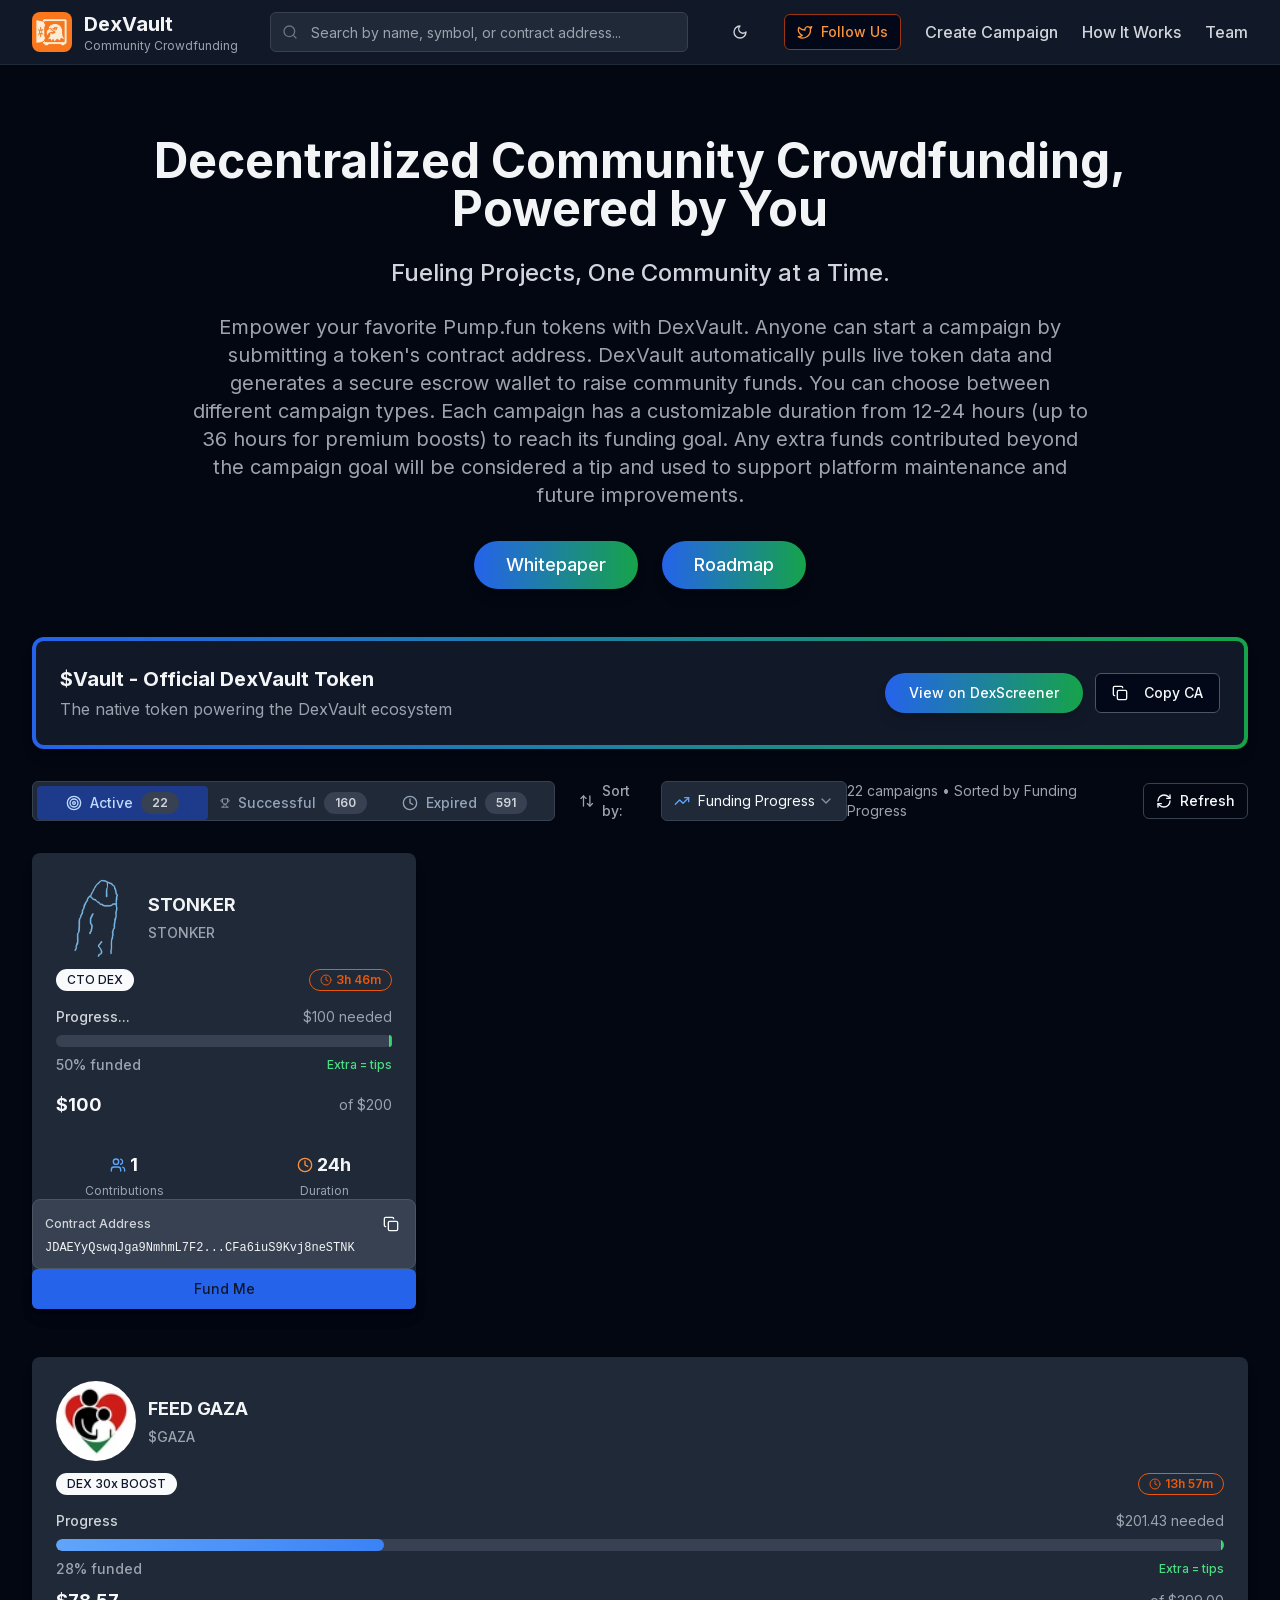
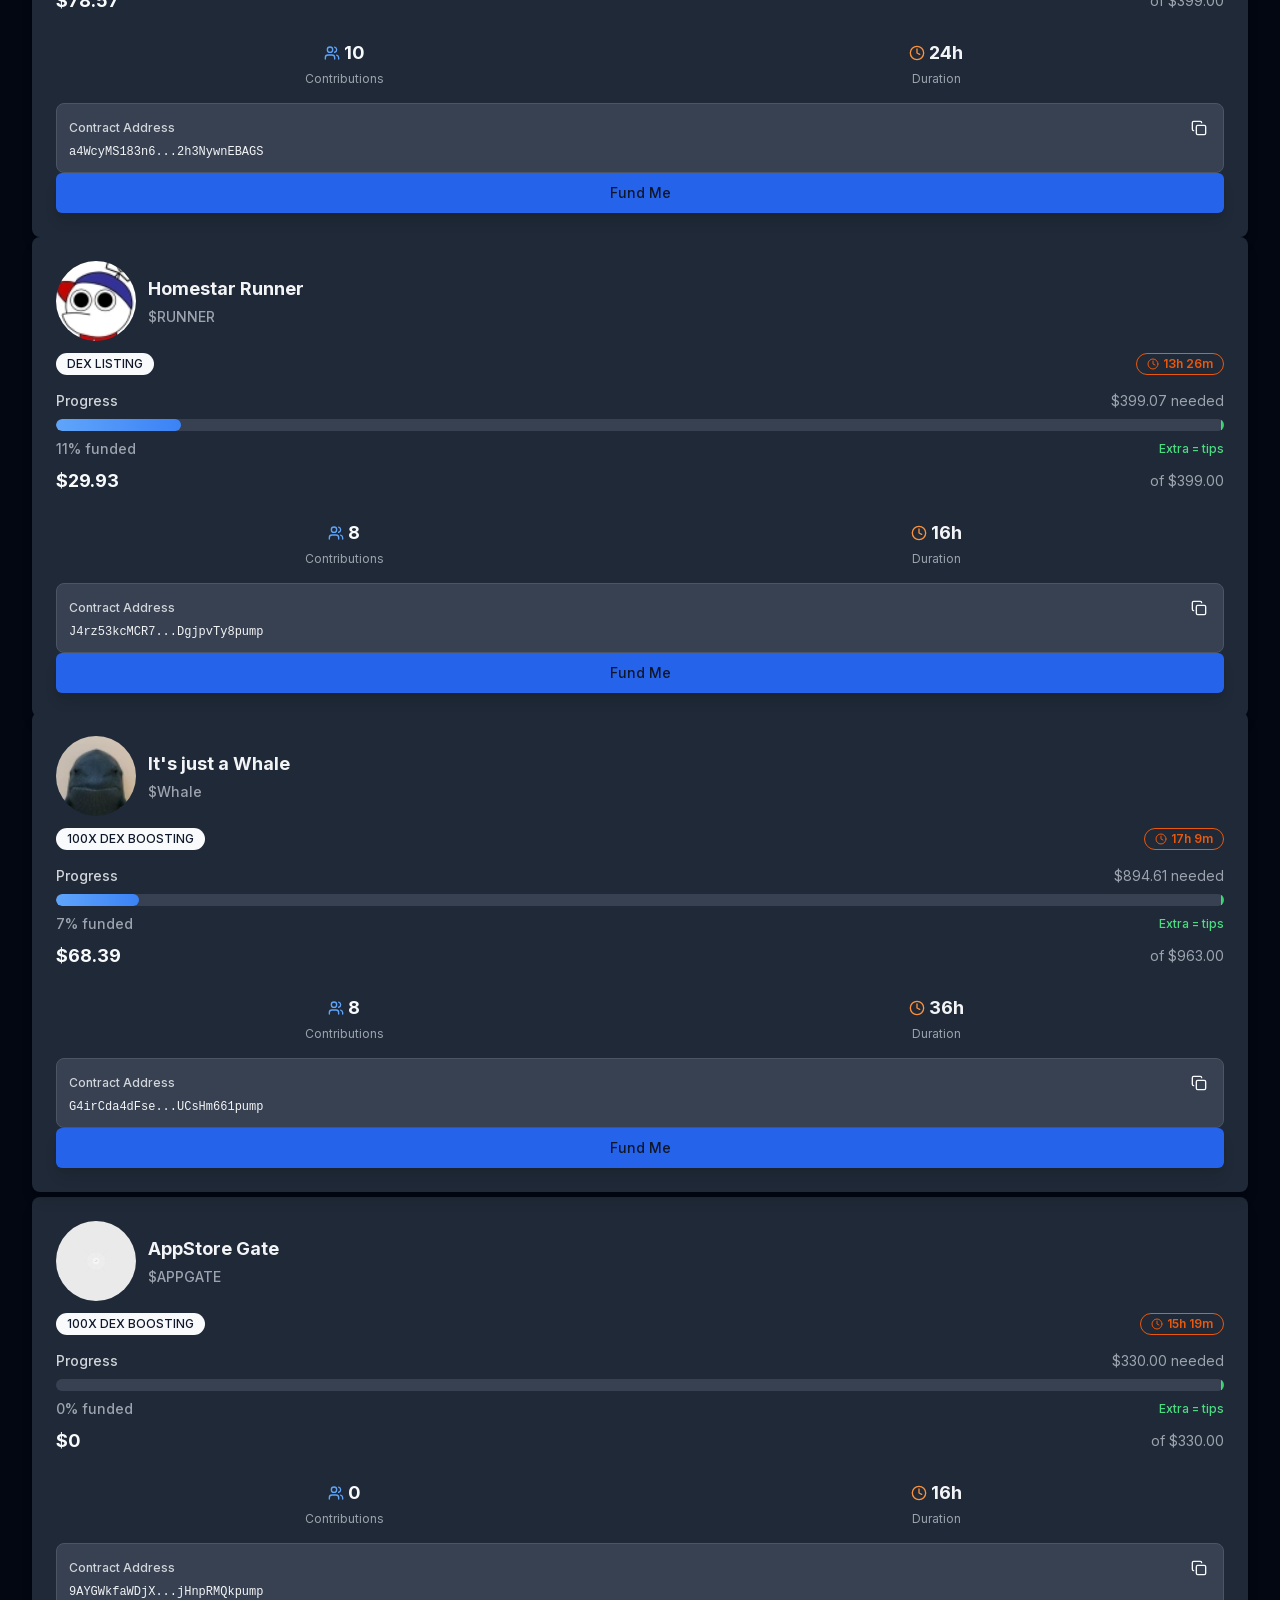
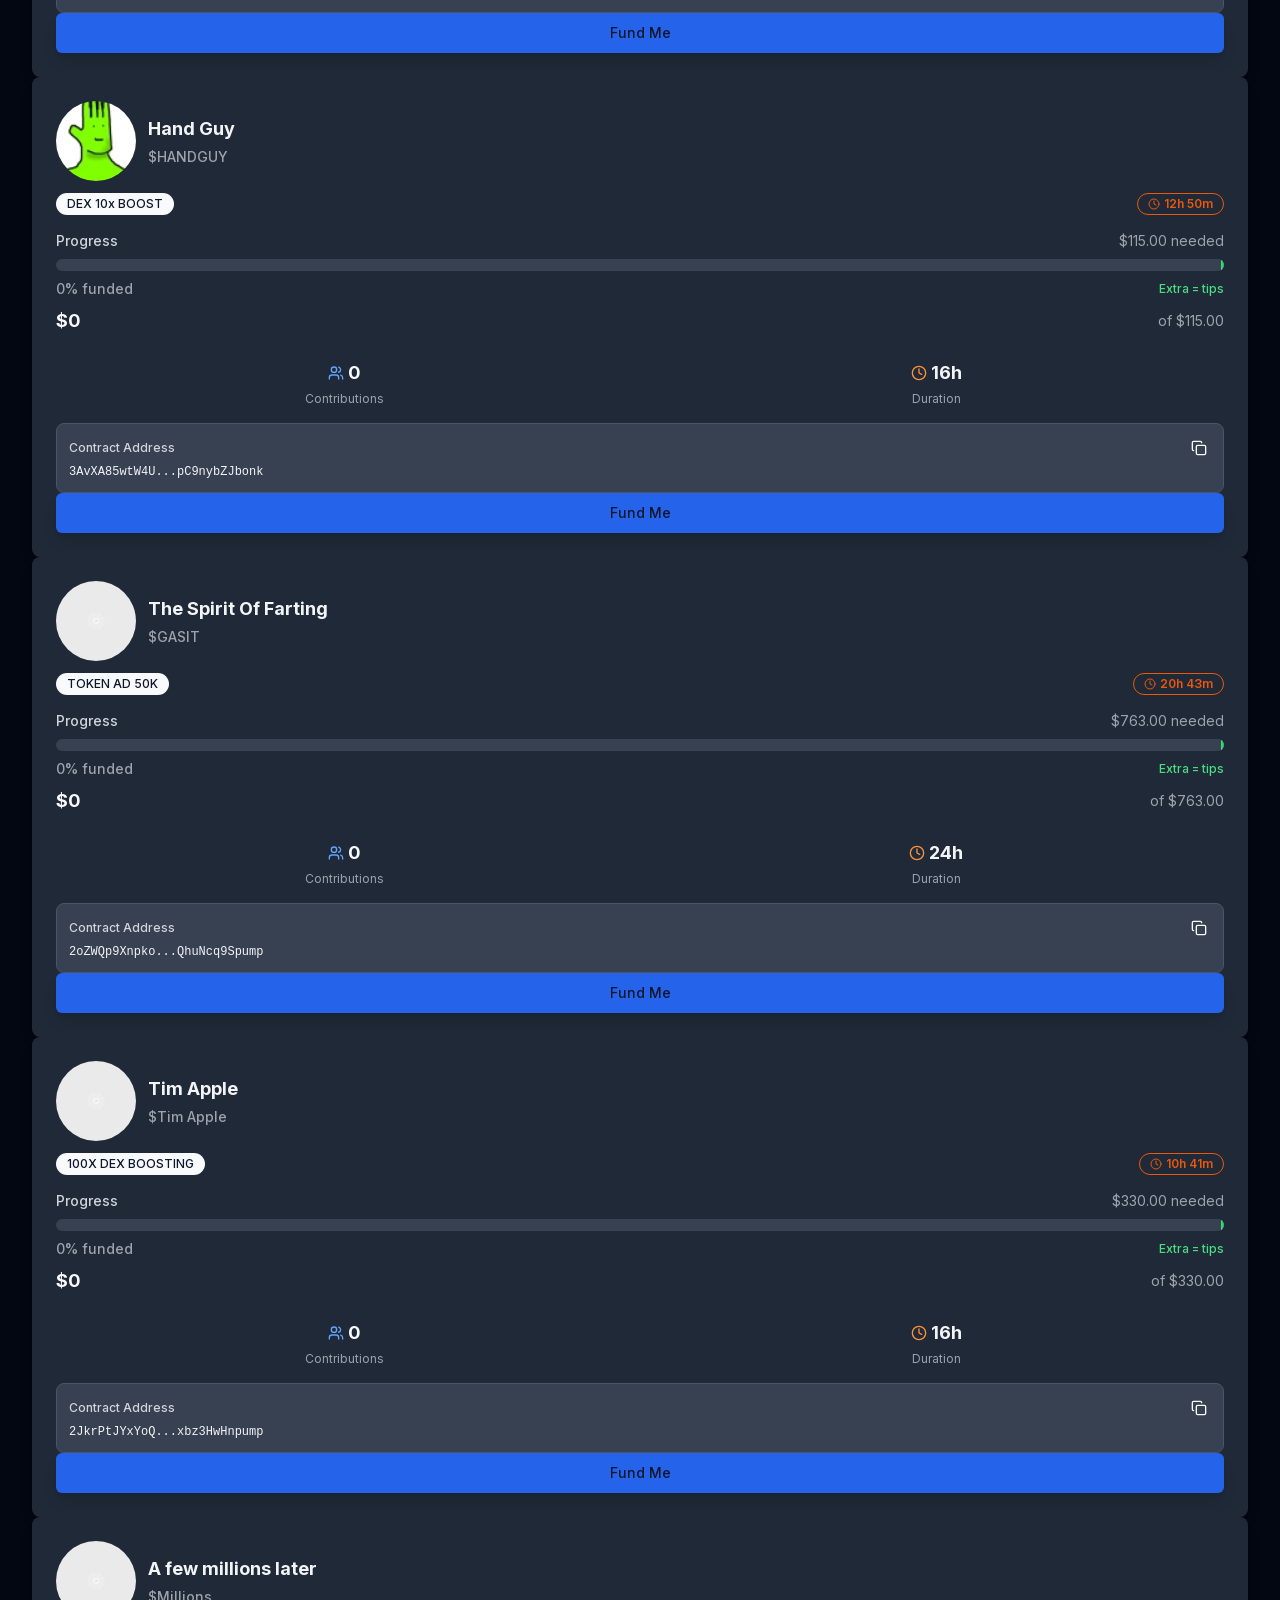
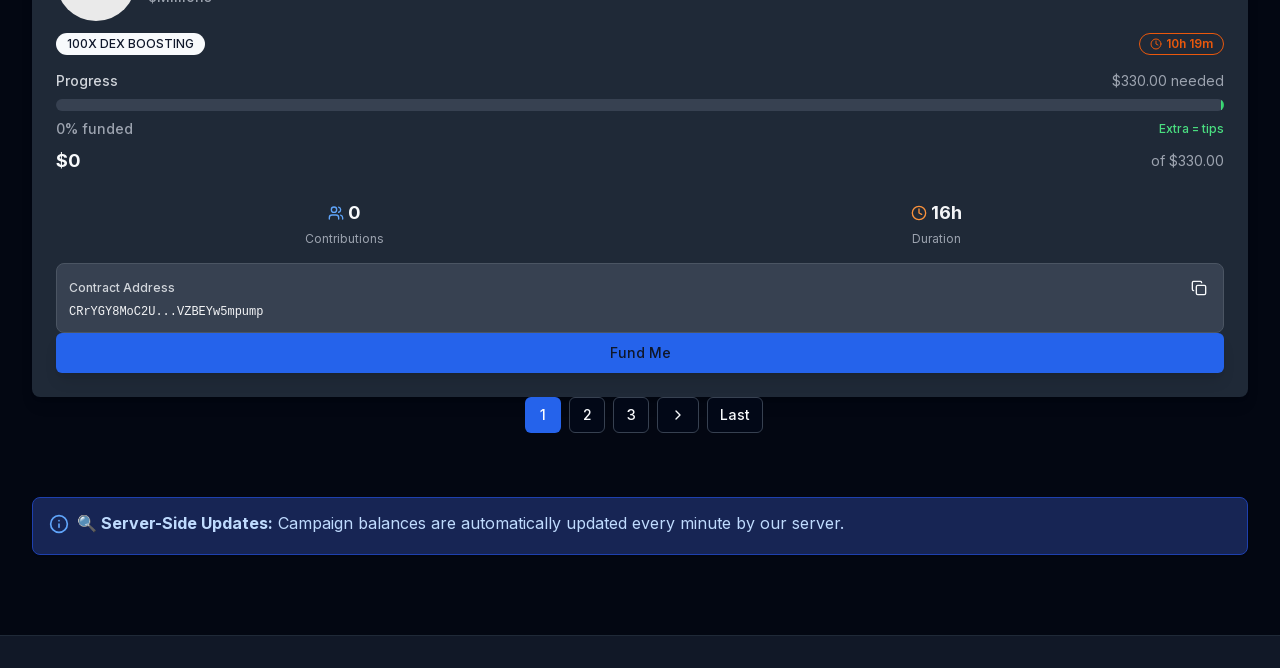
<file: index.html>
<!DOCTYPE html>
<html lang="en" class="dark" style="color-scheme: dark;" data-scrapbook-source="https://dexvault.xyz/"
    data-scrapbook-create="20250812164716162">

<head>
    <link rel="stylesheet" href="931b179cff3131dc.css" data-precedence="next">
    <link rel="stylesheet" href="58036a4daceeb73c.css" data-precedence="next">
    <link rel="icon" href="urn:scrapbook:download:error:https://dexvault.xyz/favicon.png" type="image/png">
    <meta charset="UTF-8">
    <meta name="viewport" content="width=device-width, initial-scale=1">
    <meta name="next-size-adjust" content="">
    <title>DexVault - Solana Memecoin Dexscreener Listings</title>
    <meta name="description" content="Community-driven platform to crowdfund Dexscreener listings for Solana memecoins">
    <meta name="generator" content="v0.dev">
    <script
        data-scrapbook-elem="custom-elements-loader">(function (names) { if (!customElements) { return; } for (const name of names) { customElements.define(name, class CustomElement extends HTMLElement { }); } })(["next-route-announcer"])</script>
</head>

<body class="__className_e8ce0c">
    <div class="min-h-screen bg-gray-50 dark:bg-gray-950 flex flex-col">
        <main class="flex-1"><!--$--><!--/$-->
            <div class="min-h-screen bg-gray-50 dark:bg-gray-950">
                <header
                    class="bg-white dark:bg-gray-900 border-b border-gray-200 dark:border-gray-800 sticky top-0 z-50 shadow-sm">
                    <div class="max-w-7xl mx-auto px-4 sm:px-6 lg:px-8">
                        <div class="flex justify-between items-center h-16"><a
                                class="flex items-center space-x-2 sm:space-x-3 flex-shrink-0" href="">
                                <div class="relative"><img alt="DexVault Logo" loading="lazy" width="32" height="32"
                                        decoding="async" data-nimg="1" class="h-8 w-8 sm:h-10 sm:w-10 rounded-lg"
                                        src="dexvault-new-logo.jpg" style="color: transparent;"></div>
                                <div class="hidden sm:block"><span
                                        class="text-lg sm:text-xl font-bold text-gray-900 dark:text-gray-100">DexVault</span>
                                    <div class="text-xs text-gray-500 dark:text-gray-400">Community Crowdfunding</div>
                                </div>
                                <div class="sm:hidden"><span
                                        class="text-lg font-bold text-gray-900 dark:text-gray-100">DexVault</span></div>
                            </a>
                            <div class="hidden lg:flex flex-1 max-w-md mx-8">
                                <form class="w-full">
                                    <div class="relative"><svg xmlns="http://www.w3.org/2000/svg" width="24" height="24"
                                            viewBox="0 0 24 24" fill="none" stroke="currentColor" stroke-width="2"
                                            stroke-linecap="round" stroke-linejoin="round"
                                            class="lucide lucide-search absolute left-3 top-1/2 transform -translate-y-1/2 h-4 w-4 text-gray-400 dark:text-gray-500">
                                            <circle cx="11" cy="11" r="8"></circle>
                                            <path d="m21 21-4.3-4.3"></path>
                                        </svg><input
                                            class="flex h-10 w-full rounded-md border bg-background px-3 py-2 ring-offset-background file:border-0 file:bg-transparent file:text-sm file:font-medium file:text-foreground placeholder:text-muted-foreground focus-visible:outline-none focus-visible:ring-2 focus-visible:ring-ring focus-visible:ring-offset-2 disabled:cursor-not-allowed disabled:opacity-50 md:text-sm pl-10 text-sm border-gray-300 dark:border-gray-700 focus:border-green-500 focus:ring-green-500 dark:bg-gray-800 dark:text-gray-100 dark:placeholder-gray-400"
                                            placeholder="Search by name, symbol, or contract address..." type="text"
                                            value=""></div>
                                </form>
                            </div>
                            <nav class="hidden lg:flex items-center space-x-6">
                                <div class="flex justify-center"><button
                                        class="inline-flex items-center justify-center gap-2 whitespace-nowrap rounded-md text-sm font-medium ring-offset-background transition-colors focus-visible:outline-none focus-visible:ring-2 focus-visible:ring-ring focus-visible:ring-offset-2 disabled:pointer-events-none disabled:opacity-50 [&amp;_svg]:pointer-events-none [&amp;_svg]:size-4 [&amp;_svg]:shrink-0 hover:text-accent-foreground h-10 w-10 text-gray-600 dark:text-gray-300 hover:bg-gray-100 dark:hover:bg-gray-800"
                                        aria-label="Toggle theme"><svg xmlns="http://www.w3.org/2000/svg" width="24"
                                            height="24" viewBox="0 0 24 24" fill="none" stroke="currentColor"
                                            stroke-width="2" stroke-linecap="round" stroke-linejoin="round"
                                            class="lucide lucide-moon h-5 w-5">
                                            <path d="M12 3a6 6 0 0 0 9 9 9 9 0 1 1-9-9Z"></path>
                                        </svg></button></div><a href="https://x.com/The_DexVault" target="_blank"
                                    rel="noopener noreferrer"
                                    class="inline-flex items-center justify-center gap-2 whitespace-nowrap text-sm font-medium ring-offset-background focus-visible:outline-none focus-visible:ring-2 focus-visible:ring-ring focus-visible:ring-offset-2 disabled:pointer-events-none disabled:opacity-50 [&amp;_svg]:pointer-events-none [&amp;_svg]:size-4 [&amp;_svg]:shrink-0 border bg-background h-9 rounded-md px-3 text-orange-600 dark:text-orange-400 border-orange-200 dark:border-orange-800 hover:bg-orange-50 dark:hover:bg-orange-900/30 hover:text-orange-700 dark:hover:text-orange-300 hover:border-orange-300 dark:hover:border-orange-700 transition-all duration-200 flex items-center gap-2"><svg
                                        xmlns="http://www.w3.org/2000/svg" width="24" height="24" viewBox="0 0 24 24"
                                        fill="none" stroke="currentColor" stroke-width="2" stroke-linecap="round"
                                        stroke-linejoin="round" class="lucide lucide-twitter h-4 w-4">
                                        <path
                                            d="M22 4s-.7 2.1-2 3.4c1.6 10-9.4 17.3-18 11.6 2.2.1 4.4-.6 6-2C3 15.5.5 9.6 3 5c2.2 2.6 5.6 4.1 9 4-.9-4.2 4-6.6 7-3.8 1.1 0 3-1.2 3-1.2z">
                                        </path>
                                    </svg>Follow Us</a><a
                                    class="text-gray-600 dark:text-gray-300 hover:text-gray-900 dark:hover:text-gray-100 font-medium transition-colors"
                                    href="https://dexvault.xyz/create-campaign">Create Campaign</a><a
                                    class="text-gray-600 dark:text-gray-300 hover:text-gray-900 dark:hover:text-gray-100 font-medium transition-colors"
                                    href="https://dexvault.xyz/how-it-works">How It Works</a><a
                                    class="text-gray-600 dark:text-gray-300 hover:text-gray-900 dark:hover:text-gray-100 font-medium transition-colors"
                                    href="https://dexvault.xyz/team">Team</a>
                            </nav>
                            <div class="flex lg:hidden items-center space-x-2"><button
                                    class="inline-flex items-center justify-center gap-2 whitespace-nowrap rounded-md text-sm font-medium ring-offset-background transition-colors focus-visible:outline-none focus-visible:ring-2 focus-visible:ring-ring focus-visible:ring-offset-2 disabled:pointer-events-none disabled:opacity-50 [&amp;_svg]:pointer-events-none [&amp;_svg]:size-4 [&amp;_svg]:shrink-0 hover:text-accent-foreground h-10 w-10 text-gray-600 dark:text-gray-300 hover:bg-gray-100 dark:hover:bg-gray-800"
                                    aria-label="Toggle search"><svg xmlns="http://www.w3.org/2000/svg" width="24"
                                        height="24" viewBox="0 0 24 24" fill="none" stroke="currentColor"
                                        stroke-width="2" stroke-linecap="round" stroke-linejoin="round"
                                        class="lucide lucide-search h-5 w-5">
                                        <circle cx="11" cy="11" r="8"></circle>
                                        <path d="m21 21-4.3-4.3"></path>
                                    </svg></button><button
                                    class="inline-flex items-center justify-center gap-2 whitespace-nowrap rounded-md text-sm font-medium ring-offset-background transition-colors focus-visible:outline-none focus-visible:ring-2 focus-visible:ring-ring focus-visible:ring-offset-2 disabled:pointer-events-none disabled:opacity-50 [&amp;_svg]:pointer-events-none [&amp;_svg]:size-4 [&amp;_svg]:shrink-0 hover:text-accent-foreground h-10 w-10 text-gray-600 dark:text-gray-300 hover:bg-gray-100 dark:hover:bg-gray-800"
                                    aria-label="Toggle theme"><svg xmlns="http://www.w3.org/2000/svg" width="24"
                                        height="24" viewBox="0 0 24 24" fill="none" stroke="currentColor"
                                        stroke-width="2" stroke-linecap="round" stroke-linejoin="round"
                                        class="lucide lucide-moon h-5 w-5">
                                        <path d="M12 3a6 6 0 0 0 9 9 9 9 0 1 1-9-9Z"></path>
                                    </svg></button><button
                                    class="inline-flex items-center justify-center gap-2 whitespace-nowrap rounded-md text-sm font-medium ring-offset-background transition-colors focus-visible:outline-none focus-visible:ring-2 focus-visible:ring-ring focus-visible:ring-offset-2 disabled:pointer-events-none disabled:opacity-50 [&amp;_svg]:pointer-events-none [&amp;_svg]:size-4 [&amp;_svg]:shrink-0 hover:text-accent-foreground h-10 w-10 text-gray-600 dark:text-gray-300 hover:bg-gray-100 dark:hover:bg-gray-800"
                                    aria-label="Toggle menu"><svg xmlns="http://www.w3.org/2000/svg" width="24"
                                        height="24" viewBox="0 0 24 24" fill="none" stroke="currentColor"
                                        stroke-width="2" stroke-linecap="round" stroke-linejoin="round"
                                        class="lucide lucide-menu h-5 w-5">
                                        <line x1="4" x2="20" y1="12" y2="12"></line>
                                        <line x1="4" x2="20" y1="6" y2="6"></line>
                                        <line x1="4" x2="20" y1="18" y2="18"></line>
                                    </svg></button></div>
                        </div>
                    </div>
                </header>
                <div class="max-w-7xl mx-auto px-4 sm:px-6 lg:px-8 py-12">
                    <div class="text-center mb-12">
                        <div class="flex justify-center items-center space-x-2 mb-6"></div>
                        <h1 class="text-3xl sm:text-4xl lg:text-5xl font-bold text-gray-900 dark:text-gray-100 mb-4 sm:mb-6 leading-tight"
                            style="opacity: 1; transform: none;">Decentralized Community Crowdfunding,<br>Powered by You
                        </h1>
                        <h2 class="text-xl sm:text-2xl text-gray-700 dark:text-gray-300 mb-6 font-medium"
                            style="opacity: 1; transform: none;">Fueling Projects, One Community at a Time.</h2>
                        <p class="text-lg sm:text-xl text-gray-600 dark:text-gray-400 max-w-4xl mx-auto leading-relaxed px-4 sm:px-0"
                            style="opacity: 1; transform: none;">Empower your favorite Pump.fun tokens with DexVault.
                            Anyone can start a campaign by submitting a token's contract address. DexVault automatically
                            pulls live token data and generates a secure escrow wallet to raise community funds. You can
                            choose between different campaign types. Each campaign has a customizable duration from
                            12-24 hours (up to 36 hours for premium boosts) to reach its funding goal. Any extra funds
                            contributed beyond the campaign goal will be considered a tip and used to support platform
                            maintenance and future improvements.</p>
                        <div class="mt-8" style="opacity: 1; transform: none;">
                            <div class="flex flex-col sm:flex-row items-center justify-center gap-4 sm:gap-6"><a
                                    href="https://dexvault.xyz/whitepaper"
                                    class="inline-flex items-center justify-center gap-2 whitespace-nowrap ring-offset-background focus-visible:outline-none focus-visible:ring-2 focus-visible:ring-ring focus-visible:ring-offset-2 disabled:pointer-events-none disabled:opacity-50 [&amp;_svg]:pointer-events-none [&amp;_svg]:size-4 [&amp;_svg]:shrink-0 bg-primary hover:bg-primary/90 h-10 bg-gradient-to-r from-blue-600 to-green-600 hover:from-blue-700 hover:to-green-700 text-white font-medium px-8 py-6 rounded-full text-lg shadow-lg hover:shadow-xl transition-all">Whitepaper</a><a
                                    href="https://dexvault.xyz/roadmap"
                                    class="inline-flex items-center justify-center gap-2 whitespace-nowrap ring-offset-background focus-visible:outline-none focus-visible:ring-2 focus-visible:ring-ring focus-visible:ring-offset-2 disabled:pointer-events-none disabled:opacity-50 [&amp;_svg]:pointer-events-none [&amp;_svg]:size-4 [&amp;_svg]:shrink-0 bg-primary hover:bg-primary/90 h-10 bg-gradient-to-r from-blue-600 to-green-600 hover:from-blue-700 hover:to-green-700 text-white font-medium px-8 py-6 rounded-full text-lg shadow-lg hover:shadow-xl transition-all">Roadmap</a>
                            </div>
                        </div>
                    </div>
                    <div class="mt-12 mb-8" style="opacity: 1; transform: none;">
                        <div class="bg-gradient-to-r from-blue-600 to-green-600 p-1 rounded-xl shadow-lg">
                            <div class="bg-white dark:bg-gray-900 rounded-lg p-6">
                                <div
                                    class="flex flex-col md:flex-row items-center justify-between space-y-4 md:space-y-0">
                                    <div class="flex items-center">
                                        <div>
                                            <h3 class="text-xl font-bold text-gray-900 dark:text-gray-100 mb-1">$Vault -
                                                Official DexVault Token</h3>
                                            <p class="text-gray-600 dark:text-gray-400">The native token powering the
                                                DexVault ecosystem</p>
                                        </div>
                                    </div>
                                    <div
                                        class="flex flex-col sm:flex-row items-center space-y-2 sm:space-y-0 sm:space-x-3">
                                        <a href="https://dexscreener.com/solana/68JeGpcRoU4P1e6q3yzoAusdfBnbzkw3JFMq6UDTpump"
                                            target="_blank" rel="noopener noreferrer"
                                            class="inline-flex items-center justify-center gap-2 whitespace-nowrap text-sm ring-offset-background focus-visible:outline-none focus-visible:ring-2 focus-visible:ring-ring focus-visible:ring-offset-2 disabled:pointer-events-none disabled:opacity-50 [&amp;_svg]:pointer-events-none [&amp;_svg]:size-4 [&amp;_svg]:shrink-0 bg-primary hover:bg-primary/90 h-10 bg-gradient-to-r from-blue-600 to-green-600 hover:from-blue-700 hover:to-green-700 text-white font-medium px-6 py-2 rounded-full shadow-lg hover:shadow-xl transition-all">View
                                            on DexScreener</a><button
                                            class="inline-flex items-center justify-center gap-2 whitespace-nowrap rounded-md text-sm font-medium ring-offset-background transition-colors focus-visible:outline-none focus-visible:ring-2 focus-visible:ring-ring focus-visible:ring-offset-2 disabled:pointer-events-none disabled:opacity-50 [&amp;_svg]:pointer-events-none [&amp;_svg]:size-4 [&amp;_svg]:shrink-0 border bg-background hover:text-accent-foreground h-10 border-gray-300 dark:border-gray-600 hover:bg-gray-50 dark:hover:bg-gray-800 px-4 py-2"><svg
                                                xmlns="http://www.w3.org/2000/svg" width="24" height="24"
                                                viewBox="0 0 24 24" fill="none" stroke="currentColor" stroke-width="2"
                                                stroke-linecap="round" stroke-linejoin="round"
                                                class="lucide lucide-copy h-4 w-4 mr-2">
                                                <rect width="14" height="14" x="8" y="8" rx="2" ry="2"></rect>
                                                <path d="M4 16c-1.1 0-2-.9-2-2V4c0-1.1.9-2 2-2h10c1.1 0 2 .9 2 2">
                                                </path>
                                            </svg>Copy CA</button>
                                    </div>
                                </div>
                            </div>
                        </div>
                    </div>
                    <div style="opacity: 1; transform: none;">
                        <div dir="ltr" data-orientation="horizontal" class="w-full">
                            <div
                                class="flex flex-col lg:flex-row lg:items-center justify-between mb-8 space-y-4 lg:space-y-0">
                                <div
                                    class="flex flex-col sm:flex-row sm:items-center space-y-4 sm:space-y-0 sm:space-x-6">
                                    <div role="tablist" aria-orientation="horizontal"
                                        class="h-10 items-center justify-center rounded-md p-1 text-muted-foreground grid w-full sm:w-fit grid-cols-3 bg-white dark:bg-gray-800 border border-gray-200 dark:border-gray-700 shadow-sm"
                                        tabindex="0" data-orientation="horizontal" style="outline: none;"><button
                                            type="button" role="tab" aria-selected="true"
                                            aria-controls="radix-«r3»-content-active" data-state="active"
                                            id="radix-«r3»-trigger-active"
                                            class="justify-center whitespace-nowrap rounded-sm px-3 py-1.5 font-medium ring-offset-background transition-all focus-visible:outline-none focus-visible:ring-2 focus-visible:ring-ring focus-visible:ring-offset-2 disabled:pointer-events-none disabled:opacity-50 data-[state=active]:shadow-sm flex items-center space-x-1 sm:space-x-2 data-[state=active]:bg-blue-50 dark:data-[state=active]:bg-blue-900 data-[state=active]:text-blue-700 dark:data-[state=active]:text-blue-200 text-xs sm:text-sm"
                                            tabindex="-1" data-orientation="horizontal"
                                            data-radix-collection-item=""><svg xmlns="http://www.w3.org/2000/svg"
                                                width="24" height="24" viewBox="0 0 24 24" fill="none"
                                                stroke="currentColor" stroke-width="2" stroke-linecap="round"
                                                stroke-linejoin="round"
                                                class="lucide lucide-target h-3 w-3 sm:h-4 sm:w-4">
                                                <circle cx="12" cy="12" r="10"></circle>
                                                <circle cx="12" cy="12" r="6"></circle>
                                                <circle cx="12" cy="12" r="2"></circle>
                                            </svg><span class="hidden sm:inline">Active</span><span
                                                class="sm:hidden">Act</span>
                                            <div
                                                class="inline-flex items-center rounded-full border px-2.5 py-0.5 font-semibold transition-colors focus:outline-none focus:ring-2 focus:ring-ring focus:ring-offset-2 border-transparent hover:bg-secondary/80 ml-1 bg-gray-100 dark:bg-gray-700 text-gray-600 dark:text-gray-300 text-xs">
                                                22</div>
                                        </button><button type="button" role="tab" aria-selected="false"
                                            aria-controls="radix-«r3»-content-completed" data-state="inactive"
                                            id="radix-«r3»-trigger-completed"
                                            class="justify-center whitespace-nowrap rounded-sm px-3 py-1.5 font-medium ring-offset-background transition-all focus-visible:outline-none focus-visible:ring-2 focus-visible:ring-ring focus-visible:ring-offset-2 disabled:pointer-events-none disabled:opacity-50 data-[state=active]:shadow-sm flex items-center space-x-1 sm:space-x-2 data-[state=active]:bg-green-50 dark:data-[state=active]:bg-green-900 data-[state=active]:text-green-700 dark:data-[state=active]:text-green-200 text-xs sm:text-sm"
                                            tabindex="-1" data-orientation="horizontal"
                                            data-radix-collection-item=""><svg xmlns="http://www.w3.org/2000/svg"
                                                width="24" height="24" viewBox="0 0 24 24" fill="none"
                                                stroke="currentColor" stroke-width="2" stroke-linecap="round"
                                                stroke-linejoin="round"
                                                class="lucide lucide-trophy h-3 w-3 sm:h-4 sm:w-4">
                                                <path d="M6 9H4.5a2.5 2.5 0 0 1 0-5H6"></path>
                                                <path d="M18 9h1.5a2.5 2.5 0 0 0 0-5H18"></path>
                                                <path d="M4 22h16"></path>
                                                <path d="M10 14.66V17c0 .55-.47.98-.97 1.21C7.85 18.75 7 20.24 7 22">
                                                </path>
                                                <path d="M14 14.66V17c0 .55.47.98.97 1.21C16.15 18.75 17 20.24 17 22">
                                                </path>
                                                <path d="M18 2H6v7a6 6 0 0 0 12 0V2Z"></path>
                                            </svg><span class="hidden sm:inline">Successful</span><span
                                                class="sm:hidden">Succ</span>
                                            <div
                                                class="inline-flex items-center rounded-full border px-2.5 py-0.5 font-semibold transition-colors focus:outline-none focus:ring-2 focus:ring-ring focus:ring-offset-2 border-transparent hover:bg-secondary/80 ml-1 bg-gray-100 dark:bg-gray-700 text-gray-600 dark:text-gray-300 text-xs">
                                                160</div>
                                        </button><button type="button" role="tab" aria-selected="false"
                                            aria-controls="radix-«r3»-content-expired" data-state="inactive"
                                            id="radix-«r3»-trigger-expired"
                                            class="justify-center whitespace-nowrap rounded-sm px-3 py-1.5 font-medium ring-offset-background transition-all focus-visible:outline-none focus-visible:ring-2 focus-visible:ring-ring focus-visible:ring-offset-2 disabled:pointer-events-none disabled:opacity-50 data-[state=active]:shadow-sm flex items-center space-x-1 sm:space-x-2 data-[state=active]:bg-red-50 dark:data-[state=active]:bg-red-900 data-[state=active]:text-red-700 dark:data-[state=active]:text-red-200 text-xs sm:text-sm"
                                            tabindex="-1" data-orientation="horizontal"
                                            data-radix-collection-item=""><svg xmlns="http://www.w3.org/2000/svg"
                                                width="24" height="24" viewBox="0 0 24 24" fill="none"
                                                stroke="currentColor" stroke-width="2" stroke-linecap="round"
                                                stroke-linejoin="round"
                                                class="lucide lucide-clock h-3 w-3 sm:h-4 sm:w-4">
                                                <circle cx="12" cy="12" r="10"></circle>
                                                <polyline points="12 6 12 12 16 14"></polyline>
                                            </svg><span class="hidden sm:inline">Expired</span><span
                                                class="sm:hidden">Exp</span>
                                            <div
                                                class="inline-flex items-center rounded-full border px-2.5 py-0.5 font-semibold transition-colors focus:outline-none focus:ring-2 focus:ring-ring focus:ring-offset-2 border-transparent hover:bg-secondary/80 ml-1 bg-gray-100 dark:bg-gray-700 text-gray-600 dark:text-gray-300 text-xs">
                                                591</div>
                                        </button></div>
                                    <div class="flex items-center space-x-2"><svg xmlns="http://www.w3.org/2000/svg"
                                            width="24" height="24" viewBox="0 0 24 24" fill="none" stroke="currentColor"
                                            stroke-width="2" stroke-linecap="round" stroke-linejoin="round"
                                            class="lucide lucide-arrow-up-down h-4 w-4 text-gray-500 dark:text-gray-400">
                                            <path d="m21 16-4 4-4-4"></path>
                                            <path d="M17 20V4"></path>
                                            <path d="m3 8 4-4 4 4"></path>
                                            <path d="M7 4v16"></path>
                                        </svg><span
                                            class="text-sm text-gray-600 dark:text-gray-400 font-medium hidden sm:inline">Sort
                                            by:</span><button type="button" role="combobox" aria-controls="radix-«r7»"
                                            aria-expanded="false" aria-autocomplete="none" dir="ltr" data-state="closed"
                                            class="flex h-10 items-center justify-between rounded-md border px-3 py-2 text-sm ring-offset-background placeholder:text-muted-foreground focus:outline-none focus:ring-2 focus:ring-ring focus:ring-offset-2 disabled:cursor-not-allowed disabled:opacity-50 [&amp;&gt;span]:line-clamp-1 w-full sm:w-48 bg-white dark:bg-gray-800 border-gray-200 dark:border-gray-700"><span
                                                style="pointer-events: none;">
                                                <div class="flex items-center space-x-2"><svg
                                                        xmlns="http://www.w3.org/2000/svg" width="24" height="24"
                                                        viewBox="0 0 24 24" fill="none" stroke="currentColor"
                                                        stroke-width="2" stroke-linecap="round" stroke-linejoin="round"
                                                        class="lucide lucide-trending-up h-4 w-4 text-blue-600 dark:text-blue-400">
                                                        <polyline points="22 7 13.5 15.5 8.5 10.5 2 17"></polyline>
                                                        <polyline points="16 7 22 7 22 13"></polyline>
                                                    </svg><span>Funding Progress</span></div>
                                            </span><svg xmlns="http://www.w3.org/2000/svg" width="24" height="24"
                                                viewBox="0 0 24 24" fill="none" stroke="currentColor" stroke-width="2"
                                                stroke-linecap="round" stroke-linejoin="round"
                                                class="lucide lucide-chevron-down h-4 w-4 opacity-50"
                                                aria-hidden="true">
                                                <path d="m6 9 6 6 6-6"></path>
                                            </svg></button></div>
                                </div>
                                <div
                                    class="flex flex-col sm:flex-row items-start sm:items-center space-y-2 sm:space-y-0 sm:space-x-4">
                                    <p class="text-sm text-gray-600 dark:text-gray-400 order-2 sm:order-1"
                                        style="opacity: 1;"><span class="hidden sm:inline">22 campaigns • Sorted by
                                            Funding Progress</span><span class="sm:hidden">22 campaigns</span></p>
                                    <button
                                        class="justify-center whitespace-nowrap text-sm font-medium ring-offset-background transition-colors focus-visible:outline-none focus-visible:ring-2 focus-visible:ring-ring focus-visible:ring-offset-2 disabled:pointer-events-none disabled:opacity-50 [&amp;_svg]:pointer-events-none [&amp;_svg]:size-4 [&amp;_svg]:shrink-0 border hover:text-accent-foreground h-9 rounded-md px-3 flex items-center gap-2 border-gray-200 dark:border-gray-700 hover:bg-gray-50 dark:hover:bg-gray-800 order-1 sm:order-2 bg-transparent"><svg
                                            xmlns="http://www.w3.org/2000/svg" width="24" height="24"
                                            viewBox="0 0 24 24" fill="none" stroke="currentColor" stroke-width="2"
                                            stroke-linecap="round" stroke-linejoin="round"
                                            class="lucide lucide-refresh-cw h-4 w-4">
                                            <path d="M3 12a9 9 0 0 1 9-9 9.75 9.75 0 0 1 6.74 2.74L21 8"></path>
                                            <path d="M21 3v5h-5"></path>
                                            <path d="M21 12a9 9 0 0 1-9 9 9.75 9.75 0 0 1-6.74-2.74L3 16"></path>
                                            <path d="M8 16H3v5"></path>
                                        </svg><span class="hidden sm:inline">Refresh</span></button>
                                </div>
                            </div>
                            <div data-state="active" data-orientation="horizontal" role="tabpanel"
                                aria-labelledby="radix-«r3»-trigger-active" id="radix-«r3»-content-active" tabindex="0"
                                class="ring-offset-background focus-visible:outline-none focus-visible:ring-2 focus-visible:ring-ring focus-visible:ring-offset-2 mt-0"
                                style="">
                                <div class="grid grid-cols-1 sm:grid-cols-2 lg:grid-cols-3 gap-4 sm:gap-6 lg:gap-8 mb-8 sm:mb-12"
                                    style="opacity: 1;">
                                    <div class="h-full" style="opacity: 1; transform: none;">
                                        <div
                                            class="rounded-lg text-card-foreground h-full transition-all duration-300 border-0 bg-white dark:bg-gray-800 shadow-lg hover:shadow-2xl group">
                                            <div class="flex flex-col space-y-1.5 p-6 pb-3">
                                                <div class="flex items-center space-x-3">
                                                    <div class="relative"><img alt="8 logo" loading="lazy"
                                                            width="80" height="80" decoding="async" data-nimg="1"
                                                            class="rounded-full w-20 h-20 object-cover"
                                                            src="SON.png"
                                                            style="color: transparent;"></div>
                                                    <div class="flex-1 min-w-0">
                                                        <div class="flex items-center space-x-2 mb-1">
                                                            <h3
                                                                class="font-bold text-lg text-gray-900 dark:text-gray-100 truncate">
                                                        STONKER </h3>
                                                        </div>
                                                        <div
                                                            class="text-sm text-gray-600 dark:text-gray-400 font-medium">
                                                            STONKER</div>
                                                    </div>
                                                </div>
                                            </div>
                                            <div class="p-6 pt-0 space-y-4">
                                                <div class="flex items-center justify-between">
                                                    <div
                                                        class="inline-flex items-center rounded-full border px-2.5 py-0.5 text-xs transition-colors focus:outline-none focus:ring-2 focus:ring-ring focus:ring-offset-2 border-transparent bg-primary text-primary-foreground hover:bg-primary/80 font-medium">
                                                        CTO DEX </div>
                                                    <div class="flex items-center space-x-1">
                                                        <div
                                                            class="inline-flex items-center rounded-full border px-2.5 py-0.5 text-xs font-semibold transition-colors focus:outline-none focus:ring-2 focus:ring-ring focus:ring-offset-2 text-orange-600 border-orange-600">
                                                            <svg xmlns="http://www.w3.org/2000/svg" width="24"
                                                                height="24" viewBox="0 0 24 24" fill="none"
                                                                stroke="currentColor" stroke-width="2"
                                                                stroke-linecap="round" stroke-linejoin="round"
                                                                class="lucide lucide-clock h-3 w-3 mr-1">
                                                                <circle cx="12" cy="12" r="10"></circle>
                                                                <polyline points="12 6 12 12 16 14"></polyline>
                                                            </svg>3h 46m
                                                        </div>
                                                    </div>
                                                </div>
                                                <div class="space-y-2">
                                                    <div class="flex justify-between items-center"><span
                                                            class="text-sm font-medium text-gray-700 dark:text-gray-300">Progress...</span><span
                                                            class="text-sm text-gray-500 dark:text-gray-400">$100
                                                            needed</span></div>
                                                    <div class="space-y-2 ">
                                                        <div class="relative" style="opacity: 1; transform: none;">
                                                           <div class="w-full bg-gray-200 dark:bg-gray-700 rounded-full h-3 overflow-hidden relative">
    <div class="h-full bg-gradient-to-r from-blue-500 to-blue-600 dark:from-blue-400 dark:to-blue-500 rounded-full"
        style="width: 0%;"></div>
</div>
                                                                <div class="absolute top-0 h-full bg-gradient-to-r from-green-500 to-green-600 dark:from-green-400 dark:to-green-500 rounded-r-full"
                                                                    style="width: 3px; right: 0px; opacity: 1;"></div>
                                                            </div>
                                                        </div>
                                                        <div class="flex justify-between items-center text-sm text-gray-600 dark:text-gray-400"
                                                            style="opacity: 1;">
                                                            <div class="flex items-center space-x-2"><span
                                                                    class="font-medium">50% funded</span></div>
                                                            <div class="flex items-center space-x-2"><span
                                                                    class="text-xs text-green-600 dark:text-green-400 font-medium"
                                                                    style="opacity: 1;">Extra = tips</span></div>
                                                        </div>
                                                    </div>
                                                    <div class="flex justify-between items-center"><span
                                                            class="text-lg font-bold text-gray-900 dark:text-gray-100"
                                                            style="color: currentcolor; transform: none;">$100</span><span
                                                            class="text-sm text-gray-500 dark:text-gray-400">of
                                                            $200</span></div>
                                                </div>
                                                <div class="grid grid-cols-2 gap-4 pt-2">
                                                    <div class="text-center">
                                                        <div class="flex items-center justify-center space-x-1 mb-1">
                                                            <svg xmlns="http://www.w3.org/2000/svg" width="24"
                                                                height="24" viewBox="0 0 24 24" fill="none"
                                                                stroke="currentColor" stroke-width="2"
                                                                stroke-linecap="round" stroke-linejoin="round"
                                                                class="lucide lucide-users h-4 w-4 text-blue-600 dark:text-blue-400">
                                                                <path d="M16 21v-2a4 4 0 0 0-4-4H6a4 4 0 0 0-4 4v2">
                                                                </path>
                                                                <circle cx="9" cy="7" r="4"></circle>
                                                                <path d="M22 21v-2a4 4 0 0 0-3-3.87"></path>
                                                                <path d="M16 3.13a4 4 0 0 1 0 7.75"></path>
                                                            </svg><span
                                                                class="text-lg font-bold text-gray-900 dark:text-gray-100"
                                                                style="color: currentcolor; transform: none;">1</span>
                                                        </div>
                                                        <p class="text-xs text-gray-500 dark:text-gray-400">
                                                            Contributions</p>
                                                    </div>
                                                    <div class="text-center">
                                                        <div class="flex items-center justify-center space-x-1 mb-1">
                                                            <svg xmlns="http://www.w3.org/2000/svg" width="24"
                                                                height="24" viewBox="0 0 24 24" fill="none"
                                                                stroke="currentColor" stroke-width="2"
                                                                stroke-linecap="round" stroke-linejoin="round"
                                                                class="lucide lucide-clock h-4 w-4 text-orange-600 dark:text-orange-400">
                                                                <circle cx="12" cy="12" r="10"></circle>
                                                                <polyline points="12 6 12 12 16 14"></polyline>
                                                            </svg><span
                                                                class="text-lg font-bold text-gray-900 dark:text-gray-100">24h</span>
                                                        </div>
                                                        <p class="text-xs text-gray-500 dark:text-gray-400">Duration</p>
                                                    </div>
                                                </div>
                                                <div
                                                    class="bg-gray-50 dark:bg-gray-700 p-3 rounded-lg border border-gray-200 dark:border-gray-600">
                                                    <div class="flex justify-between items-center mb-1"><span
                                                            class="text-xs font-medium text-gray-700 dark:text-gray-300">Contract
                                                            Address</span><button
                                                            class="inline-flex items-center justify-center gap-2 whitespace-nowrap text-sm font-medium ring-offset-background transition-colors focus-visible:outline-none focus-visible:ring-2 focus-visible:ring-ring focus-visible:ring-offset-2 disabled:pointer-events-none disabled:opacity-50 [&amp;_svg]:pointer-events-none [&amp;_svg]:size-4 [&amp;_svg]:shrink-0 hover:text-accent-foreground rounded-md h-6 w-6 p-0 hover:bg-gray-200 dark:hover:bg-gray-600"><svg
                                                                xmlns="http://www.w3.org/2000/svg" width="24"
                                                                height="24" viewBox="0 0 24 24" fill="none"
                                                                stroke="currentColor" stroke-width="2"
                                                                stroke-linecap="round" stroke-linejoin="round"
                                                                class="lucide lucide-copy h-3 w-3">
                                                                <rect width="14" height="14" x="8" y="8" rx="2" ry="2">
                                                                </rect>
                                                                <path
                                                                    d="M4 16c-1.1 0-2-.9-2-2V4c0-1.1.9-2 2-2h10c1.1 0 2 .9 2 2">
                                                                </path>
                                                            </svg></button></div>
                                                    <p
                                                        class="text-xs font-mono text-gray-900 dark:text-gray-100 break-all">
                                                       JDAEYyQswqJga9NmhmL7F2...CFa6iuS9Kvj8neSTNK</p>
                                                </div><a
                                                    href="more/index.html">
                                                    <div tabindex="0"><button
                                                            class="inline-flex items-center justify-center gap-2 whitespace-nowrap rounded-md text-sm ring-offset-background focus-visible:outline-none focus-visible:ring-2 focus-visible:ring-ring focus-visible:ring-offset-2 disabled:pointer-events-none disabled:opacity-50 [&amp;_svg]:pointer-events-none [&amp;_svg]:size-4 [&amp;_svg]:shrink-0 text-primary-foreground px-4 py-2 w-full font-medium transition-all duration-200 h-10 bg-blue-600 hover:bg-blue-700 shadow-lg hover:shadow-xl">Fund
                                                            Me</button></div>
                                                </a>
                                            </div>
                                        </div>
                                    </div>
                                    <div class="h-full" style="opacity: 1; transform: none;">
                                        <div
                                            class="rounded-lg text-card-foreground h-full transition-all duration-300 border-0 bg-white dark:bg-gray-800 shadow-lg hover:shadow-2xl group">
                                            <div class="flex flex-col space-y-1.5 p-6 pb-3">
                                                <div class="flex items-center space-x-3">
                                                    <div class="relative"><img alt="FEED GAZA logo" loading="lazy"
                                                            width="80" height="80" decoding="async" data-nimg="1"
                                                            class="rounded-full w-20 h-20 object-cover"
                                                            src="a4WcyMS183n6anrtQ5r9i4YVX2VuT7b2h3NywnEBAGS.png"
                                                            style="color: transparent;"></div>
                                                    <div class="flex-1 min-w-0">
                                                        <div class="flex items-center space-x-2 mb-1">
                                                            <h3
                                                                class="font-bold text-lg text-gray-900 dark:text-gray-100 truncate">
                                                                FEED GAZA</h3>
                                                        </div>
                                                        <div
                                                            class="text-sm text-gray-600 dark:text-gray-400 font-medium">
                                                            $GAZA</div>
                                                    </div>
                                                </div>
                                            </div>
                                            <div class="p-6 pt-0 space-y-4">
                                                <div class="flex items-center justify-between">
                                                    <div
                                                        class="inline-flex items-center rounded-full border px-2.5 py-0.5 text-xs transition-colors focus:outline-none focus:ring-2 focus:ring-ring focus:ring-offset-2 border-transparent bg-primary text-primary-foreground hover:bg-primary/80 font-medium">
                                                        DEX 30x BOOST</div>
                                                    <div class="flex items-center space-x-1">
                                                        <div
                                                            class="inline-flex items-center rounded-full border px-2.5 py-0.5 text-xs font-semibold transition-colors focus:outline-none focus:ring-2 focus:ring-ring focus:ring-offset-2 text-orange-600 border-orange-600">
                                                            <svg xmlns="http://www.w3.org/2000/svg" width="24"
                                                                height="24" viewBox="0 0 24 24" fill="none"
                                                                stroke="currentColor" stroke-width="2"
                                                                stroke-linecap="round" stroke-linejoin="round"
                                                                class="lucide lucide-clock h-3 w-3 mr-1">
                                                                <circle cx="12" cy="12" r="10"></circle>
                                                                <polyline points="12 6 12 12 16 14"></polyline>
                                                            </svg>13h 57m
                                                        </div>
                                                    </div>
                                                </div>
                                                <div class="space-y-2">
                                                    <div class="flex justify-between items-center"><span
                                                            class="text-sm font-medium text-gray-700 dark:text-gray-300">Progress</span><span
                                                            class="text-sm text-gray-500 dark:text-gray-400">$201.43
                                                            needed</span></div>
                                                    <div class="space-y-2 ">
                                                        <div class="relative" style="opacity: 1; transform: none;">
                                                            <div
                                                                class="w-full bg-gray-200 dark:bg-gray-700 rounded-full h-3 overflow-hidden relative">
                                                                <div class="h-full bg-gradient-to-r from-blue-500 to-blue-600 dark:from-blue-400 dark:to-blue-500 rounded-full"
                                                                    style="width: 28.0592%;"></div>
                                                                <div class="absolute top-0 h-full bg-gradient-to-r from-green-500 to-green-600 dark:from-green-400 dark:to-green-500 rounded-r-full"
                                                                    style="width: 3px; right: 0px; opacity: 1;"></div>
                                                            </div>
                                                        </div>
                                                        <div class="flex justify-between items-center text-sm text-gray-600 dark:text-gray-400"
                                                            style="opacity: 1;">
                                                            <div class="flex items-center space-x-2"><span
                                                                    class="font-medium">28% funded</span></div>
                                                            <div class="flex items-center space-x-2"><span
                                                                    class="text-xs text-green-600 dark:text-green-400 font-medium"
                                                                    style="opacity: 1;">Extra = tips</span></div>
                                                        </div>
                                                    </div>
                                                    <div class="flex justify-between items-center"><span
                                                            class="text-lg font-bold text-gray-900 dark:text-gray-100"
                                                            style="color: currentcolor; transform: none;">$78.57</span><span
                                                            class="text-sm text-gray-500 dark:text-gray-400">of
                                                            $399.00</span></div>
                                                </div>
                                                <div class="grid grid-cols-2 gap-4 pt-2">
                                                    <div class="text-center">
                                                        <div class="flex items-center justify-center space-x-1 mb-1">
                                                            <svg xmlns="http://www.w3.org/2000/svg" width="24"
                                                                height="24" viewBox="0 0 24 24" fill="none"
                                                                stroke="currentColor" stroke-width="2"
                                                                stroke-linecap="round" stroke-linejoin="round"
                                                                class="lucide lucide-users h-4 w-4 text-blue-600 dark:text-blue-400">
                                                                <path d="M16 21v-2a4 4 0 0 0-4-4H6a4 4 0 0 0-4 4v2">
                                                                </path>
                                                                <circle cx="9" cy="7" r="4"></circle>
                                                                <path d="M22 21v-2a4 4 0 0 0-3-3.87"></path>
                                                                <path d="M16 3.13a4 4 0 0 1 0 7.75"></path>
                                                            </svg><span
                                                                class="text-lg font-bold text-gray-900 dark:text-gray-100"
                                                                style="color: currentcolor; transform: none;">10</span>
                                                        </div>
                                                        <p class="text-xs text-gray-500 dark:text-gray-400">
                                                            Contributions</p>
                                                    </div>
                                                    <div class="text-center">
                                                        <div class="flex items-center justify-center space-x-1 mb-1">
                                                            <svg xmlns="http://www.w3.org/2000/svg" width="24"
                                                                height="24" viewBox="0 0 24 24" fill="none"
                                                                stroke="currentColor" stroke-width="2"
                                                                stroke-linecap="round" stroke-linejoin="round"
                                                                class="lucide lucide-clock h-4 w-4 text-orange-600 dark:text-orange-400">
                                                                <circle cx="12" cy="12" r="10"></circle>
                                                                <polyline points="12 6 12 12 16 14"></polyline>
                                                            </svg><span
                                                                class="text-lg font-bold text-gray-900 dark:text-gray-100">24h</span>
                                                        </div>
                                                        <p class="text-xs text-gray-500 dark:text-gray-400">Duration</p>
                                                    </div>
                                                </div>
                                                <div
                                                    class="bg-gray-50 dark:bg-gray-700 p-3 rounded-lg border border-gray-200 dark:border-gray-600">
                                                    <div class="flex justify-between items-center mb-1"><span
                                                            class="text-xs font-medium text-gray-700 dark:text-gray-300">Contract
                                                            Address</span><button
                                                            class="inline-flex items-center justify-center gap-2 whitespace-nowrap text-sm font-medium ring-offset-background transition-colors focus-visible:outline-none focus-visible:ring-2 focus-visible:ring-ring focus-visible:ring-offset-2 disabled:pointer-events-none disabled:opacity-50 [&amp;_svg]:pointer-events-none [&amp;_svg]:size-4 [&amp;_svg]:shrink-0 hover:text-accent-foreground rounded-md h-6 w-6 p-0 hover:bg-gray-200 dark:hover:bg-gray-600"><svg
                                                                xmlns="http://www.w3.org/2000/svg" width="24"
                                                                height="24" viewBox="0 0 24 24" fill="none"
                                                                stroke="currentColor" stroke-width="2"
                                                                stroke-linecap="round" stroke-linejoin="round"
                                                                class="lucide lucide-copy h-3 w-3">
                                                                <rect width="14" height="14" x="8" y="8" rx="2" ry="2">
                                                                </rect>
                                                                <path
                                                                    d="M4 16c-1.1 0-2-.9-2-2V4c0-1.1.9-2 2-2h10c1.1 0 2 .9 2 2">
                                                                </path>
                                                            </svg></button></div>
                                                    <p
                                                        class="text-xs font-mono text-gray-900 dark:text-gray-100 break-all">
                                                        a4WcyMS183n6...2h3NywnEBAGS</p>
                                                </div><a
                                                    href="./a4WcyMS183n6anrtQ5r9i4YVX2VuT7b2h3NywnEBAGS">
                                                    <div tabindex="0"><button
                                                            class="inline-flex items-center justify-center gap-2 whitespace-nowrap rounded-md text-sm ring-offset-background focus-visible:outline-none focus-visible:ring-2 focus-visible:ring-ring focus-visible:ring-offset-2 disabled:pointer-events-none disabled:opacity-50 [&amp;_svg]:pointer-events-none [&amp;_svg]:size-4 [&amp;_svg]:shrink-0 text-primary-foreground px-4 py-2 w-full font-medium transition-all duration-200 h-10 bg-blue-600 hover:bg-blue-700 shadow-lg hover:shadow-xl">Fund
                                                            Me</button></div>
                                                </a>
                                            </div>
                                        </div>
                                    </div>
                                    <div class="h-full" style="opacity: 1; transform: none;">
                                        <div
                                            class="rounded-lg text-card-foreground h-full transition-all duration-300 border-0 bg-white dark:bg-gray-800 shadow-lg hover:shadow-2xl group">
                                            <div class="flex flex-col space-y-1.5 p-6 pb-3">
                                                <div class="flex items-center space-x-3">
                                                    <div class="relative"><img alt="Homestar Runner logo" loading="lazy"
                                                            width="80" height="80" decoding="async" data-nimg="1"
                                                            class="rounded-full w-20 h-20 object-cover"
                                                            src="J4rz53kcMCR7JxxXfwrdC6PjtkUaXWTPDgjpvTy8pump.png"
                                                            style="color: transparent;"></div>
                                                    <div class="flex-1 min-w-0">
                                                        <div class="flex items-center space-x-2 mb-1">
                                                            <h3
                                                                class="font-bold text-lg text-gray-900 dark:text-gray-100 truncate">
                                                                Homestar Runner</h3>
                                                        </div>
                                                        <div
                                                            class="text-sm text-gray-600 dark:text-gray-400 font-medium">
                                                            $RUNNER</div>
                                                    </div>
                                                </div>
                                            </div>
                                            <div class="p-6 pt-0 space-y-4">
                                                <div class="flex items-center justify-between">
                                                    <div
                                                        class="inline-flex items-center rounded-full border px-2.5 py-0.5 text-xs transition-colors focus:outline-none focus:ring-2 focus:ring-ring focus:ring-offset-2 border-transparent bg-primary text-primary-foreground hover:bg-primary/80 font-medium">
                                                        DEX LISTING</div>
                                                    <div class="flex items-center space-x-1">
                                                        <div
                                                            class="inline-flex items-center rounded-full border px-2.5 py-0.5 text-xs font-semibold transition-colors focus:outline-none focus:ring-2 focus:ring-ring focus:ring-offset-2 text-orange-600 border-orange-600">
                                                            <svg xmlns="http://www.w3.org/2000/svg" width="24"
                                                                height="24" viewBox="0 0 24 24" fill="none"
                                                                stroke="currentColor" stroke-width="2"
                                                                stroke-linecap="round" stroke-linejoin="round"
                                                                class="lucide lucide-clock h-3 w-3 mr-1">
                                                                <circle cx="12" cy="12" r="10"></circle>
                                                                <polyline points="12 6 12 12 16 14"></polyline>
                                                            </svg>13h 26m
                                                        </div>
                                                    </div>
                                                </div>
                                                <div class="space-y-2">
                                                    <div class="flex justify-between items-center"><span
                                                            class="text-sm font-medium text-gray-700 dark:text-gray-300">Progress</span><span
                                                            class="text-sm text-gray-500 dark:text-gray-400">$399.07
                                                            needed</span></div>
                                                    <div class="space-y-2 ">
                                                        <div class="relative" style="opacity: 1; transform: none;">
                                                            <div
                                                                class="w-full bg-gray-200 dark:bg-gray-700 rounded-full h-3 overflow-hidden relative">
                                                                <div class="h-full bg-gradient-to-r from-blue-500 to-blue-600 dark:from-blue-400 dark:to-blue-500 rounded-full"
                                                                    style="width: 10.688%;"></div>
                                                                <div class="absolute top-0 h-full bg-gradient-to-r from-green-500 to-green-600 dark:from-green-400 dark:to-green-500 rounded-r-full"
                                                                    style="width: 3px; right: 0px; opacity: 1;"></div>
                                                            </div>
                                                        </div>
                                                        <div class="flex justify-between items-center text-sm text-gray-600 dark:text-gray-400"
                                                            style="opacity: 1;">
                                                            <div class="flex items-center space-x-2"><span
                                                                    class="font-medium">11% funded</span></div>
                                                            <div class="flex items-center space-x-2"><span
                                                                    class="text-xs text-green-600 dark:text-green-400 font-medium"
                                                                    style="opacity: 1;">Extra = tips</span></div>
                                                        </div>
                                                    </div>
                                                    <div class="flex justify-between items-center"><span
                                                            class="text-lg font-bold text-gray-900 dark:text-gray-100"
                                                            style="color: currentcolor; transform: none;">$29.93</span><span
                                                            class="text-sm text-gray-500 dark:text-gray-400">of
                                                            $399.00</span></div>
                                                </div>
                                                <div class="grid grid-cols-2 gap-4 pt-2">
                                                    <div class="text-center">
                                                        <div class="flex items-center justify-center space-x-1 mb-1">
                                                            <svg xmlns="http://www.w3.org/2000/svg" width="24"
                                                                height="24" viewBox="0 0 24 24" fill="none"
                                                                stroke="currentColor" stroke-width="2"
                                                                stroke-linecap="round" stroke-linejoin="round"
                                                                class="lucide lucide-users h-4 w-4 text-blue-600 dark:text-blue-400">
                                                                <path d="M16 21v-2a4 4 0 0 0-4-4H6a4 4 0 0 0-4 4v2">
                                                                </path>
                                                                <circle cx="9" cy="7" r="4"></circle>
                                                                <path d="M22 21v-2a4 4 0 0 0-3-3.87"></path>
                                                                <path d="M16 3.13a4 4 0 0 1 0 7.75"></path>
                                                            </svg><span
                                                                class="text-lg font-bold text-gray-900 dark:text-gray-100"
                                                                style="color: currentcolor; transform: none;">8</span>
                                                        </div>
                                                        <p class="text-xs text-gray-500 dark:text-gray-400">
                                                            Contributions</p>
                                                    </div>
                                                    <div class="text-center">
                                                        <div class="flex items-center justify-center space-x-1 mb-1">
                                                            <svg xmlns="http://www.w3.org/2000/svg" width="24"
                                                                height="24" viewBox="0 0 24 24" fill="none"
                                                                stroke="currentColor" stroke-width="2"
                                                                stroke-linecap="round" stroke-linejoin="round"
                                                                class="lucide lucide-clock h-4 w-4 text-orange-600 dark:text-orange-400">
                                                                <circle cx="12" cy="12" r="10"></circle>
                                                                <polyline points="12 6 12 12 16 14"></polyline>
                                                            </svg><span
                                                                class="text-lg font-bold text-gray-900 dark:text-gray-100">16h</span>
                                                        </div>
                                                        <p class="text-xs text-gray-500 dark:text-gray-400">Duration</p>
                                                    </div>
                                                </div>
                                                <div
                                                    class="bg-gray-50 dark:bg-gray-700 p-3 rounded-lg border border-gray-200 dark:border-gray-600">
                                                    <div class="flex justify-between items-center mb-1"><span
                                                            class="text-xs font-medium text-gray-700 dark:text-gray-300">Contract
                                                            Address</span><button
                                                            class="inline-flex items-center justify-center gap-2 whitespace-nowrap text-sm font-medium ring-offset-background transition-colors focus-visible:outline-none focus-visible:ring-2 focus-visible:ring-ring focus-visible:ring-offset-2 disabled:pointer-events-none disabled:opacity-50 [&amp;_svg]:pointer-events-none [&amp;_svg]:size-4 [&amp;_svg]:shrink-0 hover:text-accent-foreground rounded-md h-6 w-6 p-0 hover:bg-gray-200 dark:hover:bg-gray-600"><svg
                                                                xmlns="http://www.w3.org/2000/svg" width="24"
                                                                height="24" viewBox="0 0 24 24" fill="none"
                                                                stroke="currentColor" stroke-width="2"
                                                                stroke-linecap="round" stroke-linejoin="round"
                                                                class="lucide lucide-copy h-3 w-3">
                                                                <rect width="14" height="14" x="8" y="8" rx="2" ry="2">
                                                                </rect>
                                                                <path
                                                                    d="M4 16c-1.1 0-2-.9-2-2V4c0-1.1.9-2 2-2h10c1.1 0 2 .9 2 2">
                                                                </path>
                                                            </svg></button></div>
                                                    <p
                                                        class="text-xs font-mono text-gray-900 dark:text-gray-100 break-all">
                                                        J4rz53kcMCR7...DgjpvTy8pump</p>
                                                </div><a
                                                    href="./J4rz53kcMCR7JxxXfwrdC6PjtkUaXWTPDgjpvTy8pump5">
                                                    <div tabindex="0"><button
                                                            class="inline-flex items-center justify-center gap-2 whitespace-nowrap rounded-md text-sm ring-offset-background focus-visible:outline-none focus-visible:ring-2 focus-visible:ring-ring focus-visible:ring-offset-2 disabled:pointer-events-none disabled:opacity-50 [&amp;_svg]:pointer-events-none [&amp;_svg]:size-4 [&amp;_svg]:shrink-0 text-primary-foreground px-4 py-2 w-full font-medium transition-all duration-200 h-10 bg-blue-600 hover:bg-blue-700 shadow-lg hover:shadow-xl">Fund
                                                            Me</button></div>
                                                </a>
                                            </div>
                                        </div>
                                    </div>
                                    <div class="h-full" style="opacity: 1; transform: translateY(-4.99968px);">
                                        <div
                                            class="rounded-lg text-card-foreground h-full transition-all duration-300 border-0 bg-white dark:bg-gray-800 shadow-lg hover:shadow-2xl group">
                                            <div class="flex flex-col space-y-1.5 p-6 pb-3">
                                                <div class="flex items-center space-x-3">
                                                    <div class="relative"><img alt="It's just a Whale logo"
                                                            loading="lazy" width="80" height="80" decoding="async"
                                                            data-nimg="1" class="rounded-full w-20 h-20 object-cover"
                                                            src="G4irCda4dFsePvSrhc1H1u9uZUR2TSUiUCsHm661pump.png"
                                                            style="color: transparent;"></div>
                                                    <div class="flex-1 min-w-0">
                                                        <div class="flex items-center space-x-2 mb-1">
                                                            <h3
                                                                class="font-bold text-lg text-gray-900 dark:text-gray-100 truncate">
                                                                It's just a Whale</h3>
                                                        </div>
                                                        <div
                                                            class="text-sm text-gray-600 dark:text-gray-400 font-medium">
                                                            $Whale</div>
                                                    </div>
                                                </div>
                                            </div>
                                            <div class="p-6 pt-0 space-y-4">
                                                <div class="flex items-center justify-between">
                                                    <div
                                                        class="inline-flex items-center rounded-full border px-2.5 py-0.5 text-xs transition-colors focus:outline-none focus:ring-2 focus:ring-ring focus:ring-offset-2 border-transparent bg-primary text-primary-foreground hover:bg-primary/80 font-medium">
                                                        100X DEX BOOSTING</div>
                                                    <div class="flex items-center space-x-1">
                                                        <div
                                                            class="inline-flex items-center rounded-full border px-2.5 py-0.5 text-xs font-semibold transition-colors focus:outline-none focus:ring-2 focus:ring-ring focus:ring-offset-2 text-orange-600 border-orange-600">
                                                            <svg xmlns="http://www.w3.org/2000/svg" width="24"
                                                                height="24" viewBox="0 0 24 24" fill="none"
                                                                stroke="currentColor" stroke-width="2"
                                                                stroke-linecap="round" stroke-linejoin="round"
                                                                class="lucide lucide-clock h-3 w-3 mr-1">
                                                                <circle cx="12" cy="12" r="10"></circle>
                                                                <polyline points="12 6 12 12 16 14"></polyline>
                                                            </svg>17h 9m
                                                        </div>
                                                    </div>
                                                </div>
                                                <div class="space-y-2">
                                                    <div class="flex justify-between items-center"><span
                                                            class="text-sm font-medium text-gray-700 dark:text-gray-300">Progress</span><span
                                                            class="text-sm text-gray-500 dark:text-gray-400">$894.61
                                                            needed</span></div>
                                                    <div class="space-y-2 ">
                                                        <div class="relative" style="opacity: 1; transform: none;">
                                                            <div
                                                                class="w-full bg-gray-200 dark:bg-gray-700 rounded-full h-3 overflow-hidden relative">
                                                                <div class="h-full bg-gradient-to-r from-blue-500 to-blue-600 dark:from-blue-400 dark:to-blue-500 rounded-full"
                                                                    style="width: 7.10185%;"></div>
                                                                <div class="absolute top-0 h-full bg-gradient-to-r from-green-500 to-green-600 dark:from-green-400 dark:to-green-500 rounded-r-full"
                                                                    style="width: 3px; right: 0px; opacity: 1;"></div>
                                                            </div>
                                                        </div>
                                                        <div class="flex justify-between items-center text-sm text-gray-600 dark:text-gray-400"
                                                            style="opacity: 1;">
                                                            <div class="flex items-center space-x-2"><span
                                                                    class="font-medium">7% funded</span></div>
                                                            <div class="flex items-center space-x-2"><span
                                                                    class="text-xs text-green-600 dark:text-green-400 font-medium"
                                                                    style="opacity: 1;">Extra = tips</span></div>
                                                        </div>
                                                    </div>
                                                    <div class="flex justify-between items-center"><span
                                                            class="text-lg font-bold text-gray-900 dark:text-gray-100"
                                                            style="color: currentcolor; transform: none;">$68.39</span><span
                                                            class="text-sm text-gray-500 dark:text-gray-400">of
                                                            $963.00</span></div>
                                                </div>
                                                <div class="grid grid-cols-2 gap-4 pt-2">
                                                    <div class="text-center">
                                                        <div class="flex items-center justify-center space-x-1 mb-1">
                                                            <svg xmlns="http://www.w3.org/2000/svg" width="24"
                                                                height="24" viewBox="0 0 24 24" fill="none"
                                                                stroke="currentColor" stroke-width="2"
                                                                stroke-linecap="round" stroke-linejoin="round"
                                                                class="lucide lucide-users h-4 w-4 text-blue-600 dark:text-blue-400">
                                                                <path d="M16 21v-2a4 4 0 0 0-4-4H6a4 4 0 0 0-4 4v2">
                                                                </path>
                                                                <circle cx="9" cy="7" r="4"></circle>
                                                                <path d="M22 21v-2a4 4 0 0 0-3-3.87"></path>
                                                                <path d="M16 3.13a4 4 0 0 1 0 7.75"></path>
                                                            </svg><span
                                                                class="text-lg font-bold text-gray-900 dark:text-gray-100"
                                                                style="color: currentcolor; transform: none;">8</span>
                                                        </div>
                                                        <p class="text-xs text-gray-500 dark:text-gray-400">
                                                            Contributions</p>
                                                    </div>
                                                    <div class="text-center">
                                                        <div class="flex items-center justify-center space-x-1 mb-1">
                                                            <svg xmlns="http://www.w3.org/2000/svg" width="24"
                                                                height="24" viewBox="0 0 24 24" fill="none"
                                                                stroke="currentColor" stroke-width="2"
                                                                stroke-linecap="round" stroke-linejoin="round"
                                                                class="lucide lucide-clock h-4 w-4 text-orange-600 dark:text-orange-400">
                                                                <circle cx="12" cy="12" r="10"></circle>
                                                                <polyline points="12 6 12 12 16 14"></polyline>
                                                            </svg><span
                                                                class="text-lg font-bold text-gray-900 dark:text-gray-100">36h</span>
                                                        </div>
                                                        <p class="text-xs text-gray-500 dark:text-gray-400">Duration</p>
                                                    </div>
                                                </div>
                                                <div
                                                    class="bg-gray-50 dark:bg-gray-700 p-3 rounded-lg border border-gray-200 dark:border-gray-600">
                                                    <div class="flex justify-between items-center mb-1"><span
                                                            class="text-xs font-medium text-gray-700 dark:text-gray-300">Contract
                                                            Address</span><button
                                                            class="inline-flex items-center justify-center gap-2 whitespace-nowrap text-sm font-medium ring-offset-background transition-colors focus-visible:outline-none focus-visible:ring-2 focus-visible:ring-ring focus-visible:ring-offset-2 disabled:pointer-events-none disabled:opacity-50 [&amp;_svg]:pointer-events-none [&amp;_svg]:size-4 [&amp;_svg]:shrink-0 hover:text-accent-foreground rounded-md h-6 w-6 p-0 hover:bg-gray-200 dark:hover:bg-gray-600"><svg
                                                                xmlns="http://www.w3.org/2000/svg" width="24"
                                                                height="24" viewBox="0 0 24 24" fill="none"
                                                                stroke="currentColor" stroke-width="2"
                                                                stroke-linecap="round" stroke-linejoin="round"
                                                                class="lucide lucide-copy h-3 w-3">
                                                                <rect width="14" height="14" x="8" y="8" rx="2" ry="2">
                                                                </rect>
                                                                <path
                                                                    d="M4 16c-1.1 0-2-.9-2-2V4c0-1.1.9-2 2-2h10c1.1 0 2 .9 2 2">
                                                                </path>
                                                            </svg></button></div>
                                                    <p
                                                        class="text-xs font-mono text-gray-900 dark:text-gray-100 break-all">
                                                        G4irCda4dFse...UCsHm661pump</p>
                                                </div><a
                                                    href="./G4irCda4dFsePvSrhc1H1u9uZUR2TSUiUCsHm661pump4">
                                                    <div tabindex="0"><button
                                                            class="inline-flex items-center justify-center gap-2 whitespace-nowrap rounded-md text-sm ring-offset-background focus-visible:outline-none focus-visible:ring-2 focus-visible:ring-ring focus-visible:ring-offset-2 disabled:pointer-events-none disabled:opacity-50 [&amp;_svg]:pointer-events-none [&amp;_svg]:size-4 [&amp;_svg]:shrink-0 text-primary-foreground px-4 py-2 w-full font-medium transition-all duration-200 h-10 bg-blue-600 hover:bg-blue-700 shadow-lg hover:shadow-xl">Fund
                                                            Me</button></div>
                                                </a>
                                            </div>
                                        </div>
                                    </div>
                                    <div class="h-full" style="opacity: 1; transform: none;">
                                        <div
                                            class="rounded-lg text-card-foreground h-full transition-all duration-300 border-0 bg-white dark:bg-gray-800 shadow-lg hover:shadow-2xl group">
                                            <div class="flex flex-col space-y-1.5 p-6 pb-3">
                                                <div class="flex items-center space-x-3">
                                                    <div class="relative"><img alt="AppStore Gate logo" loading="lazy"
                                                            width="80" height="80" decoding="async" data-nimg="1"
                                                            class="rounded-full w-20 h-20 object-cover"
                                                            src="placeholder.svg" style="color: transparent;"></div>
                                                    <div class="flex-1 min-w-0">
                                                        <div class="flex items-center space-x-2 mb-1">
                                                            <h3
                                                                class="font-bold text-lg text-gray-900 dark:text-gray-100 truncate">
                                                                AppStore Gate</h3>
                                                        </div>
                                                        <div
                                                            class="text-sm text-gray-600 dark:text-gray-400 font-medium">
                                                            $APPGATE</div>
                                                    </div>
                                                </div>
                                            </div>
                                            <div class="p-6 pt-0 space-y-4">
                                                <div class="flex items-center justify-between">
                                                    <div
                                                        class="inline-flex items-center rounded-full border px-2.5 py-0.5 text-xs transition-colors focus:outline-none focus:ring-2 focus:ring-ring focus:ring-offset-2 border-transparent bg-primary text-primary-foreground hover:bg-primary/80 font-medium">
                                                        100X DEX BOOSTING</div>
                                                    <div class="flex items-center space-x-1">
                                                        <div
                                                            class="inline-flex items-center rounded-full border px-2.5 py-0.5 text-xs font-semibold transition-colors focus:outline-none focus:ring-2 focus:ring-ring focus:ring-offset-2 text-orange-600 border-orange-600">
                                                            <svg xmlns="http://www.w3.org/2000/svg" width="24"
                                                                height="24" viewBox="0 0 24 24" fill="none"
                                                                stroke="currentColor" stroke-width="2"
                                                                stroke-linecap="round" stroke-linejoin="round"
                                                                class="lucide lucide-clock h-3 w-3 mr-1">
                                                                <circle cx="12" cy="12" r="10"></circle>
                                                                <polyline points="12 6 12 12 16 14"></polyline>
                                                            </svg>15h 19m
                                                        </div>
                                                    </div>
                                                </div>
                                                <div class="space-y-2">
                                                    <div class="flex justify-between items-center"><span
                                                            class="text-sm font-medium text-gray-700 dark:text-gray-300">Progress</span><span
                                                            class="text-sm text-gray-500 dark:text-gray-400">$330.00
                                                            needed</span></div>
                                                    <div class="space-y-2 ">
                                                        <div class="relative" style="opacity: 1; transform: none;">
                                                            <div
                                                                class="w-full bg-gray-200 dark:bg-gray-700 rounded-full h-3 overflow-hidden relative">
                                                                <div class="h-full bg-gradient-to-r from-blue-500 to-blue-600 dark:from-blue-400 dark:to-blue-500 rounded-full"
                                                                    style="width: 0%;"></div>
                                                                <div class="absolute top-0 h-full bg-gradient-to-r from-green-500 to-green-600 dark:from-green-400 dark:to-green-500 rounded-r-full"
                                                                    style="width: 3px; right: 0px; opacity: 1;"></div>
                                                            </div>
                                                        </div>
                                                        <div class="flex justify-between items-center text-sm text-gray-600 dark:text-gray-400"
                                                            style="opacity: 1;">
                                                            <div class="flex items-center space-x-2"><span
                                                                    class="font-medium">0% funded</span></div>
                                                            <div class="flex items-center space-x-2"><span
                                                                    class="text-xs text-green-600 dark:text-green-400 font-medium"
                                                                    style="opacity: 1;">Extra = tips</span></div>
                                                        </div>
                                                    </div>
                                                    <div class="flex justify-between items-center"><span
                                                            class="text-lg font-bold text-gray-900 dark:text-gray-100"
                                                            style="color: currentcolor; transform: none;">$0</span><span
                                                            class="text-sm text-gray-500 dark:text-gray-400">of
                                                            $330.00</span></div>
                                                </div>
                                                <div class="grid grid-cols-2 gap-4 pt-2">
                                                    <div class="text-center">
                                                        <div class="flex items-center justify-center space-x-1 mb-1">
                                                            <svg xmlns="http://www.w3.org/2000/svg" width="24"
                                                                height="24" viewBox="0 0 24 24" fill="none"
                                                                stroke="currentColor" stroke-width="2"
                                                                stroke-linecap="round" stroke-linejoin="round"
                                                                class="lucide lucide-users h-4 w-4 text-blue-600 dark:text-blue-400">
                                                                <path d="M16 21v-2a4 4 0 0 0-4-4H6a4 4 0 0 0-4 4v2">
                                                                </path>
                                                                <circle cx="9" cy="7" r="4"></circle>
                                                                <path d="M22 21v-2a4 4 0 0 0-3-3.87"></path>
                                                                <path d="M16 3.13a4 4 0 0 1 0 7.75"></path>
                                                            </svg><span
                                                                class="text-lg font-bold text-gray-900 dark:text-gray-100"
                                                                style="color: currentcolor; transform: none;">0</span>
                                                        </div>
                                                        <p class="text-xs text-gray-500 dark:text-gray-400">
                                                            Contributions</p>
                                                    </div>
                                                    <div class="text-center">
                                                        <div class="flex items-center justify-center space-x-1 mb-1">
                                                            <svg xmlns="http://www.w3.org/2000/svg" width="24"
                                                                height="24" viewBox="0 0 24 24" fill="none"
                                                                stroke="currentColor" stroke-width="2"
                                                                stroke-linecap="round" stroke-linejoin="round"
                                                                class="lucide lucide-clock h-4 w-4 text-orange-600 dark:text-orange-400">
                                                                <circle cx="12" cy="12" r="10"></circle>
                                                                <polyline points="12 6 12 12 16 14"></polyline>
                                                            </svg><span
                                                                class="text-lg font-bold text-gray-900 dark:text-gray-100">16h</span>
                                                        </div>
                                                        <p class="text-xs text-gray-500 dark:text-gray-400">Duration</p>
                                                    </div>
                                                </div>
                                                <div
                                                    class="bg-gray-50 dark:bg-gray-700 p-3 rounded-lg border border-gray-200 dark:border-gray-600">
                                                    <div class="flex justify-between items-center mb-1"><span
                                                            class="text-xs font-medium text-gray-700 dark:text-gray-300">Contract
                                                            Address</span><button
                                                            class="inline-flex items-center justify-center gap-2 whitespace-nowrap text-sm font-medium ring-offset-background transition-colors focus-visible:outline-none focus-visible:ring-2 focus-visible:ring-ring focus-visible:ring-offset-2 disabled:pointer-events-none disabled:opacity-50 [&amp;_svg]:pointer-events-none [&amp;_svg]:size-4 [&amp;_svg]:shrink-0 hover:text-accent-foreground rounded-md h-6 w-6 p-0 hover:bg-gray-200 dark:hover:bg-gray-600"><svg
                                                                xmlns="http://www.w3.org/2000/svg" width="24"
                                                                height="24" viewBox="0 0 24 24" fill="none"
                                                                stroke="currentColor" stroke-width="2"
                                                                stroke-linecap="round" stroke-linejoin="round"
                                                                class="lucide lucide-copy h-3 w-3">
                                                                <rect width="14" height="14" x="8" y="8" rx="2" ry="2">
                                                                </rect>
                                                                <path
                                                                    d="M4 16c-1.1 0-2-.9-2-2V4c0-1.1.9-2 2-2h10c1.1 0 2 .9 2 2">
                                                                </path>
                                                            </svg></button></div>
                                                    <p
                                                        class="text-xs font-mono text-gray-900 dark:text-gray-100 break-all">
                                                        9AYGWkfaWDjX...jHnpRMQkpump</p>
                                                </div><a
                                                    href="./9AYGWkfaWDjXxQHS6WQE1sAL43M5yjUAjHnpRMQkpump">
                                                    <div tabindex="0"><button
                                                            class="inline-flex items-center justify-center gap-2 whitespace-nowrap rounded-md text-sm ring-offset-background focus-visible:outline-none focus-visible:ring-2 focus-visible:ring-ring focus-visible:ring-offset-2 disabled:pointer-events-none disabled:opacity-50 [&amp;_svg]:pointer-events-none [&amp;_svg]:size-4 [&amp;_svg]:shrink-0 text-primary-foreground px-4 py-2 w-full font-medium transition-all duration-200 h-10 bg-blue-600 hover:bg-blue-700 shadow-lg hover:shadow-xl">Fund
                                                            Me</button></div>
                                                </a>
                                            </div>
                                        </div>
                                    </div>
                                    <div class="h-full" style="opacity: 1; transform: none;">
                                        <div
                                            class="rounded-lg text-card-foreground h-full transition-all duration-300 border-0 bg-white dark:bg-gray-800 shadow-lg hover:shadow-2xl group">
                                            <div class="flex flex-col space-y-1.5 p-6 pb-3">
                                                <div class="flex items-center space-x-3">
                                                    <div class="relative"><img alt="Hand Guy logo" loading="lazy"
                                                            width="80" height="80" decoding="async" data-nimg="1"
                                                            class="rounded-full w-20 h-20 object-cover"
                                                            src="3AvXA85wtW4UdAk1mnJsncGKvfEngsTypC9nybZJbonk.png"
                                                            style="color: transparent;"></div>
                                                    <div class="flex-1 min-w-0">
                                                        <div class="flex items-center space-x-2 mb-1">
                                                            <h3
                                                                class="font-bold text-lg text-gray-900 dark:text-gray-100 truncate">
                                                                Hand Guy</h3>
                                                        </div>
                                                        <div
                                                            class="text-sm text-gray-600 dark:text-gray-400 font-medium">
                                                            $HANDGUY</div>
                                                    </div>
                                                </div>
                                            </div>
                                            <div class="p-6 pt-0 space-y-4">
                                                <div class="flex items-center justify-between">
                                                    <div
                                                        class="inline-flex items-center rounded-full border px-2.5 py-0.5 text-xs transition-colors focus:outline-none focus:ring-2 focus:ring-ring focus:ring-offset-2 border-transparent bg-primary text-primary-foreground hover:bg-primary/80 font-medium">
                                                        DEX 10x BOOST</div>
                                                    <div class="flex items-center space-x-1">
                                                        <div
                                                            class="inline-flex items-center rounded-full border px-2.5 py-0.5 text-xs font-semibold transition-colors focus:outline-none focus:ring-2 focus:ring-ring focus:ring-offset-2 text-orange-600 border-orange-600">
                                                            <svg xmlns="http://www.w3.org/2000/svg" width="24"
                                                                height="24" viewBox="0 0 24 24" fill="none"
                                                                stroke="currentColor" stroke-width="2"
                                                                stroke-linecap="round" stroke-linejoin="round"
                                                                class="lucide lucide-clock h-3 w-3 mr-1">
                                                                <circle cx="12" cy="12" r="10"></circle>
                                                                <polyline points="12 6 12 12 16 14"></polyline>
                                                            </svg>12h 50m
                                                        </div>
                                                    </div>
                                                </div>
                                                <div class="space-y-2">
                                                    <div class="flex justify-between items-center"><span
                                                            class="text-sm font-medium text-gray-700 dark:text-gray-300">Progress</span><span
                                                            class="text-sm text-gray-500 dark:text-gray-400">$115.00
                                                            needed</span></div>
                                                    <div class="space-y-2 ">
                                                        <div class="relative" style="opacity: 1; transform: none;">
                                                            <div
                                                                class="w-full bg-gray-200 dark:bg-gray-700 rounded-full h-3 overflow-hidden relative">
                                                                <div class="h-full bg-gradient-to-r from-blue-500 to-blue-600 dark:from-blue-400 dark:to-blue-500 rounded-full"
                                                                    style="width: 0%;"></div>
                                                                <div class="absolute top-0 h-full bg-gradient-to-r from-green-500 to-green-600 dark:from-green-400 dark:to-green-500 rounded-r-full"
                                                                    style="width: 3px; right: 0px; opacity: 1;"></div>
                                                            </div>
                                                        </div>
                                                        <div class="flex justify-between items-center text-sm text-gray-600 dark:text-gray-400"
                                                            style="opacity: 1;">
                                                            <div class="flex items-center space-x-2"><span
                                                                    class="font-medium">0% funded</span></div>
                                                            <div class="flex items-center space-x-2"><span
                                                                    class="text-xs text-green-600 dark:text-green-400 font-medium"
                                                                    style="opacity: 1;">Extra = tips</span></div>
                                                        </div>
                                                    </div>
                                                    <div class="flex justify-between items-center"><span
                                                            class="text-lg font-bold text-gray-900 dark:text-gray-100"
                                                            style="color: currentcolor; transform: none;">$0</span><span
                                                            class="text-sm text-gray-500 dark:text-gray-400">of
                                                            $115.00</span></div>
                                                </div>
                                                <div class="grid grid-cols-2 gap-4 pt-2">
                                                    <div class="text-center">
                                                        <div class="flex items-center justify-center space-x-1 mb-1">
                                                            <svg xmlns="http://www.w3.org/2000/svg" width="24"
                                                                height="24" viewBox="0 0 24 24" fill="none"
                                                                stroke="currentColor" stroke-width="2"
                                                                stroke-linecap="round" stroke-linejoin="round"
                                                                class="lucide lucide-users h-4 w-4 text-blue-600 dark:text-blue-400">
                                                                <path d="M16 21v-2a4 4 0 0 0-4-4H6a4 4 0 0 0-4 4v2">
                                                                </path>
                                                                <circle cx="9" cy="7" r="4"></circle>
                                                                <path d="M22 21v-2a4 4 0 0 0-3-3.87"></path>
                                                                <path d="M16 3.13a4 4 0 0 1 0 7.75"></path>
                                                            </svg><span
                                                                class="text-lg font-bold text-gray-900 dark:text-gray-100"
                                                                style="color: currentcolor; transform: none;">0</span>
                                                        </div>
                                                        <p class="text-xs text-gray-500 dark:text-gray-400">
                                                            Contributions</p>
                                                    </div>
                                                    <div class="text-center">
                                                        <div class="flex items-center justify-center space-x-1 mb-1">
                                                            <svg xmlns="http://www.w3.org/2000/svg" width="24"
                                                                height="24" viewBox="0 0 24 24" fill="none"
                                                                stroke="currentColor" stroke-width="2"
                                                                stroke-linecap="round" stroke-linejoin="round"
                                                                class="lucide lucide-clock h-4 w-4 text-orange-600 dark:text-orange-400">
                                                                <circle cx="12" cy="12" r="10"></circle>
                                                                <polyline points="12 6 12 12 16 14"></polyline>
                                                            </svg><span
                                                                class="text-lg font-bold text-gray-900 dark:text-gray-100">16h</span>
                                                        </div>
                                                        <p class="text-xs text-gray-500 dark:text-gray-400">Duration</p>
                                                    </div>
                                                </div>
                                                <div
                                                    class="bg-gray-50 dark:bg-gray-700 p-3 rounded-lg border border-gray-200 dark:border-gray-600">
                                                    <div class="flex justify-between items-center mb-1"><span
                                                            class="text-xs font-medium text-gray-700 dark:text-gray-300">Contract
                                                            Address</span><button
                                                            class="inline-flex items-center justify-center gap-2 whitespace-nowrap text-sm font-medium ring-offset-background transition-colors focus-visible:outline-none focus-visible:ring-2 focus-visible:ring-ring focus-visible:ring-offset-2 disabled:pointer-events-none disabled:opacity-50 [&amp;_svg]:pointer-events-none [&amp;_svg]:size-4 [&amp;_svg]:shrink-0 hover:text-accent-foreground rounded-md h-6 w-6 p-0 hover:bg-gray-200 dark:hover:bg-gray-600"><svg
                                                                xmlns="http://www.w3.org/2000/svg" width="24"
                                                                height="24" viewBox="0 0 24 24" fill="none"
                                                                stroke="currentColor" stroke-width="2"
                                                                stroke-linecap="round" stroke-linejoin="round"
                                                                class="lucide lucide-copy h-3 w-3">
                                                                <rect width="14" height="14" x="8" y="8" rx="2" ry="2">
                                                                </rect>
                                                                <path
                                                                    d="M4 16c-1.1 0-2-.9-2-2V4c0-1.1.9-2 2-2h10c1.1 0 2 .9 2 2">
                                                                </path>
                                                            </svg></button></div>
                                                    <p
                                                        class="text-xs font-mono text-gray-900 dark:text-gray-100 break-all">
                                                        3AvXA85wtW4U...pC9nybZJbonk</p>
                                                </div><a
                                                    href="./3AvXA85wtW4UdAk1mnJsncGKvfEngsTypC9nybZJbonk7">
                                                    <div tabindex="0"><button
                                                            class="inline-flex items-center justify-center gap-2 whitespace-nowrap rounded-md text-sm ring-offset-background focus-visible:outline-none focus-visible:ring-2 focus-visible:ring-ring focus-visible:ring-offset-2 disabled:pointer-events-none disabled:opacity-50 [&amp;_svg]:pointer-events-none [&amp;_svg]:size-4 [&amp;_svg]:shrink-0 text-primary-foreground px-4 py-2 w-full font-medium transition-all duration-200 h-10 bg-blue-600 hover:bg-blue-700 shadow-lg hover:shadow-xl">Fund
                                                            Me</button></div>
                                                </a>
                                            </div>
                                        </div>
                                    </div>
                                    <div class="h-full" style="opacity: 1; transform: none;">
                                        <div
                                            class="rounded-lg text-card-foreground h-full transition-all duration-300 border-0 bg-white dark:bg-gray-800 shadow-lg hover:shadow-2xl group">
                                            <div class="flex flex-col space-y-1.5 p-6 pb-3">
                                                <div class="flex items-center space-x-3">
                                                    <div class="relative"><img alt="The Spirit Of Farting logo"
                                                            loading="lazy" width="80" height="80" decoding="async"
                                                            data-nimg="1" class="rounded-full w-20 h-20 object-cover"
                                                            src="placeholder.svg" style="color: transparent;"></div>
                                                    <div class="flex-1 min-w-0">
                                                        <div class="flex items-center space-x-2 mb-1">
                                                            <h3
                                                                class="font-bold text-lg text-gray-900 dark:text-gray-100 truncate">
                                                                The Spirit Of Farting</h3>
                                                        </div>
                                                        <div
                                                            class="text-sm text-gray-600 dark:text-gray-400 font-medium">
                                                            $GASIT</div>
                                                    </div>
                                                </div>
                                            </div>
                                            <div class="p-6 pt-0 space-y-4">
                                                <div class="flex items-center justify-between">
                                                    <div
                                                        class="inline-flex items-center rounded-full border px-2.5 py-0.5 text-xs transition-colors focus:outline-none focus:ring-2 focus:ring-ring focus:ring-offset-2 border-transparent bg-primary text-primary-foreground hover:bg-primary/80 font-medium">
                                                        TOKEN AD 50K</div>
                                                    <div class="flex items-center space-x-1">
                                                        <div
                                                            class="inline-flex items-center rounded-full border px-2.5 py-0.5 text-xs font-semibold transition-colors focus:outline-none focus:ring-2 focus:ring-ring focus:ring-offset-2 text-orange-600 border-orange-600">
                                                            <svg xmlns="http://www.w3.org/2000/svg" width="24"
                                                                height="24" viewBox="0 0 24 24" fill="none"
                                                                stroke="currentColor" stroke-width="2"
                                                                stroke-linecap="round" stroke-linejoin="round"
                                                                class="lucide lucide-clock h-3 w-3 mr-1">
                                                                <circle cx="12" cy="12" r="10"></circle>
                                                                <polyline points="12 6 12 12 16 14"></polyline>
                                                            </svg>20h 43m
                                                        </div>
                                                    </div>
                                                </div>
                                                <div class="space-y-2">
                                                    <div class="flex justify-between items-center"><span
                                                            class="text-sm font-medium text-gray-700 dark:text-gray-300">Progress</span><span
                                                            class="text-sm text-gray-500 dark:text-gray-400">$763.00
                                                            needed</span></div>
                                                    <div class="space-y-2 ">
                                                        <div class="relative" style="opacity: 1; transform: none;">
                                                            <div
                                                                class="w-full bg-gray-200 dark:bg-gray-700 rounded-full h-3 overflow-hidden relative">
                                                                <div class="h-full bg-gradient-to-r from-blue-500 to-blue-600 dark:from-blue-400 dark:to-blue-500 rounded-full"
                                                                    style="width: 0%;"></div>
                                                                <div class="absolute top-0 h-full bg-gradient-to-r from-green-500 to-green-600 dark:from-green-400 dark:to-green-500 rounded-r-full"
                                                                    style="width: 3px; right: 0px; opacity: 1;"></div>
                                                            </div>
                                                        </div>
                                                        <div class="flex justify-between items-center text-sm text-gray-600 dark:text-gray-400"
                                                            style="opacity: 1;">
                                                            <div class="flex items-center space-x-2"><span
                                                                    class="font-medium">0% funded</span></div>
                                                            <div class="flex items-center space-x-2"><span
                                                                    class="text-xs text-green-600 dark:text-green-400 font-medium"
                                                                    style="opacity: 1;">Extra = tips</span></div>
                                                        </div>
                                                    </div>
                                                    <div class="flex justify-between items-center"><span
                                                            class="text-lg font-bold text-gray-900 dark:text-gray-100"
                                                            style="color: currentcolor; transform: none;">$0</span><span
                                                            class="text-sm text-gray-500 dark:text-gray-400">of
                                                            $763.00</span></div>
                                                </div>
                                                <div class="grid grid-cols-2 gap-4 pt-2">
                                                    <div class="text-center">
                                                        <div class="flex items-center justify-center space-x-1 mb-1">
                                                            <svg xmlns="http://www.w3.org/2000/svg" width="24"
                                                                height="24" viewBox="0 0 24 24" fill="none"
                                                                stroke="currentColor" stroke-width="2"
                                                                stroke-linecap="round" stroke-linejoin="round"
                                                                class="lucide lucide-users h-4 w-4 text-blue-600 dark:text-blue-400">
                                                                <path d="M16 21v-2a4 4 0 0 0-4-4H6a4 4 0 0 0-4 4v2">
                                                                </path>
                                                                <circle cx="9" cy="7" r="4"></circle>
                                                                <path d="M22 21v-2a4 4 0 0 0-3-3.87"></path>
                                                                <path d="M16 3.13a4 4 0 0 1 0 7.75"></path>
                                                            </svg><span
                                                                class="text-lg font-bold text-gray-900 dark:text-gray-100"
                                                                style="color: currentcolor; transform: none;">0</span>
                                                        </div>
                                                        <p class="text-xs text-gray-500 dark:text-gray-400">
                                                            Contributions</p>
                                                    </div>
                                                    <div class="text-center">
                                                        <div class="flex items-center justify-center space-x-1 mb-1">
                                                            <svg xmlns="http://www.w3.org/2000/svg" width="24"
                                                                height="24" viewBox="0 0 24 24" fill="none"
                                                                stroke="currentColor" stroke-width="2"
                                                                stroke-linecap="round" stroke-linejoin="round"
                                                                class="lucide lucide-clock h-4 w-4 text-orange-600 dark:text-orange-400">
                                                                <circle cx="12" cy="12" r="10"></circle>
                                                                <polyline points="12 6 12 12 16 14"></polyline>
                                                            </svg><span
                                                                class="text-lg font-bold text-gray-900 dark:text-gray-100">24h</span>
                                                        </div>
                                                        <p class="text-xs text-gray-500 dark:text-gray-400">Duration</p>
                                                    </div>
                                                </div>
                                                <div
                                                    class="bg-gray-50 dark:bg-gray-700 p-3 rounded-lg border border-gray-200 dark:border-gray-600">
                                                    <div class="flex justify-between items-center mb-1"><span
                                                            class="text-xs font-medium text-gray-700 dark:text-gray-300">Contract
                                                            Address</span><button
                                                            class="inline-flex items-center justify-center gap-2 whitespace-nowrap text-sm font-medium ring-offset-background transition-colors focus-visible:outline-none focus-visible:ring-2 focus-visible:ring-ring focus-visible:ring-offset-2 disabled:pointer-events-none disabled:opacity-50 [&amp;_svg]:pointer-events-none [&amp;_svg]:size-4 [&amp;_svg]:shrink-0 hover:text-accent-foreground rounded-md h-6 w-6 p-0 hover:bg-gray-200 dark:hover:bg-gray-600"><svg
                                                                xmlns="http://www.w3.org/2000/svg" width="24"
                                                                height="24" viewBox="0 0 24 24" fill="none"
                                                                stroke="currentColor" stroke-width="2"
                                                                stroke-linecap="round" stroke-linejoin="round"
                                                                class="lucide lucide-copy h-3 w-3">
                                                                <rect width="14" height="14" x="8" y="8" rx="2" ry="2">
                                                                </rect>
                                                                <path
                                                                    d="M4 16c-1.1 0-2-.9-2-2V4c0-1.1.9-2 2-2h10c1.1 0 2 .9 2 2">
                                                                </path>
                                                            </svg></button></div>
                                                    <p
                                                        class="text-xs font-mono text-gray-900 dark:text-gray-100 break-all">
                                                        2oZWQp9Xnpko...QhuNcq9Spump</p>
                                                </div><a
                                                    href="./2oZWQp9XnpkoaD2YLCsxG5ToMq6oMmaBQhuNcq9Spump">
                                                    <div tabindex="0"><button
                                                            class="inline-flex items-center justify-center gap-2 whitespace-nowrap rounded-md text-sm ring-offset-background focus-visible:outline-none focus-visible:ring-2 focus-visible:ring-ring focus-visible:ring-offset-2 disabled:pointer-events-none disabled:opacity-50 [&amp;_svg]:pointer-events-none [&amp;_svg]:size-4 [&amp;_svg]:shrink-0 text-primary-foreground px-4 py-2 w-full font-medium transition-all duration-200 h-10 bg-blue-600 hover:bg-blue-700 shadow-lg hover:shadow-xl">Fund
                                                            Me</button></div>
                                                </a>
                                            </div>
                                        </div>
                                    </div>
                                    <div class="h-full" style="opacity: 1; transform: none;">
                                        <div
                                            class="rounded-lg text-card-foreground h-full transition-all duration-300 border-0 bg-white dark:bg-gray-800 shadow-lg hover:shadow-2xl group">
                                            <div class="flex flex-col space-y-1.5 p-6 pb-3">
                                                <div class="flex items-center space-x-3">
                                                    <div class="relative"><img alt="Tim Apple logo" loading="lazy"
                                                            width="80" height="80" decoding="async" data-nimg="1"
                                                            class="rounded-full w-20 h-20 object-cover"
                                                            src="placeholder.svg" style="color: transparent;"></div>
                                                    <div class="flex-1 min-w-0">
                                                        <div class="flex items-center space-x-2 mb-1">
                                                            <h3
                                                                class="font-bold text-lg text-gray-900 dark:text-gray-100 truncate">
                                                                Tim Apple</h3>
                                                        </div>
                                                        <div
                                                            class="text-sm text-gray-600 dark:text-gray-400 font-medium">
                                                            $Tim Apple</div>
                                                    </div>
                                                </div>
                                            </div>
                                            <div class="p-6 pt-0 space-y-4">
                                                <div class="flex items-center justify-between">
                                                    <div
                                                        class="inline-flex items-center rounded-full border px-2.5 py-0.5 text-xs transition-colors focus:outline-none focus:ring-2 focus:ring-ring focus:ring-offset-2 border-transparent bg-primary text-primary-foreground hover:bg-primary/80 font-medium">
                                                        100X DEX BOOSTING</div>
                                                    <div class="flex items-center space-x-1">
                                                        <div
                                                            class="inline-flex items-center rounded-full border px-2.5 py-0.5 text-xs font-semibold transition-colors focus:outline-none focus:ring-2 focus:ring-ring focus:ring-offset-2 text-orange-600 border-orange-600">
                                                            <svg xmlns="http://www.w3.org/2000/svg" width="24"
                                                                height="24" viewBox="0 0 24 24" fill="none"
                                                                stroke="currentColor" stroke-width="2"
                                                                stroke-linecap="round" stroke-linejoin="round"
                                                                class="lucide lucide-clock h-3 w-3 mr-1">
                                                                <circle cx="12" cy="12" r="10"></circle>
                                                                <polyline points="12 6 12 12 16 14"></polyline>
                                                            </svg>10h 41m
                                                        </div>
                                                    </div>
                                                </div>
                                                <div class="space-y-2">
                                                    <div class="flex justify-between items-center"><span
                                                            class="text-sm font-medium text-gray-700 dark:text-gray-300">Progress</span><span
                                                            class="text-sm text-gray-500 dark:text-gray-400">$330.00
                                                            needed</span></div>
                                                    <div class="space-y-2 ">
                                                        <div class="relative" style="opacity: 1; transform: none;">
                                                            <div
                                                                class="w-full bg-gray-200 dark:bg-gray-700 rounded-full h-3 overflow-hidden relative">
                                                                <div class="h-full bg-gradient-to-r from-blue-500 to-blue-600 dark:from-blue-400 dark:to-blue-500 rounded-full"
                                                                    style="width: 0%;"></div>
                                                                <div class="absolute top-0 h-full bg-gradient-to-r from-green-500 to-green-600 dark:from-green-400 dark:to-green-500 rounded-r-full"
                                                                    style="width: 3px; right: 0px; opacity: 1;"></div>
                                                            </div>
                                                        </div>
                                                        <div class="flex justify-between items-center text-sm text-gray-600 dark:text-gray-400"
                                                            style="opacity: 1;">
                                                            <div class="flex items-center space-x-2"><span
                                                                    class="font-medium">0% funded</span></div>
                                                            <div class="flex items-center space-x-2"><span
                                                                    class="text-xs text-green-600 dark:text-green-400 font-medium"
                                                                    style="opacity: 1;">Extra = tips</span></div>
                                                        </div>
                                                    </div>
                                                    <div class="flex justify-between items-center"><span
                                                            class="text-lg font-bold text-gray-900 dark:text-gray-100"
                                                            style="color: currentcolor; transform: none;">$0</span><span
                                                            class="text-sm text-gray-500 dark:text-gray-400">of
                                                            $330.00</span></div>
                                                </div>
                                                <div class="grid grid-cols-2 gap-4 pt-2">
                                                    <div class="text-center">
                                                        <div class="flex items-center justify-center space-x-1 mb-1">
                                                            <svg xmlns="http://www.w3.org/2000/svg" width="24"
                                                                height="24" viewBox="0 0 24 24" fill="none"
                                                                stroke="currentColor" stroke-width="2"
                                                                stroke-linecap="round" stroke-linejoin="round"
                                                                class="lucide lucide-users h-4 w-4 text-blue-600 dark:text-blue-400">
                                                                <path d="M16 21v-2a4 4 0 0 0-4-4H6a4 4 0 0 0-4 4v2">
                                                                </path>
                                                                <circle cx="9" cy="7" r="4"></circle>
                                                                <path d="M22 21v-2a4 4 0 0 0-3-3.87"></path>
                                                                <path d="M16 3.13a4 4 0 0 1 0 7.75"></path>
                                                            </svg><span
                                                                class="text-lg font-bold text-gray-900 dark:text-gray-100"
                                                                style="color: currentcolor; transform: none;">0</span>
                                                        </div>
                                                        <p class="text-xs text-gray-500 dark:text-gray-400">
                                                            Contributions</p>
                                                    </div>
                                                    <div class="text-center">
                                                        <div class="flex items-center justify-center space-x-1 mb-1">
                                                            <svg xmlns="http://www.w3.org/2000/svg" width="24"
                                                                height="24" viewBox="0 0 24 24" fill="none"
                                                                stroke="currentColor" stroke-width="2"
                                                                stroke-linecap="round" stroke-linejoin="round"
                                                                class="lucide lucide-clock h-4 w-4 text-orange-600 dark:text-orange-400">
                                                                <circle cx="12" cy="12" r="10"></circle>
                                                                <polyline points="12 6 12 12 16 14"></polyline>
                                                            </svg><span
                                                                class="text-lg font-bold text-gray-900 dark:text-gray-100">16h</span>
                                                        </div>
                                                        <p class="text-xs text-gray-500 dark:text-gray-400">Duration</p>
                                                    </div>
                                                </div>
                                                <div
                                                    class="bg-gray-50 dark:bg-gray-700 p-3 rounded-lg border border-gray-200 dark:border-gray-600">
                                                    <div class="flex justify-between items-center mb-1"><span
                                                            class="text-xs font-medium text-gray-700 dark:text-gray-300">Contract
                                                            Address</span><button
                                                            class="inline-flex items-center justify-center gap-2 whitespace-nowrap text-sm font-medium ring-offset-background transition-colors focus-visible:outline-none focus-visible:ring-2 focus-visible:ring-ring focus-visible:ring-offset-2 disabled:pointer-events-none disabled:opacity-50 [&amp;_svg]:pointer-events-none [&amp;_svg]:size-4 [&amp;_svg]:shrink-0 hover:text-accent-foreground rounded-md h-6 w-6 p-0 hover:bg-gray-200 dark:hover:bg-gray-600"><svg
                                                                xmlns="http://www.w3.org/2000/svg" width="24"
                                                                height="24" viewBox="0 0 24 24" fill="none"
                                                                stroke="currentColor" stroke-width="2"
                                                                stroke-linecap="round" stroke-linejoin="round"
                                                                class="lucide lucide-copy h-3 w-3">
                                                                <rect width="14" height="14" x="8" y="8" rx="2" ry="2">
                                                                </rect>
                                                                <path
                                                                    d="M4 16c-1.1 0-2-.9-2-2V4c0-1.1.9-2 2-2h10c1.1 0 2 .9 2 2">
                                                                </path>
                                                            </svg></button></div>
                                                    <p
                                                        class="text-xs font-mono text-gray-900 dark:text-gray-100 break-all">
                                                        2JkrPtJYxYoQ...xbz3HwHnpump</p>
                                                </div><a
                                                    href="./2JkrPtJYxYoQZy9uzykpk1tpLTJqV9fwxbz3HwHnpump">
                                                    <div tabindex="0"><button
                                                            class="inline-flex items-center justify-center gap-2 whitespace-nowrap rounded-md text-sm ring-offset-background focus-visible:outline-none focus-visible:ring-2 focus-visible:ring-ring focus-visible:ring-offset-2 disabled:pointer-events-none disabled:opacity-50 [&amp;_svg]:pointer-events-none [&amp;_svg]:size-4 [&amp;_svg]:shrink-0 text-primary-foreground px-4 py-2 w-full font-medium transition-all duration-200 h-10 bg-blue-600 hover:bg-blue-700 shadow-lg hover:shadow-xl">Fund
                                                            Me</button></div>
                                                </a>
                                            </div>
                                        </div>
                                    </div>
                                    <div class="h-full" style="opacity: 1; transform: none;">
                                        <div
                                            class="rounded-lg text-card-foreground h-full transition-all duration-300 border-0 bg-white dark:bg-gray-800 shadow-lg hover:shadow-2xl group">
                                            <div class="flex flex-col space-y-1.5 p-6 pb-3">
                                                <div class="flex items-center space-x-3">
                                                    <div class="relative"><img alt="A few millions later logo"
                                                            loading="lazy" width="80" height="80" decoding="async"
                                                            data-nimg="1" class="rounded-full w-20 h-20 object-cover"
                                                            src="placeholder.svg" style="color: transparent;"></div>
                                                    <div class="flex-1 min-w-0">
                                                        <div class="flex items-center space-x-2 mb-1">
                                                            <h3
                                                                class="font-bold text-lg text-gray-900 dark:text-gray-100 truncate">
                                                                A few millions later</h3>
                                                        </div>
                                                        <div
                                                            class="text-sm text-gray-600 dark:text-gray-400 font-medium">
                                                            $Millions</div>
                                                    </div>
                                                </div>
                                            </div>
                                            <div class="p-6 pt-0 space-y-4">
                                                <div class="flex items-center justify-between">
                                                    <div
                                                        class="inline-flex items-center rounded-full border px-2.5 py-0.5 text-xs transition-colors focus:outline-none focus:ring-2 focus:ring-ring focus:ring-offset-2 border-transparent bg-primary text-primary-foreground hover:bg-primary/80 font-medium">
                                                        100X DEX BOOSTING</div>
                                                    <div class="flex items-center space-x-1">
                                                        <div
                                                            class="inline-flex items-center rounded-full border px-2.5 py-0.5 text-xs font-semibold transition-colors focus:outline-none focus:ring-2 focus:ring-ring focus:ring-offset-2 text-orange-600 border-orange-600">
                                                            <svg xmlns="http://www.w3.org/2000/svg" width="24"
                                                                height="24" viewBox="0 0 24 24" fill="none"
                                                                stroke="currentColor" stroke-width="2"
                                                                stroke-linecap="round" stroke-linejoin="round"
                                                                class="lucide lucide-clock h-3 w-3 mr-1">
                                                                <circle cx="12" cy="12" r="10"></circle>
                                                                <polyline points="12 6 12 12 16 14"></polyline>
                                                            </svg>10h 19m
                                                        </div>
                                                    </div>
                                                </div>
                                                <div class="space-y-2">
                                                    <div class="flex justify-between items-center"><span
                                                            class="text-sm font-medium text-gray-700 dark:text-gray-300">Progress</span><span
                                                            class="text-sm text-gray-500 dark:text-gray-400">$330.00
                                                            needed</span></div>
                                                    <div class="space-y-2 ">
                                                        <div class="relative" style="opacity: 1; transform: none;">
                                                            <div
                                                                class="w-full bg-gray-200 dark:bg-gray-700 rounded-full h-3 overflow-hidden relative">
                                                                <div class="h-full bg-gradient-to-r from-blue-500 to-blue-600 dark:from-blue-400 dark:to-blue-500 rounded-full"
                                                                    style="width: 0%;"></div>
                                                                <div class="absolute top-0 h-full bg-gradient-to-r from-green-500 to-green-600 dark:from-green-400 dark:to-green-500 rounded-r-full"
                                                                    style="width: 3px; right: 0px; opacity: 1;"></div>
                                                            </div>
                                                        </div>
                                                        <div class="flex justify-between items-center text-sm text-gray-600 dark:text-gray-400"
                                                            style="opacity: 1;">
                                                            <div class="flex items-center space-x-2"><span
                                                                    class="font-medium">0% funded</span></div>
                                                            <div class="flex items-center space-x-2"><span
                                                                    class="text-xs text-green-600 dark:text-green-400 font-medium"
                                                                    style="opacity: 1;">Extra = tips</span></div>
                                                        </div>
                                                    </div>
                                                    <div class="flex justify-between items-center"><span
                                                            class="text-lg font-bold text-gray-900 dark:text-gray-100"
                                                            style="color: currentcolor; transform: none;">$0</span><span
                                                            class="text-sm text-gray-500 dark:text-gray-400">of
                                                            $330.00</span></div>
                                                </div>
                                                <div class="grid grid-cols-2 gap-4 pt-2">
                                                    <div class="text-center">
                                                        <div class="flex items-center justify-center space-x-1 mb-1">
                                                            <svg xmlns="http://www.w3.org/2000/svg" width="24"
                                                                height="24" viewBox="0 0 24 24" fill="none"
                                                                stroke="currentColor" stroke-width="2"
                                                                stroke-linecap="round" stroke-linejoin="round"
                                                                class="lucide lucide-users h-4 w-4 text-blue-600 dark:text-blue-400">
                                                                <path d="M16 21v-2a4 4 0 0 0-4-4H6a4 4 0 0 0-4 4v2">
                                                                </path>
                                                                <circle cx="9" cy="7" r="4"></circle>
                                                                <path d="M22 21v-2a4 4 0 0 0-3-3.87"></path>
                                                                <path d="M16 3.13a4 4 0 0 1 0 7.75"></path>
                                                            </svg><span
                                                                class="text-lg font-bold text-gray-900 dark:text-gray-100"
                                                                style="color: currentcolor; transform: none;">0</span>
                                                        </div>
                                                        <p class="text-xs text-gray-500 dark:text-gray-400">
                                                            Contributions</p>
                                                    </div>
                                                    <div class="text-center">
                                                        <div class="flex items-center justify-center space-x-1 mb-1">
                                                            <svg xmlns="http://www.w3.org/2000/svg" width="24"
                                                                height="24" viewBox="0 0 24 24" fill="none"
                                                                stroke="currentColor" stroke-width="2"
                                                                stroke-linecap="round" stroke-linejoin="round"
                                                                class="lucide lucide-clock h-4 w-4 text-orange-600 dark:text-orange-400">
                                                                <circle cx="12" cy="12" r="10"></circle>
                                                                <polyline points="12 6 12 12 16 14"></polyline>
                                                            </svg><span
                                                                class="text-lg font-bold text-gray-900 dark:text-gray-100">16h</span>
                                                        </div>
                                                        <p class="text-xs text-gray-500 dark:text-gray-400">Duration</p>
                                                    </div>
                                                </div>
                                                <div
                                                    class="bg-gray-50 dark:bg-gray-700 p-3 rounded-lg border border-gray-200 dark:border-gray-600">
                                                    <div class="flex justify-between items-center mb-1"><span
                                                            class="text-xs font-medium text-gray-700 dark:text-gray-300">Contract
                                                            Address</span><button
                                                            class="inline-flex items-center justify-center gap-2 whitespace-nowrap text-sm font-medium ring-offset-background transition-colors focus-visible:outline-none focus-visible:ring-2 focus-visible:ring-ring focus-visible:ring-offset-2 disabled:pointer-events-none disabled:opacity-50 [&amp;_svg]:pointer-events-none [&amp;_svg]:size-4 [&amp;_svg]:shrink-0 hover:text-accent-foreground rounded-md h-6 w-6 p-0 hover:bg-gray-200 dark:hover:bg-gray-600"><svg
                                                                xmlns="http://www.w3.org/2000/svg" width="24"
                                                                height="24" viewBox="0 0 24 24" fill="none"
                                                                stroke="currentColor" stroke-width="2"
                                                                stroke-linecap="round" stroke-linejoin="round"
                                                                class="lucide lucide-copy h-3 w-3">
                                                                <rect width="14" height="14" x="8" y="8" rx="2" ry="2">
                                                                </rect>
                                                                <path
                                                                    d="M4 16c-1.1 0-2-.9-2-2V4c0-1.1.9-2 2-2h10c1.1 0 2 .9 2 2">
                                                                </path>
                                                            </svg></button></div>
                                                    <p
                                                        class="text-xs font-mono text-gray-900 dark:text-gray-100 break-all">
                                                        CRrYGY8MoC2U...VZBEYw5mpump</p>
                                                </div><a
                                                    href="./CRrYGY8MoC2UymvFpgtoKuwLRSFxQtawVZBEYw5mpump">
                                                    <div tabindex="0"><button
                                                            class="inline-flex items-center justify-center gap-2 whitespace-nowrap rounded-md text-sm ring-offset-background focus-visible:outline-none focus-visible:ring-2 focus-visible:ring-ring focus-visible:ring-offset-2 disabled:pointer-events-none disabled:opacity-50 [&amp;_svg]:pointer-events-none [&amp;_svg]:size-4 [&amp;_svg]:shrink-0 text-primary-foreground px-4 py-2 w-full font-medium transition-all duration-200 h-10 bg-blue-600 hover:bg-blue-700 shadow-lg hover:shadow-xl">Fund
                                                            Me</button></div>
                                                </a>
                                            </div>
                                        </div>
                                    </div>
                                </div>
                                <div class="flex flex-col sm:flex-row items-center justify-center space-y-2 sm:space-y-0 sm:space-x-2"
                                    style="opacity: 1; transform: none;">
                                    <div class="flex items-center space-x-1 sm:hidden"><span
                                            class="px-3 py-1 text-sm text-gray-600 dark:text-gray-400">1 /
                                            3</span><button
                                            class="inline-flex items-center justify-center gap-2 whitespace-nowrap text-sm font-medium ring-offset-background transition-colors focus-visible:outline-none focus-visible:ring-2 focus-visible:ring-ring focus-visible:ring-offset-2 disabled:pointer-events-none disabled:opacity-50 [&amp;_svg]:pointer-events-none [&amp;_svg]:size-4 [&amp;_svg]:shrink-0 border bg-background hover:text-accent-foreground h-9 rounded-md border-gray-200 dark:border-gray-700 hover:bg-gray-50 dark:hover:bg-gray-800 px-2"><svg
                                                xmlns="http://www.w3.org/2000/svg" width="24" height="24"
                                                viewBox="0 0 24 24" fill="none" stroke="currentColor" stroke-width="2"
                                                stroke-linecap="round" stroke-linejoin="round"
                                                class="lucide lucide-chevron-right h-4 w-4">
                                                <path d="m9 18 6-6-6-6"></path>
                                            </svg></button></div>
                                    <div class="hidden sm:flex items-center space-x-2"><button
                                            class="inline-flex items-center justify-center gap-2 whitespace-nowrap text-sm font-medium ring-offset-background transition-colors focus-visible:outline-none focus-visible:ring-2 focus-visible:ring-ring focus-visible:ring-offset-2 disabled:pointer-events-none disabled:opacity-50 [&amp;_svg]:pointer-events-none [&amp;_svg]:size-4 [&amp;_svg]:shrink-0 h-9 rounded-md px-3 min-w-[36px] bg-blue-600 hover:bg-blue-700 text-white">1</button><button
                                            class="inline-flex items-center justify-center gap-2 whitespace-nowrap text-sm font-medium ring-offset-background transition-colors focus-visible:outline-none focus-visible:ring-2 focus-visible:ring-ring focus-visible:ring-offset-2 disabled:pointer-events-none disabled:opacity-50 [&amp;_svg]:pointer-events-none [&amp;_svg]:size-4 [&amp;_svg]:shrink-0 border bg-background hover:text-accent-foreground h-9 rounded-md px-3 min-w-[36px] border-gray-200 dark:border-gray-700 hover:bg-gray-50 dark:hover:bg-gray-800">2</button><button
                                            class="inline-flex items-center justify-center gap-2 whitespace-nowrap text-sm font-medium ring-offset-background transition-colors focus-visible:outline-none focus-visible:ring-2 focus-visible:ring-ring focus-visible:ring-offset-2 disabled:pointer-events-none disabled:opacity-50 [&amp;_svg]:pointer-events-none [&amp;_svg]:size-4 [&amp;_svg]:shrink-0 border bg-background hover:text-accent-foreground h-9 rounded-md px-3 min-w-[36px] border-gray-200 dark:border-gray-700 hover:bg-gray-50 dark:hover:bg-gray-800">3</button><button
                                            class="inline-flex items-center justify-center gap-2 whitespace-nowrap text-sm font-medium ring-offset-background transition-colors focus-visible:outline-none focus-visible:ring-2 focus-visible:ring-ring focus-visible:ring-offset-2 disabled:pointer-events-none disabled:opacity-50 [&amp;_svg]:pointer-events-none [&amp;_svg]:size-4 [&amp;_svg]:shrink-0 border bg-background hover:text-accent-foreground h-9 rounded-md border-gray-200 dark:border-gray-700 hover:bg-gray-50 dark:hover:bg-gray-800 px-3"><svg
                                                xmlns="http://www.w3.org/2000/svg" width="24" height="24"
                                                viewBox="0 0 24 24" fill="none" stroke="currentColor" stroke-width="2"
                                                stroke-linecap="round" stroke-linejoin="round"
                                                class="lucide lucide-chevron-right h-4 w-4">
                                                <path d="m9 18 6-6-6-6"></path>
                                            </svg></button><button
                                            class="inline-flex items-center justify-center gap-2 whitespace-nowrap text-sm font-medium ring-offset-background transition-colors focus-visible:outline-none focus-visible:ring-2 focus-visible:ring-ring focus-visible:ring-offset-2 disabled:pointer-events-none disabled:opacity-50 [&amp;_svg]:pointer-events-none [&amp;_svg]:size-4 [&amp;_svg]:shrink-0 border bg-background hover:text-accent-foreground h-9 rounded-md px-3 border-gray-200 dark:border-gray-700 hover:bg-gray-50 dark:hover:bg-gray-800">Last</button>
                                    </div>
                                </div>
                            </div>
                            <div data-state="inactive" data-orientation="horizontal" role="tabpanel"
                                aria-labelledby="radix-«r3»-trigger-completed" hidden=""
                                id="radix-«r3»-content-completed" tabindex="0"
                                class="ring-offset-background focus-visible:outline-none focus-visible:ring-2 focus-visible:ring-ring focus-visible:ring-offset-2 mt-0">
                            </div>
                            <div data-state="inactive" data-orientation="horizontal" role="tabpanel"
                                aria-labelledby="radix-«r3»-trigger-expired" hidden="" id="radix-«r3»-content-expired"
                                tabindex="0"
                                class="ring-offset-background focus-visible:outline-none focus-visible:ring-2 focus-visible:ring-ring focus-visible:ring-offset-2 mt-0">
                            </div>
                            <div class="mt-16 mb-8">
                                <div role="alert"
                                    class="relative w-full rounded-lg border p-4 [&amp;&gt;svg~*]:pl-7 [&amp;&gt;svg+div]:translate-y-[-3px] [&amp;&gt;svg]:absolute [&amp;&gt;svg]:left-4 [&amp;&gt;svg]:top-4 [&amp;&gt;svg]:text-foreground text-foreground border-blue-200 dark:border-blue-800 bg-blue-50 dark:bg-blue-950 shadow-sm">
                                    <svg xmlns="http://www.w3.org/2000/svg" width="24" height="24" viewBox="0 0 24 24"
                                        fill="none" stroke="currentColor" stroke-width="2" stroke-linecap="round"
                                        stroke-linejoin="round"
                                        class="lucide lucide-info h-5 w-5 text-blue-600 dark:text-blue-400">
                                        <circle cx="12" cy="12" r="10"></circle>
                                        <path d="M12 16v-4"></path>
                                        <path d="M12 8h.01"></path>
                                    </svg>
                                    <div class="[&amp;_p]:leading-relaxed text-blue-800 dark:text-blue-200 text-base">
                                        <strong>🔍 Server-Side Updates:</strong> Campaign balances are automatically
                                        updated every minute by our server.
                                    </div>
                                </div>
                            </div>
                        </div>
                    </div>
                </div>
            </div>
        </main>
        <footer class="bg-gray-100 dark:bg-gray-900 border-t border-gray-200 dark:border-gray-800 py-4 mt-auto">
            <div class="container mx-auto px-4 text-center">
                <p class="text-sm text-gray-600 dark:text-gray-400"><span class="font-mono">
                        </span></p>
            </div>
        </footer>
    </div><next-route-announcer style="position: absolute;"
        data-scrapbook-shadowdom="&lt;div aria-live=&quot;assertive&quot; id=&quot;__next-route-announcer__&quot; role=&quot;alert&quot; style=&quot;position: absolute; border: 0px; height: 1px; margin: -1px; padding: 0px; width: 1px; clip: rect(0px, 0px, 0px, 0px); overflow: hidden; white-space: nowrap; overflow-wrap: normal;&quot;&gt;DexVault - Solana Memecoin Dexscreener Listings&lt;/div&gt;"></next-route-announcer>
</body>

</html>
</file>
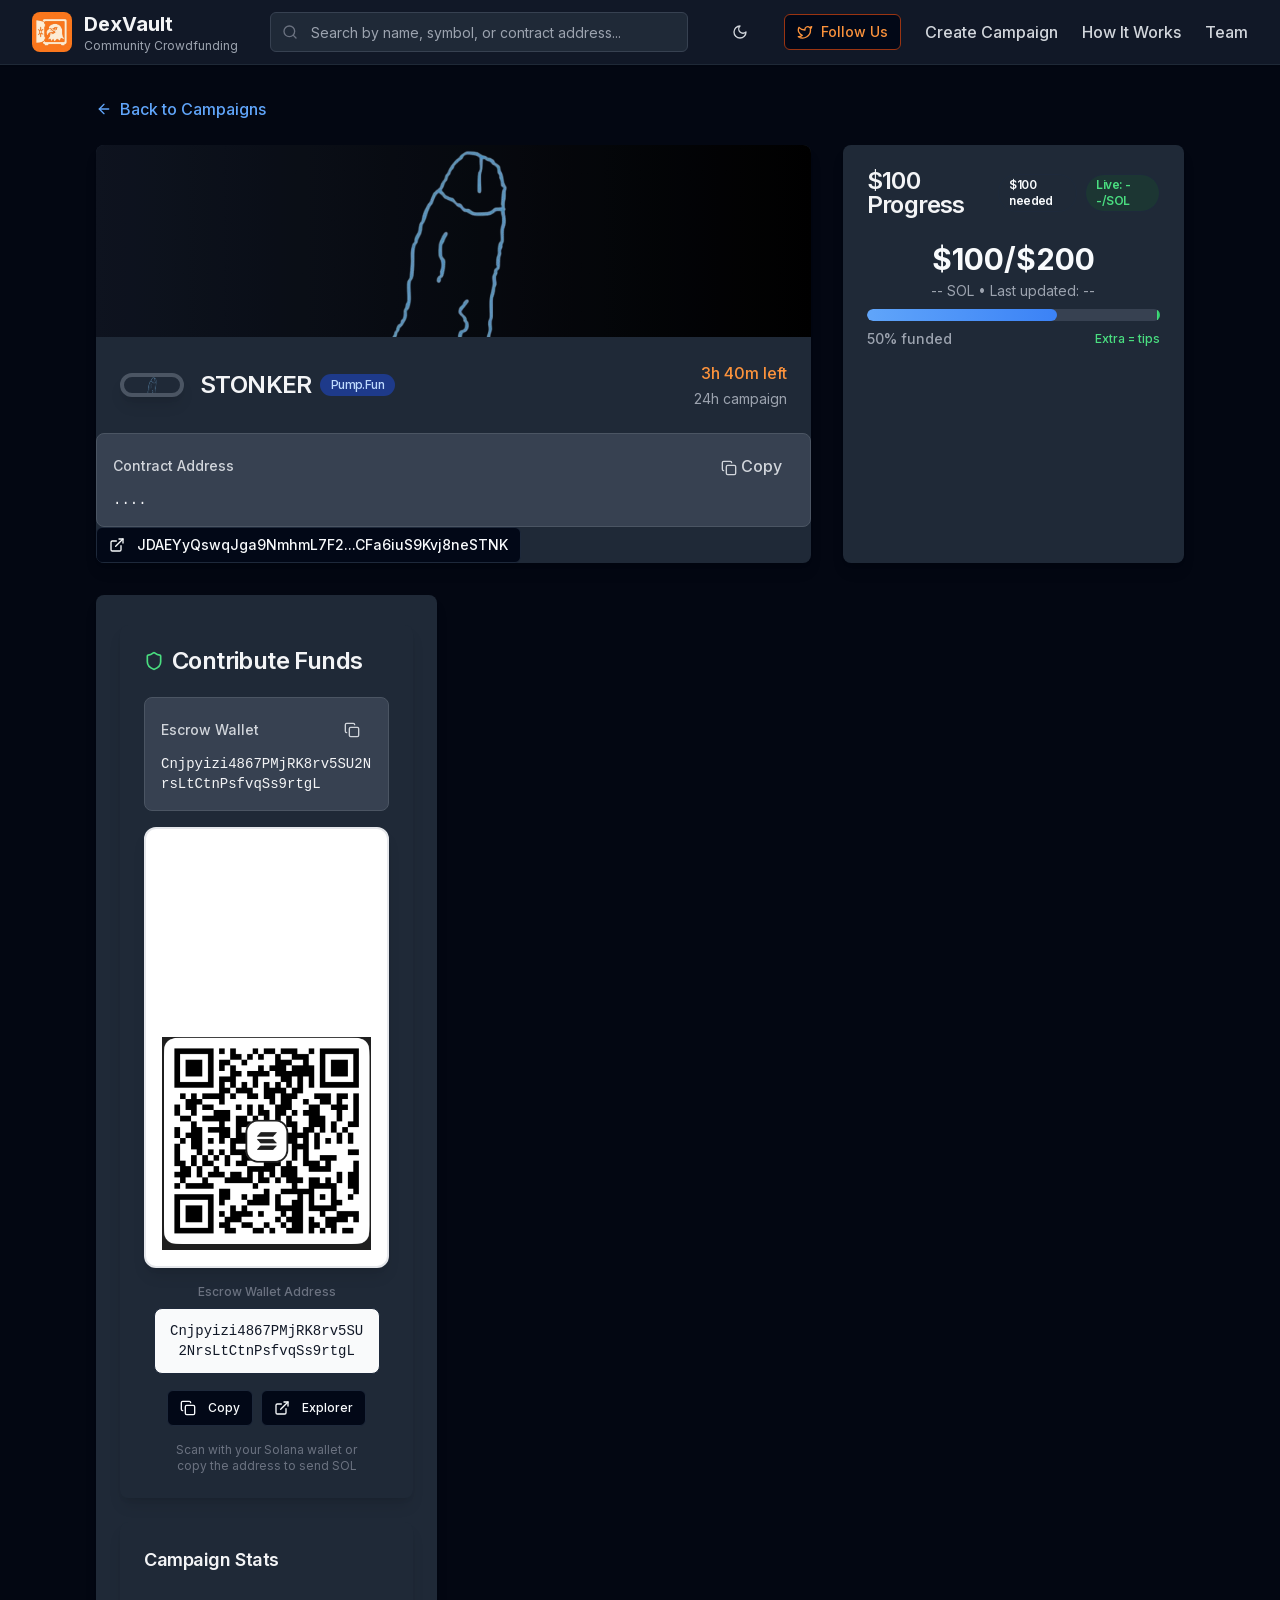
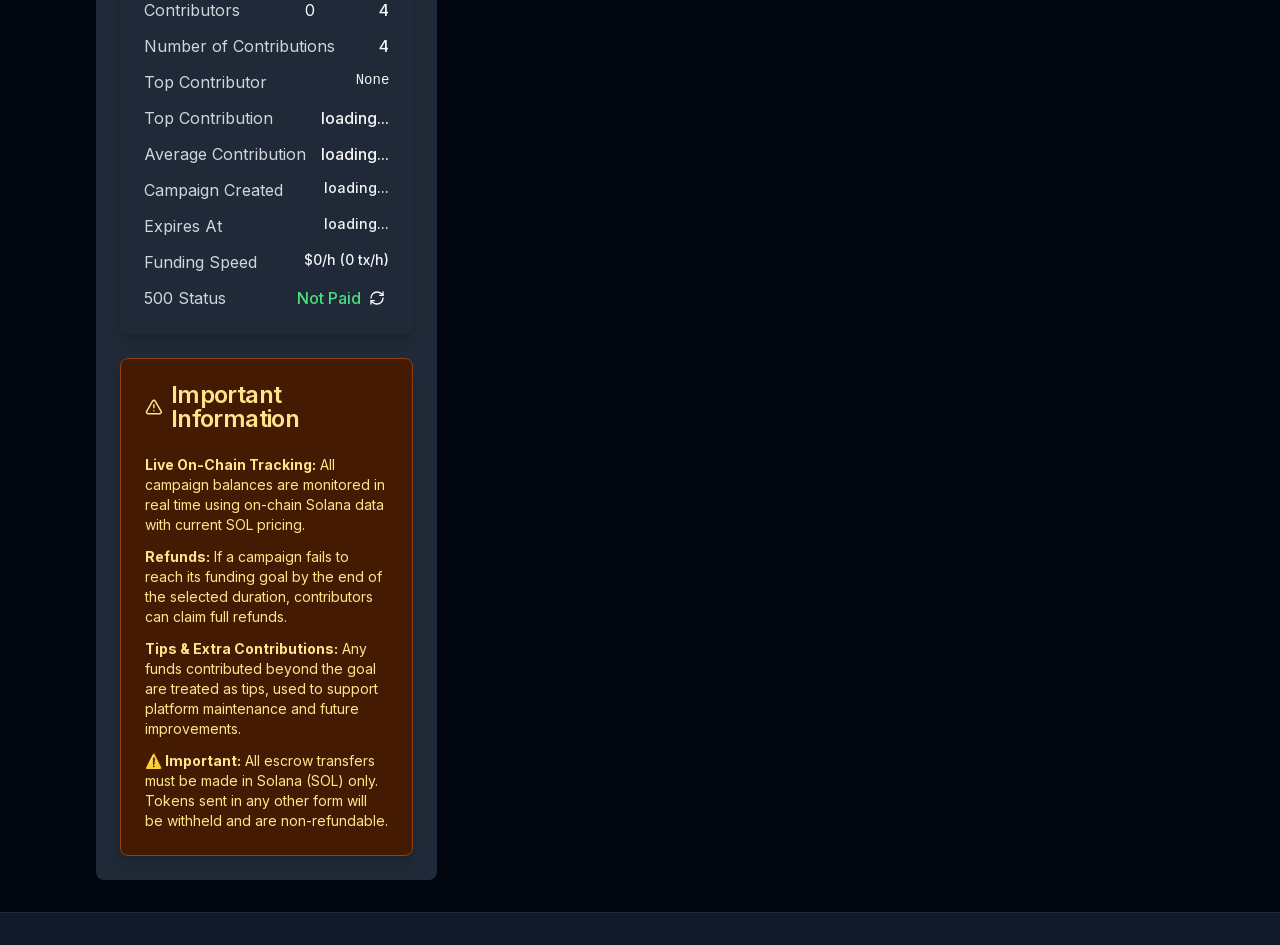
<file: more/index.html>
<!DOCTYPE html>
<html lang="en" class="dark" style="color-scheme: dark;"
>

<head>
    <link rel="stylesheet" href="931b179cff3131dc.css" data-precedence="next">
    <link rel="stylesheet" href="58036a4daceeb73c.css" data-precedence="next">
    <link rel="icon" href="urn:scrapbook:download:error:https://dexvault.xyz/favicon.png" type="image/png">
    <meta charset="UTF-8">
    <meta name="viewport" content="width=device-width, initial-scale=1">
    <meta name="next-size-adjust" content="">
    <title>DexVault - Solana Memecoin Dexscreener Listings</title>
    <meta name="description" content="Community-driven platform to crowdfund Dexscreener listings for Solana memecoins">
    <meta name="generator" content="v0.dev">
    <script
        data-scrapbook-elem="custom-elements-loader">(function (names) { if (!customElements) { return; } for (const name of names) { customElements.define(name, class CustomElement extends HTMLElement { }); } })(["next-route-announcer"])</script>
</head>

<body class="__className_e8ce0c">
    <div class="min-h-screen bg-gray-50 dark:bg-gray-950 flex flex-col">
        <main class="flex-1"><!--$--><!--/$-->
            <div class="min-h-screen bg-gray-50 dark:bg-gray-950">
                <header
                    class="bg-white dark:bg-gray-900 border-b border-gray-200 dark:border-gray-800 sticky top-0 z-50 shadow-sm">
                    <div class="max-w-7xl mx-auto px-4 sm:px-6 lg:px-8">
                        <div class="flex justify-between items-center h-16"><a
                                class="flex items-center space-x-2 sm:space-x-3 flex-shrink-0"
                                href="https://dexvault.xyz/">
                                <div class="relative"><img alt="DexVault Logo" loading="lazy" width="32" height="32"
                                        decoding="async" data-nimg="1" class="h-8 w-8 sm:h-10 sm:w-10 rounded-lg"
                                        src="dexvault-new-logo.jpg" style="color: transparent;"></div>
                                <div class="hidden sm:block"><span
                                        class="text-lg sm:text-xl font-bold text-gray-900 dark:text-gray-100">DexVault</span>
                                    <div class="text-xs text-gray-500 dark:text-gray-400">Community Crowdfunding</div>
                                </div>
                                <div class="sm:hidden"><span
                                        class="text-lg font-bold text-gray-900 dark:text-gray-100">DexVault</span></div>
                            </a>
                            <div class="hidden lg:flex flex-1 max-w-md mx-8">
                                <form class="w-full">
                                    <div class="relative"><svg xmlns="http://www.w3.org/2000/svg" width="24" height="24"
                                            viewBox="0 0 24 24" fill="none" stroke="currentColor" stroke-width="2"
                                            stroke-linecap="round" stroke-linejoin="round"
                                            class="lucide lucide-search absolute left-3 top-1/2 transform -translate-y-1/2 h-4 w-4 text-gray-400 dark:text-gray-500">
                                            <circle cx="11" cy="11" r="8"></circle>
                                            <path d="m21 21-4.3-4.3"></path>
                                        </svg><input
                                            class="flex h-10 w-full rounded-md border bg-background px-3 py-2 ring-offset-background file:border-0 file:bg-transparent file:text-sm file:font-medium file:text-foreground placeholder:text-muted-foreground focus-visible:outline-none focus-visible:ring-2 focus-visible:ring-ring focus-visible:ring-offset-2 disabled:cursor-not-allowed disabled:opacity-50 md:text-sm pl-10 text-sm border-gray-300 dark:border-gray-700 focus:border-green-500 focus:ring-green-500 dark:bg-gray-800 dark:text-gray-100 dark:placeholder-gray-400"
                                            placeholder="Search by name, symbol, or contract address..." type="text"
                                            value=""></div>
                                </form>
                            </div>
                            <nav class="hidden lg:flex items-center space-x-6">
                                <div class="flex justify-center"><button
                                        class="inline-flex items-center justify-center gap-2 whitespace-nowrap rounded-md text-sm font-medium ring-offset-background transition-colors focus-visible:outline-none focus-visible:ring-2 focus-visible:ring-ring focus-visible:ring-offset-2 disabled:pointer-events-none disabled:opacity-50 [&amp;_svg]:pointer-events-none [&amp;_svg]:size-4 [&amp;_svg]:shrink-0 hover:text-accent-foreground h-10 w-10 text-gray-600 dark:text-gray-300 hover:bg-gray-100 dark:hover:bg-gray-800"
                                        aria-label="Toggle theme"><svg xmlns="http://www.w3.org/2000/svg" width="24"
                                            height="24" viewBox="0 0 24 24" fill="none" stroke="currentColor"
                                            stroke-width="2" stroke-linecap="round" stroke-linejoin="round"
                                            class="lucide lucide-moon h-5 w-5">
                                            <path d="M12 3a6 6 0 0 0 9 9 9 9 0 1 1-9-9Z"></path>
                                        </svg></button></div><a href="https://x.com/The_DexVault" target="_blank"
                                    rel="noopener noreferrer"
                                    class="inline-flex items-center justify-center gap-2 whitespace-nowrap text-sm font-medium ring-offset-background focus-visible:outline-none focus-visible:ring-2 focus-visible:ring-ring focus-visible:ring-offset-2 disabled:pointer-events-none disabled:opacity-50 [&amp;_svg]:pointer-events-none [&amp;_svg]:size-4 [&amp;_svg]:shrink-0 border bg-background h-9 rounded-md px-3 text-orange-600 dark:text-orange-400 border-orange-200 dark:border-orange-800 hover:bg-orange-50 dark:hover:bg-orange-900/30 hover:text-orange-700 dark:hover:text-orange-300 hover:border-orange-300 dark:hover:border-orange-700 transition-all duration-200 flex items-center gap-2"><svg
                                        xmlns="http://www.w3.org/2000/svg" width="24" height="24" viewBox="0 0 24 24"
                                        fill="none" stroke="currentColor" stroke-width="2" stroke-linecap="round"
                                        stroke-linejoin="round" class="lucide lucide-twitter h-4 w-4">
                                        <path
                                            d="M22 4s-.7 2.1-2 3.4c1.6 10-9.4 17.3-18 11.6 2.2.1 4.4-.6 6-2C3 15.5.5 9.6 3 5c2.2 2.6 5.6 4.1 9 4-.9-4.2 4-6.6 7-3.8 1.1 0 3-1.2 3-1.2z">
                                        </path>
                                    </svg>Follow Us</a><a
                                    class="text-gray-600 dark:text-gray-300 hover:text-gray-900 dark:hover:text-gray-100 font-medium transition-colors"
                                    href="https://dexvault.xyz/create-campaign">Create Campaign</a><a
                                    class="text-gray-600 dark:text-gray-300 hover:text-gray-900 dark:hover:text-gray-100 font-medium transition-colors"
                                    href="https://dexvault.xyz/how-it-works">How It Works</a><a
                                    class="text-gray-600 dark:text-gray-300 hover:text-gray-900 dark:hover:text-gray-100 font-medium transition-colors"
                                    href="https://dexvault.xyz/team">Team</a>
                            </nav>
                            <div class="flex lg:hidden items-center space-x-2"><button
                                    class="inline-flex items-center justify-center gap-2 whitespace-nowrap rounded-md text-sm font-medium ring-offset-background transition-colors focus-visible:outline-none focus-visible:ring-2 focus-visible:ring-ring focus-visible:ring-offset-2 disabled:pointer-events-none disabled:opacity-50 [&amp;_svg]:pointer-events-none [&amp;_svg]:size-4 [&amp;_svg]:shrink-0 hover:text-accent-foreground h-10 w-10 text-gray-600 dark:text-gray-300 hover:bg-gray-100 dark:hover:bg-gray-800"
                                    aria-label="Toggle search"><svg xmlns="http://www.w3.org/2000/svg" width="24"
                                        height="24" viewBox="0 0 24 24" fill="none" stroke="currentColor"
                                        stroke-width="2" stroke-linecap="round" stroke-linejoin="round"
                                        class="lucide lucide-search h-5 w-5">
                                        <circle cx="11" cy="11" r="8"></circle>
                                        <path d="m21 21-4.3-4.3"></path>
                                    </svg></button><button
                                    class="inline-flex items-center justify-center gap-2 whitespace-nowrap rounded-md text-sm font-medium ring-offset-background transition-colors focus-visible:outline-none focus-visible:ring-2 focus-visible:ring-ring focus-visible:ring-offset-2 disabled:pointer-events-none disabled:opacity-50 [&amp;_svg]:pointer-events-none [&amp;_svg]:size-4 [&amp;_svg]:shrink-0 hover:text-accent-foreground h-10 w-10 text-gray-600 dark:text-gray-300 hover:bg-gray-100 dark:hover:bg-gray-800"
                                    aria-label="Toggle theme"><svg xmlns="http://www.w3.org/2000/svg" width="24"
                                        height="24" viewBox="0 0 24 24" fill="none" stroke="currentColor"
                                        stroke-width="2" stroke-linecap="round" stroke-linejoin="round"
                                        class="lucide lucide-moon h-5 w-5">
                                        <path d="M12 3a6 6 0 0 0 9 9 9 9 0 1 1-9-9Z"></path>
                                    </svg></button><button
                                    class="inline-flex items-center justify-center gap-2 whitespace-nowrap rounded-md text-sm font-medium ring-offset-background transition-colors focus-visible:outline-none focus-visible:ring-2 focus-visible:ring-ring focus-visible:ring-offset-2 disabled:pointer-events-none disabled:opacity-50 [&amp;_svg]:pointer-events-none [&amp;_svg]:size-4 [&amp;_svg]:shrink-0 hover:text-accent-foreground h-10 w-10 text-gray-600 dark:text-gray-300 hover:bg-gray-100 dark:hover:bg-gray-800"
                                    aria-label="Toggle menu"><svg xmlns="http://www.w3.org/2000/svg" width="24"
                                        height="24" viewBox="0 0 24 24" fill="none" stroke="currentColor"
                                        stroke-width="2" stroke-linecap="round" stroke-linejoin="round"
                                        class="lucide lucide-menu h-5 w-5">
                                        <line x1="4" x2="20" y1="12" y2="12"></line>
                                        <line x1="4" x2="20" y1="6" y2="6"></line>
                                        <line x1="4" x2="20" y1="18" y2="18"></line>
                                    </svg></button></div>
                        </div>
                    </div>
                </header>
                <div class="max-w-6xl mx-auto px-4 sm:px-6 lg:px-8 py-8" style="opacity: 1;">
                    <div style="opacity: 1; transform: none;"><a
                            class="inline-flex items-center text-blue-600 hover:text-blue-800 dark:text-blue-400 dark:hover:text-blue-300 mb-6 transition-colors font-medium"
                            href=""><svg xmlns="http://www.w3.org/2000/svg" width="24" height="24"
                                viewBox="0 0 24 24" fill="none" stroke="currentColor" stroke-width="2"
                                stroke-linecap="round" stroke-linejoin="round"
                                class="lucide lucide-arrow-left h-4 w-4 mr-2">
                                <path d="m12 19-7-7 7-7"></path>
                                <path d="M19 12H5"></path>
                            </svg>Back to Campaigns</a></div>
                    <div class="grid grid-cols-1 lg:grid-cols-3 gap-8">
                        <div class="lg:col-span-2 space-y-6" style="opacity: 1; transform: none;">
                            <div
                                class="rounded-lg text-card-foreground shadow-lg border-0 bg-white dark:bg-gray-800 border-gray-200 dark:border-gray-700 overflow-hidden">
                                <div
                                    class="relative h-48 bg-gradient-to-r from-gray-800 to-gray-900 dark:from-gray-900 dark:to-black overflow-hidden">
                                    <img alt="origin of memes banner" loading="lazy" decoding="async" data-nimg="fill"
                                        class="object-cover" src="../SON.png"
                                        style="position: absolute; height: 100%; width: 100%; inset: 0px; color: transparent;">
                                    <div class="absolute inset-0 bg-black bg-opacity-20"></div>
                                </div>
                                <div class="flex flex-col space-y-1.5 p-6">
                                    <div class="flex items-center justify-between">
                                        <div class="flex items-center space-x-4">
                                            <div class="relative"><img alt="origin of memes logo" loading="lazy"
                                                    width="64" height="64" decoding="async" data-nimg="1"
                                                    class="rounded-full border-4 border-white dark:border-gray-600 shadow-lg"
                                                    src="../SON.png" style="color: transparent;">
                                            </div>
                                            <div>
                                                <div
                                                    class="font-semibold tracking-tight text-2xl text-gray-900 dark:text-gray-100">
                                                    <div class="flex items-center space-x-2"><span>STONKER</span>
                                                        <div
                                                            class="inline-flex items-center rounded-full border px-2.5 py-0.5 transition-colors focus:outline-none focus:ring-2 focus:ring-ring focus:ring-offset-2 border-transparent hover:bg-secondary/80 bg-blue-100 text-blue-800 dark:bg-blue-900 dark:text-blue-200 font-medium text-xs">
                                                            Pump.Fun</div>
                                                    </div>
                                                </div>
                                            </div>
                                        </div>
                                        <div class="text-right">
                                            <div class="text-orange-600 dark:text-orange-400 mb-1"><span
                                                    class="font-medium">3h 40m left</span></div>
                                            <p class="text-sm text-gray-500 dark:text-gray-400">24h campaign</p>
                                        </div>
                                    </div>
                                </div>
        
                                              


 <div class="bg-gray-50 dark:bg-gray-700 p-4 rounded-lg border border-gray-200 dark:border-gray-600"
                                        style="opacity: 1; transform: none;">
                                        <div class="flex justify-between items-center mb-2"><span
                                                class="text-sm font-medium text-gray-700 dark:text-gray-300">Contract
                                                Address</span><button
                                                class="h-8 font-medium px-3 hover:bg-gray-200 dark:hover:bg-gray-600 rounded transition-colors text-gray-700 dark:text-gray-300"
                                                tabindex="0"><svg xmlns="http://www.w3.org/2000/svg" width="24"
                                                    height="24" viewBox="0 0 24 24" fill="none" stroke="currentColor"
                                                    stroke-width="2" stroke-linecap="round" stroke-linejoin="round"
                                                    class="lucide lucide-copy h-4 w-4 mr-1 inline">
                                                    <rect width="14" height="14" x="8" y="8" rx="2" ry="2"></rect>
                                                    <path d="M4 16c-1.1 0-2-.9-2-2V4c0-1.1.9-2 2-2h10c1.1 0 2 .9 2 2">
                                                    </path>
                                                </svg>Copy</button></div>
                                        <p class="text-sm font-mono text-gray-900 dark:text-gray-100 break-all">
                                           ....</p>
                                    </div>
                                    <div class="flex space-x-2" style="opacity: 1; transform: none;"><a
                                            href="https://pump.fun/CjrWeCEm5LgLuuLnzJGM5nAqJ8yEULeHmsamnu7gpump"
                                            target="_blank" rel="noopener noreferrer"
                                            class="inline-flex items-center justify-center gap-2 whitespace-nowrap text-sm font-medium ring-offset-background transition-colors focus-visible:outline-none focus-visible:ring-2 focus-visible:ring-ring focus-visible:ring-offset-2 disabled:pointer-events-none disabled:opacity-50 [&amp;_svg]:pointer-events-none [&amp;_svg]:size-4 [&amp;_svg]:shrink-0 border border-input bg-background hover:bg-accent hover:text-accent-foreground h-9 rounded-md px-3"><svg
                                                xmlns="http://www.w3.org/2000/svg" width="24" height="24"
                                                viewBox="0 0 24 24" fill="none" stroke="currentColor" stroke-width="2"
                                                stroke-linecap="round" stroke-linejoin="round"
                                                class="lucide lucide-external-link h-4 w-4 mr-1">
                                                <path d="M15 3h6v6"></path>
                                                <path d="M10 14 21 3"></path>
                                                <path d="M18 13v6a2 2 0 0 1-2 2H5a2 2 0 0 1-2-2V8a2 2 0 0 1 2-2h6">
                                                </path>
                                            </svg>JDAEYyQswqJga9NmhmL7F2...CFa6iuS9Kvj8neSTNK</a></div>
                                </div>
                            </div>
                            <div
                                class="rounded-lg text-card-foreground shadow-lg border-0 bg-white dark:bg-gray-800 border-gray-200 dark:border-gray-700">
                                <div class="flex flex-col space-y-1.5 p-6">
                                    <div
                                        class="text-2xl font-semibold leading-none tracking-tight flex items-center space-x-2 text-gray-900 dark:text-gray-100">
                                        <span>$100 Progress</span>
                                        <div
                                            class="inline-flex items-center rounded-full border px-2.5 py-0.5 font-semibold transition-colors focus:outline-none focus:ring-2 focus:ring-ring focus:ring-offset-2 text-foreground text-xs">
                                            $100 needed</div>
                                        <div
                                            class="inline-flex items-center rounded-full border px-2.5 py-0.5 font-semibold transition-colors focus:outline-none focus:ring-2 focus:ring-ring focus:ring-offset-2 text-xs bg-green-50 text-green-700 dark:bg-green-900/30 dark:text-green-400">
                                            Live: --/SOL</div>
                                    </div>
                                </div>
                                <div class="p-6 pt-0 space-y-4">
                                    <div style="opacity: 1; transform: none;">
                                        <div class="text-center">
                                            <div class="text-3xl font-bold text-gray-900 dark:text-gray-100 mb-1"
                                                style="color: currentcolor; transform: none;">$100/$200</div>
                                            <div class="text-sm text-gray-600 dark:text-gray-400 mb-2">-- SOL • Last
                                                updated: --</div>
                                        </div>
                                        <div class="space-y-2 ">
                                            <div class="relative" style="opacity: 1; transform: none;">
                                                <div
                                                    class="w-full bg-gray-200 dark:bg-gray-700 rounded-full h-3 overflow-hidden relative">
                                                    <div class="h-full bg-gradient-to-r from-blue-500 to-blue-600 dark:from-blue-400 dark:to-blue-500 rounded-full"
                                                        style="width: 65%;"></div>
                                                    <div class="absolute top-0 h-full bg-gradient-to-r from-green-500 to-green-600 dark:from-green-400 dark:to-green-500 rounded-r-full"
                                                        style="width: 3px; right: 0px; opacity: 1;"></div>
                                                </div>
                                            </div>
                                            <div class="flex justify-between items-center text-sm text-gray-600 dark:text-gray-400"
                                                style="opacity: 1;">
                                                <div class="flex items-center space-x-2"><span class="font-medium">50%
                                                        funded</span></div>
                                                <div class="flex items-center space-x-2"><span
                                                        class="text-xs text-green-600 dark:text-green-400 font-medium"
                                                        style="opacity: 1;">Extra = tips</span></div>
                                            </div>
                                        </div>
                                    </div>
                                </div>
                            </div>
                            <div style="opacity: 1; transform: none;">
                                <div
                                    class="rounded-lg text-card-foreground shadow-lg border-0 bg-white dark:bg-gray-800 border-gray-200 dark:border-gray-700">
                                    <div class="flex flex-col space-y-1.5 p-6">
                                        <div
                                            class="text-2xl font-semibold leading-none tracking-tight flex items-center justify-between text-gray-900 dark:text-gray-100">
                                        
                        </div>
                        <div class="space-y-6" style="opacity: 1; transform: none;">
                            <div
                                class="rounded-lg text-card-foreground shadow-lg border-0 bg-white dark:bg-gray-800 border-gray-200 dark:border-gray-700">
                                <div class="flex flex-col space-y-1.5 p-6">
                                    <div
                                        class="text-2xl font-semibold leading-none tracking-tight flex items-center space-x-2 text-gray-900 dark:text-gray-100">
                                        <svg xmlns="http://www.w3.org/2000/svg" width="24" height="24"
                                            viewBox="0 0 24 24" fill="none" stroke="currentColor" stroke-width="2"
                                            stroke-linecap="round" stroke-linejoin="round"
                                            class="lucide lucide-shield h-5 w-5 text-green-600 dark:text-green-400">
                                            <path
                                                d="M20 13c0 5-3.5 7.5-7.66 8.95a1 1 0 0 1-.67-.01C7.5 20.5 4 18 4 13V6a1 1 0 0 1 1-1c2 0 4.5-1.2 6.24-2.72a1.17 1.17 0 0 1 1.52 0C14.51 3.81 17 5 19 5a1 1 0 0 1 1 1z">
                                            </path>
                                        </svg><span>Contribute Funds</span></div>
                                </div>
                                <div class="p-6 pt-0 space-y-4">
                                    <div class="bg-gray-50 dark:bg-gray-700 p-4 rounded-lg border border-gray-200 dark:border-gray-600"
                                        style="opacity: 1; transform: none;">
                                        <div class="flex justify-between items-center mb-2"><span
                                                class="text-sm font-medium text-gray-700 dark:text-gray-300">Escrow
                                                Wallet</span><button
                                                class="h-8 font-medium px-3 hover:bg-gray-200 dark:hover:bg-gray-600 rounded transition-colors text-gray-700 dark:text-gray-300"
                                                tabindex="0"><svg xmlns="http://www.w3.org/2000/svg" width="24"
                                                    height="24" viewBox="0 0 24 24" fill="none" stroke="currentColor"
                                                    stroke-width="2" stroke-linecap="round" stroke-linejoin="round"
                                                    class="lucide lucide-copy h-4 w-4">
                                                    <rect width="14" height="14" x="8" y="8" rx="2" ry="2"></rect>
                                                    <path d="M4 16c-1.1 0-2-.9-2-2V4c0-1.1.9-2 2-2h10c1.1 0 2 .9 2 2">
                                                    </path>
                                                </svg></button></div>
                                        <p class="text-sm font-mono text-gray-900 dark:text-gray-100 break-all">
                                            Cnjpyizi4867PMjRK8rv5SU2NrsLtCtnPsfvqSs9rtgL</p>
                                    </div>
                                    <div class="flex justify-center" style="opacity: 1; transform: none;">
                                        <div class="flex flex-col items-center space-y-4 w-full">
                                            <div class="bg-white p-4 rounded-xl border-2 border-gray-200 shadow-lg"><svg
                                                    height="192" width="192" viewBox="0 0 33 33" role="img"
                                                    class="rounded-lg">
                                                    <path fill="#ffffff" d="M0,0 h33v33H0z"
                                                        shape-rendering="crispEdges"></path>
                                                    <img src="../qr.png" alt="">
                                                </svg></div>
                                            <div class="text-center space-y-2">
                                                <p class="text-xs text-gray-500 font-medium">Escrow Wallet Address</p>
                                                <div class="bg-gray-50 rounded-lg p-3 border">
                                                    <p class="text-sm font-mono text-gray-900 break-all max-w-[200px]">
                                                       Cnjpyizi4867PMjRK8rv5SU2NrsLtCtnPsfvqSs9rtgL</p>
                                                </div>
                                            </div>
                                            <div class="flex space-x-2"><button
                                                    class="inline-flex items-center justify-center gap-2 whitespace-nowrap font-medium ring-offset-background transition-colors focus-visible:outline-none focus-visible:ring-2 focus-visible:ring-ring focus-visible:ring-offset-2 disabled:pointer-events-none disabled:opacity-50 [&amp;_svg]:pointer-events-none [&amp;_svg]:size-4 [&amp;_svg]:shrink-0 border border-input bg-background hover:bg-accent hover:text-accent-foreground h-9 rounded-md px-3 text-xs"><svg
                                                        xmlns="http://www.w3.org/2000/svg" width="24" height="24"
                                                        viewBox="0 0 24 24" fill="none" stroke="currentColor"
                                                        stroke-width="2" stroke-linecap="round" stroke-linejoin="round"
                                                        class="lucide lucide-copy h-3 w-3 mr-1">
                                                        <rect width="14" height="14" x="8" y="8" rx="2" ry="2"></rect>
                                                        <path
                                                            d="M4 16c-1.1 0-2-.9-2-2V4c0-1.1.9-2 2-2h10c1.1 0 2 .9 2 2">
                                                        </path>
                                                    </svg>Copy</button><button
                                                    class="inline-flex items-center justify-center gap-2 whitespace-nowrap font-medium ring-offset-background transition-colors focus-visible:outline-none focus-visible:ring-2 focus-visible:ring-ring focus-visible:ring-offset-2 disabled:pointer-events-none disabled:opacity-50 [&amp;_svg]:pointer-events-none [&amp;_svg]:size-4 [&amp;_svg]:shrink-0 border border-input bg-background hover:bg-accent hover:text-accent-foreground h-9 rounded-md px-3 text-xs"><svg
                                                        xmlns="http://www.w3.org/2000/svg" width="24" height="24"
                                                        viewBox="0 0 24 24" fill="none" stroke="currentColor"
                                                        stroke-width="2" stroke-linecap="round" stroke-linejoin="round"
                                                        class="lucide lucide-external-link h-3 w-3 mr-1">
                                                        <path d="M15 3h6v6"></path>
                                                        <path d="M10 14 21 3"></path>
                                                        <path
                                                            d="M18 13v6a2 2 0 0 1-2 2H5a2 2 0 0 1-2-2V8a2 2 0 0 1 2-2h6">
                                                        </path>
                                                    </svg>Explorer</button></div>
                                            <div class="text-center">
                                                <p class="text-xs text-gray-500 max-w-[200px]">Scan with your Solana
                                                    wallet or copy the address to send SOL</p>
                                            </div>
                                        </div>
                                    </div>
                                </div>
                            </div>
                            <div style="opacity: 1; transform: none;">
                                <div
                                    class="rounded-lg text-card-foreground shadow-lg border-0 bg-white dark:bg-gray-800 border-gray-200 dark:border-gray-700">
                                    <div class="flex flex-col space-y-1.5 p-6">
                                        <div
                                            class="font-semibold tracking-tight text-lg text-gray-900 dark:text-gray-100">
                                            Campaign Stats</div>
                                    </div>
                                    <div class="p-6 pt-0 space-y-3">
                                        <div class="flex justify-between items-start"><span
                                                class="text-gray-600 dark:text-gray-300">Contributors</span>0<span
                                                class="font-medium text-gray-900 dark:text-gray-100 text-right">4</span>
                                        </div>
                                        <div class="flex justify-between items-start"><span
                                                class="text-gray-600 dark:text-gray-300">Number of
                                                Contributions</span><span
                                                class="font-medium text-gray-900 dark:text-gray-100 text-right">4</span>
                                        </div>
                                        <div class="flex justify-between items-start"><span
                                                class="text-gray-600 dark:text-gray-300">Top Contributor</span><span
                                                class="font-medium text-gray-900 dark:text-gray-100 font-mono text-sm text-right">None</span>
                                        </div>
                                        <div class="flex justify-between items-start"><span
                                                class="text-gray-600 dark:text-gray-300">Top Contribution</span><span
                                                class="font-medium text-gray-900 dark:text-gray-100 text-right">loading...</span></div>
                                        <div class="flex justify-between items-start"><span
                                                class="text-gray-600 dark:text-gray-300">Average
                                                Contribution</span><span
                                                class="font-medium text-gray-900 dark:text-gray-100 text-right">loading...</span>
                                        </div>
                                        <div class="flex justify-between items-start"><span
                                                class="text-gray-600 dark:text-gray-300">Campaign Created</span><span
                                                class="font-medium text-gray-900 dark:text-gray-100 text-sm text-right">loading...</span></div>
                                        <div class="flex justify-between items-start"><span
                                                class="text-gray-600 dark:text-gray-300">Expires At</span><span
                                                class="font-medium text-gray-900 dark:text-gray-100 text-sm text-right">loading...</span></div>
                                        <div class="flex justify-between items-start"><span
                                                class="text-gray-600 dark:text-gray-300">Funding Speed</span><span
                                                class="font-medium text-gray-900 dark:text-gray-100 text-sm text-right">$0/h
                                                (0 tx/h)</span></div>
                                        <div class="flex justify-between items-start"><span
                                                class="text-gray-600 dark:text-gray-300">500 Status</span>
                                            <div class="text-right">
                                                <div class="flex items-center"><span
                                                        class="font-medium text-green-600 dark:text-green-400">
                                                        Not Paid</span><button
                                                        class="inline-flex items-center justify-center gap-2 whitespace-nowrap text-sm font-medium ring-offset-background transition-colors focus-visible:outline-none focus-visible:ring-2 focus-visible:ring-ring focus-visible:ring-offset-2 disabled:pointer-events-none disabled:opacity-50 [&amp;_svg]:pointer-events-none [&amp;_svg]:size-4 [&amp;_svg]:shrink-0 hover:bg-accent hover:text-accent-foreground rounded-md h-6 w-6 p-0 ml-1"><svg
                                                            xmlns="http://www.w3.org/2000/svg" width="24" height="24"
                                                            viewBox="0 0 24 24" fill="none" stroke="currentColor"
                                                            stroke-width="2" stroke-linecap="round"
                                                            stroke-linejoin="round"
                                                            class="lucide lucide-refresh-cw h-3 w-3">
                                                            <path
                                                                d="M3 12a9 9 0 0 1 9-9 9.75 9.75 0 0 1 6.74 2.74L21 8">
                                                            </path>
                                                            <path d="M21 3v5h-5"></path>
                                                            <path
                                                                d="M21 12a9 9 0 0 1-9 9 9.75 9.75 0 0 1-6.74-2.74L3 16">
                                                            </path>
                                                            <path d="M8 16H3v5"></path>
                                                        </svg></button></div>
                                            </div>
                                        </div>
                                    </div>
                                </div>
                            </div>
                            <div style="opacity: 1; transform: none;">
                                <div
                                    class="rounded-lg border text-card-foreground border-amber-200 bg-amber-50 dark:border-amber-800 dark:bg-amber-950 shadow-lg">
                                    <div class="flex flex-col space-y-1.5 p-6">
                                        <div
                                            class="text-2xl font-semibold leading-none tracking-tight flex items-center space-x-2 text-amber-800 dark:text-amber-200">
                                            <svg xmlns="http://www.w3.org/2000/svg" width="24" height="24"
                                                viewBox="0 0 24 24" fill="none" stroke="currentColor" stroke-width="2"
                                                stroke-linecap="round" stroke-linejoin="round"
                                                class="lucide lucide-triangle-alert h-5 w-5">
                                                <path
                                                    d="m21.73 18-8-14a2 2 0 0 0-3.48 0l-8 14A2 2 0 0 0 4 21h16a2 2 0 0 0 1.73-3">
                                                </path>
                                                <path d="M12 9v4"></path>
                                                <path d="M12 17h.01"></path>
                                            </svg><span>Important Information</span></div>
                                    </div>
                                    <div class="p-6 pt-0 space-y-3">
                                        <div class="text-sm text-amber-800 dark:text-amber-200 space-y-3">
                                            <p><strong>Live On-Chain Tracking:</strong> All campaign balances are
                                                monitored in real time using on-chain Solana data with current SOL
                                                pricing.</p>
                                            <p><strong>Refunds:</strong> If a campaign fails to reach its funding goal
                                                by the end of the selected duration, contributors can claim full
                                                refunds.</p>
                                            <p><strong>Tips &amp; Extra Contributions:</strong> Any funds contributed
                                                beyond the goal are treated as tips, used to support platform
                                                maintenance and future improvements.</p>
                                            <p><strong>⚠️ Important:</strong> All escrow transfers must be made in
                                                Solana (SOL) only. Tokens sent in any other form will be withheld and
                                                are non-refundable.</p>
                                        </div>
                                    </div>
                                </div>
                            </div>
                        </div>
                    </div>
                </div>
            </div>
        </main>
        <footer class="bg-gray-100 dark:bg-gray-900 border-t border-gray-200 dark:border-gray-800 py-4 mt-auto">
            <div class="container mx-auto px-4 text-center">
                
            </div>
        </footer>
    </div><next-route-announcer style="position: absolute;"
        data-scrapbook-shadowdom="&lt;div aria-live=&quot;assertive&quot; id=&quot;__next-route-announcer__&quot; role=&quot;alert&quot; style=&quot;position: absolute; border: 0px; height: 1px; margin: -1px; padding: 0px; width: 1px; clip: rect(0px, 0px, 0px, 0px); overflow: hidden; white-space: nowrap; overflow-wrap: normal;&quot;&gt;DexVault - Solana Memecoin Dexscreener Listings&lt;/div&gt;"></next-route-announcer>
</body>

</html>
</file>
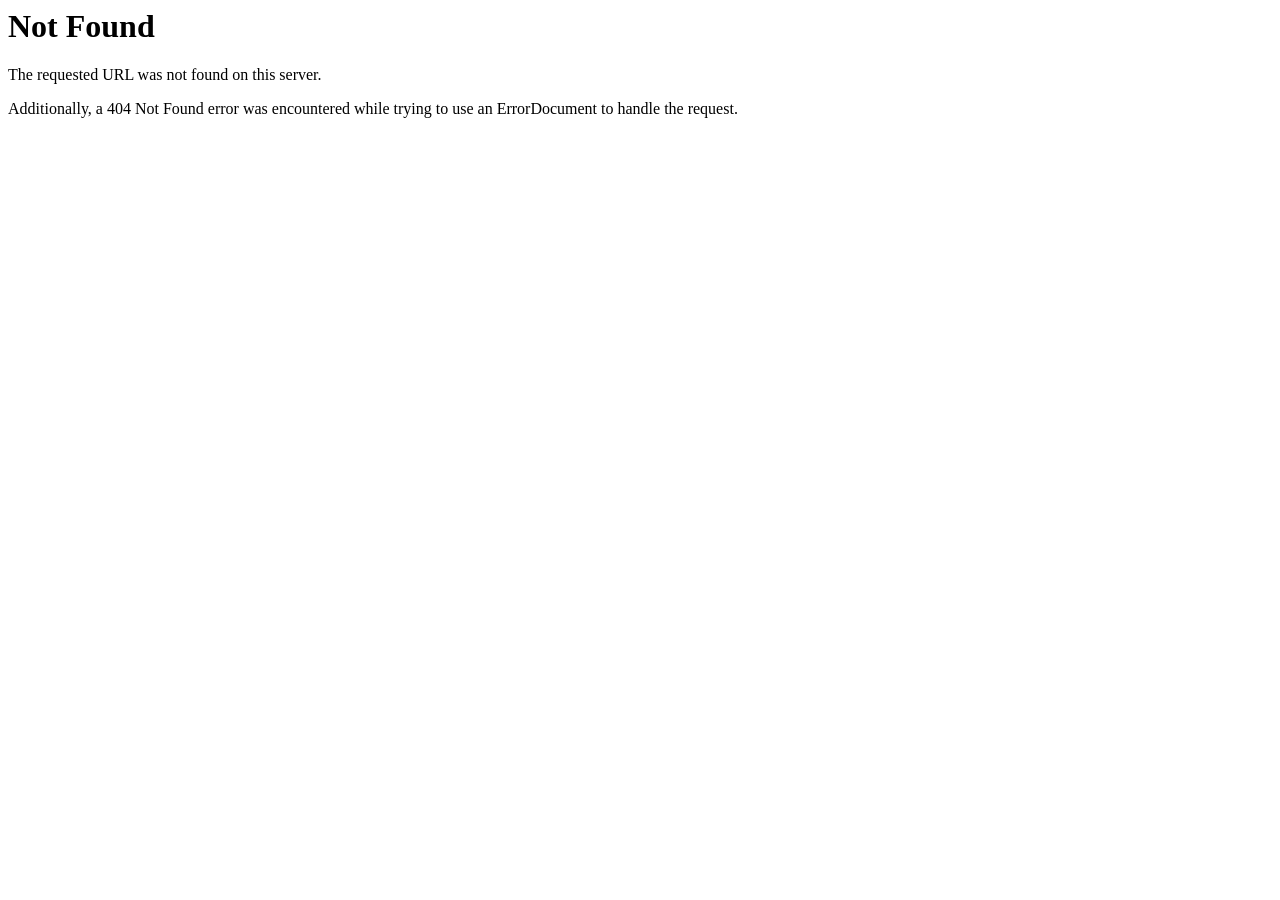
<file: app/actions.html>
<!DOCTYPE HTML PUBLIC "-//IETF//DTD HTML 2.0//EN">
<html>
<!-- Mirrored from libero-drop.com/app/actions.html by HTTrack Website Copier/3.x [XR&CO'2014], Tue, 29 Mar 2022 20:56:07 GMT -->
<head>
<title>404 Not Found</title>
</head><body>
<h1>Not Found</h1>
<p>The requested URL was not found on this server.</p>
<p>Additionally, a 404 Not Found
error was encountered while trying to use an ErrorDocument to handle the request.</p>
</body>
<!-- Mirrored from libero-drop.com/app/actions.html by HTTrack Website Copier/3.x [XR&CO'2014], Tue, 29 Mar 2022 20:56:07 GMT -->
</html>
</file>
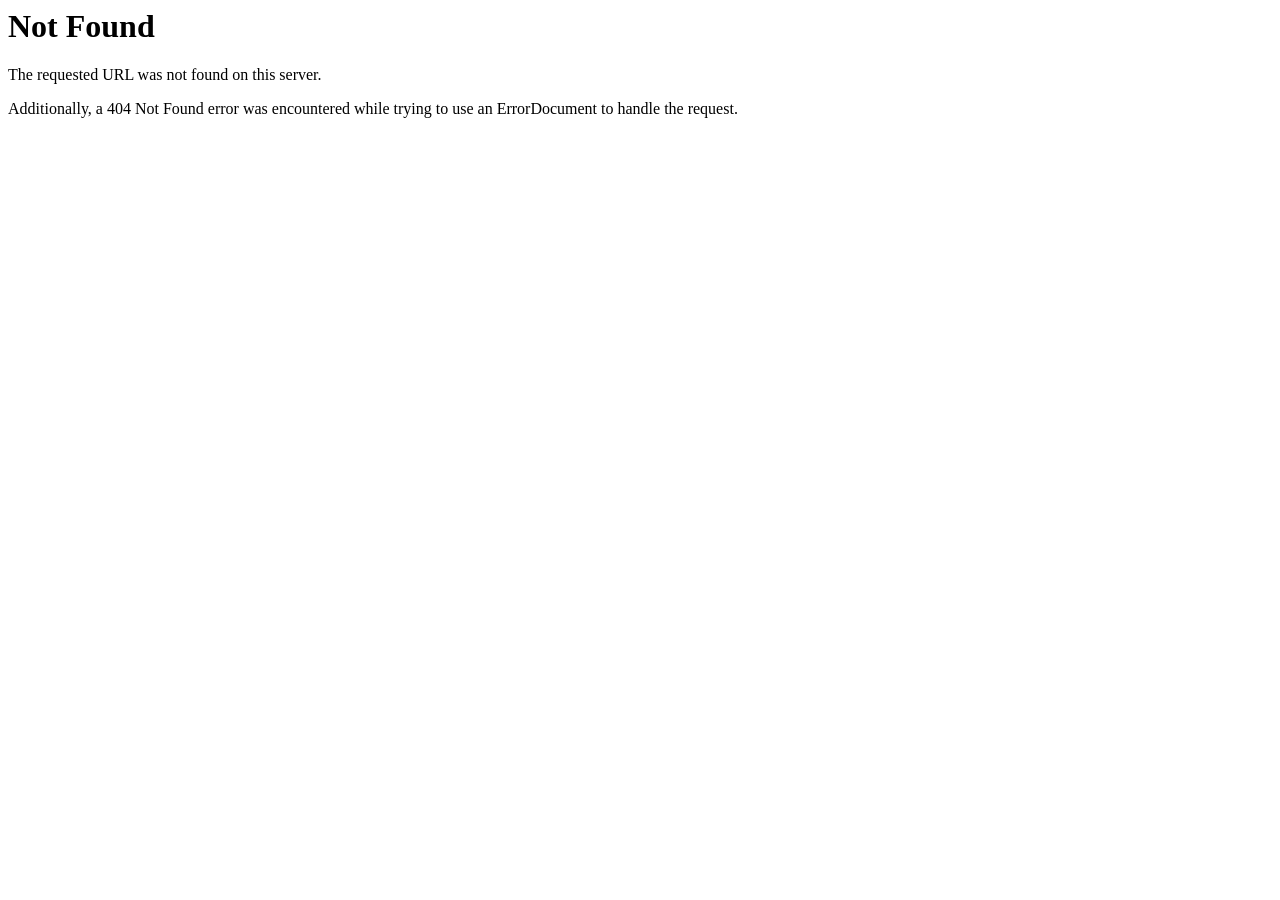
<file: app/connect.html>
<!DOCTYPE HTML PUBLIC "-//IETF//DTD HTML 2.0//EN">
<html><head>
<title>404 Not Found</title>
</head><body>
<h1>Not Found</h1>
<p>The requested URL was not found on this server.</p>
<p>Additionally, a 404 Not Found
error was encountered while trying to use an ErrorDocument to handle the request.</p>
</body></html>
</file>
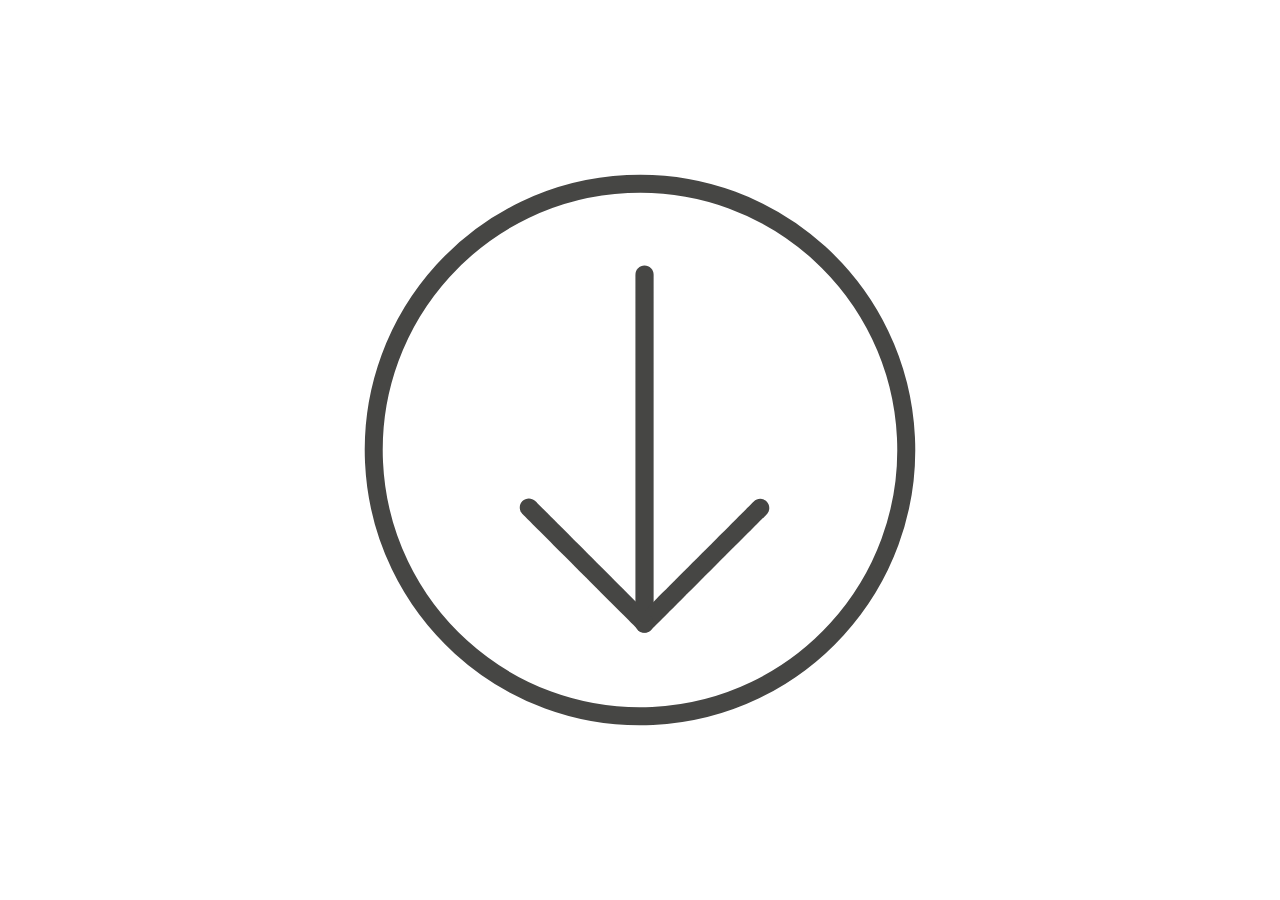
<file: app/index_2.html>
<!DOCTYPE html><html data-scrapbook-source="https://lottie.host/embed/3b75e4fa-0aa0-400f-99b0-4bc4b150c6d7/DhtMhg23PS.json" data-scrapbook-adoptedstylesheet-0="* { box-sizing: border-box; }

:host { --lottie-player-toolbar-height: 35px; --lottie-player-toolbar-background-color: transparent; --lottie-player-toolbar-icon-color: #999; --lottie-player-toolbar-icon-hover-color: #222; --lottie-player-toolbar-icon-active-color: #555; --lottie-player-seeker-track-color: #ccc; --lottie-player-seeker-thumb-color: rgba(0, 107, 120, 0.8); --lottie-player-seeker-display: block; display: block; width: 100%; height: 100%; }

.main { display: flex; flex-direction: column; height: 100%; width: 100%; }

.animation { width: 100%; height: 100%; display: flex; }

.animation.controls { height: calc(100% - 35px); }

.toolbar { display: flex; place-items: center; background-color: var(--lottie-player-toolbar-background-color); margin: 0px 5px; height: 35px; }

.toolbar button { cursor: pointer; fill: var(--lottie-player-toolbar-icon-color); display: flex; background: none; border: 0px; padding: 0px; outline: none; height: 100%; }

.toolbar button:hover { fill: var(--lottie-player-toolbar-icon-hover-color); }

.toolbar button.active { fill: var(--lottie-player-toolbar-icon-active-color); }

.toolbar button.active:hover { fill: var(--lottie-player-toolbar-icon-hover-color); }

.toolbar button:focus { outline: 1px dotted var(--lottie-player-toolbar-icon-active-color); }

.toolbar button svg { }

.toolbar button.disabled svg { display: none; }

.seeker { appearance: none; width: 95%; outline: none; background-color: var(--lottie-player-toolbar-background-color); display: var(--lottie-player-seeker-display); }

.seeker::-webkit-slider-runnable-track { width: 100%; height: 5px; cursor: pointer; background: var(--lottie-player-seeker-track-color); border-radius: 3px; }

.seeker::-webkit-slider-thumb { height: 15px; width: 15px; border-radius: 50%; background: var(--lottie-player-seeker-thumb-color); cursor: pointer; appearance: none; margin-top: -5px; }

.seeker:focus::-webkit-slider-runnable-track { background: rgb(153, 153, 153); }

.error { display: flex; margin: auto; justify-content: center; height: 100%; align-items: center; }"><head>
        <meta charset="UTF-8">
        <title>LottieFiles - free animation files built for Lottie</title>
        <link rel="alternate" type="application/json+oembed" href="https://embed.lottiefiles.com/oembed?url=https://lottie.host/embed/3b75e4fa-0aa0-400f-99b0-4bc4b150c6d7/DhtMhg23PS.json">

        <link rel="icon" type="image/png" sizes="192x192" href="android-icon-192x192.png">
        <link rel="icon" type="image/png" sizes="32x32" href="favicon-32x32.png">
        <link rel="icon" type="image/png" sizes="96x96" href="favicon-96x96.png">
        <link rel="icon" type="image/png" sizes="16x16" href="favicon-16x16.png">

        <meta property="og:image" content="https://lottie.host/3b75e4fa-0aa0-400f-99b0-4bc4b150c6d7/preview.png">

        <style>
          html,
          body {
            overflow: hidden;
            width: 100%;
            height: 100%;
            margin: 0;
            padding: 0;
            background-color: transparent;
            font-family: arial, sans-serif;
            overflow: hidden;
          }

          #container {
            width: 100%;
            height: 100%;
            position: relative;
            overflow: hidden;
          }

          #container:hover .attribution {
            bottom: 20px;
            opacity: 1;
          }

          .center {
            width: 50%;
            position: absolute;
            top: 50%;
            left: 50%;
            transform: translate(-50%, -50%);
          }

          iframe {
            border: 0;
            overflow: hidden;
            position: absolute;
          }

          .attribution {
            display: block;
            transition: all 0.8s ease 0s;
            border-radius: 4px;
            display: flex;
            align-items: center;
            padding: 7px 9px;
            position: absolute;
            bottom: -30px;
            left: 10px;
            text-decoration: none;
            z-index: 10;
            background: rgba(34, 41, 47, 0.04);
            opacity: 0.4;
          }

          span {
            display: inline-block;
            margin-left: 5px;
            font-size: 8pt;
            color: rgba(43, 52, 59, 0.8);
          }

          .attribution.dark {
            background: rgba(255, 255, 255, 0.04);
            opacity: 0.8;
          }

          .attribution.dark span {
            color: #ffffff;
            opacity: 0.8;
          }

          #dotLottie-canvas {
            width: 100%;
            height: 100%;
          }
        </style>
      <script data-scrapbook-elem="custom-elements-loader">(function (names) { if (!customElements) { return; } for (const name of names) { customElements.define(name, class CustomElement extends HTMLElement {}); } })(["dotlottie-player"])</script></head>
      <body>
        <div id="container">
  
  <dotlottie-player src="https://lottie.host/3b75e4fa-0aa0-400f-99b0-4bc4b150c6d7/DhtMhg23PS.json" background="transparent" speed="1" loop="" autoplay="" data-scrapbook-adoptedstylesheets="0" data-scrapbook-shadowdom="<!---->
      <div id=&quot;animation-container&quot; lang=&quot;en&quot; role=&quot;img&quot; class=&quot;main&quot;>
        <div id=&quot;animation&quot; class=&quot;animation&quot; style=&quot;background:transparent;&quot;>
          <!--?lit$225444947$-->
        <svg xmlns=&quot;http://www.w3.org/2000/svg&quot; viewBox=&quot;0 0 150 150&quot; width=&quot;150&quot; height=&quot;150&quot; preserveAspectRatio=&quot;xMidYMid meet&quot; style=&quot;width: 100%; height: 100%; transform: translate3d(0px, 0px, 0px); content-visibility: visible;&quot;><defs><clipPath id=&quot;__lottie_element_2&quot;><rect width=&quot;150&quot; height=&quot;150&quot; x=&quot;0&quot; y=&quot;0&quot;></rect></clipPath><clipPath id=&quot;__lottie_element_7&quot;><path d=&quot;M0,0 L1080,0 L1080,1080 L0,1080z&quot;></path></clipPath></defs><g clip-path=&quot;url(#__lottie_element_2)&quot;><g transform=&quot;matrix(-0.04753125458955765,-0.998869776725769,0.998869776725769,-0.04753125458955765,25.648365020751953,129.28309631347656)&quot; opacity=&quot;1&quot; style=&quot;display: block;&quot;><g opacity=&quot;1&quot; transform=&quot;matrix(1,0,0,1,51.875999450683594,51.875)&quot;><path stroke-linecap=&quot;butt&quot; stroke-linejoin=&quot;miter&quot; fill-opacity=&quot;0&quot; stroke-miterlimit=&quot;10&quot; stroke=&quot;rgb(70,70,68)&quot; stroke-opacity=&quot;1&quot; stroke-width=&quot;3&quot; d=&quot; M44.375999450683594,0.0010000000474974513 C44.375999450683594,24.507999420166016 24.507999420166016,44.375999450683594 0.0020000000949949026,44.375999450683594 C-24.507999420166016,44.375999450683594 -44.375999450683594,24.507999420166016 -44.375999450683594,0.0010000000474974513 C-44.375999450683594,-24.507999420166016 -24.507999420166016,-44.375999450683594 0.0020000000949949026,-44.375999450683594 C24.507999420166016,-44.375999450683594 44.375999450683594,-24.507999420166016 44.375999450683594,0.0010000000474974513z&quot;></path></g></g><g clip-path=&quot;url(#__lottie_element_7)&quot; transform=&quot;matrix(0,0.15163175761699677,-0.15163175761699677,0,157.63504028320312,-7.2850494384765625)&quot; opacity=&quot;1&quot; style=&quot;display: block;&quot;><g transform=&quot;matrix(1,0,0,1,540,540)&quot; opacity=&quot;1&quot; style=&quot;display: block;&quot;><g opacity=&quot;1&quot; transform=&quot;matrix(1,0,0,1,0,0)&quot;><path fill=&quot;rgb(70,70,68)&quot; fill-opacity=&quot;1&quot; d=&quot; M200,0 C200,0 200,0 200,0 C200,5.519000053405762 195.5189971923828,10 190,10 C190,10 -190,10 -190,10 C-195.5189971923828,10 -200,5.519000053405762 -200,0 C-200,0 -200,0 -200,0 C-200,-5.519000053405762 -195.5189971923828,-10 -190,-10 C-190,-10 190,-10 190,-10 C195.5189971923828,-10 200,-5.519000053405762 200,0z&quot;></path><path stroke-linecap=&quot;butt&quot; stroke-linejoin=&quot;miter&quot; fill-opacity=&quot;0&quot; stroke-miterlimit=&quot;4&quot; stroke=&quot;rgb(70,70,68)&quot; stroke-opacity=&quot;1&quot; stroke-width=&quot;0&quot; d=&quot; M200,0 C200,0 200,0 200,0 C200,5.519000053405762 195.5189971923828,10 190,10 C190,10 -190,10 -190,10 C-195.5189971923828,10 -200,5.519000053405762 -200,0 C-200,0 -200,0 -200,0 C-200,-5.519000053405762 -195.5189971923828,-10 -190,-10 C-190,-10 190,-10 190,-10 C195.5189971923828,-10 200,-5.519000053405762 200,0z&quot;></path></g></g><g transform=&quot;matrix(1,0,0,1,750,402)&quot; opacity=&quot;1&quot; style=&quot;display: block;&quot;><g opacity=&quot;1&quot; transform=&quot;matrix(0.7071067690849304,0.7071067690849304,-0.7071067690849304,0.7071067690849304,-80,74.5)&quot;><path fill=&quot;rgb(70,70,68)&quot; fill-opacity=&quot;1&quot; d=&quot; M100,0 C100,0 100,0 100,0 C100,5.519000053405762 95.51899719238281,10 90,10 C90,10 -90,10 -90,10 C-95.51899719238281,10 -100,5.519000053405762 -100,0 C-100,0 -100,0 -100,0 C-100,-5.519000053405762 -95.51899719238281,-10 -90,-10 C-90,-10 90,-10 90,-10 C95.51899719238281,-10 100,-5.519000053405762 100,0z&quot;></path><path stroke-linecap=&quot;butt&quot; stroke-linejoin=&quot;miter&quot; fill-opacity=&quot;0&quot; stroke-miterlimit=&quot;4&quot; stroke=&quot;rgb(70,70,68)&quot; stroke-opacity=&quot;1&quot; stroke-width=&quot;0&quot; d=&quot; M100,0 C100,0 100,0 100,0 C100,5.519000053405762 95.51899719238281,10 90,10 C90,10 -90,10 -90,10 C-95.51899719238281,10 -100,5.519000053405762 -100,0 C-100,0 -100,0 -100,0 C-100,-5.519000053405762 -95.51899719238281,-10 -90,-10 C-90,-10 90,-10 90,-10 C95.51899719238281,-10 100,-5.519000053405762 100,0z&quot;></path></g></g><g transform=&quot;matrix(1,0,0,1,749.5,529)&quot; opacity=&quot;1&quot; style=&quot;display: block;&quot;><g opacity=&quot;1&quot; transform=&quot;matrix(0.7071067690849304,-0.7071067690849304,0.7071067690849304,0.7071067690849304,-80,74.5)&quot;><path fill=&quot;rgb(70,70,68)&quot; fill-opacity=&quot;1&quot; d=&quot; M100,0 C100,0 100,0 100,0 C100,5.519000053405762 95.51899719238281,10 90,10 C90,10 -90,10 -90,10 C-95.51899719238281,10 -100,5.519000053405762 -100,0 C-100,0 -100,0 -100,0 C-100,-5.519000053405762 -95.51899719238281,-10 -90,-10 C-90,-10 90,-10 90,-10 C95.51899719238281,-10 100,-5.519000053405762 100,0z&quot;></path><path stroke-linecap=&quot;butt&quot; stroke-linejoin=&quot;miter&quot; fill-opacity=&quot;0&quot; stroke-miterlimit=&quot;4&quot; stroke=&quot;rgb(70,70,68)&quot; stroke-opacity=&quot;1&quot; stroke-width=&quot;0&quot; d=&quot; M100,0 C100,0 100,0 100,0 C100,5.519000053405762 95.51899719238281,10 90,10 C90,10 -90,10 -90,10 C-95.51899719238281,10 -100,5.519000053405762 -100,0 C-100,0 -100,0 -100,0 C-100,-5.519000053405762 -95.51899719238281,-10 -90,-10 C-90,-10 90,-10 90,-10 C95.51899719238281,-10 100,-5.519000053405762 100,0z&quot;></path></g></g></g></g></svg></div>
        <!--?lit$225444947$-->
      </div>
    "></dotlottie-player>
</div>
      
    
  <script data-scrapbook-elem="basic-loader">(function () { var k1 = "data-scrapbook-shadowdom", k2 = "data-scrapbook-canvas", k3 = "data-scrapbook-input-indeterminate", k4 = "data-scrapbook-input-checked", k5 = "data-scrapbook-option-selected", k6 = "data-scrapbook-input-value", k7 = "data-scrapbook-textarea-value", k8 = "data-scrapbook-adoptedstylesheets", k9 = /^data-scrapbook-adoptedstylesheet-(\d+)$/, k10 = "data-scrapbook-shadowdom-mode", k11 = "data-scrapbook-shadowdom-clonable", k12 = "data-scrapbook-shadowdom-delegates-focus", k13 = "data-scrapbook-shadowdom-serializable", k14 = "data-scrapbook-shadowdom-slot-assignment", k15 = "data-scrapbook-slot-assigned", k16 = "data-scrapbook-slot-index", k17 = /^scrapbook-slot-index=(\d+)$/; k18 = '/scrapbook-slot-index'; d = document, r = d.documentElement, $s = !!r.attachShadow, $as = !!d.adoptedStyleSheets, $c = !!window.HTMLCanvasElement, $sa = !!d.createElement('slot').assign, sle = [], sls = [], slt = function (r) { if ($sa) { var E = r.childNodes, i, e, s, m; for (i = 0; i < E.length; i++) { e = E[i]; if (e.nodeType === 8) { s = e.nodeValue; if (m = s.match(k17)) { s = e.nextSibling; if (s.nodeType === 3) { sls[m[1]] = s; } r.removeChild(e); i--; } else if (s === k18) { r.removeChild(e); i--; } } } } }, sl = function () { var i = sle.length, j, d, e; while (i--) { d = sle[i]; e = d.elem; d = d.value.split(','); j = d.length; while (j--) { d[j] = sls[parseInt(d[j], 10)]; } try { e.assign.apply(e, d); } catch (ex) { console.error(ex); } } }, asl = (function (r) { var l = [], E, i, e, m, c, j; if ($as) { E = r.attributes; i = E.length; while (i--) { e = E[i]; if (!(m = e.nodeName.match(k9))) { continue; } c = l[m[1]] = new CSSStyleSheet(); r.removeAttribute(m[0]); m = e.nodeValue.split('\n\n'); j = m.length; while (j--) { try { m[j] && c.insertRule(m[j]); } catch (ex) { console.error(ex); } } } } return l; })(r), as = function (d, e) { var l, i, I; if ($as && (l = e.getAttribute(k8)) !== null) { l = l.split(','); for (i = 0, I = l.length; i < I; i++) { d.adoptedStyleSheets.push(asl[l[i]]); } e.removeAttribute(k8); } }, fn = function (r) { var E = r.querySelectorAll ? r.querySelectorAll("*") : r.getElementsByTagName("*"), i = E.length, e, d, s, m; while (i--) { e = E[i]; s = e.shadowRoot; if ($s && (d = e.getAttribute(k1))) { if (!s) { try { s = e.attachShadow({ mode: (m = e.getAttribute(k10)) !== null ? m : 'open', clonable: e.hasAttribute(k11), delegatesFocus: e.hasAttribute(k12), serializable: e.hasAttribute(k13), slotAssignment: (m = e.getAttribute(k14)) !== null ? m : void(0), }); s.innerHTML = d; } catch (ex) { console.error(ex); } } e.removeAttribute(k1); e.removeAttribute(k10); e.removeAttribute(k11); e.removeAttribute(k12); e.removeAttribute(k13); e.removeAttribute(k14); } if ($c && (d = e.getAttribute(k2)) !== null) { (function () { var c = e, g = new Image(); g.onload = function () { c.getContext('2d').drawImage(g, 0, 0); }; g.src = d; })(); e.removeAttribute(k2); } if ((d = e.getAttribute(k3)) !== null) { e.indeterminate = true; e.removeAttribute(k3); } if ((d = e.getAttribute(k4)) !== null) { e.checked = d === 'true'; e.removeAttribute(k4); } if ((d = e.getAttribute(k5)) !== null) { e.selected = d === 'true'; e.removeAttribute(k5); } if ((d = e.getAttribute(k6)) !== null) { e.value = d; e.removeAttribute(k6); } if ((d = e.getAttribute(k7)) !== null) { e.value = d; e.removeAttribute(k7); } if ($sa && (d = e.getAttribute(k15)) !== null) { sle.push({elem: e, value: d}); e.removeAttribute(k15); } if ($sa && (d = e.getAttribute(k16)) !== null) { sls[d] = e; e.removeAttribute(k16); } if (s) { slt(e); as(s, e); fn(s); } } }; as(d, r); fn(d); sl(); })()</script></body></html>
</file>
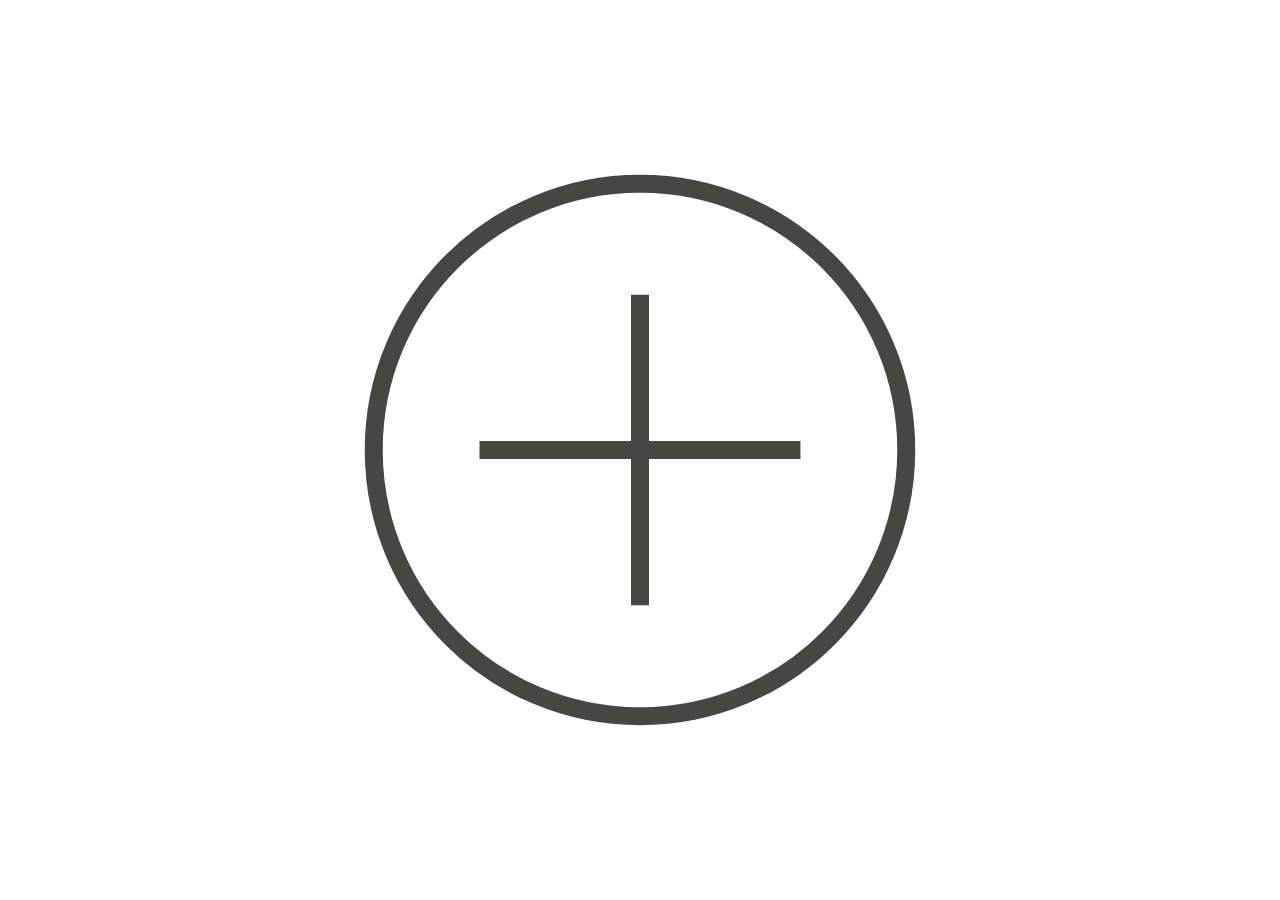
<file: app/index_3.html>
<!DOCTYPE html><html data-scrapbook-source="https://lottie.host/embed/25dba886-a9e7-4004-8cd1-f8b1369a4969/mlP1yWF9MU.json" data-scrapbook-adoptedstylesheet-0="* { box-sizing: border-box; }

:host { --lottie-player-toolbar-height: 35px; --lottie-player-toolbar-background-color: transparent; --lottie-player-toolbar-icon-color: #999; --lottie-player-toolbar-icon-hover-color: #222; --lottie-player-toolbar-icon-active-color: #555; --lottie-player-seeker-track-color: #ccc; --lottie-player-seeker-thumb-color: rgba(0, 107, 120, 0.8); --lottie-player-seeker-display: block; display: block; width: 100%; height: 100%; }

.main { display: flex; flex-direction: column; height: 100%; width: 100%; }

.animation { width: 100%; height: 100%; display: flex; }

.animation.controls { height: calc(100% - 35px); }

.toolbar { display: flex; place-items: center; background-color: var(--lottie-player-toolbar-background-color); margin: 0px 5px; height: 35px; }

.toolbar button { cursor: pointer; fill: var(--lottie-player-toolbar-icon-color); display: flex; background: none; border: 0px; padding: 0px; outline: none; height: 100%; }

.toolbar button:hover { fill: var(--lottie-player-toolbar-icon-hover-color); }

.toolbar button.active { fill: var(--lottie-player-toolbar-icon-active-color); }

.toolbar button.active:hover { fill: var(--lottie-player-toolbar-icon-hover-color); }

.toolbar button:focus { outline: 1px dotted var(--lottie-player-toolbar-icon-active-color); }

.toolbar button svg { }

.toolbar button.disabled svg { display: none; }

.seeker { appearance: none; width: 95%; outline: none; background-color: var(--lottie-player-toolbar-background-color); display: var(--lottie-player-seeker-display); }

.seeker::-webkit-slider-runnable-track { width: 100%; height: 5px; cursor: pointer; background: var(--lottie-player-seeker-track-color); border-radius: 3px; }

.seeker::-webkit-slider-thumb { height: 15px; width: 15px; border-radius: 50%; background: var(--lottie-player-seeker-thumb-color); cursor: pointer; appearance: none; margin-top: -5px; }

.seeker:focus::-webkit-slider-runnable-track { background: rgb(153, 153, 153); }

.error { display: flex; margin: auto; justify-content: center; height: 100%; align-items: center; }"><head>
        <meta charset="UTF-8">
        <title>LottieFiles - free animation files built for Lottie</title>
        <link rel="alternate" type="application/json+oembed" href="https://embed.lottiefiles.com/oembed?url=https://lottie.host/embed/25dba886-a9e7-4004-8cd1-f8b1369a4969/mlP1yWF9MU.json">

        <link rel="icon" type="image/png" sizes="192x192" href="android-icon-192x192.png">
        <link rel="icon" type="image/png" sizes="32x32" href="favicon-32x32.png">
        <link rel="icon" type="image/png" sizes="96x96" href="favicon-96x96.png">
        <link rel="icon" type="image/png" sizes="16x16" href="favicon-16x16.png">

        <meta property="og:image" content="https://lottie.host/25dba886-a9e7-4004-8cd1-f8b1369a4969/preview.png">

        <style>
          html,
          body {
            overflow: hidden;
            width: 100%;
            height: 100%;
            margin: 0;
            padding: 0;
            background-color: transparent;
            font-family: arial, sans-serif;
            overflow: hidden;
          }

          #container {
            width: 100%;
            height: 100%;
            position: relative;
            overflow: hidden;
          }

          #container:hover .attribution {
            bottom: 20px;
            opacity: 1;
          }

          .center {
            width: 50%;
            position: absolute;
            top: 50%;
            left: 50%;
            transform: translate(-50%, -50%);
          }

          iframe {
            border: 0;
            overflow: hidden;
            position: absolute;
          }

          .attribution {
            display: block;
            transition: all 0.8s ease 0s;
            border-radius: 4px;
            display: flex;
            align-items: center;
            padding: 7px 9px;
            position: absolute;
            bottom: -30px;
            left: 10px;
            text-decoration: none;
            z-index: 10;
            background: rgba(34, 41, 47, 0.04);
            opacity: 0.4;
          }

          span {
            display: inline-block;
            margin-left: 5px;
            font-size: 8pt;
            color: rgba(43, 52, 59, 0.8);
          }

          .attribution.dark {
            background: rgba(255, 255, 255, 0.04);
            opacity: 0.8;
          }

          .attribution.dark span {
            color: #ffffff;
            opacity: 0.8;
          }

          #dotLottie-canvas {
            width: 100%;
            height: 100%;
          }
        </style>
      <script data-scrapbook-elem="custom-elements-loader">(function (names) { if (!customElements) { return; } for (const name of names) { customElements.define(name, class CustomElement extends HTMLElement {}); } })(["dotlottie-player"])</script></head>
      <body>
        <div id="container">
  
  <dotlottie-player src="https://lottie.host/25dba886-a9e7-4004-8cd1-f8b1369a4969/mlP1yWF9MU.json" background="transparent" speed="1" loop="" autoplay="" data-scrapbook-adoptedstylesheets="0" data-scrapbook-shadowdom="<!---->
      <div id=&quot;animation-container&quot; lang=&quot;en&quot; role=&quot;img&quot; class=&quot;main&quot;>
        <div id=&quot;animation&quot; class=&quot;animation&quot; style=&quot;background:transparent;&quot;>
          <!--?lit$827163447$-->
        <svg xmlns=&quot;http://www.w3.org/2000/svg&quot; viewBox=&quot;0 0 150 150&quot; width=&quot;150&quot; height=&quot;150&quot; preserveAspectRatio=&quot;xMidYMid meet&quot; style=&quot;width: 100%; height: 100%; transform: translate3d(0px, 0px, 0px); content-visibility: visible;&quot;><defs><clipPath id=&quot;__lottie_element_2&quot;><rect width=&quot;150&quot; height=&quot;150&quot; x=&quot;0&quot; y=&quot;0&quot;></rect></clipPath></defs><g clip-path=&quot;url(#__lottie_element_2)&quot;><g transform=&quot;matrix(-0.0000033927681215573102,-1,1,-0.0000033927681215573102,23.124176025390625,126.87617492675781)&quot; opacity=&quot;1&quot; style=&quot;display: block;&quot;><g opacity=&quot;1&quot; transform=&quot;matrix(1,0,0,1,51.875999450683594,51.875)&quot;><path stroke-linecap=&quot;butt&quot; stroke-linejoin=&quot;miter&quot; fill-opacity=&quot;0&quot; stroke-miterlimit=&quot;10&quot; stroke=&quot;rgb(70,70,68)&quot; stroke-opacity=&quot;1&quot; stroke-width=&quot;3&quot; d=&quot; M44.375999450683594,0.0010000000474974513 C44.375999450683594,24.507999420166016 24.507999420166016,44.375999450683594 0.0020000000949949026,44.375999450683594 C-24.507999420166016,44.375999450683594 -44.375999450683594,24.507999420166016 -44.375999450683594,0.0010000000474974513 C-44.375999450683594,-24.507999420166016 -24.507999420166016,-44.375999450683594 0.0020000000949949026,-44.375999450683594 C24.507999420166016,-44.375999450683594 44.375999450683594,-24.507999420166016 44.375999450683594,0.0010000000474974513z&quot;></path></g><g opacity=&quot;1&quot; transform=&quot;matrix(1,0,0,1,0,0)&quot;><path stroke-linecap=&quot;butt&quot; stroke-linejoin=&quot;miter&quot; fill-opacity=&quot;0&quot; stroke-miterlimit=&quot;10&quot; stroke=&quot;rgb(70,70,68)&quot; stroke-opacity=&quot;1&quot; stroke-width=&quot;3&quot; d=&quot; M51.87799835205078,25.1299991607666 C51.87799835205078,25.1299991607666 51.87799835205078,78.61599731445312 51.87799835205078,78.61599731445312&quot;></path></g><g opacity=&quot;1&quot; transform=&quot;matrix(1,0,0,1,0,0)&quot;><path stroke-linecap=&quot;butt&quot; stroke-linejoin=&quot;miter&quot; fill-opacity=&quot;0&quot; stroke-miterlimit=&quot;10&quot; stroke=&quot;rgb(70,70,68)&quot; stroke-opacity=&quot;1&quot; stroke-width=&quot;3&quot; d=&quot; M26.016000747680664,51.875999450683594 C26.016000747680664,51.875999450683594 77.73799896240234,51.875999450683594 77.73799896240234,51.875999450683594&quot;></path></g></g></g></svg></div>
        <!--?lit$827163447$-->
      </div>
    "></dotlottie-player>
</div>
      
    
  <script data-scrapbook-elem="basic-loader">(function () { var k1 = "data-scrapbook-shadowdom", k2 = "data-scrapbook-canvas", k3 = "data-scrapbook-input-indeterminate", k4 = "data-scrapbook-input-checked", k5 = "data-scrapbook-option-selected", k6 = "data-scrapbook-input-value", k7 = "data-scrapbook-textarea-value", k8 = "data-scrapbook-adoptedstylesheets", k9 = /^data-scrapbook-adoptedstylesheet-(\d+)$/, k10 = "data-scrapbook-shadowdom-mode", k11 = "data-scrapbook-shadowdom-clonable", k12 = "data-scrapbook-shadowdom-delegates-focus", k13 = "data-scrapbook-shadowdom-serializable", k14 = "data-scrapbook-shadowdom-slot-assignment", k15 = "data-scrapbook-slot-assigned", k16 = "data-scrapbook-slot-index", k17 = /^scrapbook-slot-index=(\d+)$/; k18 = '/scrapbook-slot-index'; d = document, r = d.documentElement, $s = !!r.attachShadow, $as = !!d.adoptedStyleSheets, $c = !!window.HTMLCanvasElement, $sa = !!d.createElement('slot').assign, sle = [], sls = [], slt = function (r) { if ($sa) { var E = r.childNodes, i, e, s, m; for (i = 0; i < E.length; i++) { e = E[i]; if (e.nodeType === 8) { s = e.nodeValue; if (m = s.match(k17)) { s = e.nextSibling; if (s.nodeType === 3) { sls[m[1]] = s; } r.removeChild(e); i--; } else if (s === k18) { r.removeChild(e); i--; } } } } }, sl = function () { var i = sle.length, j, d, e; while (i--) { d = sle[i]; e = d.elem; d = d.value.split(','); j = d.length; while (j--) { d[j] = sls[parseInt(d[j], 10)]; } try { e.assign.apply(e, d); } catch (ex) { console.error(ex); } } }, asl = (function (r) { var l = [], E, i, e, m, c, j; if ($as) { E = r.attributes; i = E.length; while (i--) { e = E[i]; if (!(m = e.nodeName.match(k9))) { continue; } c = l[m[1]] = new CSSStyleSheet(); r.removeAttribute(m[0]); m = e.nodeValue.split('\n\n'); j = m.length; while (j--) { try { m[j] && c.insertRule(m[j]); } catch (ex) { console.error(ex); } } } } return l; })(r), as = function (d, e) { var l, i, I; if ($as && (l = e.getAttribute(k8)) !== null) { l = l.split(','); for (i = 0, I = l.length; i < I; i++) { d.adoptedStyleSheets.push(asl[l[i]]); } e.removeAttribute(k8); } }, fn = function (r) { var E = r.querySelectorAll ? r.querySelectorAll("*") : r.getElementsByTagName("*"), i = E.length, e, d, s, m; while (i--) { e = E[i]; s = e.shadowRoot; if ($s && (d = e.getAttribute(k1))) { if (!s) { try { s = e.attachShadow({ mode: (m = e.getAttribute(k10)) !== null ? m : 'open', clonable: e.hasAttribute(k11), delegatesFocus: e.hasAttribute(k12), serializable: e.hasAttribute(k13), slotAssignment: (m = e.getAttribute(k14)) !== null ? m : void(0), }); s.innerHTML = d; } catch (ex) { console.error(ex); } } e.removeAttribute(k1); e.removeAttribute(k10); e.removeAttribute(k11); e.removeAttribute(k12); e.removeAttribute(k13); e.removeAttribute(k14); } if ($c && (d = e.getAttribute(k2)) !== null) { (function () { var c = e, g = new Image(); g.onload = function () { c.getContext('2d').drawImage(g, 0, 0); }; g.src = d; })(); e.removeAttribute(k2); } if ((d = e.getAttribute(k3)) !== null) { e.indeterminate = true; e.removeAttribute(k3); } if ((d = e.getAttribute(k4)) !== null) { e.checked = d === 'true'; e.removeAttribute(k4); } if ((d = e.getAttribute(k5)) !== null) { e.selected = d === 'true'; e.removeAttribute(k5); } if ((d = e.getAttribute(k6)) !== null) { e.value = d; e.removeAttribute(k6); } if ((d = e.getAttribute(k7)) !== null) { e.value = d; e.removeAttribute(k7); } if ($sa && (d = e.getAttribute(k15)) !== null) { sle.push({elem: e, value: d}); e.removeAttribute(k15); } if ($sa && (d = e.getAttribute(k16)) !== null) { sls[d] = e; e.removeAttribute(k16); } if (s) { slt(e); as(s, e); fn(s); } } }; as(d, r); fn(d); sl(); })()</script></body></html>
</file>
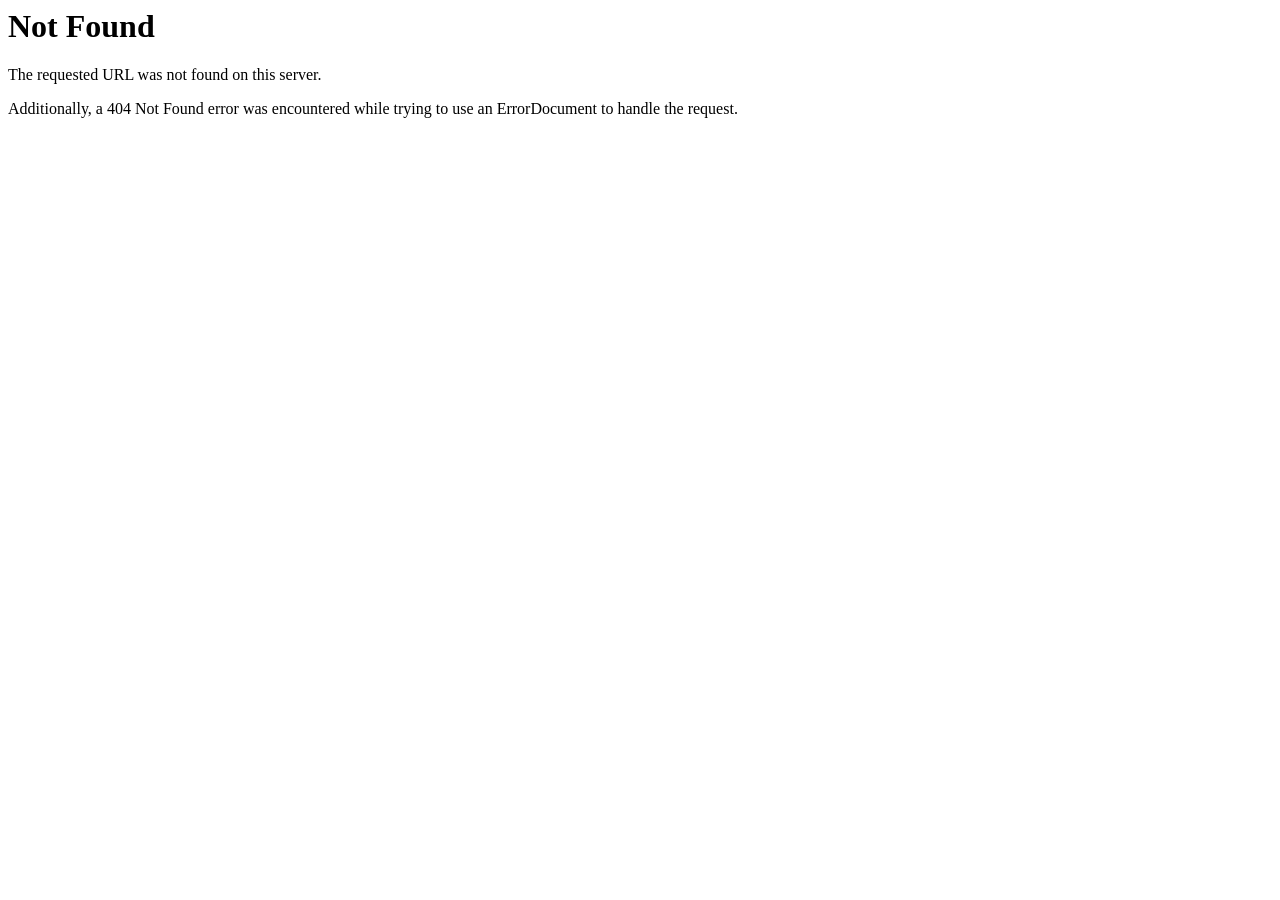
<file: app/social-card.html>
<!DOCTYPE HTML PUBLIC "-//IETF//DTD HTML 2.0//EN">
<html>
<!-- Mirrored from libero-drop.com/app/social-card.html by HTTrack Website Copier/3.x [XR&CO'2014], Tue, 29 Mar 2022 20:56:07 GMT -->
<head>
<title>404 Not Found</title>
</head><body>
<h1>Not Found</h1>
<p>The requested URL was not found on this server.</p>
<p>Additionally, a 404 Not Found
error was encountered while trying to use an ErrorDocument to handle the request.</p>
</body>
<!-- Mirrored from libero-drop.com/app/social-card.html by HTTrack Website Copier/3.x [XR&CO'2014], Tue, 29 Mar 2022 20:56:07 GMT -->
</html>
</file>
<file: 931b179cff3131dc.css>
@font-face{font-family:Inter;font-style:normal;font-weight:100 900;font-display:swap;src:url("55c55f0601d81cf3-s.woff2") format("woff2");unicode-range:u+0460-052f,u+1c80-1c8a,u+20b4,u+2de0-2dff,u+a640-a69f,u+fe2e-fe2f}@font-face{font-family:Inter;font-style:normal;font-weight:100 900;font-display:swap;src:url("26a46d62cd723877-s.woff2") format("woff2");unicode-range:u+0301,u+0400-045f,u+0490-0491,u+04b0-04b1,u+2116}@font-face{font-family:Inter;font-style:normal;font-weight:100 900;font-display:swap;src:url("97e0cb1ae144a2a9-s.woff2") format("woff2");unicode-range:u+1f??}@font-face{font-family:Inter;font-style:normal;font-weight:100 900;font-display:swap;src:url("581909926a08bbc8-s.woff2") format("woff2");unicode-range:u+0370-0377,u+037a-037f,u+0384-038a,u+038c,u+038e-03a1,u+03a3-03ff}@font-face{font-family:Inter;font-style:normal;font-weight:100 900;font-display:swap;src:url("df0a9ae256c0569c-s.woff2") format("woff2");unicode-range:u+0102-0103,u+0110-0111,u+0128-0129,u+0168-0169,u+01a0-01a1,u+01af-01b0,u+0300-0301,u+0303-0304,u+0308-0309,u+0323,u+0329,u+1ea0-1ef9,u+20ab}@font-face{font-family:Inter;font-style:normal;font-weight:100 900;font-display:swap;src:url("8e9860b6e62d6359-s.woff2") format("woff2");unicode-range:u+0100-02ba,u+02bd-02c5,u+02c7-02cc,u+02ce-02d7,u+02dd-02ff,u+0304,u+0308,u+0329,u+1d00-1dbf,u+1e00-1e9f,u+1ef2-1eff,u+2020,u+20a0-20ab,u+20ad-20c0,u+2113,u+2c60-2c7f,u+a720-a7ff}@font-face{font-family:Inter;font-style:normal;font-weight:100 900;font-display:swap;src:url("e4af272ccee01ff0-s.p.woff2") format("woff2");unicode-range:u+00??,u+0131,u+0152-0153,u+02bb-02bc,u+02c6,u+02da,u+02dc,u+0304,u+0308,u+0329,u+2000-206f,u+20ac,u+2122,u+2191,u+2193,u+2212,u+2215,u+feff,u+fffd}@font-face{font-family:Inter Fallback;src:local("Arial");ascent-override:90.44%;descent-override:22.52%;line-gap-override:0.00%;size-adjust:107.12%}.__className_e8ce0c{font-family:Inter,Inter Fallback;font-style:normal}
</file>
<file: 58036a4daceeb73c.css>
*,:after,:before{--tw-border-spacing-x:0;--tw-border-spacing-y:0;--tw-translate-x:0;--tw-translate-y:0;--tw-rotate:0;--tw-skew-x:0;--tw-skew-y:0;--tw-scale-x:1;--tw-scale-y:1;--tw-pan-x: ;--tw-pan-y: ;--tw-pinch-zoom: ;--tw-scroll-snap-strictness:proximity;--tw-gradient-from-position: ;--tw-gradient-via-position: ;--tw-gradient-to-position: ;--tw-ordinal: ;--tw-slashed-zero: ;--tw-numeric-figure: ;--tw-numeric-spacing: ;--tw-numeric-fraction: ;--tw-ring-inset: ;--tw-ring-offset-width:0px;--tw-ring-offset-color:#fff;--tw-ring-color:rgb(59 130 246/0.5);--tw-ring-offset-shadow:0 0 #0000;--tw-ring-shadow:0 0 #0000;--tw-shadow:0 0 #0000;--tw-shadow-colored:0 0 #0000;--tw-blur: ;--tw-brightness: ;--tw-contrast: ;--tw-grayscale: ;--tw-hue-rotate: ;--tw-invert: ;--tw-saturate: ;--tw-sepia: ;--tw-drop-shadow: ;--tw-backdrop-blur: ;--tw-backdrop-brightness: ;--tw-backdrop-contrast: ;--tw-backdrop-grayscale: ;--tw-backdrop-hue-rotate: ;--tw-backdrop-invert: ;--tw-backdrop-opacity: ;--tw-backdrop-saturate: ;--tw-backdrop-sepia: ;--tw-contain-size: ;--tw-contain-layout: ;--tw-contain-paint: ;--tw-contain-style: }::backdrop{--tw-border-spacing-x:0;--tw-border-spacing-y:0;--tw-translate-x:0;--tw-translate-y:0;--tw-rotate:0;--tw-skew-x:0;--tw-skew-y:0;--tw-scale-x:1;--tw-scale-y:1;--tw-pan-x: ;--tw-pan-y: ;--tw-pinch-zoom: ;--tw-scroll-snap-strictness:proximity;--tw-gradient-from-position: ;--tw-gradient-via-position: ;--tw-gradient-to-position: ;--tw-ordinal: ;--tw-slashed-zero: ;--tw-numeric-figure: ;--tw-numeric-spacing: ;--tw-numeric-fraction: ;--tw-ring-inset: ;--tw-ring-offset-width:0px;--tw-ring-offset-color:#fff;--tw-ring-color:rgb(59 130 246/0.5);--tw-ring-offset-shadow:0 0 #0000;--tw-ring-shadow:0 0 #0000;--tw-shadow:0 0 #0000;--tw-shadow-colored:0 0 #0000;--tw-blur: ;--tw-brightness: ;--tw-contrast: ;--tw-grayscale: ;--tw-hue-rotate: ;--tw-invert: ;--tw-saturate: ;--tw-sepia: ;--tw-drop-shadow: ;--tw-backdrop-blur: ;--tw-backdrop-brightness: ;--tw-backdrop-contrast: ;--tw-backdrop-grayscale: ;--tw-backdrop-hue-rotate: ;--tw-backdrop-invert: ;--tw-backdrop-opacity: ;--tw-backdrop-saturate: ;--tw-backdrop-sepia: ;--tw-contain-size: ;--tw-contain-layout: ;--tw-contain-paint: ;--tw-contain-style: }/*
! tailwindcss v3.4.17 | MIT License | https://tailwindcss.com
*/*,:after,:before{box-sizing:border-box;border:0 solid #e5e7eb}:after,:before{--tw-content:""}:host,html{line-height:1.5;-webkit-text-size-adjust:100%;-moz-tab-size:4;tab-size:4;font-family:ui-sans-serif,system-ui,sans-serif,Apple Color Emoji,Segoe UI Emoji,Segoe UI Symbol,Noto Color Emoji;font-feature-settings:normal;font-variation-settings:normal;-webkit-tap-highlight-color:transparent}body{margin:0;line-height:inherit}hr{height:0;color:inherit;border-top-width:1px}abbr:where([title]){text-decoration:underline dotted}h1,h2,h3,h4,h5,h6{font-size:inherit;font-weight:inherit}a{color:inherit;text-decoration:inherit}b,strong{font-weight:bolder}code,kbd,pre,samp{font-family:ui-monospace,SFMono-Regular,Menlo,Monaco,Consolas,Liberation Mono,Courier New,monospace;font-feature-settings:normal;font-variation-settings:normal;font-size:1em}small{font-size:80%}sub,sup{font-size:75%;line-height:0;position:relative;vertical-align:baseline}sub{bottom:-.25em}sup{top:-.5em}table{text-indent:0;border-color:inherit;border-collapse:collapse}button,input,optgroup,select,textarea{font-family:inherit;font-feature-settings:inherit;font-variation-settings:inherit;font-size:100%;font-weight:inherit;line-height:inherit;letter-spacing:inherit;color:inherit;margin:0;padding:0}button,select{text-transform:none}button,input:where([type=button]),input:where([type=reset]),input:where([type=submit]){-webkit-appearance:button;background-color:transparent;background-image:none}:-moz-focusring{outline:auto}:-moz-ui-invalid{box-shadow:none}progress{vertical-align:baseline}::-webkit-inner-spin-button,::-webkit-outer-spin-button{height:auto}[type=search]{-webkit-appearance:textfield;outline-offset:-2px}::-webkit-search-decoration{-webkit-appearance:none}::-webkit-file-upload-button{-webkit-appearance:button;font:inherit}summary{display:list-item}blockquote,dd,dl,figure,h1,h2,h3,h4,h5,h6,hr,p,pre{margin:0}fieldset{margin:0}fieldset,legend{padding:0}menu,ol,ul{list-style:none;margin:0;padding:0}dialog{padding:0}textarea{resize:vertical}input::placeholder,textarea::placeholder{opacity:1;color:#9ca3af}[role=button],button{cursor:pointer}:disabled{cursor:default}audio,canvas,embed,iframe,img,object,svg,video{display:block;vertical-align:middle}img,video{max-width:100%;height:auto}[hidden]:where(:not([hidden=until-found])){display:none}:root{--background:0 0% 100%;--foreground:222.2 84% 4.9%;--card:0 0% 100%;--card-foreground:222.2 84% 4.9%;--popover:0 0% 100%;--popover-foreground:222.2 84% 4.9%;--primary:222.2 47.4% 11.2%;--primary-foreground:210 40% 98%;--secondary:210 40% 96%;--secondary-foreground:222.2 47.4% 11.2%;--muted:210 40% 96%;--muted-foreground:215.4 16.3% 46.9%;--accent:210 40% 96%;--accent-foreground:222.2 47.4% 11.2%;--destructive:0 84.2% 60.2%;--destructive-foreground:210 40% 98%;--border:214.3 31.8% 91.4%;--input:214.3 31.8% 91.4%;--ring:222.2 84% 4.9%;--radius:0.5rem;--chart-1:12 76% 61%;--chart-2:173 58% 39%;--chart-3:197 37% 24%;--chart-4:43 74% 66%;--chart-5:27 87% 67%}.dark{--background:222.2 84% 4.9%;--foreground:210 40% 98%;--card:222.2 84% 4.9%;--card-foreground:210 40% 98%;--popover:222.2 84% 4.9%;--popover-foreground:210 40% 98%;--primary:210 40% 98%;--primary-foreground:222.2 47.4% 11.2%;--secondary:217.2 32.6% 17.5%;--secondary-foreground:210 40% 98%;--muted:217.2 32.6% 17.5%;--muted-foreground:215 20.2% 65.1%;--accent:217.2 32.6% 17.5%;--accent-foreground:210 40% 98%;--destructive:0 62.8% 30.6%;--destructive-foreground:210 40% 98%;--border:217.2 32.6% 17.5%;--input:217.2 32.6% 17.5%;--ring:212.7 26.8% 83.9%;--chart-1:220 70% 50%;--chart-2:160 60% 45%;--chart-3:30 80% 55%;--chart-4:280 65% 60%;--chart-5:340 75% 55%}*{border-color:hsl(var(--border))}body{background-color:hsl(var(--background));color:hsl(var(--foreground))}.container{width:100%;margin-right:auto;margin-left:auto;padding-right:2rem;padding-left:2rem}@media (min-width:1400px){.container{max-width:1400px}}.sr-only{position:absolute;width:1px;height:1px;padding:0;margin:-1px;overflow:hidden;clip:rect(0,0,0,0);white-space:nowrap;border-width:0}.pointer-events-none{pointer-events:none}.pointer-events-auto{pointer-events:auto}.visible{visibility:visible}.invisible{visibility:hidden}.static{position:static}.fixed{position:fixed}.absolute{position:absolute}.relative{position:relative}.sticky{position:sticky}.inset-0{inset:0}.inset-x-0{left:0;right:0}.inset-y-0{top:0;bottom:0}.-bottom-1{bottom:-.25rem}.-bottom-12{bottom:-3rem}.-left-1{left:-.25rem}.-left-12{left:-3rem}.-right-1{right:-.25rem}.-right-12{right:-3rem}.-right-2{right:-.5rem}.-top-1{top:-.25rem}.-top-12{top:-3rem}.-top-2{top:-.5rem}.bottom-0{bottom:0}.left-0{left:0}.left-1{left:.25rem}.left-1\/2{left:50%}.left-2{left:.5rem}.left-3{left:.75rem}.left-\[50\%\]{left:50%}.right-0{right:0}.right-1{right:.25rem}.right-2{right:.5rem}.right-3{right:.75rem}.right-4{right:1rem}.top-0{top:0}.top-1\.5{top:.375rem}.top-1\/2{top:50%}.top-2{top:.5rem}.top-3\.5{top:.875rem}.top-4{top:1rem}.top-\[1px\]{top:1px}.top-\[50\%\]{top:50%}.top-\[60\%\]{top:60%}.top-full{top:100%}.z-10{z-index:10}.z-20{z-index:20}.z-50{z-index:50}.z-\[100\]{z-index:100}.z-\[1\]{z-index:1}.order-1{order:1}.order-2{order:2}.-mx-1{margin-left:-.25rem;margin-right:-.25rem}.mx-2{margin-left:.5rem;margin-right:.5rem}.mx-3\.5{margin-left:.875rem;margin-right:.875rem}.mx-8{margin-left:2rem;margin-right:2rem}.mx-auto{margin-left:auto;margin-right:auto}.my-0\.5{margin-top:.125rem;margin-bottom:.125rem}.my-1{margin-top:.25rem;margin-bottom:.25rem}.-ml-4{margin-left:-1rem}.-mt-4{margin-top:-1rem}.mb-1{margin-bottom:.25rem}.mb-12{margin-bottom:3rem}.mb-2{margin-bottom:.5rem}.mb-3{margin-bottom:.75rem}.mb-4{margin-bottom:1rem}.mb-6{margin-bottom:1.5rem}.mb-8{margin-bottom:2rem}.ml-1{margin-left:.25rem}.ml-2{margin-left:.5rem}.ml-4{margin-left:1rem}.ml-auto{margin-left:auto}.mr-1{margin-right:.25rem}.mr-2{margin-right:.5rem}.mt-0{margin-top:0}.mt-0\.5{margin-top:.125rem}.mt-1{margin-top:.25rem}.mt-1\.5{margin-top:.375rem}.mt-12{margin-top:3rem}.mt-16{margin-top:4rem}.mt-2{margin-top:.5rem}.mt-24{margin-top:6rem}.mt-3{margin-top:.75rem}.mt-4{margin-top:1rem}.mt-6{margin-top:1.5rem}.mt-8{margin-top:2rem}.mt-auto{margin-top:auto}.line-clamp-3{overflow:hidden;display:-webkit-box;-webkit-box-orient:vertical;-webkit-line-clamp:3}.block{display:block}.inline-block{display:inline-block}.inline{display:inline}.flex{display:flex}.inline-flex{display:inline-flex}.table{display:table}.grid{display:grid}.hidden{display:none}.aspect-\[3\/1\]{aspect-ratio:3/1}.aspect-square{aspect-ratio:1/1}.aspect-video{aspect-ratio:16/9}.size-4{width:1rem;height:1rem}.h-1\.5{height:.375rem}.h-10{height:2.5rem}.h-11{height:2.75rem}.h-12{height:3rem}.h-16{height:4rem}.h-2{height:.5rem}.h-2\.5{height:.625rem}.h-20{height:5rem}.h-24{height:6rem}.h-3{height:.75rem}.h-3\.5{height:.875rem}.h-32{height:8rem}.h-4{height:1rem}.h-48{height:12rem}.h-5{height:1.25rem}.h-6{height:1.5rem}.h-64{height:16rem}.h-7{height:1.75rem}.h-8{height:2rem}.h-9{height:2.25rem}.h-\[1px\]{height:1px}.h-\[var\(--radix-navigation-menu-viewport-height\)\]{height:var(--radix-navigation-menu-viewport-height)}.h-\[var\(--radix-select-trigger-height\)\]{height:var(--radix-select-trigger-height)}.h-auto{height:auto}.h-full{height:100%}.h-px{height:1px}.h-svh{height:100svh}.max-h-96{max-height:24rem}.max-h-\[300px\]{max-height:300px}.max-h-screen{max-height:100vh}.min-h-0{min-height:0}.min-h-\[400px\]{min-height:400px}.min-h-\[80px\]{min-height:80px}.min-h-screen{min-height:100vh}.min-h-svh{min-height:100svh}.w-0{width:0}.w-1{width:.25rem}.w-1\.5{width:.375rem}.w-10{width:2.5rem}.w-11{width:2.75rem}.w-12{width:3rem}.w-16{width:4rem}.w-2{width:.5rem}.w-2\.5{width:.625rem}.w-20{width:5rem}.w-24{width:6rem}.w-3{width:.75rem}.w-3\.5{width:.875rem}.w-3\/4{width:75%}.w-32{width:8rem}.w-4{width:1rem}.w-5{width:1.25rem}.w-6{width:1.5rem}.w-64{width:16rem}.w-7{width:1.75rem}.w-72{width:18rem}.w-8{width:2rem}.w-9{width:2.25rem}.w-\[--sidebar-width\]{width:var(--sidebar-width)}.w-\[100px\]{width:100px}.w-\[1px\]{width:1px}.w-auto{width:auto}.w-full{width:100%}.w-max{width:max-content}.w-px{width:1px}.min-w-0{min-width:0}.min-w-10{min-width:2.5rem}.min-w-11{min-width:2.75rem}.min-w-5{min-width:1.25rem}.min-w-9{min-width:2.25rem}.min-w-\[12rem\]{min-width:12rem}.min-w-\[36px\]{min-width:36px}.min-w-\[8rem\]{min-width:8rem}.min-w-\[var\(--radix-select-trigger-width\)\]{min-width:var(--radix-select-trigger-width)}.max-w-2xl{max-width:42rem}.max-w-3xl{max-width:48rem}.max-w-4xl{max-width:56rem}.max-w-6xl{max-width:72rem}.max-w-7xl{max-width:80rem}.max-w-\[--skeleton-width\]{max-width:var(--skeleton-width)}.max-w-\[200px\]{max-width:200px}.max-w-lg{max-width:32rem}.max-w-max{max-width:max-content}.max-w-md{max-width:28rem}.max-w-xs{max-width:20rem}.flex-1{flex:1 1 0%}.flex-shrink-0,.shrink-0{flex-shrink:0}.grow{flex-grow:1}.grow-0{flex-grow:0}.basis-full{flex-basis:100%}.caption-bottom{caption-side:bottom}.border-collapse{border-collapse:collapse}.-translate-x-1\/2{--tw-translate-x:-50%}.-translate-x-1\/2,.-translate-x-px{transform:translate(var(--tw-translate-x),var(--tw-translate-y)) rotate(var(--tw-rotate)) skewX(var(--tw-skew-x)) skewY(var(--tw-skew-y)) scaleX(var(--tw-scale-x)) scaleY(var(--tw-scale-y))}.-translate-x-px{--tw-translate-x:-1px}.-translate-y-1\/2{--tw-translate-y:-50%}.-translate-y-1\/2,.translate-x-1\/2{transform:translate(var(--tw-translate-x),var(--tw-translate-y)) rotate(var(--tw-rotate)) skewX(var(--tw-skew-x)) skewY(var(--tw-skew-y)) scaleX(var(--tw-scale-x)) scaleY(var(--tw-scale-y))}.translate-x-1\/2{--tw-translate-x:50%}.translate-x-\[-50\%\]{--tw-translate-x:-50%}.translate-x-\[-50\%\],.translate-x-px{transform:translate(var(--tw-translate-x),var(--tw-translate-y)) rotate(var(--tw-rotate)) skewX(var(--tw-skew-x)) skewY(var(--tw-skew-y)) scaleX(var(--tw-scale-x)) scaleY(var(--tw-scale-y))}.translate-x-px{--tw-translate-x:1px}.translate-y-1\/2{--tw-translate-y:50%}.translate-y-1\/2,.translate-y-\[-50\%\]{transform:translate(var(--tw-translate-x),var(--tw-translate-y)) rotate(var(--tw-rotate)) skewX(var(--tw-skew-x)) skewY(var(--tw-skew-y)) scaleX(var(--tw-scale-x)) scaleY(var(--tw-scale-y))}.translate-y-\[-50\%\]{--tw-translate-y:-50%}.rotate-45{--tw-rotate:45deg}.rotate-45,.rotate-90{transform:translate(var(--tw-translate-x),var(--tw-translate-y)) rotate(var(--tw-rotate)) skewX(var(--tw-skew-x)) skewY(var(--tw-skew-y)) scaleX(var(--tw-scale-x)) scaleY(var(--tw-scale-y))}.rotate-90{--tw-rotate:90deg}.transform{transform:translate(var(--tw-translate-x),var(--tw-translate-y)) rotate(var(--tw-rotate)) skewX(var(--tw-skew-x)) skewY(var(--tw-skew-y)) scaleX(var(--tw-scale-x)) scaleY(var(--tw-scale-y))}@keyframes pulse{50%{opacity:.5}}.animate-pulse{animation:pulse 2s cubic-bezier(.4,0,.6,1) infinite}@keyframes spin{to{transform:rotate(1turn)}}.animate-spin{animation:spin 1s linear infinite}.cursor-default{cursor:default}.cursor-not-allowed{cursor:not-allowed}.cursor-pointer{cursor:pointer}.touch-none{touch-action:none}.select-none{user-select:none}.list-none{list-style-type:none}.grid-cols-1{grid-template-columns:repeat(1,minmax(0,1fr))}.grid-cols-2{grid-template-columns:repeat(2,minmax(0,1fr))}.grid-cols-3{grid-template-columns:repeat(3,minmax(0,1fr))}.flex-row{flex-direction:row}.flex-col{flex-direction:column}.flex-col-reverse{flex-direction:column-reverse}.flex-wrap{flex-wrap:wrap}.items-start{align-items:flex-start}.items-end{align-items:flex-end}.items-center{align-items:center}.items-stretch{align-items:stretch}.justify-start{justify-content:flex-start}.justify-center{justify-content:center}.justify-between{justify-content:space-between}.gap-1{gap:.25rem}.gap-1\.5{gap:.375rem}.gap-2{gap:.5rem}.gap-3{gap:.75rem}.gap-4{gap:1rem}.gap-6{gap:1.5rem}.gap-8{gap:2rem}.space-x-1>:not([hidden])~:not([hidden]){--tw-space-x-reverse:0;margin-right:calc(.25rem * var(--tw-space-x-reverse));margin-left:calc(.25rem * calc(1 - var(--tw-space-x-reverse)))}.space-x-2>:not([hidden])~:not([hidden]){--tw-space-x-reverse:0;margin-right:calc(.5rem * var(--tw-space-x-reverse));margin-left:calc(.5rem * calc(1 - var(--tw-space-x-reverse)))}.space-x-3>:not([hidden])~:not([hidden]){--tw-space-x-reverse:0;margin-right:calc(.75rem * var(--tw-space-x-reverse));margin-left:calc(.75rem * calc(1 - var(--tw-space-x-reverse)))}.space-x-4>:not([hidden])~:not([hidden]){--tw-space-x-reverse:0;margin-right:calc(1rem * var(--tw-space-x-reverse));margin-left:calc(1rem * calc(1 - var(--tw-space-x-reverse)))}.space-x-6>:not([hidden])~:not([hidden]){--tw-space-x-reverse:0;margin-right:calc(1.5rem * var(--tw-space-x-reverse));margin-left:calc(1.5rem * calc(1 - var(--tw-space-x-reverse)))}.space-y-1>:not([hidden])~:not([hidden]){--tw-space-y-reverse:0;margin-top:calc(.25rem * calc(1 - var(--tw-space-y-reverse)));margin-bottom:calc(.25rem * var(--tw-space-y-reverse))}.space-y-1\.5>:not([hidden])~:not([hidden]){--tw-space-y-reverse:0;margin-top:calc(.375rem * calc(1 - var(--tw-space-y-reverse)));margin-bottom:calc(.375rem * var(--tw-space-y-reverse))}.space-y-2>:not([hidden])~:not([hidden]){--tw-space-y-reverse:0;margin-top:calc(.5rem * calc(1 - var(--tw-space-y-reverse)));margin-bottom:calc(.5rem * var(--tw-space-y-reverse))}.space-y-3>:not([hidden])~:not([hidden]){--tw-space-y-reverse:0;margin-top:calc(.75rem * calc(1 - var(--tw-space-y-reverse)));margin-bottom:calc(.75rem * var(--tw-space-y-reverse))}.space-y-4>:not([hidden])~:not([hidden]){--tw-space-y-reverse:0;margin-top:calc(1rem * calc(1 - var(--tw-space-y-reverse)));margin-bottom:calc(1rem * var(--tw-space-y-reverse))}.space-y-6>:not([hidden])~:not([hidden]){--tw-space-y-reverse:0;margin-top:calc(1.5rem * calc(1 - var(--tw-space-y-reverse)));margin-bottom:calc(1.5rem * var(--tw-space-y-reverse))}.space-y-8>:not([hidden])~:not([hidden]){--tw-space-y-reverse:0;margin-top:calc(2rem * calc(1 - var(--tw-space-y-reverse)));margin-bottom:calc(2rem * var(--tw-space-y-reverse))}.overflow-auto{overflow:auto}.overflow-hidden{overflow:hidden}.overflow-y-auto{overflow-y:auto}.overflow-x-hidden{overflow-x:hidden}.truncate{overflow:hidden;text-overflow:ellipsis}.truncate,.whitespace-nowrap{white-space:nowrap}.whitespace-pre-line{white-space:pre-line}.break-words{overflow-wrap:break-word}.break-all{word-break:break-all}.rounded{border-radius:.25rem}.rounded-\[2px\]{border-radius:2px}.rounded-\[inherit\]{border-radius:inherit}.rounded-full{border-radius:9999px}.rounded-lg{border-radius:var(--radius)}.rounded-md{border-radius:calc(var(--radius) - 2px)}.rounded-sm{border-radius:calc(var(--radius) - 4px)}.rounded-xl{border-radius:.75rem}.rounded-r-full{border-top-right-radius:9999px;border-bottom-right-radius:9999px}.rounded-t-\[10px\]{border-top-left-radius:10px;border-top-right-radius:10px}.rounded-tl-sm{border-top-left-radius:calc(var(--radius) - 4px)}.border{border-width:1px}.border-0{border-width:0}.border-2{border-width:2px}.border-4{border-width:4px}.border-\[1\.5px\]{border-width:1.5px}.border-y{border-top-width:1px}.border-b,.border-y{border-bottom-width:1px}.border-b-2{border-bottom-width:2px}.border-l{border-left-width:1px}.border-l-2{border-left-width:2px}.border-r{border-right-width:1px}.border-t{border-top-width:1px}.border-dashed{border-style:dashed}.border-\[--color-border\]{border-color:var(--color-border)}.border-amber-200{--tw-border-opacity:1;border-color:rgb(253 230 138/var(--tw-border-opacity,1))}.border-blue-200{--tw-border-opacity:1;border-color:rgb(191 219 254/var(--tw-border-opacity,1))}.border-blue-600{--tw-border-opacity:1;border-color:rgb(37 99 235/var(--tw-border-opacity,1))}.border-border\/50{border-color:hsl(var(--border)/.5)}.border-current{border-color:currentColor}.border-cyan-200{--tw-border-opacity:1;border-color:rgb(165 243 252/var(--tw-border-opacity,1))}.border-cyan-300{--tw-border-opacity:1;border-color:rgb(103 232 249/var(--tw-border-opacity,1))}.border-destructive{border-color:hsl(var(--destructive))}.border-destructive\/50{border-color:hsl(var(--destructive)/.5)}.border-emerald-200{--tw-border-opacity:1;border-color:rgb(167 243 208/var(--tw-border-opacity,1))}.border-emerald-400\/30{border-color:rgb(52 211 153/.3)}.border-gray-200{--tw-border-opacity:1;border-color:rgb(229 231 235/var(--tw-border-opacity,1))}.border-gray-300{--tw-border-opacity:1;border-color:rgb(209 213 219/var(--tw-border-opacity,1))}.border-green-200{--tw-border-opacity:1;border-color:rgb(187 247 208/var(--tw-border-opacity,1))}.border-green-300{--tw-border-opacity:1;border-color:rgb(134 239 172/var(--tw-border-opacity,1))}.border-green-400{--tw-border-opacity:1;border-color:rgb(74 222 128/var(--tw-border-opacity,1))}.border-indigo-200{--tw-border-opacity:1;border-color:rgb(199 210 254/var(--tw-border-opacity,1))}.border-input{border-color:hsl(var(--input))}.border-orange-200{--tw-border-opacity:1;border-color:rgb(254 215 170/var(--tw-border-opacity,1))}.border-orange-600{--tw-border-opacity:1;border-color:rgb(234 88 12/var(--tw-border-opacity,1))}.border-pink-200{--tw-border-opacity:1;border-color:rgb(251 207 232/var(--tw-border-opacity,1))}.border-primary{border-color:hsl(var(--primary))}.border-purple-200{--tw-border-opacity:1;border-color:rgb(233 213 255/var(--tw-border-opacity,1))}.border-purple-300{--tw-border-opacity:1;border-color:rgb(216 180 254/var(--tw-border-opacity,1))}.border-red-200{--tw-border-opacity:1;border-color:rgb(254 202 202/var(--tw-border-opacity,1))}.border-rose-200{--tw-border-opacity:1;border-color:rgb(254 205 211/var(--tw-border-opacity,1))}.border-teal-200{--tw-border-opacity:1;border-color:rgb(153 246 228/var(--tw-border-opacity,1))}.border-transparent{border-color:transparent}.border-violet-200{--tw-border-opacity:1;border-color:rgb(221 214 254/var(--tw-border-opacity,1))}.border-white{--tw-border-opacity:1;border-color:rgb(255 255 255/var(--tw-border-opacity,1))}.border-yellow-200{--tw-border-opacity:1;border-color:rgb(254 240 138/var(--tw-border-opacity,1))}.border-yellow-300{--tw-border-opacity:1;border-color:rgb(253 224 71/var(--tw-border-opacity,1))}.border-l-transparent{border-left-color:transparent}.border-t-transparent{border-top-color:transparent}.bg-\[--color-bg\]{background-color:var(--color-bg)}.bg-accent{background-color:hsl(var(--accent))}.bg-amber-50{--tw-bg-opacity:1;background-color:rgb(255 251 235/var(--tw-bg-opacity,1))}.bg-background{background-color:hsl(var(--background))}.bg-black{--tw-bg-opacity:1;background-color:rgb(0 0 0/var(--tw-bg-opacity,1))}.bg-black\/30{background-color:rgb(0 0 0/.3)}.bg-black\/80{background-color:rgb(0 0 0/.8)}.bg-blue-100{--tw-bg-opacity:1;background-color:rgb(219 234 254/var(--tw-bg-opacity,1))}.bg-blue-50{--tw-bg-opacity:1;background-color:rgb(239 246 255/var(--tw-bg-opacity,1))}.bg-blue-500{--tw-bg-opacity:1;background-color:rgb(59 130 246/var(--tw-bg-opacity,1))}.bg-blue-600{--tw-bg-opacity:1;background-color:rgb(37 99 235/var(--tw-bg-opacity,1))}.bg-border{background-color:hsl(var(--border))}.bg-card{background-color:hsl(var(--card))}.bg-cyan-50{--tw-bg-opacity:1;background-color:rgb(236 254 255/var(--tw-bg-opacity,1))}.bg-destructive{background-color:hsl(var(--destructive))}.bg-emerald-400\/10{background-color:rgb(52 211 153/.1)}.bg-emerald-50{--tw-bg-opacity:1;background-color:rgb(236 253 245/var(--tw-bg-opacity,1))}.bg-foreground{background-color:hsl(var(--foreground))}.bg-gray-100{--tw-bg-opacity:1;background-color:rgb(243 244 246/var(--tw-bg-opacity,1))}.bg-gray-200{--tw-bg-opacity:1;background-color:rgb(229 231 235/var(--tw-bg-opacity,1))}.bg-gray-300{--tw-bg-opacity:1;background-color:rgb(209 213 219/var(--tw-bg-opacity,1))}.bg-gray-400{--tw-bg-opacity:1;background-color:rgb(156 163 175/var(--tw-bg-opacity,1))}.bg-gray-50{--tw-bg-opacity:1;background-color:rgb(249 250 251/var(--tw-bg-opacity,1))}.bg-gray-600{--tw-bg-opacity:1;background-color:rgb(75 85 99/var(--tw-bg-opacity,1))}.bg-green-100{--tw-bg-opacity:1;background-color:rgb(220 252 231/var(--tw-bg-opacity,1))}.bg-green-50{--tw-bg-opacity:1;background-color:rgb(240 253 244/var(--tw-bg-opacity,1))}.bg-green-500{--tw-bg-opacity:1;background-color:rgb(34 197 94/var(--tw-bg-opacity,1))}.bg-green-500\/90{background-color:rgb(34 197 94/.9)}.bg-green-600{--tw-bg-opacity:1;background-color:rgb(22 163 74/var(--tw-bg-opacity,1))}.bg-indigo-50{--tw-bg-opacity:1;background-color:rgb(238 242 255/var(--tw-bg-opacity,1))}.bg-indigo-500{--tw-bg-opacity:1;background-color:rgb(99 102 241/var(--tw-bg-opacity,1))}.bg-muted{background-color:hsl(var(--muted))}.bg-muted\/50{background-color:hsl(var(--muted)/.5)}.bg-orange-50{--tw-bg-opacity:1;background-color:rgb(255 247 237/var(--tw-bg-opacity,1))}.bg-orange-500{--tw-bg-opacity:1;background-color:rgb(249 115 22/var(--tw-bg-opacity,1))}.bg-pink-50{--tw-bg-opacity:1;background-color:rgb(253 242 248/var(--tw-bg-opacity,1))}.bg-popover{background-color:hsl(var(--popover))}.bg-primary{background-color:hsl(var(--primary))}.bg-purple-100{--tw-bg-opacity:1;background-color:rgb(243 232 255/var(--tw-bg-opacity,1))}.bg-purple-50{--tw-bg-opacity:1;background-color:rgb(250 245 255/var(--tw-bg-opacity,1))}.bg-purple-500{--tw-bg-opacity:1;background-color:rgb(168 85 247/var(--tw-bg-opacity,1))}.bg-red-50{--tw-bg-opacity:1;background-color:rgb(254 242 242/var(--tw-bg-opacity,1))}.bg-red-500{--tw-bg-opacity:1;background-color:rgb(239 68 68/var(--tw-bg-opacity,1))}.bg-rose-50{--tw-bg-opacity:1;background-color:rgb(255 241 242/var(--tw-bg-opacity,1))}.bg-secondary{background-color:hsl(var(--secondary))}.bg-teal-50{--tw-bg-opacity:1;background-color:rgb(240 253 250/var(--tw-bg-opacity,1))}.bg-teal-500{--tw-bg-opacity:1;background-color:rgb(20 184 166/var(--tw-bg-opacity,1))}.bg-transparent{background-color:transparent}.bg-violet-50{--tw-bg-opacity:1;background-color:rgb(245 243 255/var(--tw-bg-opacity,1))}.bg-white{--tw-bg-opacity:1;background-color:rgb(255 255 255/var(--tw-bg-opacity,1))}.bg-white\/10{background-color:rgb(255 255 255/.1)}.bg-white\/20{background-color:rgb(255 255 255/.2)}.bg-white\/5{background-color:rgb(255 255 255/.05)}.bg-yellow-50{--tw-bg-opacity:1;background-color:rgb(254 252 232/var(--tw-bg-opacity,1))}.bg-opacity-20{--tw-bg-opacity:0.2}.bg-gradient-to-br{background-image:linear-gradient(to bottom right,var(--tw-gradient-stops))}.bg-gradient-to-r{background-image:linear-gradient(to right,var(--tw-gradient-stops))}.from-blue-100{--tw-gradient-from:#dbeafe var(--tw-gradient-from-position);--tw-gradient-to:rgb(219 234 254/0) var(--tw-gradient-to-position);--tw-gradient-stops:var(--tw-gradient-from),var(--tw-gradient-to)}.from-blue-50{--tw-gradient-from:#eff6ff var(--tw-gradient-from-position);--tw-gradient-to:rgb(239 246 255/0) var(--tw-gradient-to-position);--tw-gradient-stops:var(--tw-gradient-from),var(--tw-gradient-to)}.from-blue-500{--tw-gradient-from:#3b82f6 var(--tw-gradient-from-position);--tw-gradient-to:rgb(59 130 246/0) var(--tw-gradient-to-position);--tw-gradient-stops:var(--tw-gradient-from),var(--tw-gradient-to)}.from-blue-600{--tw-gradient-from:#2563eb var(--tw-gradient-from-position);--tw-gradient-to:rgb(37 99 235/0) var(--tw-gradient-to-position);--tw-gradient-stops:var(--tw-gradient-from),var(--tw-gradient-to)}.from-cyan-50{--tw-gradient-from:#ecfeff var(--tw-gradient-from-position);--tw-gradient-to:rgb(236 254 255/0) var(--tw-gradient-to-position);--tw-gradient-stops:var(--tw-gradient-from),var(--tw-gradient-to)}.from-emerald-600{--tw-gradient-from:#059669 var(--tw-gradient-from-position);--tw-gradient-to:rgb(5 150 105/0) var(--tw-gradient-to-position);--tw-gradient-stops:var(--tw-gradient-from),var(--tw-gradient-to)}.from-gray-800{--tw-gradient-from:#1f2937 var(--tw-gradient-from-position);--tw-gradient-to:rgb(31 41 55/0) var(--tw-gradient-to-position);--tw-gradient-stops:var(--tw-gradient-from),var(--tw-gradient-to)}.from-green-500{--tw-gradient-from:#22c55e var(--tw-gradient-from-position);--tw-gradient-to:rgb(34 197 94/0) var(--tw-gradient-to-position);--tw-gradient-stops:var(--tw-gradient-from),var(--tw-gradient-to)}.from-purple-50{--tw-gradient-from:#faf5ff var(--tw-gradient-from-position);--tw-gradient-to:rgb(250 245 255/0) var(--tw-gradient-to-position);--tw-gradient-stops:var(--tw-gradient-from),var(--tw-gradient-to)}.from-purple-600{--tw-gradient-from:#9333ea var(--tw-gradient-from-position);--tw-gradient-to:rgb(147 51 234/0) var(--tw-gradient-to-position);--tw-gradient-stops:var(--tw-gradient-from),var(--tw-gradient-to)}.from-white\/30{--tw-gradient-from:rgb(255 255 255/0.3) var(--tw-gradient-from-position);--tw-gradient-to:rgb(255 255 255/0) var(--tw-gradient-to-position);--tw-gradient-stops:var(--tw-gradient-from),var(--tw-gradient-to)}.from-yellow-400{--tw-gradient-from:#facc15 var(--tw-gradient-from-position);--tw-gradient-to:rgb(250 204 21/0) var(--tw-gradient-to-position);--tw-gradient-stops:var(--tw-gradient-from),var(--tw-gradient-to)}.from-yellow-50{--tw-gradient-from:#fefce8 var(--tw-gradient-from-position);--tw-gradient-to:rgb(254 252 232/0) var(--tw-gradient-to-position);--tw-gradient-stops:var(--tw-gradient-from),var(--tw-gradient-to)}.via-green-500{--tw-gradient-to:rgb(34 197 94/0) var(--tw-gradient-to-position);--tw-gradient-stops:var(--tw-gradient-from),#22c55e var(--tw-gradient-via-position),var(--tw-gradient-to)}.to-amber-50{--tw-gradient-to:#fffbeb var(--tw-gradient-to-position)}.to-amber-500{--tw-gradient-to:#f59e0b var(--tw-gradient-to-position)}.to-blue-600{--tw-gradient-to:#2563eb var(--tw-gradient-to-position)}.to-gray-900{--tw-gradient-to:#111827 var(--tw-gradient-to-position)}.to-green-100{--tw-gradient-to:#dcfce7 var(--tw-gradient-to-position)}.to-green-50{--tw-gradient-to:#f0fdf4 var(--tw-gradient-to-position)}.to-green-500{--tw-gradient-to:#22c55e var(--tw-gradient-to-position)}.to-green-600{--tw-gradient-to:#16a34a var(--tw-gradient-to-position)}.to-red-50{--tw-gradient-to:#fef2f2 var(--tw-gradient-to-position)}.to-teal-500{--tw-gradient-to:#14b8a6 var(--tw-gradient-to-position)}.to-white\/10{--tw-gradient-to:rgb(255 255 255/0.1) var(--tw-gradient-to-position)}.fill-current{fill:currentColor}.fill-yellow-300{fill:#fde047}.object-cover{object-fit:cover}.p-0{padding:0}.p-1{padding:.25rem}.p-1\.5{padding:.375rem}.p-12{padding:3rem}.p-2{padding:.5rem}.p-3{padding:.75rem}.p-4{padding:1rem}.p-6{padding:1.5rem}.p-8{padding:2rem}.p-\[1px\]{padding:1px}.px-1{padding-left:.25rem;padding-right:.25rem}.px-2{padding-left:.5rem;padding-right:.5rem}.px-2\.5{padding-left:.625rem;padding-right:.625rem}.px-3{padding-left:.75rem;padding-right:.75rem}.px-4{padding-left:1rem;padding-right:1rem}.px-5{padding-left:1.25rem;padding-right:1.25rem}.px-6{padding-left:1.5rem;padding-right:1.5rem}.px-8{padding-left:2rem;padding-right:2rem}.py-0\.5{padding-top:.125rem;padding-bottom:.125rem}.py-1{padding-top:.25rem;padding-bottom:.25rem}.py-1\.5{padding-top:.375rem;padding-bottom:.375rem}.py-12{padding-top:3rem;padding-bottom:3rem}.py-16{padding-top:4rem;padding-bottom:4rem}.py-2{padding-top:.5rem;padding-bottom:.5rem}.py-3{padding-top:.75rem;padding-bottom:.75rem}.py-4{padding-top:1rem;padding-bottom:1rem}.py-6{padding-top:1.5rem;padding-bottom:1.5rem}.py-8{padding-top:2rem;padding-bottom:2rem}.pb-3{padding-bottom:.75rem}.pb-4{padding-bottom:1rem}.pl-10{padding-left:2.5rem}.pl-2\.5{padding-left:.625rem}.pl-4{padding-left:1rem}.pl-8{padding-left:2rem}.pr-2{padding-right:.5rem}.pr-2\.5{padding-right:.625rem}.pr-8{padding-right:2rem}.pt-0{padding-top:0}.pt-1{padding-top:.25rem}.pt-2{padding-top:.5rem}.pt-3{padding-top:.75rem}.pt-4{padding-top:1rem}.pt-6{padding-top:1.5rem}.text-left{text-align:left}.text-center{text-align:center}.text-right{text-align:right}.align-middle{vertical-align:middle}.font-mono{font-family:ui-monospace,SFMono-Regular,Menlo,Monaco,Consolas,Liberation Mono,Courier New,monospace}.text-2xl{font-size:1.5rem;line-height:2rem}.text-3xl{font-size:1.875rem;line-height:2.25rem}.text-4xl{font-size:2.25rem;line-height:2.5rem}.text-\[0\.8rem\]{font-size:.8rem}.text-base{font-size:1rem;line-height:1.5rem}.text-lg{font-size:1.125rem;line-height:1.75rem}.text-sm{font-size:.875rem;line-height:1.25rem}.text-xl{font-size:1.25rem;line-height:1.75rem}.text-xs{font-size:.75rem;line-height:1rem}.font-bold{font-weight:700}.font-medium{font-weight:500}.font-normal{font-weight:400}.font-semibold{font-weight:600}.tabular-nums{--tw-numeric-spacing:tabular-nums;font-variant-numeric:var(--tw-ordinal) var(--tw-slashed-zero) var(--tw-numeric-figure) var(--tw-numeric-spacing) var(--tw-numeric-fraction)}.leading-none{line-height:1}.leading-relaxed{line-height:1.625}.leading-tight{line-height:1.25}.tracking-tight{letter-spacing:-.025em}.tracking-widest{letter-spacing:.1em}.text-accent-foreground{color:hsl(var(--accent-foreground))}.text-amber-600{--tw-text-opacity:1;color:rgb(217 119 6/var(--tw-text-opacity,1))}.text-amber-700{--tw-text-opacity:1;color:rgb(180 83 9/var(--tw-text-opacity,1))}.text-amber-800{--tw-text-opacity:1;color:rgb(146 64 14/var(--tw-text-opacity,1))}.text-blue-600{--tw-text-opacity:1;color:rgb(37 99 235/var(--tw-text-opacity,1))}.text-blue-700{--tw-text-opacity:1;color:rgb(29 78 216/var(--tw-text-opacity,1))}.text-blue-800{--tw-text-opacity:1;color:rgb(30 64 175/var(--tw-text-opacity,1))}.text-card-foreground{color:hsl(var(--card-foreground))}.text-current{color:currentColor}.text-cyan-600{--tw-text-opacity:1;color:rgb(8 145 178/var(--tw-text-opacity,1))}.text-destructive{color:hsl(var(--destructive))}.text-destructive-foreground{color:hsl(var(--destructive-foreground))}.text-emerald-100{--tw-text-opacity:1;color:rgb(209 250 229/var(--tw-text-opacity,1))}.text-emerald-50{--tw-text-opacity:1;color:rgb(236 253 245/var(--tw-text-opacity,1))}.text-emerald-600{--tw-text-opacity:1;color:rgb(5 150 105/var(--tw-text-opacity,1))}.text-emerald-700{--tw-text-opacity:1;color:rgb(4 120 87/var(--tw-text-opacity,1))}.text-foreground{color:hsl(var(--foreground))}.text-foreground\/50{color:hsl(var(--foreground)/.5)}.text-gray-400{--tw-text-opacity:1;color:rgb(156 163 175/var(--tw-text-opacity,1))}.text-gray-500{--tw-text-opacity:1;color:rgb(107 114 128/var(--tw-text-opacity,1))}.text-gray-600{--tw-text-opacity:1;color:rgb(75 85 99/var(--tw-text-opacity,1))}.text-gray-700{--tw-text-opacity:1;color:rgb(55 65 81/var(--tw-text-opacity,1))}.text-gray-800{--tw-text-opacity:1;color:rgb(31 41 55/var(--tw-text-opacity,1))}.text-gray-900{--tw-text-opacity:1;color:rgb(17 24 39/var(--tw-text-opacity,1))}.text-green-600{--tw-text-opacity:1;color:rgb(22 163 74/var(--tw-text-opacity,1))}.text-green-700{--tw-text-opacity:1;color:rgb(21 128 61/var(--tw-text-opacity,1))}.text-green-800{--tw-text-opacity:1;color:rgb(22 101 52/var(--tw-text-opacity,1))}.text-indigo-600{--tw-text-opacity:1;color:rgb(79 70 229/var(--tw-text-opacity,1))}.text-muted-foreground{color:hsl(var(--muted-foreground))}.text-orange-600{--tw-text-opacity:1;color:rgb(234 88 12/var(--tw-text-opacity,1))}.text-orange-800{--tw-text-opacity:1;color:rgb(154 52 18/var(--tw-text-opacity,1))}.text-pink-600{--tw-text-opacity:1;color:rgb(219 39 119/var(--tw-text-opacity,1))}.text-popover-foreground{color:hsl(var(--popover-foreground))}.text-primary{color:hsl(var(--primary))}.text-primary-foreground{color:hsl(var(--primary-foreground))}.text-purple-100{--tw-text-opacity:1;color:rgb(243 232 255/var(--tw-text-opacity,1))}.text-purple-600{--tw-text-opacity:1;color:rgb(147 51 234/var(--tw-text-opacity,1))}.text-purple-800{--tw-text-opacity:1;color:rgb(107 33 168/var(--tw-text-opacity,1))}.text-red-500{--tw-text-opacity:1;color:rgb(239 68 68/var(--tw-text-opacity,1))}.text-red-600{--tw-text-opacity:1;color:rgb(220 38 38/var(--tw-text-opacity,1))}.text-red-700{--tw-text-opacity:1;color:rgb(185 28 28/var(--tw-text-opacity,1))}.text-red-800{--tw-text-opacity:1;color:rgb(153 27 27/var(--tw-text-opacity,1))}.text-rose-600{--tw-text-opacity:1;color:rgb(225 29 72/var(--tw-text-opacity,1))}.text-secondary-foreground{color:hsl(var(--secondary-foreground))}.text-teal-600{--tw-text-opacity:1;color:rgb(13 148 136/var(--tw-text-opacity,1))}.text-violet-600{--tw-text-opacity:1;color:rgb(124 58 237/var(--tw-text-opacity,1))}.text-white{--tw-text-opacity:1;color:rgb(255 255 255/var(--tw-text-opacity,1))}.text-yellow-300{--tw-text-opacity:1;color:rgb(253 224 71/var(--tw-text-opacity,1))}.text-yellow-600{--tw-text-opacity:1;color:rgb(202 138 4/var(--tw-text-opacity,1))}.text-yellow-900{--tw-text-opacity:1;color:rgb(113 63 18/var(--tw-text-opacity,1))}.underline-offset-4{text-underline-offset:4px}.opacity-0{opacity:0}.opacity-50{opacity:.5}.opacity-60{opacity:.6}.opacity-70{opacity:.7}.opacity-90{opacity:.9}.shadow-2xl{--tw-shadow:0 25px 50px -12px rgb(0 0 0/0.25);--tw-shadow-colored:0 25px 50px -12px var(--tw-shadow-color)}.shadow-2xl,.shadow-\[0_0_0_1px_hsl\(var\(--sidebar-border\)\)\]{box-shadow:var(--tw-ring-offset-shadow,0 0 #0000),var(--tw-ring-shadow,0 0 #0000),var(--tw-shadow)}.shadow-\[0_0_0_1px_hsl\(var\(--sidebar-border\)\)\]{--tw-shadow:0 0 0 1px hsl(var(--sidebar-border));--tw-shadow-colored:0 0 0 1px var(--tw-shadow-color)}.shadow-inner{--tw-shadow:inset 0 2px 4px 0 rgb(0 0 0/0.05);--tw-shadow-colored:inset 0 2px 4px 0 var(--tw-shadow-color)}.shadow-inner,.shadow-lg{box-shadow:var(--tw-ring-offset-shadow,0 0 #0000),var(--tw-ring-shadow,0 0 #0000),var(--tw-shadow)}.shadow-lg{--tw-shadow:0 10px 15px -3px rgb(0 0 0/0.1),0 4px 6px -4px rgb(0 0 0/0.1);--tw-shadow-colored:0 10px 15px -3px var(--tw-shadow-color),0 4px 6px -4px var(--tw-shadow-color)}.shadow-md{--tw-shadow:0 4px 6px -1px rgb(0 0 0/0.1),0 2px 4px -2px rgb(0 0 0/0.1);--tw-shadow-colored:0 4px 6px -1px var(--tw-shadow-color),0 2px 4px -2px var(--tw-shadow-color)}.shadow-md,.shadow-none{box-shadow:var(--tw-ring-offset-shadow,0 0 #0000),var(--tw-ring-shadow,0 0 #0000),var(--tw-shadow)}.shadow-none{--tw-shadow:0 0 #0000;--tw-shadow-colored:0 0 #0000}.shadow-sm{--tw-shadow:0 1px 2px 0 rgb(0 0 0/0.05);--tw-shadow-colored:0 1px 2px 0 var(--tw-shadow-color)}.shadow-sm,.shadow-xl{box-shadow:var(--tw-ring-offset-shadow,0 0 #0000),var(--tw-ring-shadow,0 0 #0000),var(--tw-shadow)}.shadow-xl{--tw-shadow:0 20px 25px -5px rgb(0 0 0/0.1),0 8px 10px -6px rgb(0 0 0/0.1);--tw-shadow-colored:0 20px 25px -5px var(--tw-shadow-color),0 8px 10px -6px var(--tw-shadow-color)}.outline-none{outline:2px solid transparent;outline-offset:2px}.outline{outline-style:solid}.ring{--tw-ring-offset-shadow:var(--tw-ring-inset) 0 0 0 var(--tw-ring-offset-width) var(--tw-ring-offset-color);--tw-ring-shadow:var(--tw-ring-inset) 0 0 0 calc(3px + var(--tw-ring-offset-width)) var(--tw-ring-color)}.ring,.ring-0{box-shadow:var(--tw-ring-offset-shadow),var(--tw-ring-shadow),var(--tw-shadow,0 0 #0000)}.ring-0{--tw-ring-offset-shadow:var(--tw-ring-inset) 0 0 0 var(--tw-ring-offset-width) var(--tw-ring-offset-color);--tw-ring-shadow:var(--tw-ring-inset) 0 0 0 calc(0px + var(--tw-ring-offset-width)) var(--tw-ring-color)}.ring-2{--tw-ring-offset-shadow:var(--tw-ring-inset) 0 0 0 var(--tw-ring-offset-width) var(--tw-ring-offset-color);--tw-ring-shadow:var(--tw-ring-inset) 0 0 0 calc(2px + var(--tw-ring-offset-width)) var(--tw-ring-color);box-shadow:var(--tw-ring-offset-shadow),var(--tw-ring-shadow),var(--tw-shadow,0 0 #0000)}.ring-ring{--tw-ring-color:hsl(var(--ring))}.ring-offset-background{--tw-ring-offset-color:hsl(var(--background))}.blur-2xl{--tw-blur:blur(40px)}.blur-2xl,.blur-xl{filter:var(--tw-blur) var(--tw-brightness) var(--tw-contrast) var(--tw-grayscale) var(--tw-hue-rotate) var(--tw-invert) var(--tw-saturate) var(--tw-sepia) var(--tw-drop-shadow)}.blur-xl{--tw-blur:blur(24px)}.drop-shadow-md{--tw-drop-shadow:drop-shadow(0 4px 3px rgb(0 0 0/0.07)) drop-shadow(0 2px 2px rgb(0 0 0/0.06))}.drop-shadow-md,.drop-shadow-sm{filter:var(--tw-blur) var(--tw-brightness) var(--tw-contrast) var(--tw-grayscale) var(--tw-hue-rotate) var(--tw-invert) var(--tw-saturate) var(--tw-sepia) var(--tw-drop-shadow)}.drop-shadow-sm{--tw-drop-shadow:drop-shadow(0 1px 1px rgb(0 0 0/0.05))}.filter{filter:var(--tw-blur) var(--tw-brightness) var(--tw-contrast) var(--tw-grayscale) var(--tw-hue-rotate) var(--tw-invert) var(--tw-saturate) var(--tw-sepia) var(--tw-drop-shadow)}.backdrop-blur-md{--tw-backdrop-blur:blur(12px)}.backdrop-blur-md,.backdrop-blur-sm{-webkit-backdrop-filter:var(--tw-backdrop-blur) var(--tw-backdrop-brightness) var(--tw-backdrop-contrast) var(--tw-backdrop-grayscale) var(--tw-backdrop-hue-rotate) var(--tw-backdrop-invert) var(--tw-backdrop-opacity) var(--tw-backdrop-saturate) var(--tw-backdrop-sepia);backdrop-filter:var(--tw-backdrop-blur) var(--tw-backdrop-brightness) var(--tw-backdrop-contrast) var(--tw-backdrop-grayscale) var(--tw-backdrop-hue-rotate) var(--tw-backdrop-invert) var(--tw-backdrop-opacity) var(--tw-backdrop-saturate) var(--tw-backdrop-sepia)}.backdrop-blur-sm{--tw-backdrop-blur:blur(4px)}.transition{transition-property:color,background-color,border-color,text-decoration-color,fill,stroke,opacity,box-shadow,transform,filter,backdrop-filter;transition-timing-function:cubic-bezier(.4,0,.2,1);transition-duration:.15s}.transition-\[left\2c right\2c width\]{transition-property:left,right,width;transition-timing-function:cubic-bezier(.4,0,.2,1);transition-duration:.15s}.transition-\[margin\2c opa\]{transition-property:margin,opa;transition-timing-function:cubic-bezier(.4,0,.2,1);transition-duration:.15s}.transition-\[width\2c height\2c padding\]{transition-property:width,height,padding;transition-timing-function:cubic-bezier(.4,0,.2,1);transition-duration:.15s}.transition-\[width\]{transition-property:width;transition-timing-function:cubic-bezier(.4,0,.2,1);transition-duration:.15s}.transition-all{transition-property:all;transition-timing-function:cubic-bezier(.4,0,.2,1);transition-duration:.15s}.transition-colors{transition-property:color,background-color,border-color,text-decoration-color,fill,stroke;transition-timing-function:cubic-bezier(.4,0,.2,1);transition-duration:.15s}.transition-opacity{transition-property:opacity;transition-timing-function:cubic-bezier(.4,0,.2,1);transition-duration:.15s}.transition-shadow{transition-property:box-shadow;transition-timing-function:cubic-bezier(.4,0,.2,1);transition-duration:.15s}.transition-transform{transition-property:transform;transition-timing-function:cubic-bezier(.4,0,.2,1);transition-duration:.15s}.duration-1000{transition-duration:1s}.duration-200{transition-duration:.2s}.duration-300{transition-duration:.3s}.ease-in-out{transition-timing-function:cubic-bezier(.4,0,.2,1)}.ease-linear{transition-timing-function:linear}.ease-out{transition-timing-function:cubic-bezier(0,0,.2,1)}@keyframes enter{0%{opacity:var(--tw-enter-opacity,1);transform:translate3d(var(--tw-enter-translate-x,0),var(--tw-enter-translate-y,0),0) scale3d(var(--tw-enter-scale,1),var(--tw-enter-scale,1),var(--tw-enter-scale,1)) rotate(var(--tw-enter-rotate,0))}}@keyframes exit{to{opacity:var(--tw-exit-opacity,1);transform:translate3d(var(--tw-exit-translate-x,0),var(--tw-exit-translate-y,0),0) scale3d(var(--tw-exit-scale,1),var(--tw-exit-scale,1),var(--tw-exit-scale,1)) rotate(var(--tw-exit-rotate,0))}}.animate-in{animation-name:enter;animation-duration:.15s;--tw-enter-opacity:initial;--tw-enter-scale:initial;--tw-enter-rotate:initial;--tw-enter-translate-x:initial;--tw-enter-translate-y:initial}.fade-in-0{--tw-enter-opacity:0}.fade-in-80{--tw-enter-opacity:0.8}.zoom-in-95{--tw-enter-scale:.95}.duration-1000{animation-duration:1s}.duration-200{animation-duration:.2s}.duration-300{animation-duration:.3s}.ease-in-out{animation-timing-function:cubic-bezier(.4,0,.2,1)}.ease-linear{animation-timing-function:linear}.ease-out{animation-timing-function:cubic-bezier(0,0,.2,1)}.file\:border-0::file-selector-button{border-width:0}.file\:bg-transparent::file-selector-button{background-color:transparent}.file\:text-sm::file-selector-button{font-size:.875rem;line-height:1.25rem}.file\:font-medium::file-selector-button{font-weight:500}.file\:text-foreground::file-selector-button{color:hsl(var(--foreground))}.placeholder\:text-gray-500::placeholder{--tw-text-opacity:1;color:rgb(107 114 128/var(--tw-text-opacity,1))}.placeholder\:text-muted-foreground::placeholder{color:hsl(var(--muted-foreground))}.after\:absolute:after{content:var(--tw-content);position:absolute}.after\:-inset-2:after{content:var(--tw-content);inset:-.5rem}.after\:inset-y-0:after{content:var(--tw-content);top:0;bottom:0}.after\:left-1\/2:after{content:var(--tw-content);left:50%}.after\:w-1:after{content:var(--tw-content);width:.25rem}.after\:w-\[2px\]:after{content:var(--tw-content);width:2px}.after\:-translate-x-1\/2:after{content:var(--tw-content);--tw-translate-x:-50%;transform:translate(var(--tw-translate-x),var(--tw-translate-y)) rotate(var(--tw-rotate)) skewX(var(--tw-skew-x)) skewY(var(--tw-skew-y)) scaleX(var(--tw-scale-x)) scaleY(var(--tw-scale-y))}.first\:rounded-l-md:first-child{border-top-left-radius:calc(var(--radius) - 2px);border-bottom-left-radius:calc(var(--radius) - 2px)}.first\:border-l:first-child{border-left-width:1px}.last\:rounded-r-md:last-child{border-top-right-radius:calc(var(--radius) - 2px);border-bottom-right-radius:calc(var(--radius) - 2px)}.focus-within\:relative:focus-within{position:relative}.focus-within\:z-20:focus-within{z-index:20}.hover\:scale-110:hover{--tw-scale-x:1.1;--tw-scale-y:1.1;transform:translate(var(--tw-translate-x),var(--tw-translate-y)) rotate(var(--tw-rotate)) skewX(var(--tw-skew-x)) skewY(var(--tw-skew-y)) scaleX(var(--tw-scale-x)) scaleY(var(--tw-scale-y))}.hover\:border-blue-300:hover{--tw-border-opacity:1;border-color:rgb(147 197 253/var(--tw-border-opacity,1))}.hover\:border-gray-300:hover{--tw-border-opacity:1;border-color:rgb(209 213 219/var(--tw-border-opacity,1))}.hover\:border-gray-400:hover{--tw-border-opacity:1;border-color:rgb(156 163 175/var(--tw-border-opacity,1))}.hover\:border-orange-300:hover{--tw-border-opacity:1;border-color:rgb(253 186 116/var(--tw-border-opacity,1))}.hover\:bg-accent:hover{background-color:hsl(var(--accent))}.hover\:bg-blue-50:hover{--tw-bg-opacity:1;background-color:rgb(239 246 255/var(--tw-bg-opacity,1))}.hover\:bg-blue-700:hover{--tw-bg-opacity:1;background-color:rgb(29 78 216/var(--tw-bg-opacity,1))}.hover\:bg-destructive\/80:hover{background-color:hsl(var(--destructive)/.8)}.hover\:bg-destructive\/90:hover{background-color:hsl(var(--destructive)/.9)}.hover\:bg-emerald-50:hover{--tw-bg-opacity:1;background-color:rgb(236 253 245/var(--tw-bg-opacity,1))}.hover\:bg-gray-100:hover{--tw-bg-opacity:1;background-color:rgb(243 244 246/var(--tw-bg-opacity,1))}.hover\:bg-gray-200:hover{--tw-bg-opacity:1;background-color:rgb(229 231 235/var(--tw-bg-opacity,1))}.hover\:bg-gray-50:hover{--tw-bg-opacity:1;background-color:rgb(249 250 251/var(--tw-bg-opacity,1))}.hover\:bg-gray-700:hover{--tw-bg-opacity:1;background-color:rgb(55 65 81/var(--tw-bg-opacity,1))}.hover\:bg-green-700:hover{--tw-bg-opacity:1;background-color:rgb(21 128 61/var(--tw-bg-opacity,1))}.hover\:bg-muted:hover{background-color:hsl(var(--muted))}.hover\:bg-muted\/50:hover{background-color:hsl(var(--muted)/.5)}.hover\:bg-orange-50:hover{--tw-bg-opacity:1;background-color:rgb(255 247 237/var(--tw-bg-opacity,1))}.hover\:bg-primary:hover{background-color:hsl(var(--primary))}.hover\:bg-primary\/80:hover{background-color:hsl(var(--primary)/.8)}.hover\:bg-primary\/90:hover{background-color:hsl(var(--primary)/.9)}.hover\:bg-secondary:hover{background-color:hsl(var(--secondary))}.hover\:bg-secondary\/80:hover{background-color:hsl(var(--secondary)/.8)}.hover\:bg-white\/15:hover{background-color:rgb(255 255 255/.15)}.hover\:bg-white\/50:hover{background-color:rgb(255 255 255/.5)}.hover\:from-blue-700:hover{--tw-gradient-from:#1d4ed8 var(--tw-gradient-from-position);--tw-gradient-to:rgb(29 78 216/0) var(--tw-gradient-to-position);--tw-gradient-stops:var(--tw-gradient-from),var(--tw-gradient-to)}.hover\:to-green-700:hover{--tw-gradient-to:#15803d var(--tw-gradient-to-position)}.hover\:text-accent-foreground:hover{color:hsl(var(--accent-foreground))}.hover\:text-blue-700:hover{--tw-text-opacity:1;color:rgb(29 78 216/var(--tw-text-opacity,1))}.hover\:text-blue-800:hover{--tw-text-opacity:1;color:rgb(30 64 175/var(--tw-text-opacity,1))}.hover\:text-foreground:hover{color:hsl(var(--foreground))}.hover\:text-gray-900:hover{--tw-text-opacity:1;color:rgb(17 24 39/var(--tw-text-opacity,1))}.hover\:text-green-800:hover{--tw-text-opacity:1;color:rgb(22 101 52/var(--tw-text-opacity,1))}.hover\:text-muted-foreground:hover{color:hsl(var(--muted-foreground))}.hover\:text-orange-700:hover{--tw-text-opacity:1;color:rgb(194 65 12/var(--tw-text-opacity,1))}.hover\:text-primary-foreground:hover{color:hsl(var(--primary-foreground))}.hover\:underline:hover{text-decoration-line:underline}.hover\:opacity-100:hover{opacity:1}.hover\:shadow-2xl:hover{--tw-shadow:0 25px 50px -12px rgb(0 0 0/0.25);--tw-shadow-colored:0 25px 50px -12px var(--tw-shadow-color)}.hover\:shadow-2xl:hover,.hover\:shadow-\[0_0_0_1px_hsl\(var\(--sidebar-accent\)\)\]:hover{box-shadow:var(--tw-ring-offset-shadow,0 0 #0000),var(--tw-ring-shadow,0 0 #0000),var(--tw-shadow)}.hover\:shadow-\[0_0_0_1px_hsl\(var\(--sidebar-accent\)\)\]:hover{--tw-shadow:0 0 0 1px hsl(var(--sidebar-accent));--tw-shadow-colored:0 0 0 1px var(--tw-shadow-color)}.hover\:shadow-xl:hover{--tw-shadow:0 20px 25px -5px rgb(0 0 0/0.1),0 8px 10px -6px rgb(0 0 0/0.1);--tw-shadow-colored:0 20px 25px -5px var(--tw-shadow-color),0 8px 10px -6px var(--tw-shadow-color);box-shadow:var(--tw-ring-offset-shadow,0 0 #0000),var(--tw-ring-shadow,0 0 #0000),var(--tw-shadow)}.hover\:shadow-emerald-200\/20:hover{--tw-shadow-color:rgb(167 243 208/0.2);--tw-shadow:var(--tw-shadow-colored)}.hover\:shadow-emerald-900\/20:hover{--tw-shadow-color:rgb(6 78 59/0.2);--tw-shadow:var(--tw-shadow-colored)}.focus\:border-green-500:focus{--tw-border-opacity:1;border-color:rgb(34 197 94/var(--tw-border-opacity,1))}.focus\:bg-accent:focus{background-color:hsl(var(--accent))}.focus\:bg-primary:focus{background-color:hsl(var(--primary))}.focus\:text-accent-foreground:focus{color:hsl(var(--accent-foreground))}.focus\:text-primary-foreground:focus{color:hsl(var(--primary-foreground))}.focus\:opacity-100:focus{opacity:1}.focus\:outline-none:focus{outline:2px solid transparent;outline-offset:2px}.focus\:ring-2:focus{--tw-ring-offset-shadow:var(--tw-ring-inset) 0 0 0 var(--tw-ring-offset-width) var(--tw-ring-offset-color);--tw-ring-shadow:var(--tw-ring-inset) 0 0 0 calc(2px + var(--tw-ring-offset-width)) var(--tw-ring-color);box-shadow:var(--tw-ring-offset-shadow),var(--tw-ring-shadow),var(--tw-shadow,0 0 #0000)}.focus\:ring-green-500:focus{--tw-ring-opacity:1;--tw-ring-color:rgb(34 197 94/var(--tw-ring-opacity,1))}.focus\:ring-ring:focus{--tw-ring-color:hsl(var(--ring))}.focus\:ring-offset-2:focus{--tw-ring-offset-width:2px}.focus-visible\:outline-none:focus-visible{outline:2px solid transparent;outline-offset:2px}.focus-visible\:ring-1:focus-visible{--tw-ring-offset-shadow:var(--tw-ring-inset) 0 0 0 var(--tw-ring-offset-width) var(--tw-ring-offset-color);--tw-ring-shadow:var(--tw-ring-inset) 0 0 0 calc(1px + var(--tw-ring-offset-width)) var(--tw-ring-color);box-shadow:var(--tw-ring-offset-shadow),var(--tw-ring-shadow),var(--tw-shadow,0 0 #0000)}.focus-visible\:ring-2:focus-visible{--tw-ring-offset-shadow:var(--tw-ring-inset) 0 0 0 var(--tw-ring-offset-width) var(--tw-ring-offset-color);--tw-ring-shadow:var(--tw-ring-inset) 0 0 0 calc(2px + var(--tw-ring-offset-width)) var(--tw-ring-color);box-shadow:var(--tw-ring-offset-shadow),var(--tw-ring-shadow),var(--tw-shadow,0 0 #0000)}.focus-visible\:ring-ring:focus-visible{--tw-ring-color:hsl(var(--ring))}.focus-visible\:ring-offset-1:focus-visible{--tw-ring-offset-width:1px}.focus-visible\:ring-offset-2:focus-visible{--tw-ring-offset-width:2px}.focus-visible\:ring-offset-background:focus-visible{--tw-ring-offset-color:hsl(var(--background))}.disabled\:pointer-events-none:disabled{pointer-events:none}.disabled\:cursor-not-allowed:disabled{cursor:not-allowed}.disabled\:opacity-50:disabled{opacity:.5}.group\/menu-item:focus-within .group-focus-within\/menu-item\:opacity-100{opacity:1}.group:hover .group-hover\:scale-105{--tw-scale-x:1.05;--tw-scale-y:1.05;transform:translate(var(--tw-translate-x),var(--tw-translate-y)) rotate(var(--tw-rotate)) skewX(var(--tw-skew-x)) skewY(var(--tw-skew-y)) scaleX(var(--tw-scale-x)) scaleY(var(--tw-scale-y))}.group:hover .group-hover\:opacity-100,.group\/menu-item:hover .group-hover\/menu-item\:opacity-100{opacity:1}.group.destructive .group-\[\.destructive\]\:border-muted\/40{border-color:hsl(var(--muted)/.4)}.group.toaster .group-\[\.toaster\]\:border-border{border-color:hsl(var(--border))}.group.toast .group-\[\.toast\]\:bg-muted{background-color:hsl(var(--muted))}.group.toast .group-\[\.toast\]\:bg-primary{background-color:hsl(var(--primary))}.group.toaster .group-\[\.toaster\]\:bg-background{background-color:hsl(var(--background))}.group.destructive .group-\[\.destructive\]\:text-red-300{--tw-text-opacity:1;color:rgb(252 165 165/var(--tw-text-opacity,1))}.group.toast .group-\[\.toast\]\:text-muted-foreground{color:hsl(var(--muted-foreground))}.group.toast .group-\[\.toast\]\:text-primary-foreground{color:hsl(var(--primary-foreground))}.group.toaster .group-\[\.toaster\]\:text-foreground{color:hsl(var(--foreground))}.group.toaster .group-\[\.toaster\]\:shadow-lg{--tw-shadow:0 10px 15px -3px rgb(0 0 0/0.1),0 4px 6px -4px rgb(0 0 0/0.1);--tw-shadow-colored:0 10px 15px -3px var(--tw-shadow-color),0 4px 6px -4px var(--tw-shadow-color);box-shadow:var(--tw-ring-offset-shadow,0 0 #0000),var(--tw-ring-shadow,0 0 #0000),var(--tw-shadow)}.group.destructive .group-\[\.destructive\]\:hover\:border-destructive\/30:hover{border-color:hsl(var(--destructive)/.3)}.group.destructive .group-\[\.destructive\]\:hover\:bg-destructive:hover{background-color:hsl(var(--destructive))}.group.destructive .group-\[\.destructive\]\:hover\:text-destructive-foreground:hover{color:hsl(var(--destructive-foreground))}.group.destructive .group-\[\.destructive\]\:hover\:text-red-50:hover{--tw-text-opacity:1;color:rgb(254 242 242/var(--tw-text-opacity,1))}.group.destructive .group-\[\.destructive\]\:focus\:ring-destructive:focus{--tw-ring-color:hsl(var(--destructive))}.group.destructive .group-\[\.destructive\]\:focus\:ring-red-400:focus{--tw-ring-opacity:1;--tw-ring-color:rgb(248 113 113/var(--tw-ring-opacity,1))}.group.destructive .group-\[\.destructive\]\:focus\:ring-offset-red-600:focus{--tw-ring-offset-color:#dc2626}.peer:disabled~.peer-disabled\:cursor-not-allowed{cursor:not-allowed}.peer:disabled~.peer-disabled\:opacity-70{opacity:.7}.has-\[\:disabled\]\:opacity-50:has(:disabled){opacity:.5}.group\/menu-item:has([data-sidebar=menu-action]) .group-has-\[\[data-sidebar\=menu-action\]\]\/menu-item\:pr-8{padding-right:2rem}.aria-disabled\:pointer-events-none[aria-disabled=true]{pointer-events:none}.aria-disabled\:opacity-50[aria-disabled=true]{opacity:.5}.aria-selected\:bg-accent[aria-selected=true]{background-color:hsl(var(--accent))}.aria-selected\:bg-accent\/50[aria-selected=true]{background-color:hsl(var(--accent)/.5)}.aria-selected\:text-accent-foreground[aria-selected=true]{color:hsl(var(--accent-foreground))}.aria-selected\:text-muted-foreground[aria-selected=true]{color:hsl(var(--muted-foreground))}.aria-selected\:opacity-100[aria-selected=true]{opacity:1}.data-\[disabled\=true\]\:pointer-events-none[data-disabled=true],.data-\[disabled\]\:pointer-events-none[data-disabled]{pointer-events:none}.data-\[panel-group-direction\=vertical\]\:h-px[data-panel-group-direction=vertical]{height:1px}.data-\[panel-group-direction\=vertical\]\:w-full[data-panel-group-direction=vertical]{width:100%}.data-\[side\=bottom\]\:translate-y-1[data-side=bottom]{--tw-translate-y:0.25rem}.data-\[side\=bottom\]\:translate-y-1[data-side=bottom],.data-\[side\=left\]\:-translate-x-1[data-side=left]{transform:translate(var(--tw-translate-x),var(--tw-translate-y)) rotate(var(--tw-rotate)) skewX(var(--tw-skew-x)) skewY(var(--tw-skew-y)) scaleX(var(--tw-scale-x)) scaleY(var(--tw-scale-y))}.data-\[side\=left\]\:-translate-x-1[data-side=left]{--tw-translate-x:-0.25rem}.data-\[side\=right\]\:translate-x-1[data-side=right]{--tw-translate-x:0.25rem}.data-\[side\=right\]\:translate-x-1[data-side=right],.data-\[side\=top\]\:-translate-y-1[data-side=top]{transform:translate(var(--tw-translate-x),var(--tw-translate-y)) rotate(var(--tw-rotate)) skewX(var(--tw-skew-x)) skewY(var(--tw-skew-y)) scaleX(var(--tw-scale-x)) scaleY(var(--tw-scale-y))}.data-\[side\=top\]\:-translate-y-1[data-side=top]{--tw-translate-y:-0.25rem}.data-\[state\=checked\]\:translate-x-5[data-state=checked]{--tw-translate-x:1.25rem;transform:translate(var(--tw-translate-x),var(--tw-translate-y)) rotate(var(--tw-rotate)) skewX(var(--tw-skew-x)) skewY(var(--tw-skew-y)) scaleX(var(--tw-scale-x)) scaleY(var(--tw-scale-y))}.data-\[state\=unchecked\]\:translate-x-0[data-state=unchecked],.data-\[swipe\=cancel\]\:translate-x-0[data-swipe=cancel]{--tw-translate-x:0px;transform:translate(var(--tw-translate-x),var(--tw-translate-y)) rotate(var(--tw-rotate)) skewX(var(--tw-skew-x)) skewY(var(--tw-skew-y)) scaleX(var(--tw-scale-x)) scaleY(var(--tw-scale-y))}.data-\[swipe\=end\]\:translate-x-\[var\(--radix-toast-swipe-end-x\)\][data-swipe=end]{--tw-translate-x:var(--radix-toast-swipe-end-x)}.data-\[swipe\=end\]\:translate-x-\[var\(--radix-toast-swipe-end-x\)\][data-swipe=end],.data-\[swipe\=move\]\:translate-x-\[var\(--radix-toast-swipe-move-x\)\][data-swipe=move]{transform:translate(var(--tw-translate-x),var(--tw-translate-y)) rotate(var(--tw-rotate)) skewX(var(--tw-skew-x)) skewY(var(--tw-skew-y)) scaleX(var(--tw-scale-x)) scaleY(var(--tw-scale-y))}.data-\[swipe\=move\]\:translate-x-\[var\(--radix-toast-swipe-move-x\)\][data-swipe=move]{--tw-translate-x:var(--radix-toast-swipe-move-x)}@keyframes accordion-up{0%{height:var(--radix-accordion-content-height)}to{height:0}}.data-\[state\=closed\]\:animate-accordion-up[data-state=closed]{animation:accordion-up .2s ease-out}@keyframes accordion-down{0%{height:0}to{height:var(--radix-accordion-content-height)}}.data-\[state\=open\]\:animate-accordion-down[data-state=open]{animation:accordion-down .2s ease-out}.data-\[panel-group-direction\=vertical\]\:flex-col[data-panel-group-direction=vertical]{flex-direction:column}.data-\[active\]\:bg-accent\/50[data-active]{background-color:hsl(var(--accent)/.5)}.data-\[selected\=\'true\'\]\:bg-accent[data-selected=true]{background-color:hsl(var(--accent))}.data-\[state\=active\]\:bg-background[data-state=active]{background-color:hsl(var(--background))}.data-\[state\=active\]\:bg-blue-50[data-state=active]{--tw-bg-opacity:1;background-color:rgb(239 246 255/var(--tw-bg-opacity,1))}.data-\[state\=active\]\:bg-green-50[data-state=active]{--tw-bg-opacity:1;background-color:rgb(240 253 244/var(--tw-bg-opacity,1))}.data-\[state\=active\]\:bg-red-50[data-state=active]{--tw-bg-opacity:1;background-color:rgb(254 242 242/var(--tw-bg-opacity,1))}.data-\[state\=checked\]\:bg-primary[data-state=checked]{background-color:hsl(var(--primary))}.data-\[state\=on\]\:bg-accent[data-state=on],.data-\[state\=open\]\:bg-accent[data-state=open]{background-color:hsl(var(--accent))}.data-\[state\=open\]\:bg-accent\/50[data-state=open]{background-color:hsl(var(--accent)/.5)}.data-\[state\=open\]\:bg-secondary[data-state=open]{background-color:hsl(var(--secondary))}.data-\[state\=selected\]\:bg-muted[data-state=selected]{background-color:hsl(var(--muted))}.data-\[state\=unchecked\]\:bg-input[data-state=unchecked]{background-color:hsl(var(--input))}.data-\[active\=true\]\:font-medium[data-active=true]{font-weight:500}.data-\[selected\=true\]\:text-accent-foreground[data-selected=true]{color:hsl(var(--accent-foreground))}.data-\[state\=active\]\:text-blue-700[data-state=active]{--tw-text-opacity:1;color:rgb(29 78 216/var(--tw-text-opacity,1))}.data-\[state\=active\]\:text-foreground[data-state=active]{color:hsl(var(--foreground))}.data-\[state\=active\]\:text-green-700[data-state=active]{--tw-text-opacity:1;color:rgb(21 128 61/var(--tw-text-opacity,1))}.data-\[state\=active\]\:text-red-700[data-state=active]{--tw-text-opacity:1;color:rgb(185 28 28/var(--tw-text-opacity,1))}.data-\[state\=checked\]\:text-primary-foreground[data-state=checked]{color:hsl(var(--primary-foreground))}.data-\[state\=on\]\:text-accent-foreground[data-state=on],.data-\[state\=open\]\:text-accent-foreground[data-state=open]{color:hsl(var(--accent-foreground))}.data-\[state\=open\]\:text-muted-foreground[data-state=open]{color:hsl(var(--muted-foreground))}.data-\[disabled\=true\]\:opacity-50[data-disabled=true],.data-\[disabled\]\:opacity-50[data-disabled]{opacity:.5}.data-\[state\=open\]\:opacity-100[data-state=open]{opacity:1}.data-\[state\=active\]\:shadow-sm[data-state=active]{--tw-shadow:0 1px 2px 0 rgb(0 0 0/0.05);--tw-shadow-colored:0 1px 2px 0 var(--tw-shadow-color);box-shadow:var(--tw-ring-offset-shadow,0 0 #0000),var(--tw-ring-shadow,0 0 #0000),var(--tw-shadow)}.data-\[swipe\=move\]\:transition-none[data-swipe=move]{transition-property:none}.data-\[state\=closed\]\:duration-300[data-state=closed]{transition-duration:.3s}.data-\[state\=open\]\:duration-500[data-state=open]{transition-duration:.5s}.data-\[motion\^\=from-\]\:animate-in[data-motion^=from-],.data-\[state\=open\]\:animate-in[data-state=open],.data-\[state\=visible\]\:animate-in[data-state=visible]{animation-name:enter;animation-duration:.15s;--tw-enter-opacity:initial;--tw-enter-scale:initial;--tw-enter-rotate:initial;--tw-enter-translate-x:initial;--tw-enter-translate-y:initial}.data-\[motion\^\=to-\]\:animate-out[data-motion^=to-],.data-\[state\=closed\]\:animate-out[data-state=closed],.data-\[state\=hidden\]\:animate-out[data-state=hidden],.data-\[swipe\=end\]\:animate-out[data-swipe=end]{animation-name:exit;animation-duration:.15s;--tw-exit-opacity:initial;--tw-exit-scale:initial;--tw-exit-rotate:initial;--tw-exit-translate-x:initial;--tw-exit-translate-y:initial}.data-\[motion\^\=from-\]\:fade-in[data-motion^=from-]{--tw-enter-opacity:0}.data-\[motion\^\=to-\]\:fade-out[data-motion^=to-],.data-\[state\=closed\]\:fade-out-0[data-state=closed]{--tw-exit-opacity:0}.data-\[state\=closed\]\:fade-out-80[data-state=closed]{--tw-exit-opacity:0.8}.data-\[state\=hidden\]\:fade-out[data-state=hidden]{--tw-exit-opacity:0}.data-\[state\=open\]\:fade-in-0[data-state=open],.data-\[state\=visible\]\:fade-in[data-state=visible]{--tw-enter-opacity:0}.data-\[state\=closed\]\:zoom-out-95[data-state=closed]{--tw-exit-scale:.95}.data-\[state\=open\]\:zoom-in-90[data-state=open]{--tw-enter-scale:.9}.data-\[state\=open\]\:zoom-in-95[data-state=open]{--tw-enter-scale:.95}.data-\[motion\=from-end\]\:slide-in-from-right-52[data-motion=from-end]{--tw-enter-translate-x:13rem}.data-\[motion\=from-start\]\:slide-in-from-left-52[data-motion=from-start]{--tw-enter-translate-x:-13rem}.data-\[motion\=to-end\]\:slide-out-to-right-52[data-motion=to-end]{--tw-exit-translate-x:13rem}.data-\[motion\=to-start\]\:slide-out-to-left-52[data-motion=to-start]{--tw-exit-translate-x:-13rem}.data-\[side\=bottom\]\:slide-in-from-top-2[data-side=bottom]{--tw-enter-translate-y:-0.5rem}.data-\[side\=left\]\:slide-in-from-right-2[data-side=left]{--tw-enter-translate-x:0.5rem}.data-\[side\=right\]\:slide-in-from-left-2[data-side=right]{--tw-enter-translate-x:-0.5rem}.data-\[side\=top\]\:slide-in-from-bottom-2[data-side=top]{--tw-enter-translate-y:0.5rem}.data-\[state\=closed\]\:slide-out-to-bottom[data-state=closed]{--tw-exit-translate-y:100%}.data-\[state\=closed\]\:slide-out-to-left[data-state=closed]{--tw-exit-translate-x:-100%}.data-\[state\=closed\]\:slide-out-to-left-1\/2[data-state=closed]{--tw-exit-translate-x:-50%}.data-\[state\=closed\]\:slide-out-to-right-full[data-state=closed],.data-\[state\=closed\]\:slide-out-to-right[data-state=closed]{--tw-exit-translate-x:100%}.data-\[state\=closed\]\:slide-out-to-top[data-state=closed]{--tw-exit-translate-y:-100%}.data-\[state\=closed\]\:slide-out-to-top-\[48\%\][data-state=closed]{--tw-exit-translate-y:-48%}.data-\[state\=open\]\:slide-in-from-bottom[data-state=open]{--tw-enter-translate-y:100%}.data-\[state\=open\]\:slide-in-from-left[data-state=open]{--tw-enter-translate-x:-100%}.data-\[state\=open\]\:slide-in-from-left-1\/2[data-state=open]{--tw-enter-translate-x:-50%}.data-\[state\=open\]\:slide-in-from-right[data-state=open]{--tw-enter-translate-x:100%}.data-\[state\=open\]\:slide-in-from-top[data-state=open]{--tw-enter-translate-y:-100%}.data-\[state\=open\]\:slide-in-from-top-\[48\%\][data-state=open]{--tw-enter-translate-y:-48%}.data-\[state\=open\]\:slide-in-from-top-full[data-state=open]{--tw-enter-translate-y:-100%}.data-\[state\=closed\]\:duration-300[data-state=closed]{animation-duration:.3s}.data-\[state\=open\]\:duration-500[data-state=open]{animation-duration:.5s}.data-\[panel-group-direction\=vertical\]\:after\:left-0[data-panel-group-direction=vertical]:after{content:var(--tw-content);left:0}.data-\[panel-group-direction\=vertical\]\:after\:h-1[data-panel-group-direction=vertical]:after{content:var(--tw-content);height:.25rem}.data-\[panel-group-direction\=vertical\]\:after\:w-full[data-panel-group-direction=vertical]:after{content:var(--tw-content);width:100%}.data-\[panel-group-direction\=vertical\]\:after\:-translate-y-1\/2[data-panel-group-direction=vertical]:after{content:var(--tw-content);--tw-translate-y:-50%;transform:translate(var(--tw-translate-x),var(--tw-translate-y)) rotate(var(--tw-rotate)) skewX(var(--tw-skew-x)) skewY(var(--tw-skew-y)) scaleX(var(--tw-scale-x)) scaleY(var(--tw-scale-y))}.data-\[panel-group-direction\=vertical\]\:after\:translate-x-0[data-panel-group-direction=vertical]:after{content:var(--tw-content);--tw-translate-x:0px;transform:translate(var(--tw-translate-x),var(--tw-translate-y)) rotate(var(--tw-rotate)) skewX(var(--tw-skew-x)) skewY(var(--tw-skew-y)) scaleX(var(--tw-scale-x)) scaleY(var(--tw-scale-y))}.group[data-collapsible=offcanvas] .group-data-\[collapsible\=offcanvas\]\:left-\[calc\(var\(--sidebar-width\)\*-1\)\]{left:calc(var(--sidebar-width) * -1)}.group[data-collapsible=offcanvas] .group-data-\[collapsible\=offcanvas\]\:right-\[calc\(var\(--sidebar-width\)\*-1\)\]{right:calc(var(--sidebar-width) * -1)}.group[data-side=left] .group-data-\[side\=left\]\:-right-4{right:-1rem}.group[data-side=right] .group-data-\[side\=right\]\:left-0{left:0}.group[data-collapsible=icon] .group-data-\[collapsible\=icon\]\:-mt-8{margin-top:-2rem}.group[data-collapsible=icon] .group-data-\[collapsible\=icon\]\:hidden{display:none}.group[data-collapsible=icon] .group-data-\[collapsible\=icon\]\:\!size-8{width:2rem!important;height:2rem!important}.group[data-collapsible=icon] .group-data-\[collapsible\=icon\]\:w-\[--sidebar-width-icon\]{width:var(--sidebar-width-icon)}.group[data-collapsible=icon] .group-data-\[collapsible\=icon\]\:w-\[calc\(var\(--sidebar-width-icon\)_\+_theme\(spacing\.4\)\)\]{width:calc(var(--sidebar-width-icon) + 1rem)}.group[data-collapsible=icon] .group-data-\[collapsible\=icon\]\:w-\[calc\(var\(--sidebar-width-icon\)_\+_theme\(spacing\.4\)_\+2px\)\]{width:calc(var(--sidebar-width-icon) + 1rem + 2px)}.group[data-collapsible=offcanvas] .group-data-\[collapsible\=offcanvas\]\:w-0{width:0}.group[data-collapsible=offcanvas] .group-data-\[collapsible\=offcanvas\]\:translate-x-0{--tw-translate-x:0px;transform:translate(var(--tw-translate-x),var(--tw-translate-y)) rotate(var(--tw-rotate)) skewX(var(--tw-skew-x)) skewY(var(--tw-skew-y)) scaleX(var(--tw-scale-x)) scaleY(var(--tw-scale-y))}.group[data-side=right] .group-data-\[side\=right\]\:rotate-180,.group[data-state=open] .group-data-\[state\=open\]\:rotate-180{--tw-rotate:180deg;transform:translate(var(--tw-translate-x),var(--tw-translate-y)) rotate(var(--tw-rotate)) skewX(var(--tw-skew-x)) skewY(var(--tw-skew-y)) scaleX(var(--tw-scale-x)) scaleY(var(--tw-scale-y))}.group[data-collapsible=icon] .group-data-\[collapsible\=icon\]\:overflow-hidden{overflow:hidden}.group[data-variant=floating] .group-data-\[variant\=floating\]\:rounded-lg{border-radius:var(--radius)}.group[data-variant=floating] .group-data-\[variant\=floating\]\:border{border-width:1px}.group[data-side=left] .group-data-\[side\=left\]\:border-r{border-right-width:1px}.group[data-side=right] .group-data-\[side\=right\]\:border-l{border-left-width:1px}.group[data-collapsible=icon] .group-data-\[collapsible\=icon\]\:\!p-0{padding:0!important}.group[data-collapsible=icon] .group-data-\[collapsible\=icon\]\:\!p-2{padding:.5rem!important}.group[data-collapsible=icon] .group-data-\[collapsible\=icon\]\:opacity-0{opacity:0}.group[data-variant=floating] .group-data-\[variant\=floating\]\:shadow{--tw-shadow:0 1px 3px 0 rgb(0 0 0/0.1),0 1px 2px -1px rgb(0 0 0/0.1);--tw-shadow-colored:0 1px 3px 0 var(--tw-shadow-color),0 1px 2px -1px var(--tw-shadow-color);box-shadow:var(--tw-ring-offset-shadow,0 0 #0000),var(--tw-ring-shadow,0 0 #0000),var(--tw-shadow)}.group[data-collapsible=offcanvas] .group-data-\[collapsible\=offcanvas\]\:after\:left-full:after{content:var(--tw-content);left:100%}.peer\/menu-button[data-size=default]~.peer-data-\[size\=default\]\/menu-button\:top-1\.5{top:.375rem}.peer\/menu-button[data-size=lg]~.peer-data-\[size\=lg\]\/menu-button\:top-2\.5{top:.625rem}.peer\/menu-button[data-size=sm]~.peer-data-\[size\=sm\]\/menu-button\:top-1{top:.25rem}.peer[data-variant=inset]~.peer-data-\[variant\=inset\]\:min-h-\[calc\(100svh-theme\(spacing\.4\)\)\]{min-height:calc(100svh - 1rem)}.dark\:border-amber-800:is(.dark *){--tw-border-opacity:1;border-color:rgb(146 64 14/var(--tw-border-opacity,1))}.dark\:border-blue-400:is(.dark *){--tw-border-opacity:1;border-color:rgb(96 165 250/var(--tw-border-opacity,1))}.dark\:border-blue-700:is(.dark *){--tw-border-opacity:1;border-color:rgb(29 78 216/var(--tw-border-opacity,1))}.dark\:border-blue-800:is(.dark *){--tw-border-opacity:1;border-color:rgb(30 64 175/var(--tw-border-opacity,1))}.dark\:border-cyan-700:is(.dark *){--tw-border-opacity:1;border-color:rgb(14 116 144/var(--tw-border-opacity,1))}.dark\:border-cyan-800:is(.dark *){--tw-border-opacity:1;border-color:rgb(21 94 117/var(--tw-border-opacity,1))}.dark\:border-destructive:is(.dark *){border-color:hsl(var(--destructive))}.dark\:border-emerald-800:is(.dark *){--tw-border-opacity:1;border-color:rgb(6 95 70/var(--tw-border-opacity,1))}.dark\:border-gray-600:is(.dark *){--tw-border-opacity:1;border-color:rgb(75 85 99/var(--tw-border-opacity,1))}.dark\:border-gray-700:is(.dark *){--tw-border-opacity:1;border-color:rgb(55 65 81/var(--tw-border-opacity,1))}.dark\:border-gray-800:is(.dark *){--tw-border-opacity:1;border-color:rgb(31 41 55/var(--tw-border-opacity,1))}.dark\:border-green-700:is(.dark *){--tw-border-opacity:1;border-color:rgb(21 128 61/var(--tw-border-opacity,1))}.dark\:border-green-800:is(.dark *){--tw-border-opacity:1;border-color:rgb(22 101 52/var(--tw-border-opacity,1))}.dark\:border-indigo-800:is(.dark *){--tw-border-opacity:1;border-color:rgb(55 48 163/var(--tw-border-opacity,1))}.dark\:border-orange-800:is(.dark *){--tw-border-opacity:1;border-color:rgb(154 52 18/var(--tw-border-opacity,1))}.dark\:border-pink-800:is(.dark *){--tw-border-opacity:1;border-color:rgb(157 23 77/var(--tw-border-opacity,1))}.dark\:border-purple-700:is(.dark *){--tw-border-opacity:1;border-color:rgb(126 34 206/var(--tw-border-opacity,1))}.dark\:border-purple-800:is(.dark *){--tw-border-opacity:1;border-color:rgb(107 33 168/var(--tw-border-opacity,1))}.dark\:border-red-800:is(.dark *){--tw-border-opacity:1;border-color:rgb(153 27 27/var(--tw-border-opacity,1))}.dark\:border-rose-800:is(.dark *){--tw-border-opacity:1;border-color:rgb(159 18 57/var(--tw-border-opacity,1))}.dark\:border-teal-800:is(.dark *){--tw-border-opacity:1;border-color:rgb(17 94 89/var(--tw-border-opacity,1))}.dark\:border-violet-800:is(.dark *){--tw-border-opacity:1;border-color:rgb(91 33 182/var(--tw-border-opacity,1))}.dark\:border-yellow-700:is(.dark *){--tw-border-opacity:1;border-color:rgb(161 98 7/var(--tw-border-opacity,1))}.dark\:border-yellow-800:is(.dark *){--tw-border-opacity:1;border-color:rgb(133 77 14/var(--tw-border-opacity,1))}.dark\:bg-amber-900\/20:is(.dark *){background-color:rgb(120 53 15/.2)}.dark\:bg-amber-900\/30:is(.dark *){background-color:rgb(120 53 15/.3)}.dark\:bg-amber-950:is(.dark *){--tw-bg-opacity:1;background-color:rgb(69 26 3/var(--tw-bg-opacity,1))}.dark\:bg-blue-700:is(.dark *){--tw-bg-opacity:1;background-color:rgb(29 78 216/var(--tw-bg-opacity,1))}.dark\:bg-blue-900:is(.dark *){--tw-bg-opacity:1;background-color:rgb(30 58 138/var(--tw-bg-opacity,1))}.dark\:bg-blue-900\/30:is(.dark *){background-color:rgb(30 58 138/.3)}.dark\:bg-blue-950:is(.dark *){--tw-bg-opacity:1;background-color:rgb(23 37 84/var(--tw-bg-opacity,1))}.dark\:bg-cyan-950:is(.dark *){--tw-bg-opacity:1;background-color:rgb(8 51 68/var(--tw-bg-opacity,1))}.dark\:bg-emerald-950:is(.dark *){--tw-bg-opacity:1;background-color:rgb(2 44 34/var(--tw-bg-opacity,1))}.dark\:bg-gray-500:is(.dark *){--tw-bg-opacity:1;background-color:rgb(107 114 128/var(--tw-bg-opacity,1))}.dark\:bg-gray-600:is(.dark *){--tw-bg-opacity:1;background-color:rgb(75 85 99/var(--tw-bg-opacity,1))}.dark\:bg-gray-700:is(.dark *){--tw-bg-opacity:1;background-color:rgb(55 65 81/var(--tw-bg-opacity,1))}.dark\:bg-gray-800:is(.dark *){--tw-bg-opacity:1;background-color:rgb(31 41 55/var(--tw-bg-opacity,1))}.dark\:bg-gray-900:is(.dark *){--tw-bg-opacity:1;background-color:rgb(17 24 39/var(--tw-bg-opacity,1))}.dark\:bg-gray-950:is(.dark *){--tw-bg-opacity:1;background-color:rgb(3 7 18/var(--tw-bg-opacity,1))}.dark\:bg-green-700:is(.dark *){--tw-bg-opacity:1;background-color:rgb(21 128 61/var(--tw-bg-opacity,1))}.dark\:bg-green-900:is(.dark *){--tw-bg-opacity:1;background-color:rgb(20 83 45/var(--tw-bg-opacity,1))}.dark\:bg-green-900\/20:is(.dark *){background-color:rgb(20 83 45/.2)}.dark\:bg-green-900\/30:is(.dark *){background-color:rgb(20 83 45/.3)}.dark\:bg-green-950:is(.dark *){--tw-bg-opacity:1;background-color:rgb(5 46 22/var(--tw-bg-opacity,1))}.dark\:bg-indigo-950:is(.dark *){--tw-bg-opacity:1;background-color:rgb(30 27 75/var(--tw-bg-opacity,1))}.dark\:bg-orange-950:is(.dark *){--tw-bg-opacity:1;background-color:rgb(67 20 7/var(--tw-bg-opacity,1))}.dark\:bg-pink-950:is(.dark *){--tw-bg-opacity:1;background-color:rgb(80 7 36/var(--tw-bg-opacity,1))}.dark\:bg-purple-950:is(.dark *){--tw-bg-opacity:1;background-color:rgb(59 7 100/var(--tw-bg-opacity,1))}.dark\:bg-red-900\/20:is(.dark *){background-color:rgb(127 29 29/.2)}.dark\:bg-red-900\/30:is(.dark *){background-color:rgb(127 29 29/.3)}.dark\:bg-red-950:is(.dark *){--tw-bg-opacity:1;background-color:rgb(69 10 10/var(--tw-bg-opacity,1))}.dark\:bg-rose-950:is(.dark *){--tw-bg-opacity:1;background-color:rgb(76 5 25/var(--tw-bg-opacity,1))}.dark\:bg-teal-950:is(.dark *){--tw-bg-opacity:1;background-color:rgb(4 47 46/var(--tw-bg-opacity,1))}.dark\:bg-violet-950:is(.dark *){--tw-bg-opacity:1;background-color:rgb(46 16 101/var(--tw-bg-opacity,1))}.dark\:bg-yellow-950:is(.dark *){--tw-bg-opacity:1;background-color:rgb(66 32 6/var(--tw-bg-opacity,1))}.dark\:from-blue-400:is(.dark *){--tw-gradient-from:#60a5fa var(--tw-gradient-from-position);--tw-gradient-to:rgb(96 165 250/0) var(--tw-gradient-to-position);--tw-gradient-stops:var(--tw-gradient-from),var(--tw-gradient-to)}.dark\:from-blue-900:is(.dark *){--tw-gradient-from:#1e3a8a var(--tw-gradient-from-position);--tw-gradient-to:rgb(30 58 138/0) var(--tw-gradient-to-position);--tw-gradient-stops:var(--tw-gradient-from),var(--tw-gradient-to)}.dark\:from-blue-900\/20:is(.dark *){--tw-gradient-from:rgb(30 58 138/0.2) var(--tw-gradient-from-position);--tw-gradient-to:rgb(30 58 138/0) var(--tw-gradient-to-position);--tw-gradient-stops:var(--tw-gradient-from),var(--tw-gradient-to)}.dark\:from-cyan-950:is(.dark *){--tw-gradient-from:#083344 var(--tw-gradient-from-position);--tw-gradient-to:rgb(8 51 68/0) var(--tw-gradient-to-position);--tw-gradient-stops:var(--tw-gradient-from),var(--tw-gradient-to)}.dark\:from-gray-800:is(.dark *){--tw-gradient-from:#1f2937 var(--tw-gradient-from-position);--tw-gradient-to:rgb(31 41 55/0) var(--tw-gradient-to-position);--tw-gradient-stops:var(--tw-gradient-from),var(--tw-gradient-to)}.dark\:from-gray-900:is(.dark *){--tw-gradient-from:#111827 var(--tw-gradient-from-position);--tw-gradient-to:rgb(17 24 39/0) var(--tw-gradient-to-position);--tw-gradient-stops:var(--tw-gradient-from),var(--tw-gradient-to)}.dark\:from-green-400:is(.dark *){--tw-gradient-from:#4ade80 var(--tw-gradient-from-position);--tw-gradient-to:rgb(74 222 128/0) var(--tw-gradient-to-position);--tw-gradient-stops:var(--tw-gradient-from),var(--tw-gradient-to)}.dark\:from-purple-950:is(.dark *){--tw-gradient-from:#3b0764 var(--tw-gradient-from-position);--tw-gradient-to:rgb(59 7 100/0) var(--tw-gradient-to-position);--tw-gradient-stops:var(--tw-gradient-from),var(--tw-gradient-to)}.dark\:from-yellow-950:is(.dark *){--tw-gradient-from:#422006 var(--tw-gradient-from-position);--tw-gradient-to:rgb(66 32 6/0) var(--tw-gradient-to-position);--tw-gradient-stops:var(--tw-gradient-from),var(--tw-gradient-to)}.dark\:to-amber-950:is(.dark *){--tw-gradient-to:#451a03 var(--tw-gradient-to-position)}.dark\:to-black:is(.dark *){--tw-gradient-to:#000 var(--tw-gradient-to-position)}.dark\:to-blue-500:is(.dark *){--tw-gradient-to:#3b82f6 var(--tw-gradient-to-position)}.dark\:to-gray-700:is(.dark *){--tw-gradient-to:#374151 var(--tw-gradient-to-position)}.dark\:to-green-500:is(.dark *){--tw-gradient-to:#22c55e var(--tw-gradient-to-position)}.dark\:to-green-900:is(.dark *){--tw-gradient-to:#14532d var(--tw-gradient-to-position)}.dark\:to-green-900\/20:is(.dark *){--tw-gradient-to:rgb(20 83 45/0.2) var(--tw-gradient-to-position)}.dark\:to-red-950:is(.dark *){--tw-gradient-to:#450a0a var(--tw-gradient-to-position)}.dark\:text-amber-200:is(.dark *){--tw-text-opacity:1;color:rgb(253 230 138/var(--tw-text-opacity,1))}.dark\:text-amber-300:is(.dark *){--tw-text-opacity:1;color:rgb(252 211 77/var(--tw-text-opacity,1))}.dark\:text-amber-400:is(.dark *){--tw-text-opacity:1;color:rgb(251 191 36/var(--tw-text-opacity,1))}.dark\:text-blue-200:is(.dark *){--tw-text-opacity:1;color:rgb(191 219 254/var(--tw-text-opacity,1))}.dark\:text-blue-300:is(.dark *){--tw-text-opacity:1;color:rgb(147 197 253/var(--tw-text-opacity,1))}.dark\:text-blue-400:is(.dark *){--tw-text-opacity:1;color:rgb(96 165 250/var(--tw-text-opacity,1))}.dark\:text-cyan-400:is(.dark *){--tw-text-opacity:1;color:rgb(34 211 238/var(--tw-text-opacity,1))}.dark\:text-emerald-400:is(.dark *){--tw-text-opacity:1;color:rgb(52 211 153/var(--tw-text-opacity,1))}.dark\:text-gray-100:is(.dark *){--tw-text-opacity:1;color:rgb(243 244 246/var(--tw-text-opacity,1))}.dark\:text-gray-200:is(.dark *){--tw-text-opacity:1;color:rgb(229 231 235/var(--tw-text-opacity,1))}.dark\:text-gray-300:is(.dark *){--tw-text-opacity:1;color:rgb(209 213 219/var(--tw-text-opacity,1))}.dark\:text-gray-400:is(.dark *){--tw-text-opacity:1;color:rgb(156 163 175/var(--tw-text-opacity,1))}.dark\:text-gray-500:is(.dark *){--tw-text-opacity:1;color:rgb(107 114 128/var(--tw-text-opacity,1))}.dark\:text-green-200:is(.dark *){--tw-text-opacity:1;color:rgb(187 247 208/var(--tw-text-opacity,1))}.dark\:text-green-300:is(.dark *){--tw-text-opacity:1;color:rgb(134 239 172/var(--tw-text-opacity,1))}.dark\:text-green-400:is(.dark *){--tw-text-opacity:1;color:rgb(74 222 128/var(--tw-text-opacity,1))}.dark\:text-indigo-400:is(.dark *){--tw-text-opacity:1;color:rgb(129 140 248/var(--tw-text-opacity,1))}.dark\:text-orange-200:is(.dark *){--tw-text-opacity:1;color:rgb(254 215 170/var(--tw-text-opacity,1))}.dark\:text-orange-400:is(.dark *){--tw-text-opacity:1;color:rgb(251 146 60/var(--tw-text-opacity,1))}.dark\:text-pink-400:is(.dark *){--tw-text-opacity:1;color:rgb(244 114 182/var(--tw-text-opacity,1))}.dark\:text-purple-200:is(.dark *){--tw-text-opacity:1;color:rgb(233 213 255/var(--tw-text-opacity,1))}.dark\:text-purple-400:is(.dark *){--tw-text-opacity:1;color:rgb(192 132 252/var(--tw-text-opacity,1))}.dark\:text-red-200:is(.dark *){--tw-text-opacity:1;color:rgb(254 202 202/var(--tw-text-opacity,1))}.dark\:text-red-300:is(.dark *){--tw-text-opacity:1;color:rgb(252 165 165/var(--tw-text-opacity,1))}.dark\:text-red-400:is(.dark *){--tw-text-opacity:1;color:rgb(248 113 113/var(--tw-text-opacity,1))}.dark\:text-rose-400:is(.dark *){--tw-text-opacity:1;color:rgb(251 113 133/var(--tw-text-opacity,1))}.dark\:text-teal-400:is(.dark *){--tw-text-opacity:1;color:rgb(45 212 191/var(--tw-text-opacity,1))}.dark\:text-violet-400:is(.dark *){--tw-text-opacity:1;color:rgb(167 139 250/var(--tw-text-opacity,1))}.dark\:text-white:is(.dark *){--tw-text-opacity:1;color:rgb(255 255 255/var(--tw-text-opacity,1))}.dark\:text-yellow-400:is(.dark *){--tw-text-opacity:1;color:rgb(250 204 21/var(--tw-text-opacity,1))}.dark\:placeholder-gray-400:is(.dark *)::placeholder{--tw-placeholder-opacity:1;color:rgb(156 163 175/var(--tw-placeholder-opacity,1))}.dark\:placeholder\:text-gray-400:is(.dark *)::placeholder{--tw-text-opacity:1;color:rgb(156 163 175/var(--tw-text-opacity,1))}.dark\:hover\:border-blue-700:hover:is(.dark *){--tw-border-opacity:1;border-color:rgb(29 78 216/var(--tw-border-opacity,1))}.dark\:hover\:border-gray-500:hover:is(.dark *){--tw-border-opacity:1;border-color:rgb(107 114 128/var(--tw-border-opacity,1))}.dark\:hover\:border-orange-700:hover:is(.dark *){--tw-border-opacity:1;border-color:rgb(194 65 12/var(--tw-border-opacity,1))}.dark\:hover\:bg-blue-600:hover:is(.dark *){--tw-bg-opacity:1;background-color:rgb(37 99 235/var(--tw-bg-opacity,1))}.dark\:hover\:bg-blue-900\/30:hover:is(.dark *){background-color:rgb(30 58 138/.3)}.dark\:hover\:bg-blue-950:hover:is(.dark *){--tw-bg-opacity:1;background-color:rgb(23 37 84/var(--tw-bg-opacity,1))}.dark\:hover\:bg-gray-600:hover:is(.dark *){--tw-bg-opacity:1;background-color:rgb(75 85 99/var(--tw-bg-opacity,1))}.dark\:hover\:bg-gray-700:hover:is(.dark *){--tw-bg-opacity:1;background-color:rgb(55 65 81/var(--tw-bg-opacity,1))}.dark\:hover\:bg-gray-800:hover:is(.dark *){--tw-bg-opacity:1;background-color:rgb(31 41 55/var(--tw-bg-opacity,1))}.dark\:hover\:bg-gray-800\/50:hover:is(.dark *){background-color:rgb(31 41 55/.5)}.dark\:hover\:bg-green-600:hover:is(.dark *){--tw-bg-opacity:1;background-color:rgb(22 163 74/var(--tw-bg-opacity,1))}.dark\:hover\:bg-orange-900\/30:hover:is(.dark *){background-color:rgb(124 45 18/.3)}.dark\:hover\:text-blue-300:hover:is(.dark *){--tw-text-opacity:1;color:rgb(147 197 253/var(--tw-text-opacity,1))}.dark\:hover\:text-gray-100:hover:is(.dark *){--tw-text-opacity:1;color:rgb(243 244 246/var(--tw-text-opacity,1))}.dark\:hover\:text-green-300:hover:is(.dark *){--tw-text-opacity:1;color:rgb(134 239 172/var(--tw-text-opacity,1))}.dark\:hover\:text-orange-300:hover:is(.dark *){--tw-text-opacity:1;color:rgb(253 186 116/var(--tw-text-opacity,1))}.dark\:data-\[state\=active\]\:bg-blue-900[data-state=active]:is(.dark *){--tw-bg-opacity:1;background-color:rgb(30 58 138/var(--tw-bg-opacity,1))}.dark\:data-\[state\=active\]\:bg-green-900[data-state=active]:is(.dark *){--tw-bg-opacity:1;background-color:rgb(20 83 45/var(--tw-bg-opacity,1))}.dark\:data-\[state\=active\]\:bg-red-900[data-state=active]:is(.dark *){--tw-bg-opacity:1;background-color:rgb(127 29 29/var(--tw-bg-opacity,1))}.dark\:data-\[state\=active\]\:text-blue-200[data-state=active]:is(.dark *){--tw-text-opacity:1;color:rgb(191 219 254/var(--tw-text-opacity,1))}.dark\:data-\[state\=active\]\:text-green-200[data-state=active]:is(.dark *){--tw-text-opacity:1;color:rgb(187 247 208/var(--tw-text-opacity,1))}.dark\:data-\[state\=active\]\:text-red-200[data-state=active]:is(.dark *){--tw-text-opacity:1;color:rgb(254 202 202/var(--tw-text-opacity,1))}@media (min-width:640px){.sm\:bottom-0{bottom:0}.sm\:right-0{right:0}.sm\:top-auto{top:auto}.sm\:order-1{order:1}.sm\:order-2{order:2}.sm\:mb-12{margin-bottom:3rem}.sm\:mb-6{margin-bottom:1.5rem}.sm\:mt-0{margin-top:0}.sm\:block{display:block}.sm\:inline{display:inline}.sm\:flex{display:flex}.sm\:hidden{display:none}.sm\:h-10{height:2.5rem}.sm\:h-4{height:1rem}.sm\:w-10{width:2.5rem}.sm\:w-4{width:1rem}.sm\:w-48{width:12rem}.sm\:w-fit{width:fit-content}.sm\:max-w-sm{max-width:24rem}.sm\:grid-cols-2{grid-template-columns:repeat(2,minmax(0,1fr))}.sm\:flex-row{flex-direction:row}.sm\:flex-col{flex-direction:column}.sm\:items-center{align-items:center}.sm\:justify-end{justify-content:flex-end}.sm\:gap-2\.5{gap:.625rem}.sm\:gap-6{gap:1.5rem}.sm\:space-x-2>:not([hidden])~:not([hidden]){--tw-space-x-reverse:0;margin-right:calc(.5rem * var(--tw-space-x-reverse));margin-left:calc(.5rem * calc(1 - var(--tw-space-x-reverse)))}.sm\:space-x-3>:not([hidden])~:not([hidden]){--tw-space-x-reverse:0;margin-right:calc(.75rem * var(--tw-space-x-reverse));margin-left:calc(.75rem * calc(1 - var(--tw-space-x-reverse)))}.sm\:space-x-4>:not([hidden])~:not([hidden]){--tw-space-x-reverse:0;margin-right:calc(1rem * var(--tw-space-x-reverse));margin-left:calc(1rem * calc(1 - var(--tw-space-x-reverse)))}.sm\:space-x-6>:not([hidden])~:not([hidden]){--tw-space-x-reverse:0;margin-right:calc(1.5rem * var(--tw-space-x-reverse));margin-left:calc(1.5rem * calc(1 - var(--tw-space-x-reverse)))}.sm\:space-y-0>:not([hidden])~:not([hidden]){--tw-space-y-reverse:0;margin-top:calc(0px * calc(1 - var(--tw-space-y-reverse)));margin-bottom:calc(0px * var(--tw-space-y-reverse))}.sm\:rounded-lg{border-radius:var(--radius)}.sm\:p-12{padding:3rem}.sm\:px-0{padding-left:0;padding-right:0}.sm\:px-6{padding-left:1.5rem;padding-right:1.5rem}.sm\:text-left{text-align:left}.sm\:text-2xl{font-size:1.5rem;line-height:2rem}.sm\:text-4xl{font-size:2.25rem;line-height:2.5rem}.sm\:text-base{font-size:1rem;line-height:1.5rem}.sm\:text-sm{font-size:.875rem;line-height:1.25rem}.sm\:text-xl{font-size:1.25rem;line-height:1.75rem}.data-\[state\=open\]\:sm\:slide-in-from-bottom-full[data-state=open]{--tw-enter-translate-y:100%}}@media (min-width:768px){.md\:absolute{position:absolute}.md\:mt-0{margin-top:0}.md\:block{display:block}.md\:flex{display:flex}.md\:w-\[var\(--radix-navigation-menu-viewport-width\)\]{width:var(--radix-navigation-menu-viewport-width)}.md\:w-auto{width:auto}.md\:max-w-\[420px\]{max-width:420px}.md\:grid-cols-2{grid-template-columns:repeat(2,minmax(0,1fr))}.md\:grid-cols-3{grid-template-columns:repeat(3,minmax(0,1fr))}.md\:grid-cols-5{grid-template-columns:repeat(5,minmax(0,1fr))}.md\:flex-row{flex-direction:row}.md\:items-center{align-items:center}.md\:gap-6{gap:1.5rem}.md\:space-y-0>:not([hidden])~:not([hidden]){--tw-space-y-reverse:0;margin-top:calc(0px * calc(1 - var(--tw-space-y-reverse)));margin-bottom:calc(0px * var(--tw-space-y-reverse))}.md\:text-2xl{font-size:1.5rem;line-height:2rem}.md\:text-3xl{font-size:1.875rem;line-height:2.25rem}.md\:text-sm{font-size:.875rem;line-height:1.25rem}.md\:opacity-0{opacity:0}.after\:md\:hidden:after{content:var(--tw-content);display:none}.peer[data-variant=inset]~.md\:peer-data-\[variant\=inset\]\:m-2{margin:.5rem}.peer[data-state=collapsed][data-variant=inset]~.md\:peer-data-\[state\=collapsed\]\:peer-data-\[variant\=inset\]\:ml-2{margin-left:.5rem}.peer[data-variant=inset]~.md\:peer-data-\[variant\=inset\]\:ml-0{margin-left:0}.peer[data-variant=inset]~.md\:peer-data-\[variant\=inset\]\:rounded-xl{border-radius:.75rem}.peer[data-variant=inset]~.md\:peer-data-\[variant\=inset\]\:shadow{--tw-shadow:0 1px 3px 0 rgb(0 0 0/0.1),0 1px 2px -1px rgb(0 0 0/0.1);--tw-shadow-colored:0 1px 3px 0 var(--tw-shadow-color),0 1px 2px -1px var(--tw-shadow-color);box-shadow:var(--tw-ring-offset-shadow,0 0 #0000),var(--tw-ring-shadow,0 0 #0000),var(--tw-shadow)}}@media (min-width:1024px){.lg\:col-span-2{grid-column:span 2/span 2}.lg\:flex{display:flex}.lg\:hidden{display:none}.lg\:grid-cols-3{grid-template-columns:repeat(3,minmax(0,1fr))}.lg\:flex-row{flex-direction:row}.lg\:items-center{align-items:center}.lg\:gap-8{gap:2rem}.lg\:space-y-0>:not([hidden])~:not([hidden]){--tw-space-y-reverse:0;margin-top:calc(0px * calc(1 - var(--tw-space-y-reverse)));margin-bottom:calc(0px * var(--tw-space-y-reverse))}.lg\:px-8{padding-left:2rem;padding-right:2rem}.lg\:text-5xl{font-size:3rem;line-height:1}}.\[\&\:has\(\[aria-selected\]\)\]\:bg-accent:has([aria-selected]){background-color:hsl(var(--accent))}.first\:\[\&\:has\(\[aria-selected\]\)\]\:rounded-l-md:has([aria-selected]):first-child{border-top-left-radius:calc(var(--radius) - 2px);border-bottom-left-radius:calc(var(--radius) - 2px)}.last\:\[\&\:has\(\[aria-selected\]\)\]\:rounded-r-md:has([aria-selected]):last-child{border-top-right-radius:calc(var(--radius) - 2px);border-bottom-right-radius:calc(var(--radius) - 2px)}.\[\&\:has\(\[aria-selected\]\.day-outside\)\]\:bg-accent\/50:has([aria-selected].day-outside){background-color:hsl(var(--accent)/.5)}.\[\&\:has\(\[aria-selected\]\.day-range-end\)\]\:rounded-r-md:has([aria-selected].day-range-end){border-top-right-radius:calc(var(--radius) - 2px);border-bottom-right-radius:calc(var(--radius) - 2px)}.\[\&\:has\(\[role\=checkbox\]\)\]\:pr-0:has([role=checkbox]){padding-right:0}.\[\&\>button\]\:hidden>button{display:none}.\[\&\>span\:last-child\]\:truncate>span:last-child{overflow:hidden;text-overflow:ellipsis;white-space:nowrap}.\[\&\>span\]\:line-clamp-1>span{overflow:hidden;display:-webkit-box;-webkit-box-orient:vertical;-webkit-line-clamp:1}.\[\&\>svg\+div\]\:translate-y-\[-3px\]>svg+div{--tw-translate-y:-3px;transform:translate(var(--tw-translate-x),var(--tw-translate-y)) rotate(var(--tw-rotate)) skewX(var(--tw-skew-x)) skewY(var(--tw-skew-y)) scaleX(var(--tw-scale-x)) scaleY(var(--tw-scale-y))}.\[\&\>svg\]\:absolute>svg{position:absolute}.\[\&\>svg\]\:left-4>svg{left:1rem}.\[\&\>svg\]\:top-4>svg{top:1rem}.\[\&\>svg\]\:size-4>svg{width:1rem;height:1rem}.\[\&\>svg\]\:h-2\.5>svg{height:.625rem}.\[\&\>svg\]\:h-3>svg{height:.75rem}.\[\&\>svg\]\:h-3\.5>svg{height:.875rem}.\[\&\>svg\]\:w-2\.5>svg{width:.625rem}.\[\&\>svg\]\:w-3>svg{width:.75rem}.\[\&\>svg\]\:w-3\.5>svg{width:.875rem}.\[\&\>svg\]\:shrink-0>svg{flex-shrink:0}.\[\&\>svg\]\:text-destructive>svg{color:hsl(var(--destructive))}.\[\&\>svg\]\:text-foreground>svg{color:hsl(var(--foreground))}.\[\&\>svg\]\:text-muted-foreground>svg{color:hsl(var(--muted-foreground))}.\[\&\>svg\~\*\]\:pl-7>svg~*{padding-left:1.75rem}.\[\&\>tr\]\:last\:border-b-0:last-child>tr{border-bottom-width:0}.\[\&\[data-panel-group-direction\=vertical\]\>div\]\:rotate-90[data-panel-group-direction=vertical]>div{--tw-rotate:90deg}.\[\&\[data-panel-group-direction\=vertical\]\>div\]\:rotate-90[data-panel-group-direction=vertical]>div,.\[\&\[data-state\=open\]\>svg\]\:rotate-180[data-state=open]>svg{transform:translate(var(--tw-translate-x),var(--tw-translate-y)) rotate(var(--tw-rotate)) skewX(var(--tw-skew-x)) skewY(var(--tw-skew-y)) scaleX(var(--tw-scale-x)) scaleY(var(--tw-scale-y))}.\[\&\[data-state\=open\]\>svg\]\:rotate-180[data-state=open]>svg{--tw-rotate:180deg}.\[\&_\.recharts-cartesian-axis-tick_text\]\:fill-muted-foreground .recharts-cartesian-axis-tick text{fill:hsl(var(--muted-foreground))}.\[\&_\.recharts-cartesian-grid_line\[stroke\=\'\#ccc\'\]\]\:stroke-border\/50 .recharts-cartesian-grid line[stroke="#ccc"]{stroke:hsl(var(--border)/.5)}.\[\&_\.recharts-curve\.recharts-tooltip-cursor\]\:stroke-border .recharts-curve.recharts-tooltip-cursor{stroke:hsl(var(--border))}.\[\&_\.recharts-dot\[stroke\=\'\#fff\'\]\]\:stroke-transparent .recharts-dot[stroke="#fff"]{stroke:transparent}.\[\&_\.recharts-layer\]\:outline-none .recharts-layer{outline:2px solid transparent;outline-offset:2px}.\[\&_\.recharts-polar-grid_\[stroke\=\'\#ccc\'\]\]\:stroke-border .recharts-polar-grid [stroke="#ccc"]{stroke:hsl(var(--border))}.\[\&_\.recharts-radial-bar-background-sector\]\:fill-muted .recharts-radial-bar-background-sector,.\[\&_\.recharts-rectangle\.recharts-tooltip-cursor\]\:fill-muted .recharts-rectangle.recharts-tooltip-cursor{fill:hsl(var(--muted))}.\[\&_\.recharts-reference-line_\[stroke\=\'\#ccc\'\]\]\:stroke-border .recharts-reference-line [stroke="#ccc"]{stroke:hsl(var(--border))}.\[\&_\.recharts-sector\[stroke\=\'\#fff\'\]\]\:stroke-transparent .recharts-sector[stroke="#fff"]{stroke:transparent}.\[\&_\.recharts-sector\]\:outline-none .recharts-sector,.\[\&_\.recharts-surface\]\:outline-none .recharts-surface{outline:2px solid transparent;outline-offset:2px}.\[\&_\[cmdk-group-heading\]\]\:px-2 [cmdk-group-heading]{padding-left:.5rem;padding-right:.5rem}.\[\&_\[cmdk-group-heading\]\]\:py-1\.5 [cmdk-group-heading]{padding-top:.375rem;padding-bottom:.375rem}.\[\&_\[cmdk-group-heading\]\]\:text-xs [cmdk-group-heading]{font-size:.75rem;line-height:1rem}.\[\&_\[cmdk-group-heading\]\]\:font-medium [cmdk-group-heading]{font-weight:500}.\[\&_\[cmdk-group-heading\]\]\:text-muted-foreground [cmdk-group-heading]{color:hsl(var(--muted-foreground))}.\[\&_\[cmdk-group\]\:not\(\[hidden\]\)_\~\[cmdk-group\]\]\:pt-0 [cmdk-group]:not([hidden])~[cmdk-group]{padding-top:0}.\[\&_\[cmdk-group\]\]\:px-2 [cmdk-group]{padding-left:.5rem;padding-right:.5rem}.\[\&_\[cmdk-input-wrapper\]_svg\]\:h-5 [cmdk-input-wrapper] svg{height:1.25rem}.\[\&_\[cmdk-input-wrapper\]_svg\]\:w-5 [cmdk-input-wrapper] svg{width:1.25rem}.\[\&_\[cmdk-input\]\]\:h-12 [cmdk-input]{height:3rem}.\[\&_\[cmdk-item\]\]\:px-2 [cmdk-item]{padding-left:.5rem;padding-right:.5rem}.\[\&_\[cmdk-item\]\]\:py-3 [cmdk-item]{padding-top:.75rem;padding-bottom:.75rem}.\[\&_\[cmdk-item\]_svg\]\:h-5 [cmdk-item] svg{height:1.25rem}.\[\&_\[cmdk-item\]_svg\]\:w-5 [cmdk-item] svg{width:1.25rem}.\[\&_p\]\:leading-relaxed p{line-height:1.625}.\[\&_svg\]\:pointer-events-none svg{pointer-events:none}.\[\&_svg\]\:size-4 svg{width:1rem;height:1rem}.\[\&_svg\]\:shrink-0 svg{flex-shrink:0}.\[\&_tr\:last-child\]\:border-0 tr:last-child{border-width:0}.\[\&_tr\]\:border-b tr{border-bottom-width:1px}[data-side=left][data-collapsible=offcanvas] .\[\[data-side\=left\]\[data-collapsible\=offcanvas\]_\&\]\:-right-2{right:-.5rem}[data-side=left][data-state=collapsed] .\[\[data-side\=left\]\[data-state\=collapsed\]_\&\]\:cursor-e-resize{cursor:e-resize}[data-side=left] .\[\[data-side\=left\]_\&\]\:cursor-w-resize{cursor:w-resize}[data-side=right][data-collapsible=offcanvas] .\[\[data-side\=right\]\[data-collapsible\=offcanvas\]_\&\]\:-left-2{left:-.5rem}[data-side=right][data-state=collapsed] .\[\[data-side\=right\]\[data-state\=collapsed\]_\&\]\:cursor-w-resize{cursor:w-resize}[data-side=right] .\[\[data-side\=right\]_\&\]\:cursor-e-resize{cursor:e-resize}
</file>
<file: more/931b179cff3131dc.css>
@font-face{font-family:Inter;font-style:normal;font-weight:100 900;font-display:swap;src:url("55c55f0601d81cf3-s.woff2") format("woff2");unicode-range:u+0460-052f,u+1c80-1c8a,u+20b4,u+2de0-2dff,u+a640-a69f,u+fe2e-fe2f}@font-face{font-family:Inter;font-style:normal;font-weight:100 900;font-display:swap;src:url("26a46d62cd723877-s.woff2") format("woff2");unicode-range:u+0301,u+0400-045f,u+0490-0491,u+04b0-04b1,u+2116}@font-face{font-family:Inter;font-style:normal;font-weight:100 900;font-display:swap;src:url("97e0cb1ae144a2a9-s.woff2") format("woff2");unicode-range:u+1f??}@font-face{font-family:Inter;font-style:normal;font-weight:100 900;font-display:swap;src:url("581909926a08bbc8-s.woff2") format("woff2");unicode-range:u+0370-0377,u+037a-037f,u+0384-038a,u+038c,u+038e-03a1,u+03a3-03ff}@font-face{font-family:Inter;font-style:normal;font-weight:100 900;font-display:swap;src:url("df0a9ae256c0569c-s.woff2") format("woff2");unicode-range:u+0102-0103,u+0110-0111,u+0128-0129,u+0168-0169,u+01a0-01a1,u+01af-01b0,u+0300-0301,u+0303-0304,u+0308-0309,u+0323,u+0329,u+1ea0-1ef9,u+20ab}@font-face{font-family:Inter;font-style:normal;font-weight:100 900;font-display:swap;src:url("8e9860b6e62d6359-s.woff2") format("woff2");unicode-range:u+0100-02ba,u+02bd-02c5,u+02c7-02cc,u+02ce-02d7,u+02dd-02ff,u+0304,u+0308,u+0329,u+1d00-1dbf,u+1e00-1e9f,u+1ef2-1eff,u+2020,u+20a0-20ab,u+20ad-20c0,u+2113,u+2c60-2c7f,u+a720-a7ff}@font-face{font-family:Inter;font-style:normal;font-weight:100 900;font-display:swap;src:url("e4af272ccee01ff0-s.p.woff2") format("woff2");unicode-range:u+00??,u+0131,u+0152-0153,u+02bb-02bc,u+02c6,u+02da,u+02dc,u+0304,u+0308,u+0329,u+2000-206f,u+20ac,u+2122,u+2191,u+2193,u+2212,u+2215,u+feff,u+fffd}@font-face{font-family:Inter Fallback;src:local("Arial");ascent-override:90.44%;descent-override:22.52%;line-gap-override:0.00%;size-adjust:107.12%}.__className_e8ce0c{font-family:Inter,Inter Fallback;font-style:normal}
</file>
<file: more/58036a4daceeb73c.css>
*,:after,:before{--tw-border-spacing-x:0;--tw-border-spacing-y:0;--tw-translate-x:0;--tw-translate-y:0;--tw-rotate:0;--tw-skew-x:0;--tw-skew-y:0;--tw-scale-x:1;--tw-scale-y:1;--tw-pan-x: ;--tw-pan-y: ;--tw-pinch-zoom: ;--tw-scroll-snap-strictness:proximity;--tw-gradient-from-position: ;--tw-gradient-via-position: ;--tw-gradient-to-position: ;--tw-ordinal: ;--tw-slashed-zero: ;--tw-numeric-figure: ;--tw-numeric-spacing: ;--tw-numeric-fraction: ;--tw-ring-inset: ;--tw-ring-offset-width:0px;--tw-ring-offset-color:#fff;--tw-ring-color:rgb(59 130 246/0.5);--tw-ring-offset-shadow:0 0 #0000;--tw-ring-shadow:0 0 #0000;--tw-shadow:0 0 #0000;--tw-shadow-colored:0 0 #0000;--tw-blur: ;--tw-brightness: ;--tw-contrast: ;--tw-grayscale: ;--tw-hue-rotate: ;--tw-invert: ;--tw-saturate: ;--tw-sepia: ;--tw-drop-shadow: ;--tw-backdrop-blur: ;--tw-backdrop-brightness: ;--tw-backdrop-contrast: ;--tw-backdrop-grayscale: ;--tw-backdrop-hue-rotate: ;--tw-backdrop-invert: ;--tw-backdrop-opacity: ;--tw-backdrop-saturate: ;--tw-backdrop-sepia: ;--tw-contain-size: ;--tw-contain-layout: ;--tw-contain-paint: ;--tw-contain-style: }::backdrop{--tw-border-spacing-x:0;--tw-border-spacing-y:0;--tw-translate-x:0;--tw-translate-y:0;--tw-rotate:0;--tw-skew-x:0;--tw-skew-y:0;--tw-scale-x:1;--tw-scale-y:1;--tw-pan-x: ;--tw-pan-y: ;--tw-pinch-zoom: ;--tw-scroll-snap-strictness:proximity;--tw-gradient-from-position: ;--tw-gradient-via-position: ;--tw-gradient-to-position: ;--tw-ordinal: ;--tw-slashed-zero: ;--tw-numeric-figure: ;--tw-numeric-spacing: ;--tw-numeric-fraction: ;--tw-ring-inset: ;--tw-ring-offset-width:0px;--tw-ring-offset-color:#fff;--tw-ring-color:rgb(59 130 246/0.5);--tw-ring-offset-shadow:0 0 #0000;--tw-ring-shadow:0 0 #0000;--tw-shadow:0 0 #0000;--tw-shadow-colored:0 0 #0000;--tw-blur: ;--tw-brightness: ;--tw-contrast: ;--tw-grayscale: ;--tw-hue-rotate: ;--tw-invert: ;--tw-saturate: ;--tw-sepia: ;--tw-drop-shadow: ;--tw-backdrop-blur: ;--tw-backdrop-brightness: ;--tw-backdrop-contrast: ;--tw-backdrop-grayscale: ;--tw-backdrop-hue-rotate: ;--tw-backdrop-invert: ;--tw-backdrop-opacity: ;--tw-backdrop-saturate: ;--tw-backdrop-sepia: ;--tw-contain-size: ;--tw-contain-layout: ;--tw-contain-paint: ;--tw-contain-style: }/*
! tailwindcss v3.4.17 | MIT License | https://tailwindcss.com
*/*,:after,:before{box-sizing:border-box;border:0 solid #e5e7eb}:after,:before{--tw-content:""}:host,html{line-height:1.5;-webkit-text-size-adjust:100%;-moz-tab-size:4;tab-size:4;font-family:ui-sans-serif,system-ui,sans-serif,Apple Color Emoji,Segoe UI Emoji,Segoe UI Symbol,Noto Color Emoji;font-feature-settings:normal;font-variation-settings:normal;-webkit-tap-highlight-color:transparent}body{margin:0;line-height:inherit}hr{height:0;color:inherit;border-top-width:1px}abbr:where([title]){text-decoration:underline dotted}h1,h2,h3,h4,h5,h6{font-size:inherit;font-weight:inherit}a{color:inherit;text-decoration:inherit}b,strong{font-weight:bolder}code,kbd,pre,samp{font-family:ui-monospace,SFMono-Regular,Menlo,Monaco,Consolas,Liberation Mono,Courier New,monospace;font-feature-settings:normal;font-variation-settings:normal;font-size:1em}small{font-size:80%}sub,sup{font-size:75%;line-height:0;position:relative;vertical-align:baseline}sub{bottom:-.25em}sup{top:-.5em}table{text-indent:0;border-color:inherit;border-collapse:collapse}button,input,optgroup,select,textarea{font-family:inherit;font-feature-settings:inherit;font-variation-settings:inherit;font-size:100%;font-weight:inherit;line-height:inherit;letter-spacing:inherit;color:inherit;margin:0;padding:0}button,select{text-transform:none}button,input:where([type=button]),input:where([type=reset]),input:where([type=submit]){-webkit-appearance:button;background-color:transparent;background-image:none}:-moz-focusring{outline:auto}:-moz-ui-invalid{box-shadow:none}progress{vertical-align:baseline}::-webkit-inner-spin-button,::-webkit-outer-spin-button{height:auto}[type=search]{-webkit-appearance:textfield;outline-offset:-2px}::-webkit-search-decoration{-webkit-appearance:none}::-webkit-file-upload-button{-webkit-appearance:button;font:inherit}summary{display:list-item}blockquote,dd,dl,figure,h1,h2,h3,h4,h5,h6,hr,p,pre{margin:0}fieldset{margin:0}fieldset,legend{padding:0}menu,ol,ul{list-style:none;margin:0;padding:0}dialog{padding:0}textarea{resize:vertical}input::placeholder,textarea::placeholder{opacity:1;color:#9ca3af}[role=button],button{cursor:pointer}:disabled{cursor:default}audio,canvas,embed,iframe,img,object,svg,video{display:block;vertical-align:middle}img,video{max-width:100%;height:auto}[hidden]:where(:not([hidden=until-found])){display:none}:root{--background:0 0% 100%;--foreground:222.2 84% 4.9%;--card:0 0% 100%;--card-foreground:222.2 84% 4.9%;--popover:0 0% 100%;--popover-foreground:222.2 84% 4.9%;--primary:222.2 47.4% 11.2%;--primary-foreground:210 40% 98%;--secondary:210 40% 96%;--secondary-foreground:222.2 47.4% 11.2%;--muted:210 40% 96%;--muted-foreground:215.4 16.3% 46.9%;--accent:210 40% 96%;--accent-foreground:222.2 47.4% 11.2%;--destructive:0 84.2% 60.2%;--destructive-foreground:210 40% 98%;--border:214.3 31.8% 91.4%;--input:214.3 31.8% 91.4%;--ring:222.2 84% 4.9%;--radius:0.5rem;--chart-1:12 76% 61%;--chart-2:173 58% 39%;--chart-3:197 37% 24%;--chart-4:43 74% 66%;--chart-5:27 87% 67%}.dark{--background:222.2 84% 4.9%;--foreground:210 40% 98%;--card:222.2 84% 4.9%;--card-foreground:210 40% 98%;--popover:222.2 84% 4.9%;--popover-foreground:210 40% 98%;--primary:210 40% 98%;--primary-foreground:222.2 47.4% 11.2%;--secondary:217.2 32.6% 17.5%;--secondary-foreground:210 40% 98%;--muted:217.2 32.6% 17.5%;--muted-foreground:215 20.2% 65.1%;--accent:217.2 32.6% 17.5%;--accent-foreground:210 40% 98%;--destructive:0 62.8% 30.6%;--destructive-foreground:210 40% 98%;--border:217.2 32.6% 17.5%;--input:217.2 32.6% 17.5%;--ring:212.7 26.8% 83.9%;--chart-1:220 70% 50%;--chart-2:160 60% 45%;--chart-3:30 80% 55%;--chart-4:280 65% 60%;--chart-5:340 75% 55%}*{border-color:hsl(var(--border))}body{background-color:hsl(var(--background));color:hsl(var(--foreground))}.container{width:100%;margin-right:auto;margin-left:auto;padding-right:2rem;padding-left:2rem}@media (min-width:1400px){.container{max-width:1400px}}.sr-only{position:absolute;width:1px;height:1px;padding:0;margin:-1px;overflow:hidden;clip:rect(0,0,0,0);white-space:nowrap;border-width:0}.pointer-events-none{pointer-events:none}.pointer-events-auto{pointer-events:auto}.visible{visibility:visible}.invisible{visibility:hidden}.static{position:static}.fixed{position:fixed}.absolute{position:absolute}.relative{position:relative}.sticky{position:sticky}.inset-0{inset:0}.inset-x-0{left:0;right:0}.inset-y-0{top:0;bottom:0}.-bottom-1{bottom:-.25rem}.-bottom-12{bottom:-3rem}.-left-1{left:-.25rem}.-left-12{left:-3rem}.-right-1{right:-.25rem}.-right-12{right:-3rem}.-right-2{right:-.5rem}.-top-1{top:-.25rem}.-top-12{top:-3rem}.-top-2{top:-.5rem}.bottom-0{bottom:0}.left-0{left:0}.left-1{left:.25rem}.left-1\/2{left:50%}.left-2{left:.5rem}.left-3{left:.75rem}.left-\[50\%\]{left:50%}.right-0{right:0}.right-1{right:.25rem}.right-2{right:.5rem}.right-3{right:.75rem}.right-4{right:1rem}.top-0{top:0}.top-1\.5{top:.375rem}.top-1\/2{top:50%}.top-2{top:.5rem}.top-3\.5{top:.875rem}.top-4{top:1rem}.top-\[1px\]{top:1px}.top-\[50\%\]{top:50%}.top-\[60\%\]{top:60%}.top-full{top:100%}.z-10{z-index:10}.z-20{z-index:20}.z-50{z-index:50}.z-\[100\]{z-index:100}.z-\[1\]{z-index:1}.order-1{order:1}.order-2{order:2}.-mx-1{margin-left:-.25rem;margin-right:-.25rem}.mx-2{margin-left:.5rem;margin-right:.5rem}.mx-3\.5{margin-left:.875rem;margin-right:.875rem}.mx-8{margin-left:2rem;margin-right:2rem}.mx-auto{margin-left:auto;margin-right:auto}.my-0\.5{margin-top:.125rem;margin-bottom:.125rem}.my-1{margin-top:.25rem;margin-bottom:.25rem}.-ml-4{margin-left:-1rem}.-mt-4{margin-top:-1rem}.mb-1{margin-bottom:.25rem}.mb-12{margin-bottom:3rem}.mb-2{margin-bottom:.5rem}.mb-3{margin-bottom:.75rem}.mb-4{margin-bottom:1rem}.mb-6{margin-bottom:1.5rem}.mb-8{margin-bottom:2rem}.ml-1{margin-left:.25rem}.ml-2{margin-left:.5rem}.ml-4{margin-left:1rem}.ml-auto{margin-left:auto}.mr-1{margin-right:.25rem}.mr-2{margin-right:.5rem}.mt-0{margin-top:0}.mt-0\.5{margin-top:.125rem}.mt-1{margin-top:.25rem}.mt-1\.5{margin-top:.375rem}.mt-12{margin-top:3rem}.mt-16{margin-top:4rem}.mt-2{margin-top:.5rem}.mt-24{margin-top:6rem}.mt-3{margin-top:.75rem}.mt-4{margin-top:1rem}.mt-6{margin-top:1.5rem}.mt-8{margin-top:2rem}.mt-auto{margin-top:auto}.line-clamp-3{overflow:hidden;display:-webkit-box;-webkit-box-orient:vertical;-webkit-line-clamp:3}.block{display:block}.inline-block{display:inline-block}.inline{display:inline}.flex{display:flex}.inline-flex{display:inline-flex}.table{display:table}.grid{display:grid}.hidden{display:none}.aspect-\[3\/1\]{aspect-ratio:3/1}.aspect-square{aspect-ratio:1/1}.aspect-video{aspect-ratio:16/9}.size-4{width:1rem;height:1rem}.h-1\.5{height:.375rem}.h-10{height:2.5rem}.h-11{height:2.75rem}.h-12{height:3rem}.h-16{height:4rem}.h-2{height:.5rem}.h-2\.5{height:.625rem}.h-20{height:5rem}.h-24{height:6rem}.h-3{height:.75rem}.h-3\.5{height:.875rem}.h-32{height:8rem}.h-4{height:1rem}.h-48{height:12rem}.h-5{height:1.25rem}.h-6{height:1.5rem}.h-64{height:16rem}.h-7{height:1.75rem}.h-8{height:2rem}.h-9{height:2.25rem}.h-\[1px\]{height:1px}.h-\[var\(--radix-navigation-menu-viewport-height\)\]{height:var(--radix-navigation-menu-viewport-height)}.h-\[var\(--radix-select-trigger-height\)\]{height:var(--radix-select-trigger-height)}.h-auto{height:auto}.h-full{height:100%}.h-px{height:1px}.h-svh{height:100svh}.max-h-96{max-height:24rem}.max-h-\[300px\]{max-height:300px}.max-h-screen{max-height:100vh}.min-h-0{min-height:0}.min-h-\[400px\]{min-height:400px}.min-h-\[80px\]{min-height:80px}.min-h-screen{min-height:100vh}.min-h-svh{min-height:100svh}.w-0{width:0}.w-1{width:.25rem}.w-1\.5{width:.375rem}.w-10{width:2.5rem}.w-11{width:2.75rem}.w-12{width:3rem}.w-16{width:4rem}.w-2{width:.5rem}.w-2\.5{width:.625rem}.w-20{width:5rem}.w-24{width:6rem}.w-3{width:.75rem}.w-3\.5{width:.875rem}.w-3\/4{width:75%}.w-32{width:8rem}.w-4{width:1rem}.w-5{width:1.25rem}.w-6{width:1.5rem}.w-64{width:16rem}.w-7{width:1.75rem}.w-72{width:18rem}.w-8{width:2rem}.w-9{width:2.25rem}.w-\[--sidebar-width\]{width:var(--sidebar-width)}.w-\[100px\]{width:100px}.w-\[1px\]{width:1px}.w-auto{width:auto}.w-full{width:100%}.w-max{width:max-content}.w-px{width:1px}.min-w-0{min-width:0}.min-w-10{min-width:2.5rem}.min-w-11{min-width:2.75rem}.min-w-5{min-width:1.25rem}.min-w-9{min-width:2.25rem}.min-w-\[12rem\]{min-width:12rem}.min-w-\[36px\]{min-width:36px}.min-w-\[8rem\]{min-width:8rem}.min-w-\[var\(--radix-select-trigger-width\)\]{min-width:var(--radix-select-trigger-width)}.max-w-2xl{max-width:42rem}.max-w-3xl{max-width:48rem}.max-w-4xl{max-width:56rem}.max-w-6xl{max-width:72rem}.max-w-7xl{max-width:80rem}.max-w-\[--skeleton-width\]{max-width:var(--skeleton-width)}.max-w-\[200px\]{max-width:200px}.max-w-lg{max-width:32rem}.max-w-max{max-width:max-content}.max-w-md{max-width:28rem}.max-w-xs{max-width:20rem}.flex-1{flex:1 1 0%}.flex-shrink-0,.shrink-0{flex-shrink:0}.grow{flex-grow:1}.grow-0{flex-grow:0}.basis-full{flex-basis:100%}.caption-bottom{caption-side:bottom}.border-collapse{border-collapse:collapse}.-translate-x-1\/2{--tw-translate-x:-50%}.-translate-x-1\/2,.-translate-x-px{transform:translate(var(--tw-translate-x),var(--tw-translate-y)) rotate(var(--tw-rotate)) skewX(var(--tw-skew-x)) skewY(var(--tw-skew-y)) scaleX(var(--tw-scale-x)) scaleY(var(--tw-scale-y))}.-translate-x-px{--tw-translate-x:-1px}.-translate-y-1\/2{--tw-translate-y:-50%}.-translate-y-1\/2,.translate-x-1\/2{transform:translate(var(--tw-translate-x),var(--tw-translate-y)) rotate(var(--tw-rotate)) skewX(var(--tw-skew-x)) skewY(var(--tw-skew-y)) scaleX(var(--tw-scale-x)) scaleY(var(--tw-scale-y))}.translate-x-1\/2{--tw-translate-x:50%}.translate-x-\[-50\%\]{--tw-translate-x:-50%}.translate-x-\[-50\%\],.translate-x-px{transform:translate(var(--tw-translate-x),var(--tw-translate-y)) rotate(var(--tw-rotate)) skewX(var(--tw-skew-x)) skewY(var(--tw-skew-y)) scaleX(var(--tw-scale-x)) scaleY(var(--tw-scale-y))}.translate-x-px{--tw-translate-x:1px}.translate-y-1\/2{--tw-translate-y:50%}.translate-y-1\/2,.translate-y-\[-50\%\]{transform:translate(var(--tw-translate-x),var(--tw-translate-y)) rotate(var(--tw-rotate)) skewX(var(--tw-skew-x)) skewY(var(--tw-skew-y)) scaleX(var(--tw-scale-x)) scaleY(var(--tw-scale-y))}.translate-y-\[-50\%\]{--tw-translate-y:-50%}.rotate-45{--tw-rotate:45deg}.rotate-45,.rotate-90{transform:translate(var(--tw-translate-x),var(--tw-translate-y)) rotate(var(--tw-rotate)) skewX(var(--tw-skew-x)) skewY(var(--tw-skew-y)) scaleX(var(--tw-scale-x)) scaleY(var(--tw-scale-y))}.rotate-90{--tw-rotate:90deg}.transform{transform:translate(var(--tw-translate-x),var(--tw-translate-y)) rotate(var(--tw-rotate)) skewX(var(--tw-skew-x)) skewY(var(--tw-skew-y)) scaleX(var(--tw-scale-x)) scaleY(var(--tw-scale-y))}@keyframes pulse{50%{opacity:.5}}.animate-pulse{animation:pulse 2s cubic-bezier(.4,0,.6,1) infinite}@keyframes spin{to{transform:rotate(1turn)}}.animate-spin{animation:spin 1s linear infinite}.cursor-default{cursor:default}.cursor-not-allowed{cursor:not-allowed}.cursor-pointer{cursor:pointer}.touch-none{touch-action:none}.select-none{user-select:none}.list-none{list-style-type:none}.grid-cols-1{grid-template-columns:repeat(1,minmax(0,1fr))}.grid-cols-2{grid-template-columns:repeat(2,minmax(0,1fr))}.grid-cols-3{grid-template-columns:repeat(3,minmax(0,1fr))}.flex-row{flex-direction:row}.flex-col{flex-direction:column}.flex-col-reverse{flex-direction:column-reverse}.flex-wrap{flex-wrap:wrap}.items-start{align-items:flex-start}.items-end{align-items:flex-end}.items-center{align-items:center}.items-stretch{align-items:stretch}.justify-start{justify-content:flex-start}.justify-center{justify-content:center}.justify-between{justify-content:space-between}.gap-1{gap:.25rem}.gap-1\.5{gap:.375rem}.gap-2{gap:.5rem}.gap-3{gap:.75rem}.gap-4{gap:1rem}.gap-6{gap:1.5rem}.gap-8{gap:2rem}.space-x-1>:not([hidden])~:not([hidden]){--tw-space-x-reverse:0;margin-right:calc(.25rem * var(--tw-space-x-reverse));margin-left:calc(.25rem * calc(1 - var(--tw-space-x-reverse)))}.space-x-2>:not([hidden])~:not([hidden]){--tw-space-x-reverse:0;margin-right:calc(.5rem * var(--tw-space-x-reverse));margin-left:calc(.5rem * calc(1 - var(--tw-space-x-reverse)))}.space-x-3>:not([hidden])~:not([hidden]){--tw-space-x-reverse:0;margin-right:calc(.75rem * var(--tw-space-x-reverse));margin-left:calc(.75rem * calc(1 - var(--tw-space-x-reverse)))}.space-x-4>:not([hidden])~:not([hidden]){--tw-space-x-reverse:0;margin-right:calc(1rem * var(--tw-space-x-reverse));margin-left:calc(1rem * calc(1 - var(--tw-space-x-reverse)))}.space-x-6>:not([hidden])~:not([hidden]){--tw-space-x-reverse:0;margin-right:calc(1.5rem * var(--tw-space-x-reverse));margin-left:calc(1.5rem * calc(1 - var(--tw-space-x-reverse)))}.space-y-1>:not([hidden])~:not([hidden]){--tw-space-y-reverse:0;margin-top:calc(.25rem * calc(1 - var(--tw-space-y-reverse)));margin-bottom:calc(.25rem * var(--tw-space-y-reverse))}.space-y-1\.5>:not([hidden])~:not([hidden]){--tw-space-y-reverse:0;margin-top:calc(.375rem * calc(1 - var(--tw-space-y-reverse)));margin-bottom:calc(.375rem * var(--tw-space-y-reverse))}.space-y-2>:not([hidden])~:not([hidden]){--tw-space-y-reverse:0;margin-top:calc(.5rem * calc(1 - var(--tw-space-y-reverse)));margin-bottom:calc(.5rem * var(--tw-space-y-reverse))}.space-y-3>:not([hidden])~:not([hidden]){--tw-space-y-reverse:0;margin-top:calc(.75rem * calc(1 - var(--tw-space-y-reverse)));margin-bottom:calc(.75rem * var(--tw-space-y-reverse))}.space-y-4>:not([hidden])~:not([hidden]){--tw-space-y-reverse:0;margin-top:calc(1rem * calc(1 - var(--tw-space-y-reverse)));margin-bottom:calc(1rem * var(--tw-space-y-reverse))}.space-y-6>:not([hidden])~:not([hidden]){--tw-space-y-reverse:0;margin-top:calc(1.5rem * calc(1 - var(--tw-space-y-reverse)));margin-bottom:calc(1.5rem * var(--tw-space-y-reverse))}.space-y-8>:not([hidden])~:not([hidden]){--tw-space-y-reverse:0;margin-top:calc(2rem * calc(1 - var(--tw-space-y-reverse)));margin-bottom:calc(2rem * var(--tw-space-y-reverse))}.overflow-auto{overflow:auto}.overflow-hidden{overflow:hidden}.overflow-y-auto{overflow-y:auto}.overflow-x-hidden{overflow-x:hidden}.truncate{overflow:hidden;text-overflow:ellipsis}.truncate,.whitespace-nowrap{white-space:nowrap}.whitespace-pre-line{white-space:pre-line}.break-words{overflow-wrap:break-word}.break-all{word-break:break-all}.rounded{border-radius:.25rem}.rounded-\[2px\]{border-radius:2px}.rounded-\[inherit\]{border-radius:inherit}.rounded-full{border-radius:9999px}.rounded-lg{border-radius:var(--radius)}.rounded-md{border-radius:calc(var(--radius) - 2px)}.rounded-sm{border-radius:calc(var(--radius) - 4px)}.rounded-xl{border-radius:.75rem}.rounded-r-full{border-top-right-radius:9999px;border-bottom-right-radius:9999px}.rounded-t-\[10px\]{border-top-left-radius:10px;border-top-right-radius:10px}.rounded-tl-sm{border-top-left-radius:calc(var(--radius) - 4px)}.border{border-width:1px}.border-0{border-width:0}.border-2{border-width:2px}.border-4{border-width:4px}.border-\[1\.5px\]{border-width:1.5px}.border-y{border-top-width:1px}.border-b,.border-y{border-bottom-width:1px}.border-b-2{border-bottom-width:2px}.border-l{border-left-width:1px}.border-l-2{border-left-width:2px}.border-r{border-right-width:1px}.border-t{border-top-width:1px}.border-dashed{border-style:dashed}.border-\[--color-border\]{border-color:var(--color-border)}.border-amber-200{--tw-border-opacity:1;border-color:rgb(253 230 138/var(--tw-border-opacity,1))}.border-blue-200{--tw-border-opacity:1;border-color:rgb(191 219 254/var(--tw-border-opacity,1))}.border-blue-600{--tw-border-opacity:1;border-color:rgb(37 99 235/var(--tw-border-opacity,1))}.border-border\/50{border-color:hsl(var(--border)/.5)}.border-current{border-color:currentColor}.border-cyan-200{--tw-border-opacity:1;border-color:rgb(165 243 252/var(--tw-border-opacity,1))}.border-cyan-300{--tw-border-opacity:1;border-color:rgb(103 232 249/var(--tw-border-opacity,1))}.border-destructive{border-color:hsl(var(--destructive))}.border-destructive\/50{border-color:hsl(var(--destructive)/.5)}.border-emerald-200{--tw-border-opacity:1;border-color:rgb(167 243 208/var(--tw-border-opacity,1))}.border-emerald-400\/30{border-color:rgb(52 211 153/.3)}.border-gray-200{--tw-border-opacity:1;border-color:rgb(229 231 235/var(--tw-border-opacity,1))}.border-gray-300{--tw-border-opacity:1;border-color:rgb(209 213 219/var(--tw-border-opacity,1))}.border-green-200{--tw-border-opacity:1;border-color:rgb(187 247 208/var(--tw-border-opacity,1))}.border-green-300{--tw-border-opacity:1;border-color:rgb(134 239 172/var(--tw-border-opacity,1))}.border-green-400{--tw-border-opacity:1;border-color:rgb(74 222 128/var(--tw-border-opacity,1))}.border-indigo-200{--tw-border-opacity:1;border-color:rgb(199 210 254/var(--tw-border-opacity,1))}.border-input{border-color:hsl(var(--input))}.border-orange-200{--tw-border-opacity:1;border-color:rgb(254 215 170/var(--tw-border-opacity,1))}.border-orange-600{--tw-border-opacity:1;border-color:rgb(234 88 12/var(--tw-border-opacity,1))}.border-pink-200{--tw-border-opacity:1;border-color:rgb(251 207 232/var(--tw-border-opacity,1))}.border-primary{border-color:hsl(var(--primary))}.border-purple-200{--tw-border-opacity:1;border-color:rgb(233 213 255/var(--tw-border-opacity,1))}.border-purple-300{--tw-border-opacity:1;border-color:rgb(216 180 254/var(--tw-border-opacity,1))}.border-red-200{--tw-border-opacity:1;border-color:rgb(254 202 202/var(--tw-border-opacity,1))}.border-rose-200{--tw-border-opacity:1;border-color:rgb(254 205 211/var(--tw-border-opacity,1))}.border-teal-200{--tw-border-opacity:1;border-color:rgb(153 246 228/var(--tw-border-opacity,1))}.border-transparent{border-color:transparent}.border-violet-200{--tw-border-opacity:1;border-color:rgb(221 214 254/var(--tw-border-opacity,1))}.border-white{--tw-border-opacity:1;border-color:rgb(255 255 255/var(--tw-border-opacity,1))}.border-yellow-200{--tw-border-opacity:1;border-color:rgb(254 240 138/var(--tw-border-opacity,1))}.border-yellow-300{--tw-border-opacity:1;border-color:rgb(253 224 71/var(--tw-border-opacity,1))}.border-l-transparent{border-left-color:transparent}.border-t-transparent{border-top-color:transparent}.bg-\[--color-bg\]{background-color:var(--color-bg)}.bg-accent{background-color:hsl(var(--accent))}.bg-amber-50{--tw-bg-opacity:1;background-color:rgb(255 251 235/var(--tw-bg-opacity,1))}.bg-background{background-color:hsl(var(--background))}.bg-black{--tw-bg-opacity:1;background-color:rgb(0 0 0/var(--tw-bg-opacity,1))}.bg-black\/30{background-color:rgb(0 0 0/.3)}.bg-black\/80{background-color:rgb(0 0 0/.8)}.bg-blue-100{--tw-bg-opacity:1;background-color:rgb(219 234 254/var(--tw-bg-opacity,1))}.bg-blue-50{--tw-bg-opacity:1;background-color:rgb(239 246 255/var(--tw-bg-opacity,1))}.bg-blue-500{--tw-bg-opacity:1;background-color:rgb(59 130 246/var(--tw-bg-opacity,1))}.bg-blue-600{--tw-bg-opacity:1;background-color:rgb(37 99 235/var(--tw-bg-opacity,1))}.bg-border{background-color:hsl(var(--border))}.bg-card{background-color:hsl(var(--card))}.bg-cyan-50{--tw-bg-opacity:1;background-color:rgb(236 254 255/var(--tw-bg-opacity,1))}.bg-destructive{background-color:hsl(var(--destructive))}.bg-emerald-400\/10{background-color:rgb(52 211 153/.1)}.bg-emerald-50{--tw-bg-opacity:1;background-color:rgb(236 253 245/var(--tw-bg-opacity,1))}.bg-foreground{background-color:hsl(var(--foreground))}.bg-gray-100{--tw-bg-opacity:1;background-color:rgb(243 244 246/var(--tw-bg-opacity,1))}.bg-gray-200{--tw-bg-opacity:1;background-color:rgb(229 231 235/var(--tw-bg-opacity,1))}.bg-gray-300{--tw-bg-opacity:1;background-color:rgb(209 213 219/var(--tw-bg-opacity,1))}.bg-gray-400{--tw-bg-opacity:1;background-color:rgb(156 163 175/var(--tw-bg-opacity,1))}.bg-gray-50{--tw-bg-opacity:1;background-color:rgb(249 250 251/var(--tw-bg-opacity,1))}.bg-gray-600{--tw-bg-opacity:1;background-color:rgb(75 85 99/var(--tw-bg-opacity,1))}.bg-green-100{--tw-bg-opacity:1;background-color:rgb(220 252 231/var(--tw-bg-opacity,1))}.bg-green-50{--tw-bg-opacity:1;background-color:rgb(240 253 244/var(--tw-bg-opacity,1))}.bg-green-500{--tw-bg-opacity:1;background-color:rgb(34 197 94/var(--tw-bg-opacity,1))}.bg-green-500\/90{background-color:rgb(34 197 94/.9)}.bg-green-600{--tw-bg-opacity:1;background-color:rgb(22 163 74/var(--tw-bg-opacity,1))}.bg-indigo-50{--tw-bg-opacity:1;background-color:rgb(238 242 255/var(--tw-bg-opacity,1))}.bg-indigo-500{--tw-bg-opacity:1;background-color:rgb(99 102 241/var(--tw-bg-opacity,1))}.bg-muted{background-color:hsl(var(--muted))}.bg-muted\/50{background-color:hsl(var(--muted)/.5)}.bg-orange-50{--tw-bg-opacity:1;background-color:rgb(255 247 237/var(--tw-bg-opacity,1))}.bg-orange-500{--tw-bg-opacity:1;background-color:rgb(249 115 22/var(--tw-bg-opacity,1))}.bg-pink-50{--tw-bg-opacity:1;background-color:rgb(253 242 248/var(--tw-bg-opacity,1))}.bg-popover{background-color:hsl(var(--popover))}.bg-primary{background-color:hsl(var(--primary))}.bg-purple-100{--tw-bg-opacity:1;background-color:rgb(243 232 255/var(--tw-bg-opacity,1))}.bg-purple-50{--tw-bg-opacity:1;background-color:rgb(250 245 255/var(--tw-bg-opacity,1))}.bg-purple-500{--tw-bg-opacity:1;background-color:rgb(168 85 247/var(--tw-bg-opacity,1))}.bg-red-50{--tw-bg-opacity:1;background-color:rgb(254 242 242/var(--tw-bg-opacity,1))}.bg-red-500{--tw-bg-opacity:1;background-color:rgb(239 68 68/var(--tw-bg-opacity,1))}.bg-rose-50{--tw-bg-opacity:1;background-color:rgb(255 241 242/var(--tw-bg-opacity,1))}.bg-secondary{background-color:hsl(var(--secondary))}.bg-teal-50{--tw-bg-opacity:1;background-color:rgb(240 253 250/var(--tw-bg-opacity,1))}.bg-teal-500{--tw-bg-opacity:1;background-color:rgb(20 184 166/var(--tw-bg-opacity,1))}.bg-transparent{background-color:transparent}.bg-violet-50{--tw-bg-opacity:1;background-color:rgb(245 243 255/var(--tw-bg-opacity,1))}.bg-white{--tw-bg-opacity:1;background-color:rgb(255 255 255/var(--tw-bg-opacity,1))}.bg-white\/10{background-color:rgb(255 255 255/.1)}.bg-white\/20{background-color:rgb(255 255 255/.2)}.bg-white\/5{background-color:rgb(255 255 255/.05)}.bg-yellow-50{--tw-bg-opacity:1;background-color:rgb(254 252 232/var(--tw-bg-opacity,1))}.bg-opacity-20{--tw-bg-opacity:0.2}.bg-gradient-to-br{background-image:linear-gradient(to bottom right,var(--tw-gradient-stops))}.bg-gradient-to-r{background-image:linear-gradient(to right,var(--tw-gradient-stops))}.from-blue-100{--tw-gradient-from:#dbeafe var(--tw-gradient-from-position);--tw-gradient-to:rgb(219 234 254/0) var(--tw-gradient-to-position);--tw-gradient-stops:var(--tw-gradient-from),var(--tw-gradient-to)}.from-blue-50{--tw-gradient-from:#eff6ff var(--tw-gradient-from-position);--tw-gradient-to:rgb(239 246 255/0) var(--tw-gradient-to-position);--tw-gradient-stops:var(--tw-gradient-from),var(--tw-gradient-to)}.from-blue-500{--tw-gradient-from:#3b82f6 var(--tw-gradient-from-position);--tw-gradient-to:rgb(59 130 246/0) var(--tw-gradient-to-position);--tw-gradient-stops:var(--tw-gradient-from),var(--tw-gradient-to)}.from-blue-600{--tw-gradient-from:#2563eb var(--tw-gradient-from-position);--tw-gradient-to:rgb(37 99 235/0) var(--tw-gradient-to-position);--tw-gradient-stops:var(--tw-gradient-from),var(--tw-gradient-to)}.from-cyan-50{--tw-gradient-from:#ecfeff var(--tw-gradient-from-position);--tw-gradient-to:rgb(236 254 255/0) var(--tw-gradient-to-position);--tw-gradient-stops:var(--tw-gradient-from),var(--tw-gradient-to)}.from-emerald-600{--tw-gradient-from:#059669 var(--tw-gradient-from-position);--tw-gradient-to:rgb(5 150 105/0) var(--tw-gradient-to-position);--tw-gradient-stops:var(--tw-gradient-from),var(--tw-gradient-to)}.from-gray-800{--tw-gradient-from:#1f2937 var(--tw-gradient-from-position);--tw-gradient-to:rgb(31 41 55/0) var(--tw-gradient-to-position);--tw-gradient-stops:var(--tw-gradient-from),var(--tw-gradient-to)}.from-green-500{--tw-gradient-from:#22c55e var(--tw-gradient-from-position);--tw-gradient-to:rgb(34 197 94/0) var(--tw-gradient-to-position);--tw-gradient-stops:var(--tw-gradient-from),var(--tw-gradient-to)}.from-purple-50{--tw-gradient-from:#faf5ff var(--tw-gradient-from-position);--tw-gradient-to:rgb(250 245 255/0) var(--tw-gradient-to-position);--tw-gradient-stops:var(--tw-gradient-from),var(--tw-gradient-to)}.from-purple-600{--tw-gradient-from:#9333ea var(--tw-gradient-from-position);--tw-gradient-to:rgb(147 51 234/0) var(--tw-gradient-to-position);--tw-gradient-stops:var(--tw-gradient-from),var(--tw-gradient-to)}.from-white\/30{--tw-gradient-from:rgb(255 255 255/0.3) var(--tw-gradient-from-position);--tw-gradient-to:rgb(255 255 255/0) var(--tw-gradient-to-position);--tw-gradient-stops:var(--tw-gradient-from),var(--tw-gradient-to)}.from-yellow-400{--tw-gradient-from:#facc15 var(--tw-gradient-from-position);--tw-gradient-to:rgb(250 204 21/0) var(--tw-gradient-to-position);--tw-gradient-stops:var(--tw-gradient-from),var(--tw-gradient-to)}.from-yellow-50{--tw-gradient-from:#fefce8 var(--tw-gradient-from-position);--tw-gradient-to:rgb(254 252 232/0) var(--tw-gradient-to-position);--tw-gradient-stops:var(--tw-gradient-from),var(--tw-gradient-to)}.via-green-500{--tw-gradient-to:rgb(34 197 94/0) var(--tw-gradient-to-position);--tw-gradient-stops:var(--tw-gradient-from),#22c55e var(--tw-gradient-via-position),var(--tw-gradient-to)}.to-amber-50{--tw-gradient-to:#fffbeb var(--tw-gradient-to-position)}.to-amber-500{--tw-gradient-to:#f59e0b var(--tw-gradient-to-position)}.to-blue-600{--tw-gradient-to:#2563eb var(--tw-gradient-to-position)}.to-gray-900{--tw-gradient-to:#111827 var(--tw-gradient-to-position)}.to-green-100{--tw-gradient-to:#dcfce7 var(--tw-gradient-to-position)}.to-green-50{--tw-gradient-to:#f0fdf4 var(--tw-gradient-to-position)}.to-green-500{--tw-gradient-to:#22c55e var(--tw-gradient-to-position)}.to-green-600{--tw-gradient-to:#16a34a var(--tw-gradient-to-position)}.to-red-50{--tw-gradient-to:#fef2f2 var(--tw-gradient-to-position)}.to-teal-500{--tw-gradient-to:#14b8a6 var(--tw-gradient-to-position)}.to-white\/10{--tw-gradient-to:rgb(255 255 255/0.1) var(--tw-gradient-to-position)}.fill-current{fill:currentColor}.fill-yellow-300{fill:#fde047}.object-cover{object-fit:cover}.p-0{padding:0}.p-1{padding:.25rem}.p-1\.5{padding:.375rem}.p-12{padding:3rem}.p-2{padding:.5rem}.p-3{padding:.75rem}.p-4{padding:1rem}.p-6{padding:1.5rem}.p-8{padding:2rem}.p-\[1px\]{padding:1px}.px-1{padding-left:.25rem;padding-right:.25rem}.px-2{padding-left:.5rem;padding-right:.5rem}.px-2\.5{padding-left:.625rem;padding-right:.625rem}.px-3{padding-left:.75rem;padding-right:.75rem}.px-4{padding-left:1rem;padding-right:1rem}.px-5{padding-left:1.25rem;padding-right:1.25rem}.px-6{padding-left:1.5rem;padding-right:1.5rem}.px-8{padding-left:2rem;padding-right:2rem}.py-0\.5{padding-top:.125rem;padding-bottom:.125rem}.py-1{padding-top:.25rem;padding-bottom:.25rem}.py-1\.5{padding-top:.375rem;padding-bottom:.375rem}.py-12{padding-top:3rem;padding-bottom:3rem}.py-16{padding-top:4rem;padding-bottom:4rem}.py-2{padding-top:.5rem;padding-bottom:.5rem}.py-3{padding-top:.75rem;padding-bottom:.75rem}.py-4{padding-top:1rem;padding-bottom:1rem}.py-6{padding-top:1.5rem;padding-bottom:1.5rem}.py-8{padding-top:2rem;padding-bottom:2rem}.pb-3{padding-bottom:.75rem}.pb-4{padding-bottom:1rem}.pl-10{padding-left:2.5rem}.pl-2\.5{padding-left:.625rem}.pl-4{padding-left:1rem}.pl-8{padding-left:2rem}.pr-2{padding-right:.5rem}.pr-2\.5{padding-right:.625rem}.pr-8{padding-right:2rem}.pt-0{padding-top:0}.pt-1{padding-top:.25rem}.pt-2{padding-top:.5rem}.pt-3{padding-top:.75rem}.pt-4{padding-top:1rem}.pt-6{padding-top:1.5rem}.text-left{text-align:left}.text-center{text-align:center}.text-right{text-align:right}.align-middle{vertical-align:middle}.font-mono{font-family:ui-monospace,SFMono-Regular,Menlo,Monaco,Consolas,Liberation Mono,Courier New,monospace}.text-2xl{font-size:1.5rem;line-height:2rem}.text-3xl{font-size:1.875rem;line-height:2.25rem}.text-4xl{font-size:2.25rem;line-height:2.5rem}.text-\[0\.8rem\]{font-size:.8rem}.text-base{font-size:1rem;line-height:1.5rem}.text-lg{font-size:1.125rem;line-height:1.75rem}.text-sm{font-size:.875rem;line-height:1.25rem}.text-xl{font-size:1.25rem;line-height:1.75rem}.text-xs{font-size:.75rem;line-height:1rem}.font-bold{font-weight:700}.font-medium{font-weight:500}.font-normal{font-weight:400}.font-semibold{font-weight:600}.tabular-nums{--tw-numeric-spacing:tabular-nums;font-variant-numeric:var(--tw-ordinal) var(--tw-slashed-zero) var(--tw-numeric-figure) var(--tw-numeric-spacing) var(--tw-numeric-fraction)}.leading-none{line-height:1}.leading-relaxed{line-height:1.625}.leading-tight{line-height:1.25}.tracking-tight{letter-spacing:-.025em}.tracking-widest{letter-spacing:.1em}.text-accent-foreground{color:hsl(var(--accent-foreground))}.text-amber-600{--tw-text-opacity:1;color:rgb(217 119 6/var(--tw-text-opacity,1))}.text-amber-700{--tw-text-opacity:1;color:rgb(180 83 9/var(--tw-text-opacity,1))}.text-amber-800{--tw-text-opacity:1;color:rgb(146 64 14/var(--tw-text-opacity,1))}.text-blue-600{--tw-text-opacity:1;color:rgb(37 99 235/var(--tw-text-opacity,1))}.text-blue-700{--tw-text-opacity:1;color:rgb(29 78 216/var(--tw-text-opacity,1))}.text-blue-800{--tw-text-opacity:1;color:rgb(30 64 175/var(--tw-text-opacity,1))}.text-card-foreground{color:hsl(var(--card-foreground))}.text-current{color:currentColor}.text-cyan-600{--tw-text-opacity:1;color:rgb(8 145 178/var(--tw-text-opacity,1))}.text-destructive{color:hsl(var(--destructive))}.text-destructive-foreground{color:hsl(var(--destructive-foreground))}.text-emerald-100{--tw-text-opacity:1;color:rgb(209 250 229/var(--tw-text-opacity,1))}.text-emerald-50{--tw-text-opacity:1;color:rgb(236 253 245/var(--tw-text-opacity,1))}.text-emerald-600{--tw-text-opacity:1;color:rgb(5 150 105/var(--tw-text-opacity,1))}.text-emerald-700{--tw-text-opacity:1;color:rgb(4 120 87/var(--tw-text-opacity,1))}.text-foreground{color:hsl(var(--foreground))}.text-foreground\/50{color:hsl(var(--foreground)/.5)}.text-gray-400{--tw-text-opacity:1;color:rgb(156 163 175/var(--tw-text-opacity,1))}.text-gray-500{--tw-text-opacity:1;color:rgb(107 114 128/var(--tw-text-opacity,1))}.text-gray-600{--tw-text-opacity:1;color:rgb(75 85 99/var(--tw-text-opacity,1))}.text-gray-700{--tw-text-opacity:1;color:rgb(55 65 81/var(--tw-text-opacity,1))}.text-gray-800{--tw-text-opacity:1;color:rgb(31 41 55/var(--tw-text-opacity,1))}.text-gray-900{--tw-text-opacity:1;color:rgb(17 24 39/var(--tw-text-opacity,1))}.text-green-600{--tw-text-opacity:1;color:rgb(22 163 74/var(--tw-text-opacity,1))}.text-green-700{--tw-text-opacity:1;color:rgb(21 128 61/var(--tw-text-opacity,1))}.text-green-800{--tw-text-opacity:1;color:rgb(22 101 52/var(--tw-text-opacity,1))}.text-indigo-600{--tw-text-opacity:1;color:rgb(79 70 229/var(--tw-text-opacity,1))}.text-muted-foreground{color:hsl(var(--muted-foreground))}.text-orange-600{--tw-text-opacity:1;color:rgb(234 88 12/var(--tw-text-opacity,1))}.text-orange-800{--tw-text-opacity:1;color:rgb(154 52 18/var(--tw-text-opacity,1))}.text-pink-600{--tw-text-opacity:1;color:rgb(219 39 119/var(--tw-text-opacity,1))}.text-popover-foreground{color:hsl(var(--popover-foreground))}.text-primary{color:hsl(var(--primary))}.text-primary-foreground{color:hsl(var(--primary-foreground))}.text-purple-100{--tw-text-opacity:1;color:rgb(243 232 255/var(--tw-text-opacity,1))}.text-purple-600{--tw-text-opacity:1;color:rgb(147 51 234/var(--tw-text-opacity,1))}.text-purple-800{--tw-text-opacity:1;color:rgb(107 33 168/var(--tw-text-opacity,1))}.text-red-500{--tw-text-opacity:1;color:rgb(239 68 68/var(--tw-text-opacity,1))}.text-red-600{--tw-text-opacity:1;color:rgb(220 38 38/var(--tw-text-opacity,1))}.text-red-700{--tw-text-opacity:1;color:rgb(185 28 28/var(--tw-text-opacity,1))}.text-red-800{--tw-text-opacity:1;color:rgb(153 27 27/var(--tw-text-opacity,1))}.text-rose-600{--tw-text-opacity:1;color:rgb(225 29 72/var(--tw-text-opacity,1))}.text-secondary-foreground{color:hsl(var(--secondary-foreground))}.text-teal-600{--tw-text-opacity:1;color:rgb(13 148 136/var(--tw-text-opacity,1))}.text-violet-600{--tw-text-opacity:1;color:rgb(124 58 237/var(--tw-text-opacity,1))}.text-white{--tw-text-opacity:1;color:rgb(255 255 255/var(--tw-text-opacity,1))}.text-yellow-300{--tw-text-opacity:1;color:rgb(253 224 71/var(--tw-text-opacity,1))}.text-yellow-600{--tw-text-opacity:1;color:rgb(202 138 4/var(--tw-text-opacity,1))}.text-yellow-900{--tw-text-opacity:1;color:rgb(113 63 18/var(--tw-text-opacity,1))}.underline-offset-4{text-underline-offset:4px}.opacity-0{opacity:0}.opacity-50{opacity:.5}.opacity-60{opacity:.6}.opacity-70{opacity:.7}.opacity-90{opacity:.9}.shadow-2xl{--tw-shadow:0 25px 50px -12px rgb(0 0 0/0.25);--tw-shadow-colored:0 25px 50px -12px var(--tw-shadow-color)}.shadow-2xl,.shadow-\[0_0_0_1px_hsl\(var\(--sidebar-border\)\)\]{box-shadow:var(--tw-ring-offset-shadow,0 0 #0000),var(--tw-ring-shadow,0 0 #0000),var(--tw-shadow)}.shadow-\[0_0_0_1px_hsl\(var\(--sidebar-border\)\)\]{--tw-shadow:0 0 0 1px hsl(var(--sidebar-border));--tw-shadow-colored:0 0 0 1px var(--tw-shadow-color)}.shadow-inner{--tw-shadow:inset 0 2px 4px 0 rgb(0 0 0/0.05);--tw-shadow-colored:inset 0 2px 4px 0 var(--tw-shadow-color)}.shadow-inner,.shadow-lg{box-shadow:var(--tw-ring-offset-shadow,0 0 #0000),var(--tw-ring-shadow,0 0 #0000),var(--tw-shadow)}.shadow-lg{--tw-shadow:0 10px 15px -3px rgb(0 0 0/0.1),0 4px 6px -4px rgb(0 0 0/0.1);--tw-shadow-colored:0 10px 15px -3px var(--tw-shadow-color),0 4px 6px -4px var(--tw-shadow-color)}.shadow-md{--tw-shadow:0 4px 6px -1px rgb(0 0 0/0.1),0 2px 4px -2px rgb(0 0 0/0.1);--tw-shadow-colored:0 4px 6px -1px var(--tw-shadow-color),0 2px 4px -2px var(--tw-shadow-color)}.shadow-md,.shadow-none{box-shadow:var(--tw-ring-offset-shadow,0 0 #0000),var(--tw-ring-shadow,0 0 #0000),var(--tw-shadow)}.shadow-none{--tw-shadow:0 0 #0000;--tw-shadow-colored:0 0 #0000}.shadow-sm{--tw-shadow:0 1px 2px 0 rgb(0 0 0/0.05);--tw-shadow-colored:0 1px 2px 0 var(--tw-shadow-color)}.shadow-sm,.shadow-xl{box-shadow:var(--tw-ring-offset-shadow,0 0 #0000),var(--tw-ring-shadow,0 0 #0000),var(--tw-shadow)}.shadow-xl{--tw-shadow:0 20px 25px -5px rgb(0 0 0/0.1),0 8px 10px -6px rgb(0 0 0/0.1);--tw-shadow-colored:0 20px 25px -5px var(--tw-shadow-color),0 8px 10px -6px var(--tw-shadow-color)}.outline-none{outline:2px solid transparent;outline-offset:2px}.outline{outline-style:solid}.ring{--tw-ring-offset-shadow:var(--tw-ring-inset) 0 0 0 var(--tw-ring-offset-width) var(--tw-ring-offset-color);--tw-ring-shadow:var(--tw-ring-inset) 0 0 0 calc(3px + var(--tw-ring-offset-width)) var(--tw-ring-color)}.ring,.ring-0{box-shadow:var(--tw-ring-offset-shadow),var(--tw-ring-shadow),var(--tw-shadow,0 0 #0000)}.ring-0{--tw-ring-offset-shadow:var(--tw-ring-inset) 0 0 0 var(--tw-ring-offset-width) var(--tw-ring-offset-color);--tw-ring-shadow:var(--tw-ring-inset) 0 0 0 calc(0px + var(--tw-ring-offset-width)) var(--tw-ring-color)}.ring-2{--tw-ring-offset-shadow:var(--tw-ring-inset) 0 0 0 var(--tw-ring-offset-width) var(--tw-ring-offset-color);--tw-ring-shadow:var(--tw-ring-inset) 0 0 0 calc(2px + var(--tw-ring-offset-width)) var(--tw-ring-color);box-shadow:var(--tw-ring-offset-shadow),var(--tw-ring-shadow),var(--tw-shadow,0 0 #0000)}.ring-ring{--tw-ring-color:hsl(var(--ring))}.ring-offset-background{--tw-ring-offset-color:hsl(var(--background))}.blur-2xl{--tw-blur:blur(40px)}.blur-2xl,.blur-xl{filter:var(--tw-blur) var(--tw-brightness) var(--tw-contrast) var(--tw-grayscale) var(--tw-hue-rotate) var(--tw-invert) var(--tw-saturate) var(--tw-sepia) var(--tw-drop-shadow)}.blur-xl{--tw-blur:blur(24px)}.drop-shadow-md{--tw-drop-shadow:drop-shadow(0 4px 3px rgb(0 0 0/0.07)) drop-shadow(0 2px 2px rgb(0 0 0/0.06))}.drop-shadow-md,.drop-shadow-sm{filter:var(--tw-blur) var(--tw-brightness) var(--tw-contrast) var(--tw-grayscale) var(--tw-hue-rotate) var(--tw-invert) var(--tw-saturate) var(--tw-sepia) var(--tw-drop-shadow)}.drop-shadow-sm{--tw-drop-shadow:drop-shadow(0 1px 1px rgb(0 0 0/0.05))}.filter{filter:var(--tw-blur) var(--tw-brightness) var(--tw-contrast) var(--tw-grayscale) var(--tw-hue-rotate) var(--tw-invert) var(--tw-saturate) var(--tw-sepia) var(--tw-drop-shadow)}.backdrop-blur-md{--tw-backdrop-blur:blur(12px)}.backdrop-blur-md,.backdrop-blur-sm{-webkit-backdrop-filter:var(--tw-backdrop-blur) var(--tw-backdrop-brightness) var(--tw-backdrop-contrast) var(--tw-backdrop-grayscale) var(--tw-backdrop-hue-rotate) var(--tw-backdrop-invert) var(--tw-backdrop-opacity) var(--tw-backdrop-saturate) var(--tw-backdrop-sepia);backdrop-filter:var(--tw-backdrop-blur) var(--tw-backdrop-brightness) var(--tw-backdrop-contrast) var(--tw-backdrop-grayscale) var(--tw-backdrop-hue-rotate) var(--tw-backdrop-invert) var(--tw-backdrop-opacity) var(--tw-backdrop-saturate) var(--tw-backdrop-sepia)}.backdrop-blur-sm{--tw-backdrop-blur:blur(4px)}.transition{transition-property:color,background-color,border-color,text-decoration-color,fill,stroke,opacity,box-shadow,transform,filter,backdrop-filter;transition-timing-function:cubic-bezier(.4,0,.2,1);transition-duration:.15s}.transition-\[left\2c right\2c width\]{transition-property:left,right,width;transition-timing-function:cubic-bezier(.4,0,.2,1);transition-duration:.15s}.transition-\[margin\2c opa\]{transition-property:margin,opa;transition-timing-function:cubic-bezier(.4,0,.2,1);transition-duration:.15s}.transition-\[width\2c height\2c padding\]{transition-property:width,height,padding;transition-timing-function:cubic-bezier(.4,0,.2,1);transition-duration:.15s}.transition-\[width\]{transition-property:width;transition-timing-function:cubic-bezier(.4,0,.2,1);transition-duration:.15s}.transition-all{transition-property:all;transition-timing-function:cubic-bezier(.4,0,.2,1);transition-duration:.15s}.transition-colors{transition-property:color,background-color,border-color,text-decoration-color,fill,stroke;transition-timing-function:cubic-bezier(.4,0,.2,1);transition-duration:.15s}.transition-opacity{transition-property:opacity;transition-timing-function:cubic-bezier(.4,0,.2,1);transition-duration:.15s}.transition-shadow{transition-property:box-shadow;transition-timing-function:cubic-bezier(.4,0,.2,1);transition-duration:.15s}.transition-transform{transition-property:transform;transition-timing-function:cubic-bezier(.4,0,.2,1);transition-duration:.15s}.duration-1000{transition-duration:1s}.duration-200{transition-duration:.2s}.duration-300{transition-duration:.3s}.ease-in-out{transition-timing-function:cubic-bezier(.4,0,.2,1)}.ease-linear{transition-timing-function:linear}.ease-out{transition-timing-function:cubic-bezier(0,0,.2,1)}@keyframes enter{0%{opacity:var(--tw-enter-opacity,1);transform:translate3d(var(--tw-enter-translate-x,0),var(--tw-enter-translate-y,0),0) scale3d(var(--tw-enter-scale,1),var(--tw-enter-scale,1),var(--tw-enter-scale,1)) rotate(var(--tw-enter-rotate,0))}}@keyframes exit{to{opacity:var(--tw-exit-opacity,1);transform:translate3d(var(--tw-exit-translate-x,0),var(--tw-exit-translate-y,0),0) scale3d(var(--tw-exit-scale,1),var(--tw-exit-scale,1),var(--tw-exit-scale,1)) rotate(var(--tw-exit-rotate,0))}}.animate-in{animation-name:enter;animation-duration:.15s;--tw-enter-opacity:initial;--tw-enter-scale:initial;--tw-enter-rotate:initial;--tw-enter-translate-x:initial;--tw-enter-translate-y:initial}.fade-in-0{--tw-enter-opacity:0}.fade-in-80{--tw-enter-opacity:0.8}.zoom-in-95{--tw-enter-scale:.95}.duration-1000{animation-duration:1s}.duration-200{animation-duration:.2s}.duration-300{animation-duration:.3s}.ease-in-out{animation-timing-function:cubic-bezier(.4,0,.2,1)}.ease-linear{animation-timing-function:linear}.ease-out{animation-timing-function:cubic-bezier(0,0,.2,1)}.file\:border-0::file-selector-button{border-width:0}.file\:bg-transparent::file-selector-button{background-color:transparent}.file\:text-sm::file-selector-button{font-size:.875rem;line-height:1.25rem}.file\:font-medium::file-selector-button{font-weight:500}.file\:text-foreground::file-selector-button{color:hsl(var(--foreground))}.placeholder\:text-gray-500::placeholder{--tw-text-opacity:1;color:rgb(107 114 128/var(--tw-text-opacity,1))}.placeholder\:text-muted-foreground::placeholder{color:hsl(var(--muted-foreground))}.after\:absolute:after{content:var(--tw-content);position:absolute}.after\:-inset-2:after{content:var(--tw-content);inset:-.5rem}.after\:inset-y-0:after{content:var(--tw-content);top:0;bottom:0}.after\:left-1\/2:after{content:var(--tw-content);left:50%}.after\:w-1:after{content:var(--tw-content);width:.25rem}.after\:w-\[2px\]:after{content:var(--tw-content);width:2px}.after\:-translate-x-1\/2:after{content:var(--tw-content);--tw-translate-x:-50%;transform:translate(var(--tw-translate-x),var(--tw-translate-y)) rotate(var(--tw-rotate)) skewX(var(--tw-skew-x)) skewY(var(--tw-skew-y)) scaleX(var(--tw-scale-x)) scaleY(var(--tw-scale-y))}.first\:rounded-l-md:first-child{border-top-left-radius:calc(var(--radius) - 2px);border-bottom-left-radius:calc(var(--radius) - 2px)}.first\:border-l:first-child{border-left-width:1px}.last\:rounded-r-md:last-child{border-top-right-radius:calc(var(--radius) - 2px);border-bottom-right-radius:calc(var(--radius) - 2px)}.focus-within\:relative:focus-within{position:relative}.focus-within\:z-20:focus-within{z-index:20}.hover\:scale-110:hover{--tw-scale-x:1.1;--tw-scale-y:1.1;transform:translate(var(--tw-translate-x),var(--tw-translate-y)) rotate(var(--tw-rotate)) skewX(var(--tw-skew-x)) skewY(var(--tw-skew-y)) scaleX(var(--tw-scale-x)) scaleY(var(--tw-scale-y))}.hover\:border-blue-300:hover{--tw-border-opacity:1;border-color:rgb(147 197 253/var(--tw-border-opacity,1))}.hover\:border-gray-300:hover{--tw-border-opacity:1;border-color:rgb(209 213 219/var(--tw-border-opacity,1))}.hover\:border-gray-400:hover{--tw-border-opacity:1;border-color:rgb(156 163 175/var(--tw-border-opacity,1))}.hover\:border-orange-300:hover{--tw-border-opacity:1;border-color:rgb(253 186 116/var(--tw-border-opacity,1))}.hover\:bg-accent:hover{background-color:hsl(var(--accent))}.hover\:bg-blue-50:hover{--tw-bg-opacity:1;background-color:rgb(239 246 255/var(--tw-bg-opacity,1))}.hover\:bg-blue-700:hover{--tw-bg-opacity:1;background-color:rgb(29 78 216/var(--tw-bg-opacity,1))}.hover\:bg-destructive\/80:hover{background-color:hsl(var(--destructive)/.8)}.hover\:bg-destructive\/90:hover{background-color:hsl(var(--destructive)/.9)}.hover\:bg-emerald-50:hover{--tw-bg-opacity:1;background-color:rgb(236 253 245/var(--tw-bg-opacity,1))}.hover\:bg-gray-100:hover{--tw-bg-opacity:1;background-color:rgb(243 244 246/var(--tw-bg-opacity,1))}.hover\:bg-gray-200:hover{--tw-bg-opacity:1;background-color:rgb(229 231 235/var(--tw-bg-opacity,1))}.hover\:bg-gray-50:hover{--tw-bg-opacity:1;background-color:rgb(249 250 251/var(--tw-bg-opacity,1))}.hover\:bg-gray-700:hover{--tw-bg-opacity:1;background-color:rgb(55 65 81/var(--tw-bg-opacity,1))}.hover\:bg-green-700:hover{--tw-bg-opacity:1;background-color:rgb(21 128 61/var(--tw-bg-opacity,1))}.hover\:bg-muted:hover{background-color:hsl(var(--muted))}.hover\:bg-muted\/50:hover{background-color:hsl(var(--muted)/.5)}.hover\:bg-orange-50:hover{--tw-bg-opacity:1;background-color:rgb(255 247 237/var(--tw-bg-opacity,1))}.hover\:bg-primary:hover{background-color:hsl(var(--primary))}.hover\:bg-primary\/80:hover{background-color:hsl(var(--primary)/.8)}.hover\:bg-primary\/90:hover{background-color:hsl(var(--primary)/.9)}.hover\:bg-secondary:hover{background-color:hsl(var(--secondary))}.hover\:bg-secondary\/80:hover{background-color:hsl(var(--secondary)/.8)}.hover\:bg-white\/15:hover{background-color:rgb(255 255 255/.15)}.hover\:bg-white\/50:hover{background-color:rgb(255 255 255/.5)}.hover\:from-blue-700:hover{--tw-gradient-from:#1d4ed8 var(--tw-gradient-from-position);--tw-gradient-to:rgb(29 78 216/0) var(--tw-gradient-to-position);--tw-gradient-stops:var(--tw-gradient-from),var(--tw-gradient-to)}.hover\:to-green-700:hover{--tw-gradient-to:#15803d var(--tw-gradient-to-position)}.hover\:text-accent-foreground:hover{color:hsl(var(--accent-foreground))}.hover\:text-blue-700:hover{--tw-text-opacity:1;color:rgb(29 78 216/var(--tw-text-opacity,1))}.hover\:text-blue-800:hover{--tw-text-opacity:1;color:rgb(30 64 175/var(--tw-text-opacity,1))}.hover\:text-foreground:hover{color:hsl(var(--foreground))}.hover\:text-gray-900:hover{--tw-text-opacity:1;color:rgb(17 24 39/var(--tw-text-opacity,1))}.hover\:text-green-800:hover{--tw-text-opacity:1;color:rgb(22 101 52/var(--tw-text-opacity,1))}.hover\:text-muted-foreground:hover{color:hsl(var(--muted-foreground))}.hover\:text-orange-700:hover{--tw-text-opacity:1;color:rgb(194 65 12/var(--tw-text-opacity,1))}.hover\:text-primary-foreground:hover{color:hsl(var(--primary-foreground))}.hover\:underline:hover{text-decoration-line:underline}.hover\:opacity-100:hover{opacity:1}.hover\:shadow-2xl:hover{--tw-shadow:0 25px 50px -12px rgb(0 0 0/0.25);--tw-shadow-colored:0 25px 50px -12px var(--tw-shadow-color)}.hover\:shadow-2xl:hover,.hover\:shadow-\[0_0_0_1px_hsl\(var\(--sidebar-accent\)\)\]:hover{box-shadow:var(--tw-ring-offset-shadow,0 0 #0000),var(--tw-ring-shadow,0 0 #0000),var(--tw-shadow)}.hover\:shadow-\[0_0_0_1px_hsl\(var\(--sidebar-accent\)\)\]:hover{--tw-shadow:0 0 0 1px hsl(var(--sidebar-accent));--tw-shadow-colored:0 0 0 1px var(--tw-shadow-color)}.hover\:shadow-xl:hover{--tw-shadow:0 20px 25px -5px rgb(0 0 0/0.1),0 8px 10px -6px rgb(0 0 0/0.1);--tw-shadow-colored:0 20px 25px -5px var(--tw-shadow-color),0 8px 10px -6px var(--tw-shadow-color);box-shadow:var(--tw-ring-offset-shadow,0 0 #0000),var(--tw-ring-shadow,0 0 #0000),var(--tw-shadow)}.hover\:shadow-emerald-200\/20:hover{--tw-shadow-color:rgb(167 243 208/0.2);--tw-shadow:var(--tw-shadow-colored)}.hover\:shadow-emerald-900\/20:hover{--tw-shadow-color:rgb(6 78 59/0.2);--tw-shadow:var(--tw-shadow-colored)}.focus\:border-green-500:focus{--tw-border-opacity:1;border-color:rgb(34 197 94/var(--tw-border-opacity,1))}.focus\:bg-accent:focus{background-color:hsl(var(--accent))}.focus\:bg-primary:focus{background-color:hsl(var(--primary))}.focus\:text-accent-foreground:focus{color:hsl(var(--accent-foreground))}.focus\:text-primary-foreground:focus{color:hsl(var(--primary-foreground))}.focus\:opacity-100:focus{opacity:1}.focus\:outline-none:focus{outline:2px solid transparent;outline-offset:2px}.focus\:ring-2:focus{--tw-ring-offset-shadow:var(--tw-ring-inset) 0 0 0 var(--tw-ring-offset-width) var(--tw-ring-offset-color);--tw-ring-shadow:var(--tw-ring-inset) 0 0 0 calc(2px + var(--tw-ring-offset-width)) var(--tw-ring-color);box-shadow:var(--tw-ring-offset-shadow),var(--tw-ring-shadow),var(--tw-shadow,0 0 #0000)}.focus\:ring-green-500:focus{--tw-ring-opacity:1;--tw-ring-color:rgb(34 197 94/var(--tw-ring-opacity,1))}.focus\:ring-ring:focus{--tw-ring-color:hsl(var(--ring))}.focus\:ring-offset-2:focus{--tw-ring-offset-width:2px}.focus-visible\:outline-none:focus-visible{outline:2px solid transparent;outline-offset:2px}.focus-visible\:ring-1:focus-visible{--tw-ring-offset-shadow:var(--tw-ring-inset) 0 0 0 var(--tw-ring-offset-width) var(--tw-ring-offset-color);--tw-ring-shadow:var(--tw-ring-inset) 0 0 0 calc(1px + var(--tw-ring-offset-width)) var(--tw-ring-color);box-shadow:var(--tw-ring-offset-shadow),var(--tw-ring-shadow),var(--tw-shadow,0 0 #0000)}.focus-visible\:ring-2:focus-visible{--tw-ring-offset-shadow:var(--tw-ring-inset) 0 0 0 var(--tw-ring-offset-width) var(--tw-ring-offset-color);--tw-ring-shadow:var(--tw-ring-inset) 0 0 0 calc(2px + var(--tw-ring-offset-width)) var(--tw-ring-color);box-shadow:var(--tw-ring-offset-shadow),var(--tw-ring-shadow),var(--tw-shadow,0 0 #0000)}.focus-visible\:ring-ring:focus-visible{--tw-ring-color:hsl(var(--ring))}.focus-visible\:ring-offset-1:focus-visible{--tw-ring-offset-width:1px}.focus-visible\:ring-offset-2:focus-visible{--tw-ring-offset-width:2px}.focus-visible\:ring-offset-background:focus-visible{--tw-ring-offset-color:hsl(var(--background))}.disabled\:pointer-events-none:disabled{pointer-events:none}.disabled\:cursor-not-allowed:disabled{cursor:not-allowed}.disabled\:opacity-50:disabled{opacity:.5}.group\/menu-item:focus-within .group-focus-within\/menu-item\:opacity-100{opacity:1}.group:hover .group-hover\:scale-105{--tw-scale-x:1.05;--tw-scale-y:1.05;transform:translate(var(--tw-translate-x),var(--tw-translate-y)) rotate(var(--tw-rotate)) skewX(var(--tw-skew-x)) skewY(var(--tw-skew-y)) scaleX(var(--tw-scale-x)) scaleY(var(--tw-scale-y))}.group:hover .group-hover\:opacity-100,.group\/menu-item:hover .group-hover\/menu-item\:opacity-100{opacity:1}.group.destructive .group-\[\.destructive\]\:border-muted\/40{border-color:hsl(var(--muted)/.4)}.group.toaster .group-\[\.toaster\]\:border-border{border-color:hsl(var(--border))}.group.toast .group-\[\.toast\]\:bg-muted{background-color:hsl(var(--muted))}.group.toast .group-\[\.toast\]\:bg-primary{background-color:hsl(var(--primary))}.group.toaster .group-\[\.toaster\]\:bg-background{background-color:hsl(var(--background))}.group.destructive .group-\[\.destructive\]\:text-red-300{--tw-text-opacity:1;color:rgb(252 165 165/var(--tw-text-opacity,1))}.group.toast .group-\[\.toast\]\:text-muted-foreground{color:hsl(var(--muted-foreground))}.group.toast .group-\[\.toast\]\:text-primary-foreground{color:hsl(var(--primary-foreground))}.group.toaster .group-\[\.toaster\]\:text-foreground{color:hsl(var(--foreground))}.group.toaster .group-\[\.toaster\]\:shadow-lg{--tw-shadow:0 10px 15px -3px rgb(0 0 0/0.1),0 4px 6px -4px rgb(0 0 0/0.1);--tw-shadow-colored:0 10px 15px -3px var(--tw-shadow-color),0 4px 6px -4px var(--tw-shadow-color);box-shadow:var(--tw-ring-offset-shadow,0 0 #0000),var(--tw-ring-shadow,0 0 #0000),var(--tw-shadow)}.group.destructive .group-\[\.destructive\]\:hover\:border-destructive\/30:hover{border-color:hsl(var(--destructive)/.3)}.group.destructive .group-\[\.destructive\]\:hover\:bg-destructive:hover{background-color:hsl(var(--destructive))}.group.destructive .group-\[\.destructive\]\:hover\:text-destructive-foreground:hover{color:hsl(var(--destructive-foreground))}.group.destructive .group-\[\.destructive\]\:hover\:text-red-50:hover{--tw-text-opacity:1;color:rgb(254 242 242/var(--tw-text-opacity,1))}.group.destructive .group-\[\.destructive\]\:focus\:ring-destructive:focus{--tw-ring-color:hsl(var(--destructive))}.group.destructive .group-\[\.destructive\]\:focus\:ring-red-400:focus{--tw-ring-opacity:1;--tw-ring-color:rgb(248 113 113/var(--tw-ring-opacity,1))}.group.destructive .group-\[\.destructive\]\:focus\:ring-offset-red-600:focus{--tw-ring-offset-color:#dc2626}.peer:disabled~.peer-disabled\:cursor-not-allowed{cursor:not-allowed}.peer:disabled~.peer-disabled\:opacity-70{opacity:.7}.has-\[\:disabled\]\:opacity-50:has(:disabled){opacity:.5}.group\/menu-item:has([data-sidebar=menu-action]) .group-has-\[\[data-sidebar\=menu-action\]\]\/menu-item\:pr-8{padding-right:2rem}.aria-disabled\:pointer-events-none[aria-disabled=true]{pointer-events:none}.aria-disabled\:opacity-50[aria-disabled=true]{opacity:.5}.aria-selected\:bg-accent[aria-selected=true]{background-color:hsl(var(--accent))}.aria-selected\:bg-accent\/50[aria-selected=true]{background-color:hsl(var(--accent)/.5)}.aria-selected\:text-accent-foreground[aria-selected=true]{color:hsl(var(--accent-foreground))}.aria-selected\:text-muted-foreground[aria-selected=true]{color:hsl(var(--muted-foreground))}.aria-selected\:opacity-100[aria-selected=true]{opacity:1}.data-\[disabled\=true\]\:pointer-events-none[data-disabled=true],.data-\[disabled\]\:pointer-events-none[data-disabled]{pointer-events:none}.data-\[panel-group-direction\=vertical\]\:h-px[data-panel-group-direction=vertical]{height:1px}.data-\[panel-group-direction\=vertical\]\:w-full[data-panel-group-direction=vertical]{width:100%}.data-\[side\=bottom\]\:translate-y-1[data-side=bottom]{--tw-translate-y:0.25rem}.data-\[side\=bottom\]\:translate-y-1[data-side=bottom],.data-\[side\=left\]\:-translate-x-1[data-side=left]{transform:translate(var(--tw-translate-x),var(--tw-translate-y)) rotate(var(--tw-rotate)) skewX(var(--tw-skew-x)) skewY(var(--tw-skew-y)) scaleX(var(--tw-scale-x)) scaleY(var(--tw-scale-y))}.data-\[side\=left\]\:-translate-x-1[data-side=left]{--tw-translate-x:-0.25rem}.data-\[side\=right\]\:translate-x-1[data-side=right]{--tw-translate-x:0.25rem}.data-\[side\=right\]\:translate-x-1[data-side=right],.data-\[side\=top\]\:-translate-y-1[data-side=top]{transform:translate(var(--tw-translate-x),var(--tw-translate-y)) rotate(var(--tw-rotate)) skewX(var(--tw-skew-x)) skewY(var(--tw-skew-y)) scaleX(var(--tw-scale-x)) scaleY(var(--tw-scale-y))}.data-\[side\=top\]\:-translate-y-1[data-side=top]{--tw-translate-y:-0.25rem}.data-\[state\=checked\]\:translate-x-5[data-state=checked]{--tw-translate-x:1.25rem;transform:translate(var(--tw-translate-x),var(--tw-translate-y)) rotate(var(--tw-rotate)) skewX(var(--tw-skew-x)) skewY(var(--tw-skew-y)) scaleX(var(--tw-scale-x)) scaleY(var(--tw-scale-y))}.data-\[state\=unchecked\]\:translate-x-0[data-state=unchecked],.data-\[swipe\=cancel\]\:translate-x-0[data-swipe=cancel]{--tw-translate-x:0px;transform:translate(var(--tw-translate-x),var(--tw-translate-y)) rotate(var(--tw-rotate)) skewX(var(--tw-skew-x)) skewY(var(--tw-skew-y)) scaleX(var(--tw-scale-x)) scaleY(var(--tw-scale-y))}.data-\[swipe\=end\]\:translate-x-\[var\(--radix-toast-swipe-end-x\)\][data-swipe=end]{--tw-translate-x:var(--radix-toast-swipe-end-x)}.data-\[swipe\=end\]\:translate-x-\[var\(--radix-toast-swipe-end-x\)\][data-swipe=end],.data-\[swipe\=move\]\:translate-x-\[var\(--radix-toast-swipe-move-x\)\][data-swipe=move]{transform:translate(var(--tw-translate-x),var(--tw-translate-y)) rotate(var(--tw-rotate)) skewX(var(--tw-skew-x)) skewY(var(--tw-skew-y)) scaleX(var(--tw-scale-x)) scaleY(var(--tw-scale-y))}.data-\[swipe\=move\]\:translate-x-\[var\(--radix-toast-swipe-move-x\)\][data-swipe=move]{--tw-translate-x:var(--radix-toast-swipe-move-x)}@keyframes accordion-up{0%{height:var(--radix-accordion-content-height)}to{height:0}}.data-\[state\=closed\]\:animate-accordion-up[data-state=closed]{animation:accordion-up .2s ease-out}@keyframes accordion-down{0%{height:0}to{height:var(--radix-accordion-content-height)}}.data-\[state\=open\]\:animate-accordion-down[data-state=open]{animation:accordion-down .2s ease-out}.data-\[panel-group-direction\=vertical\]\:flex-col[data-panel-group-direction=vertical]{flex-direction:column}.data-\[active\]\:bg-accent\/50[data-active]{background-color:hsl(var(--accent)/.5)}.data-\[selected\=\'true\'\]\:bg-accent[data-selected=true]{background-color:hsl(var(--accent))}.data-\[state\=active\]\:bg-background[data-state=active]{background-color:hsl(var(--background))}.data-\[state\=active\]\:bg-blue-50[data-state=active]{--tw-bg-opacity:1;background-color:rgb(239 246 255/var(--tw-bg-opacity,1))}.data-\[state\=active\]\:bg-green-50[data-state=active]{--tw-bg-opacity:1;background-color:rgb(240 253 244/var(--tw-bg-opacity,1))}.data-\[state\=active\]\:bg-red-50[data-state=active]{--tw-bg-opacity:1;background-color:rgb(254 242 242/var(--tw-bg-opacity,1))}.data-\[state\=checked\]\:bg-primary[data-state=checked]{background-color:hsl(var(--primary))}.data-\[state\=on\]\:bg-accent[data-state=on],.data-\[state\=open\]\:bg-accent[data-state=open]{background-color:hsl(var(--accent))}.data-\[state\=open\]\:bg-accent\/50[data-state=open]{background-color:hsl(var(--accent)/.5)}.data-\[state\=open\]\:bg-secondary[data-state=open]{background-color:hsl(var(--secondary))}.data-\[state\=selected\]\:bg-muted[data-state=selected]{background-color:hsl(var(--muted))}.data-\[state\=unchecked\]\:bg-input[data-state=unchecked]{background-color:hsl(var(--input))}.data-\[active\=true\]\:font-medium[data-active=true]{font-weight:500}.data-\[selected\=true\]\:text-accent-foreground[data-selected=true]{color:hsl(var(--accent-foreground))}.data-\[state\=active\]\:text-blue-700[data-state=active]{--tw-text-opacity:1;color:rgb(29 78 216/var(--tw-text-opacity,1))}.data-\[state\=active\]\:text-foreground[data-state=active]{color:hsl(var(--foreground))}.data-\[state\=active\]\:text-green-700[data-state=active]{--tw-text-opacity:1;color:rgb(21 128 61/var(--tw-text-opacity,1))}.data-\[state\=active\]\:text-red-700[data-state=active]{--tw-text-opacity:1;color:rgb(185 28 28/var(--tw-text-opacity,1))}.data-\[state\=checked\]\:text-primary-foreground[data-state=checked]{color:hsl(var(--primary-foreground))}.data-\[state\=on\]\:text-accent-foreground[data-state=on],.data-\[state\=open\]\:text-accent-foreground[data-state=open]{color:hsl(var(--accent-foreground))}.data-\[state\=open\]\:text-muted-foreground[data-state=open]{color:hsl(var(--muted-foreground))}.data-\[disabled\=true\]\:opacity-50[data-disabled=true],.data-\[disabled\]\:opacity-50[data-disabled]{opacity:.5}.data-\[state\=open\]\:opacity-100[data-state=open]{opacity:1}.data-\[state\=active\]\:shadow-sm[data-state=active]{--tw-shadow:0 1px 2px 0 rgb(0 0 0/0.05);--tw-shadow-colored:0 1px 2px 0 var(--tw-shadow-color);box-shadow:var(--tw-ring-offset-shadow,0 0 #0000),var(--tw-ring-shadow,0 0 #0000),var(--tw-shadow)}.data-\[swipe\=move\]\:transition-none[data-swipe=move]{transition-property:none}.data-\[state\=closed\]\:duration-300[data-state=closed]{transition-duration:.3s}.data-\[state\=open\]\:duration-500[data-state=open]{transition-duration:.5s}.data-\[motion\^\=from-\]\:animate-in[data-motion^=from-],.data-\[state\=open\]\:animate-in[data-state=open],.data-\[state\=visible\]\:animate-in[data-state=visible]{animation-name:enter;animation-duration:.15s;--tw-enter-opacity:initial;--tw-enter-scale:initial;--tw-enter-rotate:initial;--tw-enter-translate-x:initial;--tw-enter-translate-y:initial}.data-\[motion\^\=to-\]\:animate-out[data-motion^=to-],.data-\[state\=closed\]\:animate-out[data-state=closed],.data-\[state\=hidden\]\:animate-out[data-state=hidden],.data-\[swipe\=end\]\:animate-out[data-swipe=end]{animation-name:exit;animation-duration:.15s;--tw-exit-opacity:initial;--tw-exit-scale:initial;--tw-exit-rotate:initial;--tw-exit-translate-x:initial;--tw-exit-translate-y:initial}.data-\[motion\^\=from-\]\:fade-in[data-motion^=from-]{--tw-enter-opacity:0}.data-\[motion\^\=to-\]\:fade-out[data-motion^=to-],.data-\[state\=closed\]\:fade-out-0[data-state=closed]{--tw-exit-opacity:0}.data-\[state\=closed\]\:fade-out-80[data-state=closed]{--tw-exit-opacity:0.8}.data-\[state\=hidden\]\:fade-out[data-state=hidden]{--tw-exit-opacity:0}.data-\[state\=open\]\:fade-in-0[data-state=open],.data-\[state\=visible\]\:fade-in[data-state=visible]{--tw-enter-opacity:0}.data-\[state\=closed\]\:zoom-out-95[data-state=closed]{--tw-exit-scale:.95}.data-\[state\=open\]\:zoom-in-90[data-state=open]{--tw-enter-scale:.9}.data-\[state\=open\]\:zoom-in-95[data-state=open]{--tw-enter-scale:.95}.data-\[motion\=from-end\]\:slide-in-from-right-52[data-motion=from-end]{--tw-enter-translate-x:13rem}.data-\[motion\=from-start\]\:slide-in-from-left-52[data-motion=from-start]{--tw-enter-translate-x:-13rem}.data-\[motion\=to-end\]\:slide-out-to-right-52[data-motion=to-end]{--tw-exit-translate-x:13rem}.data-\[motion\=to-start\]\:slide-out-to-left-52[data-motion=to-start]{--tw-exit-translate-x:-13rem}.data-\[side\=bottom\]\:slide-in-from-top-2[data-side=bottom]{--tw-enter-translate-y:-0.5rem}.data-\[side\=left\]\:slide-in-from-right-2[data-side=left]{--tw-enter-translate-x:0.5rem}.data-\[side\=right\]\:slide-in-from-left-2[data-side=right]{--tw-enter-translate-x:-0.5rem}.data-\[side\=top\]\:slide-in-from-bottom-2[data-side=top]{--tw-enter-translate-y:0.5rem}.data-\[state\=closed\]\:slide-out-to-bottom[data-state=closed]{--tw-exit-translate-y:100%}.data-\[state\=closed\]\:slide-out-to-left[data-state=closed]{--tw-exit-translate-x:-100%}.data-\[state\=closed\]\:slide-out-to-left-1\/2[data-state=closed]{--tw-exit-translate-x:-50%}.data-\[state\=closed\]\:slide-out-to-right-full[data-state=closed],.data-\[state\=closed\]\:slide-out-to-right[data-state=closed]{--tw-exit-translate-x:100%}.data-\[state\=closed\]\:slide-out-to-top[data-state=closed]{--tw-exit-translate-y:-100%}.data-\[state\=closed\]\:slide-out-to-top-\[48\%\][data-state=closed]{--tw-exit-translate-y:-48%}.data-\[state\=open\]\:slide-in-from-bottom[data-state=open]{--tw-enter-translate-y:100%}.data-\[state\=open\]\:slide-in-from-left[data-state=open]{--tw-enter-translate-x:-100%}.data-\[state\=open\]\:slide-in-from-left-1\/2[data-state=open]{--tw-enter-translate-x:-50%}.data-\[state\=open\]\:slide-in-from-right[data-state=open]{--tw-enter-translate-x:100%}.data-\[state\=open\]\:slide-in-from-top[data-state=open]{--tw-enter-translate-y:-100%}.data-\[state\=open\]\:slide-in-from-top-\[48\%\][data-state=open]{--tw-enter-translate-y:-48%}.data-\[state\=open\]\:slide-in-from-top-full[data-state=open]{--tw-enter-translate-y:-100%}.data-\[state\=closed\]\:duration-300[data-state=closed]{animation-duration:.3s}.data-\[state\=open\]\:duration-500[data-state=open]{animation-duration:.5s}.data-\[panel-group-direction\=vertical\]\:after\:left-0[data-panel-group-direction=vertical]:after{content:var(--tw-content);left:0}.data-\[panel-group-direction\=vertical\]\:after\:h-1[data-panel-group-direction=vertical]:after{content:var(--tw-content);height:.25rem}.data-\[panel-group-direction\=vertical\]\:after\:w-full[data-panel-group-direction=vertical]:after{content:var(--tw-content);width:100%}.data-\[panel-group-direction\=vertical\]\:after\:-translate-y-1\/2[data-panel-group-direction=vertical]:after{content:var(--tw-content);--tw-translate-y:-50%;transform:translate(var(--tw-translate-x),var(--tw-translate-y)) rotate(var(--tw-rotate)) skewX(var(--tw-skew-x)) skewY(var(--tw-skew-y)) scaleX(var(--tw-scale-x)) scaleY(var(--tw-scale-y))}.data-\[panel-group-direction\=vertical\]\:after\:translate-x-0[data-panel-group-direction=vertical]:after{content:var(--tw-content);--tw-translate-x:0px;transform:translate(var(--tw-translate-x),var(--tw-translate-y)) rotate(var(--tw-rotate)) skewX(var(--tw-skew-x)) skewY(var(--tw-skew-y)) scaleX(var(--tw-scale-x)) scaleY(var(--tw-scale-y))}.group[data-collapsible=offcanvas] .group-data-\[collapsible\=offcanvas\]\:left-\[calc\(var\(--sidebar-width\)\*-1\)\]{left:calc(var(--sidebar-width) * -1)}.group[data-collapsible=offcanvas] .group-data-\[collapsible\=offcanvas\]\:right-\[calc\(var\(--sidebar-width\)\*-1\)\]{right:calc(var(--sidebar-width) * -1)}.group[data-side=left] .group-data-\[side\=left\]\:-right-4{right:-1rem}.group[data-side=right] .group-data-\[side\=right\]\:left-0{left:0}.group[data-collapsible=icon] .group-data-\[collapsible\=icon\]\:-mt-8{margin-top:-2rem}.group[data-collapsible=icon] .group-data-\[collapsible\=icon\]\:hidden{display:none}.group[data-collapsible=icon] .group-data-\[collapsible\=icon\]\:\!size-8{width:2rem!important;height:2rem!important}.group[data-collapsible=icon] .group-data-\[collapsible\=icon\]\:w-\[--sidebar-width-icon\]{width:var(--sidebar-width-icon)}.group[data-collapsible=icon] .group-data-\[collapsible\=icon\]\:w-\[calc\(var\(--sidebar-width-icon\)_\+_theme\(spacing\.4\)\)\]{width:calc(var(--sidebar-width-icon) + 1rem)}.group[data-collapsible=icon] .group-data-\[collapsible\=icon\]\:w-\[calc\(var\(--sidebar-width-icon\)_\+_theme\(spacing\.4\)_\+2px\)\]{width:calc(var(--sidebar-width-icon) + 1rem + 2px)}.group[data-collapsible=offcanvas] .group-data-\[collapsible\=offcanvas\]\:w-0{width:0}.group[data-collapsible=offcanvas] .group-data-\[collapsible\=offcanvas\]\:translate-x-0{--tw-translate-x:0px;transform:translate(var(--tw-translate-x),var(--tw-translate-y)) rotate(var(--tw-rotate)) skewX(var(--tw-skew-x)) skewY(var(--tw-skew-y)) scaleX(var(--tw-scale-x)) scaleY(var(--tw-scale-y))}.group[data-side=right] .group-data-\[side\=right\]\:rotate-180,.group[data-state=open] .group-data-\[state\=open\]\:rotate-180{--tw-rotate:180deg;transform:translate(var(--tw-translate-x),var(--tw-translate-y)) rotate(var(--tw-rotate)) skewX(var(--tw-skew-x)) skewY(var(--tw-skew-y)) scaleX(var(--tw-scale-x)) scaleY(var(--tw-scale-y))}.group[data-collapsible=icon] .group-data-\[collapsible\=icon\]\:overflow-hidden{overflow:hidden}.group[data-variant=floating] .group-data-\[variant\=floating\]\:rounded-lg{border-radius:var(--radius)}.group[data-variant=floating] .group-data-\[variant\=floating\]\:border{border-width:1px}.group[data-side=left] .group-data-\[side\=left\]\:border-r{border-right-width:1px}.group[data-side=right] .group-data-\[side\=right\]\:border-l{border-left-width:1px}.group[data-collapsible=icon] .group-data-\[collapsible\=icon\]\:\!p-0{padding:0!important}.group[data-collapsible=icon] .group-data-\[collapsible\=icon\]\:\!p-2{padding:.5rem!important}.group[data-collapsible=icon] .group-data-\[collapsible\=icon\]\:opacity-0{opacity:0}.group[data-variant=floating] .group-data-\[variant\=floating\]\:shadow{--tw-shadow:0 1px 3px 0 rgb(0 0 0/0.1),0 1px 2px -1px rgb(0 0 0/0.1);--tw-shadow-colored:0 1px 3px 0 var(--tw-shadow-color),0 1px 2px -1px var(--tw-shadow-color);box-shadow:var(--tw-ring-offset-shadow,0 0 #0000),var(--tw-ring-shadow,0 0 #0000),var(--tw-shadow)}.group[data-collapsible=offcanvas] .group-data-\[collapsible\=offcanvas\]\:after\:left-full:after{content:var(--tw-content);left:100%}.peer\/menu-button[data-size=default]~.peer-data-\[size\=default\]\/menu-button\:top-1\.5{top:.375rem}.peer\/menu-button[data-size=lg]~.peer-data-\[size\=lg\]\/menu-button\:top-2\.5{top:.625rem}.peer\/menu-button[data-size=sm]~.peer-data-\[size\=sm\]\/menu-button\:top-1{top:.25rem}.peer[data-variant=inset]~.peer-data-\[variant\=inset\]\:min-h-\[calc\(100svh-theme\(spacing\.4\)\)\]{min-height:calc(100svh - 1rem)}.dark\:border-amber-800:is(.dark *){--tw-border-opacity:1;border-color:rgb(146 64 14/var(--tw-border-opacity,1))}.dark\:border-blue-400:is(.dark *){--tw-border-opacity:1;border-color:rgb(96 165 250/var(--tw-border-opacity,1))}.dark\:border-blue-700:is(.dark *){--tw-border-opacity:1;border-color:rgb(29 78 216/var(--tw-border-opacity,1))}.dark\:border-blue-800:is(.dark *){--tw-border-opacity:1;border-color:rgb(30 64 175/var(--tw-border-opacity,1))}.dark\:border-cyan-700:is(.dark *){--tw-border-opacity:1;border-color:rgb(14 116 144/var(--tw-border-opacity,1))}.dark\:border-cyan-800:is(.dark *){--tw-border-opacity:1;border-color:rgb(21 94 117/var(--tw-border-opacity,1))}.dark\:border-destructive:is(.dark *){border-color:hsl(var(--destructive))}.dark\:border-emerald-800:is(.dark *){--tw-border-opacity:1;border-color:rgb(6 95 70/var(--tw-border-opacity,1))}.dark\:border-gray-600:is(.dark *){--tw-border-opacity:1;border-color:rgb(75 85 99/var(--tw-border-opacity,1))}.dark\:border-gray-700:is(.dark *){--tw-border-opacity:1;border-color:rgb(55 65 81/var(--tw-border-opacity,1))}.dark\:border-gray-800:is(.dark *){--tw-border-opacity:1;border-color:rgb(31 41 55/var(--tw-border-opacity,1))}.dark\:border-green-700:is(.dark *){--tw-border-opacity:1;border-color:rgb(21 128 61/var(--tw-border-opacity,1))}.dark\:border-green-800:is(.dark *){--tw-border-opacity:1;border-color:rgb(22 101 52/var(--tw-border-opacity,1))}.dark\:border-indigo-800:is(.dark *){--tw-border-opacity:1;border-color:rgb(55 48 163/var(--tw-border-opacity,1))}.dark\:border-orange-800:is(.dark *){--tw-border-opacity:1;border-color:rgb(154 52 18/var(--tw-border-opacity,1))}.dark\:border-pink-800:is(.dark *){--tw-border-opacity:1;border-color:rgb(157 23 77/var(--tw-border-opacity,1))}.dark\:border-purple-700:is(.dark *){--tw-border-opacity:1;border-color:rgb(126 34 206/var(--tw-border-opacity,1))}.dark\:border-purple-800:is(.dark *){--tw-border-opacity:1;border-color:rgb(107 33 168/var(--tw-border-opacity,1))}.dark\:border-red-800:is(.dark *){--tw-border-opacity:1;border-color:rgb(153 27 27/var(--tw-border-opacity,1))}.dark\:border-rose-800:is(.dark *){--tw-border-opacity:1;border-color:rgb(159 18 57/var(--tw-border-opacity,1))}.dark\:border-teal-800:is(.dark *){--tw-border-opacity:1;border-color:rgb(17 94 89/var(--tw-border-opacity,1))}.dark\:border-violet-800:is(.dark *){--tw-border-opacity:1;border-color:rgb(91 33 182/var(--tw-border-opacity,1))}.dark\:border-yellow-700:is(.dark *){--tw-border-opacity:1;border-color:rgb(161 98 7/var(--tw-border-opacity,1))}.dark\:border-yellow-800:is(.dark *){--tw-border-opacity:1;border-color:rgb(133 77 14/var(--tw-border-opacity,1))}.dark\:bg-amber-900\/20:is(.dark *){background-color:rgb(120 53 15/.2)}.dark\:bg-amber-900\/30:is(.dark *){background-color:rgb(120 53 15/.3)}.dark\:bg-amber-950:is(.dark *){--tw-bg-opacity:1;background-color:rgb(69 26 3/var(--tw-bg-opacity,1))}.dark\:bg-blue-700:is(.dark *){--tw-bg-opacity:1;background-color:rgb(29 78 216/var(--tw-bg-opacity,1))}.dark\:bg-blue-900:is(.dark *){--tw-bg-opacity:1;background-color:rgb(30 58 138/var(--tw-bg-opacity,1))}.dark\:bg-blue-900\/30:is(.dark *){background-color:rgb(30 58 138/.3)}.dark\:bg-blue-950:is(.dark *){--tw-bg-opacity:1;background-color:rgb(23 37 84/var(--tw-bg-opacity,1))}.dark\:bg-cyan-950:is(.dark *){--tw-bg-opacity:1;background-color:rgb(8 51 68/var(--tw-bg-opacity,1))}.dark\:bg-emerald-950:is(.dark *){--tw-bg-opacity:1;background-color:rgb(2 44 34/var(--tw-bg-opacity,1))}.dark\:bg-gray-500:is(.dark *){--tw-bg-opacity:1;background-color:rgb(107 114 128/var(--tw-bg-opacity,1))}.dark\:bg-gray-600:is(.dark *){--tw-bg-opacity:1;background-color:rgb(75 85 99/var(--tw-bg-opacity,1))}.dark\:bg-gray-700:is(.dark *){--tw-bg-opacity:1;background-color:rgb(55 65 81/var(--tw-bg-opacity,1))}.dark\:bg-gray-800:is(.dark *){--tw-bg-opacity:1;background-color:rgb(31 41 55/var(--tw-bg-opacity,1))}.dark\:bg-gray-900:is(.dark *){--tw-bg-opacity:1;background-color:rgb(17 24 39/var(--tw-bg-opacity,1))}.dark\:bg-gray-950:is(.dark *){--tw-bg-opacity:1;background-color:rgb(3 7 18/var(--tw-bg-opacity,1))}.dark\:bg-green-700:is(.dark *){--tw-bg-opacity:1;background-color:rgb(21 128 61/var(--tw-bg-opacity,1))}.dark\:bg-green-900:is(.dark *){--tw-bg-opacity:1;background-color:rgb(20 83 45/var(--tw-bg-opacity,1))}.dark\:bg-green-900\/20:is(.dark *){background-color:rgb(20 83 45/.2)}.dark\:bg-green-900\/30:is(.dark *){background-color:rgb(20 83 45/.3)}.dark\:bg-green-950:is(.dark *){--tw-bg-opacity:1;background-color:rgb(5 46 22/var(--tw-bg-opacity,1))}.dark\:bg-indigo-950:is(.dark *){--tw-bg-opacity:1;background-color:rgb(30 27 75/var(--tw-bg-opacity,1))}.dark\:bg-orange-950:is(.dark *){--tw-bg-opacity:1;background-color:rgb(67 20 7/var(--tw-bg-opacity,1))}.dark\:bg-pink-950:is(.dark *){--tw-bg-opacity:1;background-color:rgb(80 7 36/var(--tw-bg-opacity,1))}.dark\:bg-purple-950:is(.dark *){--tw-bg-opacity:1;background-color:rgb(59 7 100/var(--tw-bg-opacity,1))}.dark\:bg-red-900\/20:is(.dark *){background-color:rgb(127 29 29/.2)}.dark\:bg-red-900\/30:is(.dark *){background-color:rgb(127 29 29/.3)}.dark\:bg-red-950:is(.dark *){--tw-bg-opacity:1;background-color:rgb(69 10 10/var(--tw-bg-opacity,1))}.dark\:bg-rose-950:is(.dark *){--tw-bg-opacity:1;background-color:rgb(76 5 25/var(--tw-bg-opacity,1))}.dark\:bg-teal-950:is(.dark *){--tw-bg-opacity:1;background-color:rgb(4 47 46/var(--tw-bg-opacity,1))}.dark\:bg-violet-950:is(.dark *){--tw-bg-opacity:1;background-color:rgb(46 16 101/var(--tw-bg-opacity,1))}.dark\:bg-yellow-950:is(.dark *){--tw-bg-opacity:1;background-color:rgb(66 32 6/var(--tw-bg-opacity,1))}.dark\:from-blue-400:is(.dark *){--tw-gradient-from:#60a5fa var(--tw-gradient-from-position);--tw-gradient-to:rgb(96 165 250/0) var(--tw-gradient-to-position);--tw-gradient-stops:var(--tw-gradient-from),var(--tw-gradient-to)}.dark\:from-blue-900:is(.dark *){--tw-gradient-from:#1e3a8a var(--tw-gradient-from-position);--tw-gradient-to:rgb(30 58 138/0) var(--tw-gradient-to-position);--tw-gradient-stops:var(--tw-gradient-from),var(--tw-gradient-to)}.dark\:from-blue-900\/20:is(.dark *){--tw-gradient-from:rgb(30 58 138/0.2) var(--tw-gradient-from-position);--tw-gradient-to:rgb(30 58 138/0) var(--tw-gradient-to-position);--tw-gradient-stops:var(--tw-gradient-from),var(--tw-gradient-to)}.dark\:from-cyan-950:is(.dark *){--tw-gradient-from:#083344 var(--tw-gradient-from-position);--tw-gradient-to:rgb(8 51 68/0) var(--tw-gradient-to-position);--tw-gradient-stops:var(--tw-gradient-from),var(--tw-gradient-to)}.dark\:from-gray-800:is(.dark *){--tw-gradient-from:#1f2937 var(--tw-gradient-from-position);--tw-gradient-to:rgb(31 41 55/0) var(--tw-gradient-to-position);--tw-gradient-stops:var(--tw-gradient-from),var(--tw-gradient-to)}.dark\:from-gray-900:is(.dark *){--tw-gradient-from:#111827 var(--tw-gradient-from-position);--tw-gradient-to:rgb(17 24 39/0) var(--tw-gradient-to-position);--tw-gradient-stops:var(--tw-gradient-from),var(--tw-gradient-to)}.dark\:from-green-400:is(.dark *){--tw-gradient-from:#4ade80 var(--tw-gradient-from-position);--tw-gradient-to:rgb(74 222 128/0) var(--tw-gradient-to-position);--tw-gradient-stops:var(--tw-gradient-from),var(--tw-gradient-to)}.dark\:from-purple-950:is(.dark *){--tw-gradient-from:#3b0764 var(--tw-gradient-from-position);--tw-gradient-to:rgb(59 7 100/0) var(--tw-gradient-to-position);--tw-gradient-stops:var(--tw-gradient-from),var(--tw-gradient-to)}.dark\:from-yellow-950:is(.dark *){--tw-gradient-from:#422006 var(--tw-gradient-from-position);--tw-gradient-to:rgb(66 32 6/0) var(--tw-gradient-to-position);--tw-gradient-stops:var(--tw-gradient-from),var(--tw-gradient-to)}.dark\:to-amber-950:is(.dark *){--tw-gradient-to:#451a03 var(--tw-gradient-to-position)}.dark\:to-black:is(.dark *){--tw-gradient-to:#000 var(--tw-gradient-to-position)}.dark\:to-blue-500:is(.dark *){--tw-gradient-to:#3b82f6 var(--tw-gradient-to-position)}.dark\:to-gray-700:is(.dark *){--tw-gradient-to:#374151 var(--tw-gradient-to-position)}.dark\:to-green-500:is(.dark *){--tw-gradient-to:#22c55e var(--tw-gradient-to-position)}.dark\:to-green-900:is(.dark *){--tw-gradient-to:#14532d var(--tw-gradient-to-position)}.dark\:to-green-900\/20:is(.dark *){--tw-gradient-to:rgb(20 83 45/0.2) var(--tw-gradient-to-position)}.dark\:to-red-950:is(.dark *){--tw-gradient-to:#450a0a var(--tw-gradient-to-position)}.dark\:text-amber-200:is(.dark *){--tw-text-opacity:1;color:rgb(253 230 138/var(--tw-text-opacity,1))}.dark\:text-amber-300:is(.dark *){--tw-text-opacity:1;color:rgb(252 211 77/var(--tw-text-opacity,1))}.dark\:text-amber-400:is(.dark *){--tw-text-opacity:1;color:rgb(251 191 36/var(--tw-text-opacity,1))}.dark\:text-blue-200:is(.dark *){--tw-text-opacity:1;color:rgb(191 219 254/var(--tw-text-opacity,1))}.dark\:text-blue-300:is(.dark *){--tw-text-opacity:1;color:rgb(147 197 253/var(--tw-text-opacity,1))}.dark\:text-blue-400:is(.dark *){--tw-text-opacity:1;color:rgb(96 165 250/var(--tw-text-opacity,1))}.dark\:text-cyan-400:is(.dark *){--tw-text-opacity:1;color:rgb(34 211 238/var(--tw-text-opacity,1))}.dark\:text-emerald-400:is(.dark *){--tw-text-opacity:1;color:rgb(52 211 153/var(--tw-text-opacity,1))}.dark\:text-gray-100:is(.dark *){--tw-text-opacity:1;color:rgb(243 244 246/var(--tw-text-opacity,1))}.dark\:text-gray-200:is(.dark *){--tw-text-opacity:1;color:rgb(229 231 235/var(--tw-text-opacity,1))}.dark\:text-gray-300:is(.dark *){--tw-text-opacity:1;color:rgb(209 213 219/var(--tw-text-opacity,1))}.dark\:text-gray-400:is(.dark *){--tw-text-opacity:1;color:rgb(156 163 175/var(--tw-text-opacity,1))}.dark\:text-gray-500:is(.dark *){--tw-text-opacity:1;color:rgb(107 114 128/var(--tw-text-opacity,1))}.dark\:text-green-200:is(.dark *){--tw-text-opacity:1;color:rgb(187 247 208/var(--tw-text-opacity,1))}.dark\:text-green-300:is(.dark *){--tw-text-opacity:1;color:rgb(134 239 172/var(--tw-text-opacity,1))}.dark\:text-green-400:is(.dark *){--tw-text-opacity:1;color:rgb(74 222 128/var(--tw-text-opacity,1))}.dark\:text-indigo-400:is(.dark *){--tw-text-opacity:1;color:rgb(129 140 248/var(--tw-text-opacity,1))}.dark\:text-orange-200:is(.dark *){--tw-text-opacity:1;color:rgb(254 215 170/var(--tw-text-opacity,1))}.dark\:text-orange-400:is(.dark *){--tw-text-opacity:1;color:rgb(251 146 60/var(--tw-text-opacity,1))}.dark\:text-pink-400:is(.dark *){--tw-text-opacity:1;color:rgb(244 114 182/var(--tw-text-opacity,1))}.dark\:text-purple-200:is(.dark *){--tw-text-opacity:1;color:rgb(233 213 255/var(--tw-text-opacity,1))}.dark\:text-purple-400:is(.dark *){--tw-text-opacity:1;color:rgb(192 132 252/var(--tw-text-opacity,1))}.dark\:text-red-200:is(.dark *){--tw-text-opacity:1;color:rgb(254 202 202/var(--tw-text-opacity,1))}.dark\:text-red-300:is(.dark *){--tw-text-opacity:1;color:rgb(252 165 165/var(--tw-text-opacity,1))}.dark\:text-red-400:is(.dark *){--tw-text-opacity:1;color:rgb(248 113 113/var(--tw-text-opacity,1))}.dark\:text-rose-400:is(.dark *){--tw-text-opacity:1;color:rgb(251 113 133/var(--tw-text-opacity,1))}.dark\:text-teal-400:is(.dark *){--tw-text-opacity:1;color:rgb(45 212 191/var(--tw-text-opacity,1))}.dark\:text-violet-400:is(.dark *){--tw-text-opacity:1;color:rgb(167 139 250/var(--tw-text-opacity,1))}.dark\:text-white:is(.dark *){--tw-text-opacity:1;color:rgb(255 255 255/var(--tw-text-opacity,1))}.dark\:text-yellow-400:is(.dark *){--tw-text-opacity:1;color:rgb(250 204 21/var(--tw-text-opacity,1))}.dark\:placeholder-gray-400:is(.dark *)::placeholder{--tw-placeholder-opacity:1;color:rgb(156 163 175/var(--tw-placeholder-opacity,1))}.dark\:placeholder\:text-gray-400:is(.dark *)::placeholder{--tw-text-opacity:1;color:rgb(156 163 175/var(--tw-text-opacity,1))}.dark\:hover\:border-blue-700:hover:is(.dark *){--tw-border-opacity:1;border-color:rgb(29 78 216/var(--tw-border-opacity,1))}.dark\:hover\:border-gray-500:hover:is(.dark *){--tw-border-opacity:1;border-color:rgb(107 114 128/var(--tw-border-opacity,1))}.dark\:hover\:border-orange-700:hover:is(.dark *){--tw-border-opacity:1;border-color:rgb(194 65 12/var(--tw-border-opacity,1))}.dark\:hover\:bg-blue-600:hover:is(.dark *){--tw-bg-opacity:1;background-color:rgb(37 99 235/var(--tw-bg-opacity,1))}.dark\:hover\:bg-blue-900\/30:hover:is(.dark *){background-color:rgb(30 58 138/.3)}.dark\:hover\:bg-blue-950:hover:is(.dark *){--tw-bg-opacity:1;background-color:rgb(23 37 84/var(--tw-bg-opacity,1))}.dark\:hover\:bg-gray-600:hover:is(.dark *){--tw-bg-opacity:1;background-color:rgb(75 85 99/var(--tw-bg-opacity,1))}.dark\:hover\:bg-gray-700:hover:is(.dark *){--tw-bg-opacity:1;background-color:rgb(55 65 81/var(--tw-bg-opacity,1))}.dark\:hover\:bg-gray-800:hover:is(.dark *){--tw-bg-opacity:1;background-color:rgb(31 41 55/var(--tw-bg-opacity,1))}.dark\:hover\:bg-gray-800\/50:hover:is(.dark *){background-color:rgb(31 41 55/.5)}.dark\:hover\:bg-green-600:hover:is(.dark *){--tw-bg-opacity:1;background-color:rgb(22 163 74/var(--tw-bg-opacity,1))}.dark\:hover\:bg-orange-900\/30:hover:is(.dark *){background-color:rgb(124 45 18/.3)}.dark\:hover\:text-blue-300:hover:is(.dark *){--tw-text-opacity:1;color:rgb(147 197 253/var(--tw-text-opacity,1))}.dark\:hover\:text-gray-100:hover:is(.dark *){--tw-text-opacity:1;color:rgb(243 244 246/var(--tw-text-opacity,1))}.dark\:hover\:text-green-300:hover:is(.dark *){--tw-text-opacity:1;color:rgb(134 239 172/var(--tw-text-opacity,1))}.dark\:hover\:text-orange-300:hover:is(.dark *){--tw-text-opacity:1;color:rgb(253 186 116/var(--tw-text-opacity,1))}.dark\:data-\[state\=active\]\:bg-blue-900[data-state=active]:is(.dark *){--tw-bg-opacity:1;background-color:rgb(30 58 138/var(--tw-bg-opacity,1))}.dark\:data-\[state\=active\]\:bg-green-900[data-state=active]:is(.dark *){--tw-bg-opacity:1;background-color:rgb(20 83 45/var(--tw-bg-opacity,1))}.dark\:data-\[state\=active\]\:bg-red-900[data-state=active]:is(.dark *){--tw-bg-opacity:1;background-color:rgb(127 29 29/var(--tw-bg-opacity,1))}.dark\:data-\[state\=active\]\:text-blue-200[data-state=active]:is(.dark *){--tw-text-opacity:1;color:rgb(191 219 254/var(--tw-text-opacity,1))}.dark\:data-\[state\=active\]\:text-green-200[data-state=active]:is(.dark *){--tw-text-opacity:1;color:rgb(187 247 208/var(--tw-text-opacity,1))}.dark\:data-\[state\=active\]\:text-red-200[data-state=active]:is(.dark *){--tw-text-opacity:1;color:rgb(254 202 202/var(--tw-text-opacity,1))}@media (min-width:640px){.sm\:bottom-0{bottom:0}.sm\:right-0{right:0}.sm\:top-auto{top:auto}.sm\:order-1{order:1}.sm\:order-2{order:2}.sm\:mb-12{margin-bottom:3rem}.sm\:mb-6{margin-bottom:1.5rem}.sm\:mt-0{margin-top:0}.sm\:block{display:block}.sm\:inline{display:inline}.sm\:flex{display:flex}.sm\:hidden{display:none}.sm\:h-10{height:2.5rem}.sm\:h-4{height:1rem}.sm\:w-10{width:2.5rem}.sm\:w-4{width:1rem}.sm\:w-48{width:12rem}.sm\:w-fit{width:fit-content}.sm\:max-w-sm{max-width:24rem}.sm\:grid-cols-2{grid-template-columns:repeat(2,minmax(0,1fr))}.sm\:flex-row{flex-direction:row}.sm\:flex-col{flex-direction:column}.sm\:items-center{align-items:center}.sm\:justify-end{justify-content:flex-end}.sm\:gap-2\.5{gap:.625rem}.sm\:gap-6{gap:1.5rem}.sm\:space-x-2>:not([hidden])~:not([hidden]){--tw-space-x-reverse:0;margin-right:calc(.5rem * var(--tw-space-x-reverse));margin-left:calc(.5rem * calc(1 - var(--tw-space-x-reverse)))}.sm\:space-x-3>:not([hidden])~:not([hidden]){--tw-space-x-reverse:0;margin-right:calc(.75rem * var(--tw-space-x-reverse));margin-left:calc(.75rem * calc(1 - var(--tw-space-x-reverse)))}.sm\:space-x-4>:not([hidden])~:not([hidden]){--tw-space-x-reverse:0;margin-right:calc(1rem * var(--tw-space-x-reverse));margin-left:calc(1rem * calc(1 - var(--tw-space-x-reverse)))}.sm\:space-x-6>:not([hidden])~:not([hidden]){--tw-space-x-reverse:0;margin-right:calc(1.5rem * var(--tw-space-x-reverse));margin-left:calc(1.5rem * calc(1 - var(--tw-space-x-reverse)))}.sm\:space-y-0>:not([hidden])~:not([hidden]){--tw-space-y-reverse:0;margin-top:calc(0px * calc(1 - var(--tw-space-y-reverse)));margin-bottom:calc(0px * var(--tw-space-y-reverse))}.sm\:rounded-lg{border-radius:var(--radius)}.sm\:p-12{padding:3rem}.sm\:px-0{padding-left:0;padding-right:0}.sm\:px-6{padding-left:1.5rem;padding-right:1.5rem}.sm\:text-left{text-align:left}.sm\:text-2xl{font-size:1.5rem;line-height:2rem}.sm\:text-4xl{font-size:2.25rem;line-height:2.5rem}.sm\:text-base{font-size:1rem;line-height:1.5rem}.sm\:text-sm{font-size:.875rem;line-height:1.25rem}.sm\:text-xl{font-size:1.25rem;line-height:1.75rem}.data-\[state\=open\]\:sm\:slide-in-from-bottom-full[data-state=open]{--tw-enter-translate-y:100%}}@media (min-width:768px){.md\:absolute{position:absolute}.md\:mt-0{margin-top:0}.md\:block{display:block}.md\:flex{display:flex}.md\:w-\[var\(--radix-navigation-menu-viewport-width\)\]{width:var(--radix-navigation-menu-viewport-width)}.md\:w-auto{width:auto}.md\:max-w-\[420px\]{max-width:420px}.md\:grid-cols-2{grid-template-columns:repeat(2,minmax(0,1fr))}.md\:grid-cols-3{grid-template-columns:repeat(3,minmax(0,1fr))}.md\:grid-cols-5{grid-template-columns:repeat(5,minmax(0,1fr))}.md\:flex-row{flex-direction:row}.md\:items-center{align-items:center}.md\:gap-6{gap:1.5rem}.md\:space-y-0>:not([hidden])~:not([hidden]){--tw-space-y-reverse:0;margin-top:calc(0px * calc(1 - var(--tw-space-y-reverse)));margin-bottom:calc(0px * var(--tw-space-y-reverse))}.md\:text-2xl{font-size:1.5rem;line-height:2rem}.md\:text-3xl{font-size:1.875rem;line-height:2.25rem}.md\:text-sm{font-size:.875rem;line-height:1.25rem}.md\:opacity-0{opacity:0}.after\:md\:hidden:after{content:var(--tw-content);display:none}.peer[data-variant=inset]~.md\:peer-data-\[variant\=inset\]\:m-2{margin:.5rem}.peer[data-state=collapsed][data-variant=inset]~.md\:peer-data-\[state\=collapsed\]\:peer-data-\[variant\=inset\]\:ml-2{margin-left:.5rem}.peer[data-variant=inset]~.md\:peer-data-\[variant\=inset\]\:ml-0{margin-left:0}.peer[data-variant=inset]~.md\:peer-data-\[variant\=inset\]\:rounded-xl{border-radius:.75rem}.peer[data-variant=inset]~.md\:peer-data-\[variant\=inset\]\:shadow{--tw-shadow:0 1px 3px 0 rgb(0 0 0/0.1),0 1px 2px -1px rgb(0 0 0/0.1);--tw-shadow-colored:0 1px 3px 0 var(--tw-shadow-color),0 1px 2px -1px var(--tw-shadow-color);box-shadow:var(--tw-ring-offset-shadow,0 0 #0000),var(--tw-ring-shadow,0 0 #0000),var(--tw-shadow)}}@media (min-width:1024px){.lg\:col-span-2{grid-column:span 2/span 2}.lg\:flex{display:flex}.lg\:hidden{display:none}.lg\:grid-cols-3{grid-template-columns:repeat(3,minmax(0,1fr))}.lg\:flex-row{flex-direction:row}.lg\:items-center{align-items:center}.lg\:gap-8{gap:2rem}.lg\:space-y-0>:not([hidden])~:not([hidden]){--tw-space-y-reverse:0;margin-top:calc(0px * calc(1 - var(--tw-space-y-reverse)));margin-bottom:calc(0px * var(--tw-space-y-reverse))}.lg\:px-8{padding-left:2rem;padding-right:2rem}.lg\:text-5xl{font-size:3rem;line-height:1}}.\[\&\:has\(\[aria-selected\]\)\]\:bg-accent:has([aria-selected]){background-color:hsl(var(--accent))}.first\:\[\&\:has\(\[aria-selected\]\)\]\:rounded-l-md:has([aria-selected]):first-child{border-top-left-radius:calc(var(--radius) - 2px);border-bottom-left-radius:calc(var(--radius) - 2px)}.last\:\[\&\:has\(\[aria-selected\]\)\]\:rounded-r-md:has([aria-selected]):last-child{border-top-right-radius:calc(var(--radius) - 2px);border-bottom-right-radius:calc(var(--radius) - 2px)}.\[\&\:has\(\[aria-selected\]\.day-outside\)\]\:bg-accent\/50:has([aria-selected].day-outside){background-color:hsl(var(--accent)/.5)}.\[\&\:has\(\[aria-selected\]\.day-range-end\)\]\:rounded-r-md:has([aria-selected].day-range-end){border-top-right-radius:calc(var(--radius) - 2px);border-bottom-right-radius:calc(var(--radius) - 2px)}.\[\&\:has\(\[role\=checkbox\]\)\]\:pr-0:has([role=checkbox]){padding-right:0}.\[\&\>button\]\:hidden>button{display:none}.\[\&\>span\:last-child\]\:truncate>span:last-child{overflow:hidden;text-overflow:ellipsis;white-space:nowrap}.\[\&\>span\]\:line-clamp-1>span{overflow:hidden;display:-webkit-box;-webkit-box-orient:vertical;-webkit-line-clamp:1}.\[\&\>svg\+div\]\:translate-y-\[-3px\]>svg+div{--tw-translate-y:-3px;transform:translate(var(--tw-translate-x),var(--tw-translate-y)) rotate(var(--tw-rotate)) skewX(var(--tw-skew-x)) skewY(var(--tw-skew-y)) scaleX(var(--tw-scale-x)) scaleY(var(--tw-scale-y))}.\[\&\>svg\]\:absolute>svg{position:absolute}.\[\&\>svg\]\:left-4>svg{left:1rem}.\[\&\>svg\]\:top-4>svg{top:1rem}.\[\&\>svg\]\:size-4>svg{width:1rem;height:1rem}.\[\&\>svg\]\:h-2\.5>svg{height:.625rem}.\[\&\>svg\]\:h-3>svg{height:.75rem}.\[\&\>svg\]\:h-3\.5>svg{height:.875rem}.\[\&\>svg\]\:w-2\.5>svg{width:.625rem}.\[\&\>svg\]\:w-3>svg{width:.75rem}.\[\&\>svg\]\:w-3\.5>svg{width:.875rem}.\[\&\>svg\]\:shrink-0>svg{flex-shrink:0}.\[\&\>svg\]\:text-destructive>svg{color:hsl(var(--destructive))}.\[\&\>svg\]\:text-foreground>svg{color:hsl(var(--foreground))}.\[\&\>svg\]\:text-muted-foreground>svg{color:hsl(var(--muted-foreground))}.\[\&\>svg\~\*\]\:pl-7>svg~*{padding-left:1.75rem}.\[\&\>tr\]\:last\:border-b-0:last-child>tr{border-bottom-width:0}.\[\&\[data-panel-group-direction\=vertical\]\>div\]\:rotate-90[data-panel-group-direction=vertical]>div{--tw-rotate:90deg}.\[\&\[data-panel-group-direction\=vertical\]\>div\]\:rotate-90[data-panel-group-direction=vertical]>div,.\[\&\[data-state\=open\]\>svg\]\:rotate-180[data-state=open]>svg{transform:translate(var(--tw-translate-x),var(--tw-translate-y)) rotate(var(--tw-rotate)) skewX(var(--tw-skew-x)) skewY(var(--tw-skew-y)) scaleX(var(--tw-scale-x)) scaleY(var(--tw-scale-y))}.\[\&\[data-state\=open\]\>svg\]\:rotate-180[data-state=open]>svg{--tw-rotate:180deg}.\[\&_\.recharts-cartesian-axis-tick_text\]\:fill-muted-foreground .recharts-cartesian-axis-tick text{fill:hsl(var(--muted-foreground))}.\[\&_\.recharts-cartesian-grid_line\[stroke\=\'\#ccc\'\]\]\:stroke-border\/50 .recharts-cartesian-grid line[stroke="#ccc"]{stroke:hsl(var(--border)/.5)}.\[\&_\.recharts-curve\.recharts-tooltip-cursor\]\:stroke-border .recharts-curve.recharts-tooltip-cursor{stroke:hsl(var(--border))}.\[\&_\.recharts-dot\[stroke\=\'\#fff\'\]\]\:stroke-transparent .recharts-dot[stroke="#fff"]{stroke:transparent}.\[\&_\.recharts-layer\]\:outline-none .recharts-layer{outline:2px solid transparent;outline-offset:2px}.\[\&_\.recharts-polar-grid_\[stroke\=\'\#ccc\'\]\]\:stroke-border .recharts-polar-grid [stroke="#ccc"]{stroke:hsl(var(--border))}.\[\&_\.recharts-radial-bar-background-sector\]\:fill-muted .recharts-radial-bar-background-sector,.\[\&_\.recharts-rectangle\.recharts-tooltip-cursor\]\:fill-muted .recharts-rectangle.recharts-tooltip-cursor{fill:hsl(var(--muted))}.\[\&_\.recharts-reference-line_\[stroke\=\'\#ccc\'\]\]\:stroke-border .recharts-reference-line [stroke="#ccc"]{stroke:hsl(var(--border))}.\[\&_\.recharts-sector\[stroke\=\'\#fff\'\]\]\:stroke-transparent .recharts-sector[stroke="#fff"]{stroke:transparent}.\[\&_\.recharts-sector\]\:outline-none .recharts-sector,.\[\&_\.recharts-surface\]\:outline-none .recharts-surface{outline:2px solid transparent;outline-offset:2px}.\[\&_\[cmdk-group-heading\]\]\:px-2 [cmdk-group-heading]{padding-left:.5rem;padding-right:.5rem}.\[\&_\[cmdk-group-heading\]\]\:py-1\.5 [cmdk-group-heading]{padding-top:.375rem;padding-bottom:.375rem}.\[\&_\[cmdk-group-heading\]\]\:text-xs [cmdk-group-heading]{font-size:.75rem;line-height:1rem}.\[\&_\[cmdk-group-heading\]\]\:font-medium [cmdk-group-heading]{font-weight:500}.\[\&_\[cmdk-group-heading\]\]\:text-muted-foreground [cmdk-group-heading]{color:hsl(var(--muted-foreground))}.\[\&_\[cmdk-group\]\:not\(\[hidden\]\)_\~\[cmdk-group\]\]\:pt-0 [cmdk-group]:not([hidden])~[cmdk-group]{padding-top:0}.\[\&_\[cmdk-group\]\]\:px-2 [cmdk-group]{padding-left:.5rem;padding-right:.5rem}.\[\&_\[cmdk-input-wrapper\]_svg\]\:h-5 [cmdk-input-wrapper] svg{height:1.25rem}.\[\&_\[cmdk-input-wrapper\]_svg\]\:w-5 [cmdk-input-wrapper] svg{width:1.25rem}.\[\&_\[cmdk-input\]\]\:h-12 [cmdk-input]{height:3rem}.\[\&_\[cmdk-item\]\]\:px-2 [cmdk-item]{padding-left:.5rem;padding-right:.5rem}.\[\&_\[cmdk-item\]\]\:py-3 [cmdk-item]{padding-top:.75rem;padding-bottom:.75rem}.\[\&_\[cmdk-item\]_svg\]\:h-5 [cmdk-item] svg{height:1.25rem}.\[\&_\[cmdk-item\]_svg\]\:w-5 [cmdk-item] svg{width:1.25rem}.\[\&_p\]\:leading-relaxed p{line-height:1.625}.\[\&_svg\]\:pointer-events-none svg{pointer-events:none}.\[\&_svg\]\:size-4 svg{width:1rem;height:1rem}.\[\&_svg\]\:shrink-0 svg{flex-shrink:0}.\[\&_tr\:last-child\]\:border-0 tr:last-child{border-width:0}.\[\&_tr\]\:border-b tr{border-bottom-width:1px}[data-side=left][data-collapsible=offcanvas] .\[\[data-side\=left\]\[data-collapsible\=offcanvas\]_\&\]\:-right-2{right:-.5rem}[data-side=left][data-state=collapsed] .\[\[data-side\=left\]\[data-state\=collapsed\]_\&\]\:cursor-e-resize{cursor:e-resize}[data-side=left] .\[\[data-side\=left\]_\&\]\:cursor-w-resize{cursor:w-resize}[data-side=right][data-collapsible=offcanvas] .\[\[data-side\=right\]\[data-collapsible\=offcanvas\]_\&\]\:-left-2{left:-.5rem}[data-side=right][data-state=collapsed] .\[\[data-side\=right\]\[data-state\=collapsed\]_\&\]\:cursor-w-resize{cursor:w-resize}[data-side=right] .\[\[data-side\=right\]_\&\]\:cursor-e-resize{cursor:e-resize}
</file>
